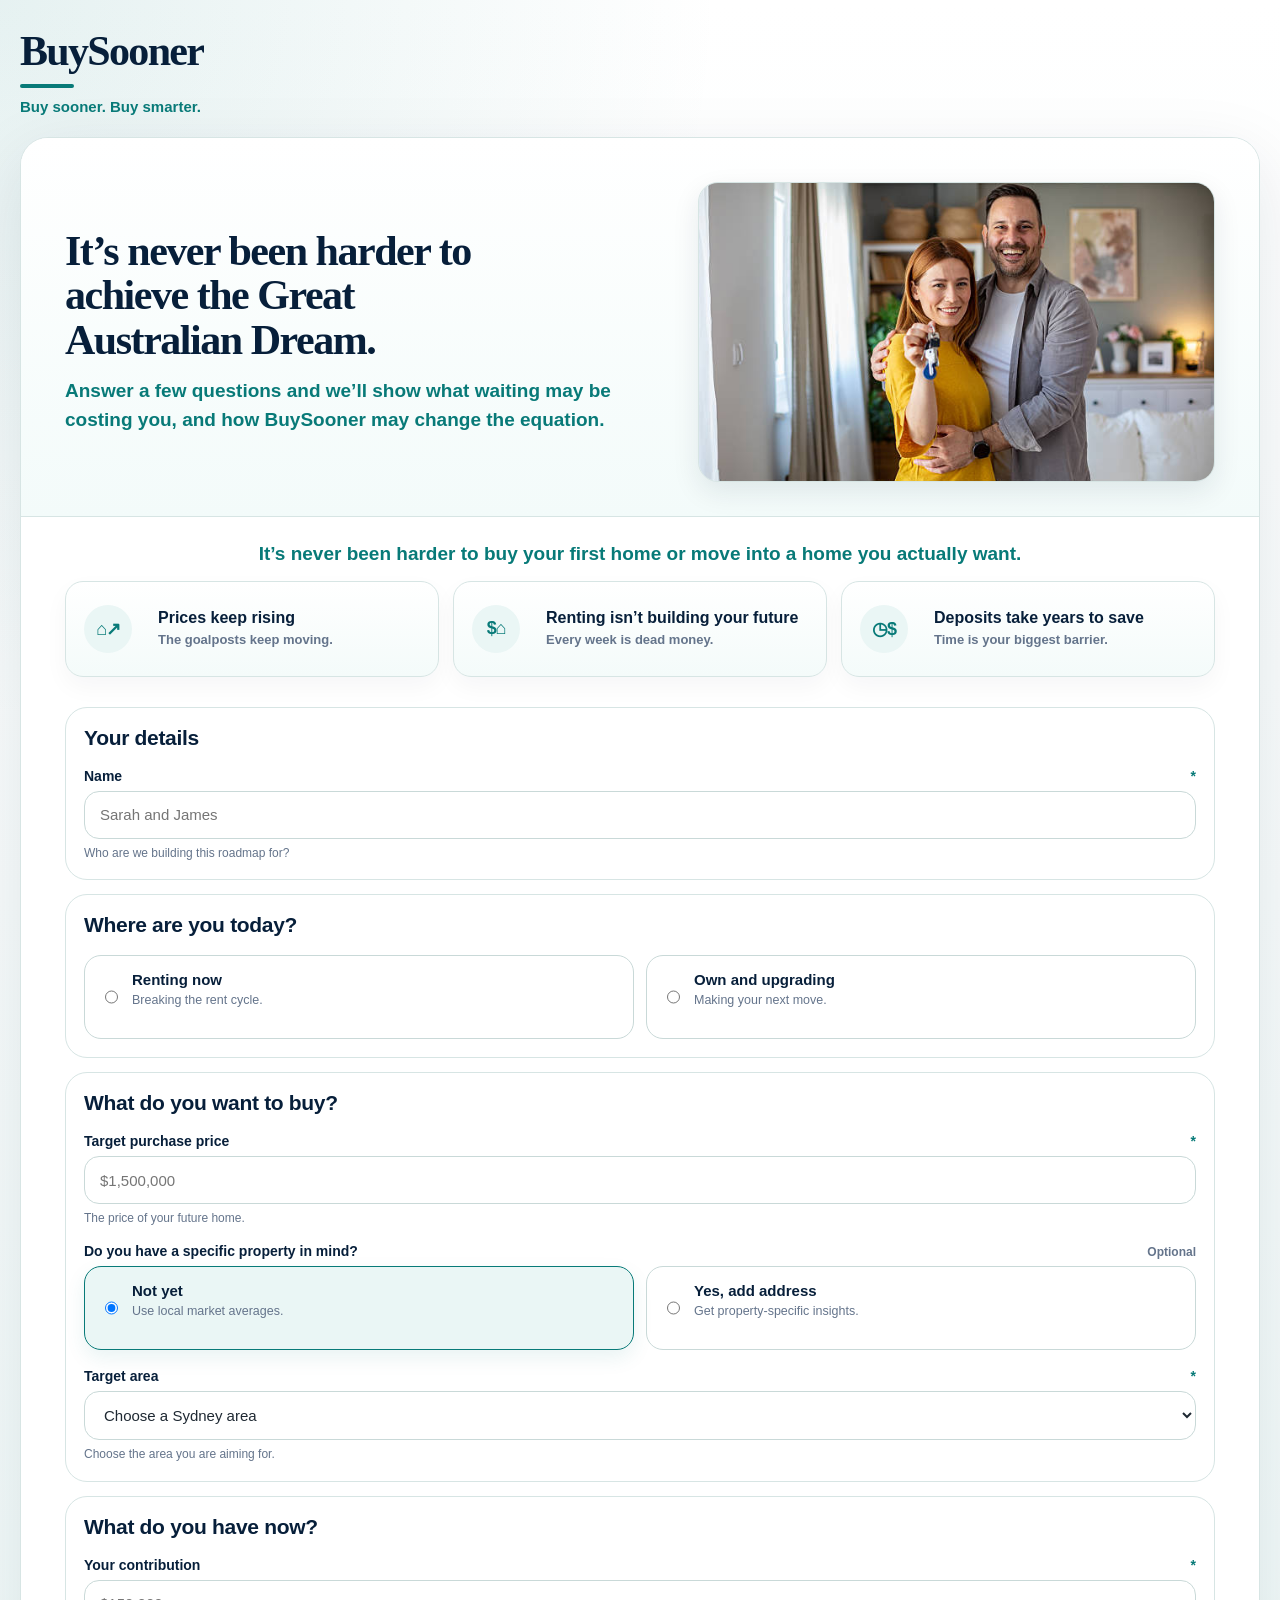
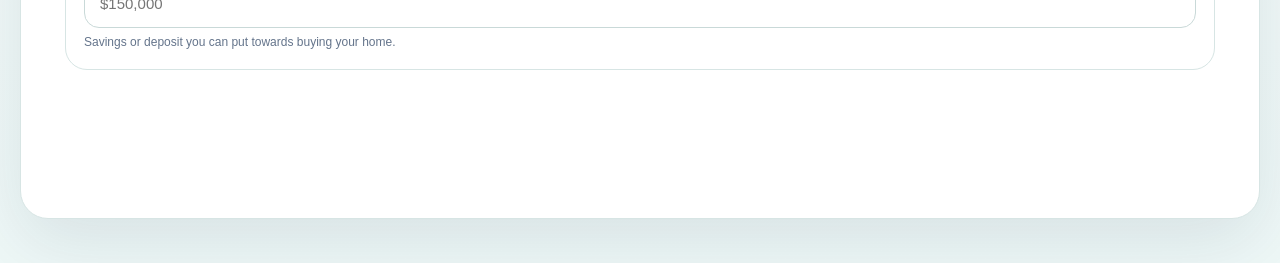
<file: index.html>
<!DOCTYPE html>

<html lang="en-AU">
<head>
<meta charset="utf-8"/>
<meta content="width=device-width, initial-scale=1.0" name="viewport"/>
<title>BuySooner — Linked Prototype</title>
<style>
    :root {
      --navy: #071f3a;
      --teal: #087a78;
      --teal-dark: #056261;
      --pale-teal: #eaf6f5;
      --border: #d7e5e4;
      --text: #1f2933;
      --muted: #64748b;
      --error: #b42318;
      --error-bg: #fff4f2;
      --white: #ffffff;
      --gold: #d99a22;
      --gold-soft: #fff5df;
    }
    * { box-sizing: border-box; }
    body {
      margin: 0;
      font-family: Arial, Helvetica, sans-serif;
      color: var(--text);
      background:
        radial-gradient(circle at top left, rgba(8, 122, 120, 0.10), transparent 32%),
        linear-gradient(180deg, #ffffff 0%, #f7fbfb 48%, #eef8f7 100%);
    }
    .page { min-height: 100vh; display: flex; justify-content: center; padding: 32px 20px 44px; }
    .shell { width: 100%; max-width: 1280px; }
    .screen { display: none; }
    .screen.active { display: block; }
    .brand { display: block; margin-bottom: 22px; }
    .brand-row { display: flex; justify-content: space-between; gap: 20px; align-items: flex-end; margin-bottom: 22px; }
    .brand h1, .brand-block h1 { margin: 0; color: var(--navy); font-family: Georgia, 'Times New Roman', serif; font-size: 42px; letter-spacing: -0.04em; line-height: 0.95; }
    .brand-line { width: 54px; height: 4px; background: var(--teal); border-radius: 999px; margin: 12px 0 10px; }
    .brand p, .brand-block p { margin: 0; color: var(--teal); font-size: 15px; font-weight: 800; }
    .progress { min-width: 270px; text-align: right; }
    .progress-label { color: var(--navy); font-size: 13px; font-weight: 900; margin-bottom: 9px; }
    .progress-track { width: 100%; height: 7px; background: #dbe9e8; border-radius: 999px; overflow: hidden; }
    .progress-bar { height: 100%; background: var(--teal); border-radius: 999px; }
    .card { background: var(--white); border: 1px solid var(--border); border-radius: 28px; box-shadow: 0 22px 70px rgba(7, 31, 58, 0.10); overflow: hidden; }
    .hero { padding: 38px 44px 28px; background: linear-gradient(180deg, #ffffff 0%, #f3fbfa 100%); border-bottom: 1px solid var(--border); }
    .hero h2 { margin: 0 0 12px; color: var(--navy); font-family: Georgia, 'Times New Roman', serif; font-size: 42px; letter-spacing: -0.035em; line-height: 1.05; max-width: 930px; }
    .hero .promise { margin: 0 0 28px; max-width: 860px; color: var(--teal); font-size: 19px; line-height: 1.5; font-weight: 900; }
    .check-title { margin: 0 0 10px; color: var(--navy); font-family: Georgia, 'Times New Roman', serif; font-size: 31px; letter-spacing: -0.025em; line-height: 1.1; }
    .check-copy { margin: 0; max-width: 890px; color: var(--muted); font-size: 15px; line-height: 1.5; font-weight: 700; }
    .form-area, .content { padding: 30px 44px 36px; }
    .fact-title { margin: 0 0 18px; color: var(--teal); font-size: 20px; font-weight: 900; line-height: 1.35; text-align: center; }
    .fact-strip { display: grid; grid-template-columns: repeat(3, 1fr); gap: 0; margin: 0 0 30px; border: 1px solid var(--border); border-radius: 20px; overflow: hidden; background: #ffffff; box-shadow: 0 10px 24px rgba(7, 31, 58, 0.04); }
    .fact-card { display: grid; grid-template-columns: 60px 1fr; gap: 14px; align-items: center; padding: 22px; min-height: 126px; border-right: 1px solid var(--border); }
    .fact-card:last-child { border-right: none; }
    .fact-icon { width: 52px; height: 52px; border-radius: 50%; display: grid; place-items: center; background: var(--pale-teal); color: var(--teal); font-weight: 900; font-size: 24px; }
    .fact-card strong { display: block; color: var(--navy); font-size: 15px; line-height: 1.2; margin-bottom: 5px; }
    .fact-card span { display: block; color: var(--text); font-size: 13px; line-height: 1.3; }
    .error-list { display: none; margin: 0 0 22px; padding: 14px 16px; border-radius: 12px; background: var(--error-bg); border: 1px solid #f4b8ae; color: var(--error); font-size: 13px; line-height: 1.5; }
    .error-list.visible { display: block; }
    .discovery-grid { display: grid; gap: 18px; }
    .section-card { border: 1px solid var(--border); border-radius: 22px; background: #ffffff; padding: 22px; }
    .section-title { margin: 0 0 18px; color: var(--navy); font-size: 21px; font-weight: 900; letter-spacing: -0.015em; }
    .fields { display: grid; grid-template-columns: 1fr 1fr; gap: 18px; }
    .field.full { grid-column: span 2; }
    label.label { display: flex; justify-content: space-between; gap: 10px; align-items: baseline; font-size: 14px; font-weight: 900; color: var(--navy); margin-bottom: 7px; }
    .required::after { content: ' *'; color: var(--teal); }
    .optional { color: var(--muted); font-weight: 800; font-size: 12px; }
    input, select { width: 100%; border: 1px solid #c9d9d8; border-radius: 15px; padding: 14px 15px; font-size: 15px; outline: none; background: #ffffff; color: var(--text); }
    input:focus, select:focus { border-color: var(--teal); box-shadow: 0 0 0 4px rgba(8, 122, 120, 0.12); }
    .help { color: var(--muted); font-size: 12px; line-height: 1.4; margin-top: 6px; }
    .radio-row { display: grid; grid-template-columns: repeat(2, 1fr); gap: 12px; }
    .radio-card { border: 1px solid #c9d9d8; border-radius: 17px; padding: 15px; cursor: pointer; display: flex; gap: 11px; align-items: flex-start; min-height: 84px; }
    .radio-card:hover { border-color: var(--teal); box-shadow: 0 8px 20px rgba(7, 31, 58, 0.05); }
    .radio-card:has(input:checked) { border-color: var(--teal); background: var(--pale-teal); box-shadow: 0 8px 20px rgba(8, 122, 120, 0.09); }
    .radio-card input { width: auto; margin-top: 2px; }
    .radio-title { font-weight: 900; color: var(--navy); margin-bottom: 4px; font-size: 15px; display: block; }
    .radio-help { color: var(--muted); font-size: 12.5px; line-height: 1.35; display: block; }
    .address-box, .area-box, .housing-cost-box, .upgrade-reason-box, .other-reason-box { margin-top: 18px; display: none; }
    .address-box.visible, .area-box.visible, .housing-cost-box.visible, .upgrade-reason-box.visible, .other-reason-box.visible { display: block; }
    .actions { margin-top: 30px; display: grid; grid-template-columns: minmax(280px, auto) auto 1fr; gap: 16px; align-items: center; }
    button { appearance: none; border: none; border-radius: 999px; padding: 16px 26px; font-size: 15px; font-weight: 900; cursor: pointer; }
    .primary { background: var(--teal); color: #ffffff; box-shadow: 0 10px 24px rgba(8, 122, 120, 0.22); }
    .primary:hover { background: var(--teal-dark); }
    .secondary { background: var(--pale-teal); color: var(--navy); }
    .safety { color: var(--muted); font-size: 14px; line-height: 1.4; }
    .safety strong { display: block; color: var(--navy); font-size: 14px; margin-bottom: 3px; }
    #resetButton { background: transparent; color: var(--muted); box-shadow: none; padding-left: 8px; padding-right: 8px; }
    .confirm-panel { display: none; margin-top: 46px; padding: 34px; border-radius: 26px; border: 2px solid rgba(8,122,120,0.22); background: linear-gradient(180deg, #f3fbfa 0%, #ffffff 100%); box-shadow: 0 18px 42px rgba(7,31,58,0.08); }
    .confirm-panel.visible { display: block; }
    .confirm-panel h3 { margin: 0 0 8px; color: var(--navy); font-family: Georgia, 'Times New Roman', serif; font-size: 40px; letter-spacing: -0.04em; }
    .confirm-intro { margin: 0 0 22px; color: var(--teal); font-weight: 900; line-height: 1.45; font-size: 16px; }
    .confirm-table { width: 100%; border-collapse: collapse; overflow: hidden; border-radius: 18px; border: 1px solid var(--border); background: #ffffff; margin-bottom: 22px; }
    .confirm-table th, .confirm-table td { text-align: left; vertical-align: top; padding: 14px 16px; border-bottom: 1px solid var(--border); font-size: 13px; line-height: 1.4; }
    .confirm-table th { color: var(--navy); background: var(--pale-teal); font-weight: 900; }
    .confirm-table tr:last-child td { border-bottom: none; }
    .confirm-detail { color: var(--navy); font-weight: 900; white-space: nowrap; }
    .emotional-close { margin: 0 0 20px; padding: 18px 20px; border-radius: 18px; background: var(--pale-teal); color: var(--navy); font-weight: 900; line-height: 1.45; }
    .confirm-buttons { display: flex; gap: 12px; align-items: center; flex-wrap: wrap; }

    .hero-line { width: 54px; height: 4px; background: var(--teal); border-radius: 999px; margin: 0 0 18px; }
    .personal-line { margin-top: 18px; display: inline-block; padding: 12px 14px; border: 1px solid var(--border); border-radius: 999px; background: #ffffff; color: var(--teal); font-size: 13px; font-weight: 900; }
    .waiting-tax { display: grid; grid-template-columns: 84px 1fr minmax(280px, 360px); gap: 20px; align-items: center; padding: 22px 26px; border-radius: 20px; background: linear-gradient(180deg, #f6fbfb 0%, #ffffff 100%); border: 1px solid var(--border); margin-bottom: 20px; }
    .market-panel { align-self: stretch; border-left: 1px solid var(--border); padding-left: 20px; display: grid; align-content: center; gap: 12px; }
    .market-panel h4 { margin: 0; color: var(--navy); font-size: 15px; font-weight: 900; }
    .market-panel p { margin: 0; color: var(--muted); font-size: 12.5px; line-height: 1.4; font-weight: 700; }
    .market-controls { display: grid; grid-template-columns: 1fr 1fr; gap: 10px; }
    .market-field label { display: block; color: var(--navy); font-size: 11px; line-height: 1.2; font-weight: 900; text-transform: uppercase; letter-spacing: 0.04em; margin-bottom: 5px; }
    .market-field select, .market-field input { padding: 10px 11px; border-radius: 12px; font-size: 13px; font-weight: 800; }
    .custom-growth { display: none; margin-top: 8px; }
    .custom-growth.visible { display: block; }
    .market-note { color: var(--muted); font-size: 11.5px; line-height: 1.35; font-weight: 700; }
    .big-icon { width: 70px; height: 70px; border-radius: 50%; display: grid; place-items: center; background: var(--teal); color: #ffffff; font-size: 34px; font-weight: 900; }
    .waiting-tax .label { color: var(--teal); font-weight: 900; font-size: 22px; margin-bottom: 2px; }
    .waiting-tax .amount { color: var(--teal); font-weight: 900; font-size: 58px; line-height: 0.95; letter-spacing: -0.04em; font-family: Georgia, 'Times New Roman', serif; }
    .waiting-tax .subtext { margin-top: 8px; color: var(--navy); font-size: 16px; font-weight: 800; }
    .two-cards { display: grid; grid-template-columns: 1fr 1fr; gap: 18px; align-items: stretch; position: relative; margin-bottom: 20px; }
    .plus-circle { position: absolute; left: 50%; top: 50%; transform: translate(-50%, -50%); width: 44px; height: 44px; border-radius: 50%; background: var(--teal); color: #ffffff; display: grid; place-items: center; font-size: 28px; font-weight: 900; box-shadow: 0 10px 20px rgba(8, 122, 120, 0.20); z-index: 2; }
    .insight-card { border: 1px solid var(--border); border-radius: 20px; background: #ffffff; padding: 22px; min-height: 310px; }
    .number-badge { width: 30px; height: 30px; border-radius: 50%; background: var(--teal); color: #ffffff; display: grid; place-items: center; font-weight: 900; margin-bottom: 16px; }
    .insight-top { display: grid; grid-template-columns: 74px 1fr; gap: 16px; align-items: start; margin-bottom: 16px; }
    .line-icon { width: 68px; height: 68px; border-radius: 50%; display: grid; place-items: center; background: var(--pale-teal); color: var(--navy); font-size: 34px; font-weight: 900; }
    .insight-card h4 { margin: 0 0 8px; color: var(--navy); font-size: 17px; font-weight: 900; }
    .insight-card p { margin: 0; color: var(--navy); font-size: 13px; line-height: 1.45; font-weight: 700; }
    .cost-box { margin-top: 16px; border-radius: 16px; background: #f4fbfa; border: 1px solid var(--border); padding: 16px; }
    .cost-label { color: var(--muted); font-size: 13px; font-weight: 900; margin-bottom: 4px; }
    .cost-amount { color: var(--teal); font-family: Georgia, 'Times New Roman', serif; font-size: 34px; font-weight: 900; letter-spacing: -0.03em; line-height: 1; margin-bottom: 4px; }
    .cost-text { color: var(--navy); font-size: 13px; line-height: 1.35; font-weight: 800; }
    .choice { background: var(--navy); border-radius: 22px; padding: 18px; color: #ffffff; margin-bottom: 16px; }
    .choice h3 { margin: 0 0 14px; text-align: center; color: #ffffff; font-size: 20px; font-weight: 900; }
    .choice-grid { display: grid; grid-template-columns: 1fr 56px 1fr; gap: 12px; align-items: stretch; }
    .choice-card { background: #ffffff; color: var(--navy); border-radius: 16px; padding: 18px; display: grid; grid-template-columns: 60px 1fr; gap: 14px; align-items: center; min-height: 130px; }
    .choice-icon { width: 54px; height: 54px; border-radius: 50%; display: grid; place-items: center; background: var(--pale-teal); color: var(--teal); font-size: 27px; font-weight: 900; }
    .red { color: #c62828; font-weight: 900; font-size: 15px; margin-bottom: 3px; }
    .green { color: var(--teal); font-weight: 900; font-size: 15px; margin-bottom: 3px; }
    .choice-number { color: var(--teal); font-weight: 900; font-size: 22px; line-height: 1; margin-bottom: 4px; }
    .choice-copy { color: var(--navy); font-size: 12.5px; line-height: 1.35; font-weight: 800; }
    .or-circle { width: 52px; height: 52px; border-radius: 50%; background: #ffffff; color: var(--navy); display: grid; place-items: center; font-size: 13px; font-weight: 900; justify-self: center; align-self: center; }
    .assumptions { display: flex; justify-content: space-between; gap: 20px; align-items: center; color: var(--muted); font-size: 12.5px; line-height: 1.45; margin-top: 14px; }
    .mini-brand { display: flex; gap: 8px; align-items: center; color: var(--navy); font-weight: 900; white-space: nowrap; }
    .home-mark { width: 28px; height: 24px; position: relative; border: 3px solid var(--teal); border-top: none; border-radius: 2px; }
    .home-mark::before { content: ''; position: absolute; left: -4px; top: -13px; width: 22px; height: 22px; border-left: 3px solid var(--teal); border-top: 3px solid var(--teal); transform: rotate(45deg); }

    .section-heading { display: grid; grid-template-columns: 1fr auto 1fr; gap: 16px; align-items: center; color: var(--navy); font-family: Georgia, 'Times New Roman', serif; font-size: 30px; font-weight: 900; letter-spacing: -0.03em; text-align: center; margin: 0 0 10px; }
    .illustrative-note { margin: 0 0 22px; text-align: center; color: var(--muted); font-size: 12.5px; font-weight: 800; }
    .section-heading::before, .section-heading::after { content: ''; height: 2px; background: var(--border); }
    .reality-grid, .shift-grid { display: grid; grid-template-columns: repeat(3, 1fr); gap: 16px; margin-bottom: 28px; }
    .reality-card, .shift-card { border: 1px solid var(--border); border-radius: 20px; background: #ffffff; padding: 20px; min-height: 180px; box-shadow: 0 10px 24px rgba(7, 31, 58, 0.04); }
    .reality-icon { width: 46px; height: 46px; border-radius: 50%; background: var(--pale-teal); color: var(--teal); display: grid; place-items: center; font-size: 23px; font-weight: 900; margin-bottom: 14px; }
    .card-label, .shift-card h4 { color: var(--navy); font-size: 15px; font-weight: 900; margin: 0 0 8px; }
    .card-value { color: var(--teal); font-family: Georgia, 'Times New Roman', serif; font-size: 34px; font-weight: 900; line-height: 1; letter-spacing: -0.035em; margin-bottom: 10px; }
    .card-copy, .shift-card p { color: var(--muted); font-size: 13px; line-height: 1.4; font-weight: 700; margin: 0; }
    .bridge { border: 1px solid var(--border); border-radius: 24px; background: linear-gradient(180deg, #ffffff 0%, #f4fbfa 100%); padding: 28px; margin-bottom: 28px; }
    .bridge h3 { margin: 0 0 22px; text-align: center; color: var(--navy); font-family: Georgia, 'Times New Roman', serif; font-size: 30px; letter-spacing: -0.03em; }
    .equation { display: grid; grid-template-columns: 1fr 48px 1fr 48px 1fr; gap: 12px; align-items: center; margin-bottom: 22px; }
    .equation-card { min-height: 132px; border-radius: 20px; background: #ffffff; border: 1px solid var(--border); padding: 20px; text-align: center; display: grid; align-content: center; }
    .equation-card strong { display: block; color: var(--teal); font-family: Georgia, 'Times New Roman', serif; font-size: 31px; line-height: 1; letter-spacing: -0.035em; margin-bottom: 8px; }
    .equation-card span { display: block; color: var(--navy); font-size: 13px; font-weight: 900; text-transform: uppercase; letter-spacing: 0.04em; }
    .symbol { width: 48px; height: 48px; border-radius: 50%; background: var(--teal); color: #ffffff; display: grid; place-items: center; font-size: 26px; font-weight: 900; justify-self: center; }
    .result-line { margin: 0; padding: 16px 18px; border-radius: 16px; background: var(--navy); color: #ffffff; text-align: center; font-size: 15px; line-height: 1.45; font-weight: 900; }
    .footer-statement { display: grid; grid-template-columns: 54px 1fr; gap: 14px; align-items: center; background: var(--navy); color: #ffffff; border-radius: 22px; padding: 20px 22px; font-size: 18px; line-height: 1.35; font-weight: 900; }
    .footer-icon { width: 50px; height: 50px; border-radius: 50%; display: grid; place-items: center; background: rgba(255,255,255,0.12); color: #ffffff; font-size: 26px; font-weight: 900; }


    .ownership-grid { display: grid; grid-template-columns: 1fr 1fr; gap: 18px; margin-bottom: 20px; }
    .ownership-panel { border-radius: 20px; border: 1px solid var(--border); background: #ffffff; overflow: hidden; }
    .ownership-panel-header { padding: 13px 16px; font-size: 13px; font-weight: 900; text-transform: uppercase; letter-spacing: 0.04em; text-align: center; }
    .ownership-gains .ownership-panel-header { color: var(--teal); background: var(--pale-teal); }
    .ownership-costs .ownership-panel-header { color: #b36b00; background: #fff5df; }
    .ownership-line { display: grid; grid-template-columns: 50px 1fr auto; gap: 12px; align-items: center; padding: 15px 16px; border-bottom: 1px solid var(--border); }
    .ownership-line:last-child { border-bottom: none; }
    .own-icon { width: 42px; height: 42px; border-radius: 50%; background: var(--teal); color: #ffffff; display: grid; place-items: center; font-size: 20px; font-weight: 900; }
    .ownership-costs .own-icon { background: #d99a22; }
    .own-label { color: var(--navy); font-size: 13px; font-weight: 900; margin-bottom: 4px; }
    .own-copy { color: var(--muted); font-size: 11.5px; line-height: 1.35; font-weight: 700; }
    .own-amount { color: var(--teal); font-size: 18px; font-weight: 900; white-space: nowrap; }
    .ownership-costs .own-amount { color: #c77b00; }
    .own-total { display: flex; justify-content: space-between; gap: 12px; align-items: center; padding: 16px; font-size: 14px; font-weight: 900; color: var(--teal); background: #f8fcfb; }
    .ownership-costs .own-total { color: #c77b00; background: #fffaf0; }
    .bottom-line-box { display: grid; grid-template-columns: 0.92fr 1.08fr; gap: 20px; padding: 22px; border-radius: 22px; border: 1px solid var(--border); background: linear-gradient(180deg, #ffffff 0%, #f4fbfa 100%); margin-bottom: 18px; }
    .bottom-line-left { display: grid; grid-template-columns: 72px 1fr; gap: 16px; align-items: center; border-right: 1px solid var(--border); padding-right: 18px; }
    .trophy { width: 62px; height: 62px; border-radius: 50%; background: var(--teal); color: #ffffff; display: grid; place-items: center; font-size: 32px; font-weight: 900; }
    .bottom-heading { color: var(--navy); font-size: 20px; font-weight: 900; margin-bottom: 8px; }
    .bottom-metric { color: var(--teal); font-family: Georgia, 'Times New Roman', serif; font-size: 34px; line-height: 1.05; font-weight: 900; letter-spacing: -0.03em; }
    .bottom-metric span { display: block; color: var(--navy); font-family: Arial, Helvetica, sans-serif; font-size: 17px; letter-spacing: 0; margin-top: 3px; }
    .bottom-right h4 { margin: 0 0 10px; color: var(--navy); font-size: 17px; font-weight: 900; }
    .bottom-right p { margin: 0 0 10px; color: var(--text); font-size: 13px; line-height: 1.45; font-weight: 700; }
    .result-list { margin: 0; padding: 0; list-style: none; display: grid; gap: 6px; }
    .result-list li { display: grid; grid-template-columns: 22px 1fr; gap: 8px; align-items: start; font-size: 12.5px; line-height: 1.35; color: var(--text); font-weight: 800; }
    .small-check { width: 20px; height: 20px; border-radius: 50%; background: var(--teal); color: #ffffff; display: grid; place-items: center; font-size: 13px; font-weight: 900; }
    .footer-strip { display: grid; grid-template-columns: 42px 1fr auto; gap: 12px; align-items: center; border-radius: 16px; background: var(--navy); color: #ffffff; padding: 14px 18px; font-size: 13px; font-weight: 900; }
    .footer-strip span:last-child { color: #ffcf46; }
    .footer-home { width: 34px; height: 34px; border-radius: 50%; display: grid; place-items: center; background: rgba(255,255,255,0.12); color: #ffffff; font-size: 20px; }

    @media (max-width: 900px) {
      .brand, .brand-row { display: block; }
      .progress { margin-top: 18px; text-align: left; }
      .hero h2 { font-size: 34px; }
      .fact-strip, .fields, .radio-row, .reality-grid, .shift-grid { grid-template-columns: 1fr; }
      .field.full { grid-column: span 1; }
      .actions { grid-template-columns: 1fr; }
      .waiting-tax, .insight-top, .choice-card { grid-template-columns: 1fr; }
      .market-panel { border-left: none; border-top: 1px solid var(--border); padding-left: 0; padding-top: 18px; }
      .market-controls { grid-template-columns: 1fr; }
      .two-cards, .choice-grid, .equation { grid-template-columns: 1fr; }
      .plus-circle, .or-circle { position: static; transform: none; margin: 0 auto; }
      .assumptions { display: block; }
      .mini-brand { margin-top: 12px; }
      .symbol { margin: 0 auto; }
    }
    @media (max-width: 560px) {
      .page { padding: 22px 12px; }
      .hero, .form-area, .content { padding-left: 20px; padding-right: 20px; }
      .brand h1, .brand-block h1 { font-size: 36px; }
      .waiting-tax .amount { font-size: 44px; }
      .section-heading { font-size: 25px; }
    }
  

    /* Final UX pass and Page 5 */
    #screen1 .section-card { padding: 18px; }
    #screen1 .discovery-grid { gap: 14px; }
    #screen1 .form-area { padding-top: 24px; }
    #screen1 .fact-title { font-size: 19px; margin-bottom: 14px; }
    #screen1 .fact-card { min-height: 96px; padding: 16px; }
    #screen1 .fact-icon { width: 46px; height: 46px; }
    #screen1ActionBar { position: sticky; bottom: 18px; z-index: 20; background: rgba(255,255,255,0.94); border: 1px solid var(--border); border-radius: 999px; padding: 12px 14px; box-shadow: 0 14px 40px rgba(7,31,58,0.12); backdrop-filter: blur(10px); }
    #screen1.confirm-mode .fact-title,
    #screen1.confirm-mode .fact-strip,
    #screen1.confirm-mode .discovery-grid,
    #screen1.confirm-mode #screen1ActionBar,
    #screen1.confirm-mode #errors { display: none !important; }
    #screen1.confirm-mode .confirm-panel { display: block !important; margin-top: 0; }
    #screen1.confirm-mode .form-area { padding-top: 34px; }

    .scenario-chip { display: inline-block; margin-bottom: 8px; padding: 7px 10px; border-radius: 999px; background: var(--pale-teal); color: var(--navy); font-size: 12px; font-weight: 900; }
    .market-panel { align-self: stretch; border-left: 0; border: 1px solid rgba(215,229,228,0.9); border-radius: 16px; padding: 14px; background: rgba(234,246,245,0.42); gap: 10px; }
    .market-panel h4 { font-size: 14px; }
    .market-panel p { font-size: 11.5px; line-height: 1.35; }
    .market-controls { gap: 8px; }
    .market-field select, .market-field input { padding: 8px 9px; min-height: 38px; }
    .market-note { font-size: 10.8px; }
    .insight-card { padding: 18px; min-height: 270px; }
    .insight-top { margin-bottom: 12px; }
    .choice { padding: 22px; }
    .choice h3 { font-size: 22px; }
    .choice-card { min-height: 145px; padding: 22px; }
    .choice-card .red, .choice-card .green { font-size: 17px; }

    #screenBridge .content { padding-top: 24px; }
    #screenBridge .reality-grid { gap: 14px; margin-bottom: 22px; }
    #screenBridge .reality-card { padding: 16px; min-height: 145px; }
    #screenBridge .bridge { padding: 22px; margin-bottom: 24px; box-shadow: 0 12px 30px rgba(7,31,58,0.06); }
    #screenBridge .bridge h3 { margin-bottom: 18px; }
    #screenBridge .equation-card { min-height: 110px; padding: 16px; }
    #screenBridge .symbol { width: 58px; height: 58px; font-size: 30px; }
    #screenBridge .result-line { margin-top: 2px; }
    #screenBridge .shift-grid { gap: 14px; }
    #screenBridge .shift-card { min-height: 135px; padding: 18px; }
    #screenBridge .shift-card h4 { font-size: 18px; margin-bottom: 8px; }

    #screenOwnership .hero { padding-top: 30px; padding-bottom: 20px; }
    #screenOwnership .bottom-line-box { padding: 28px; background: linear-gradient(180deg, #eef8f7 0%, #ffffff 100%); border-width: 2px; }
    #screenOwnership .bottom-metric { font-size: 38px; }
    #screenOwnership .footer-strip { background: #f4fbfa; color: var(--navy); border: 1px solid var(--border); padding: 12px 16px; min-height: 0; }
    #screenOwnership .footer-home { background: var(--pale-teal); color: var(--teal); }
    #screenOwnership .footer-strip span:last-child { color: var(--teal); }

    .ready-hero { padding-bottom: 24px; }
    .ready-content { padding-top: 26px; }
    .reassurance-grid { display: grid; grid-template-columns: repeat(4, 1fr); gap: 14px; margin-bottom: 28px; }
    .reassurance-card { background: #fff; border: 1px solid var(--border); border-radius: 18px; padding: 17px; min-height: 160px; }
    .reassurance-icon { width: 44px; height: 44px; border-radius: 50%; background: var(--pale-teal); color: var(--teal); display: grid; place-items: center; font-weight: 900; font-size: 22px; margin-bottom: 12px; }
    .reassurance-card h4 { margin: 0 0 8px; color: var(--navy); font-size: 15px; font-weight: 900; }
    .reassurance-card p { margin: 0; color: var(--text); font-size: 12.5px; line-height: 1.4; font-weight: 700; }
    .ready-heading { margin: 8px 0 18px; color: var(--navy); font-family: Georgia, 'Times New Roman', serif; font-size: 34px; letter-spacing: -0.035em; }
    .next-step-grid { display: grid; grid-template-columns: 0.9fr 1.1fr; gap: 18px; align-items: stretch; margin-bottom: 18px; }
    .apply-card, .report-card, .save-card { border: 1px solid var(--border); border-radius: 22px; background: #fff; padding: 24px; }
    .apply-card { background: linear-gradient(180deg, #eef8f7 0%, #ffffff 100%); border-width: 2px; }
    .apply-card h4, .report-card h4, .save-card h4 { margin: 0 0 8px; color: var(--teal); font-size: 13px; font-weight: 900; text-transform: uppercase; letter-spacing: .04em; }
    .apply-card h3, .report-card h3 { margin: 0 0 10px; color: var(--navy); font-family: Georgia, 'Times New Roman', serif; font-size: 28px; letter-spacing: -0.03em; }
    .apply-card p, .report-card p, .save-card p { margin: 0 0 14px; color: var(--text); font-size: 13px; line-height: 1.45; font-weight: 700; }
    .step-pill { width: 34px; height: 34px; border-radius: 50%; display: grid; place-items: center; background: var(--teal); color: #fff; font-weight: 900; margin-bottom: 14px; }
    .step-pill.pale { background: var(--pale-teal); color: var(--teal); }
    .report-card { display: grid; grid-template-columns: 210px 1fr; gap: 20px; align-items: center; background: #f8fcfb; }
    .report-graphic { min-height: 230px; border-radius: 18px; background: linear-gradient(180deg, #ffffff 0%, #eaf6f5 100%); border: 1px solid var(--border); display: grid; place-items: center; }
    .report-sheet { width: 145px; min-height: 175px; border-radius: 14px; background: #fff; box-shadow: 0 12px 30px rgba(7,31,58,.12); padding: 18px; }
    .report-line { height: 9px; border-radius: 99px; background: #d7e5e4; margin-bottom: 11px; }
    .report-line.strong { background: var(--teal); width: 92%; }
    .report-line.short { width: 60%; }
    .report-box-row { display: grid; grid-template-columns: repeat(3,1fr); gap: 8px; margin-top: 28px; }
    .report-box-row span { height: 34px; border-radius: 8px; background: var(--pale-teal); }
    .report-items { display: grid; gap: 8px; }
    .report-items div { display: grid; grid-template-columns: 22px 1fr; gap: 8px; align-items: start; }
    .report-items span { width: 20px; height: 20px; border-radius: 50%; background: var(--teal); color: #fff; display: grid; place-items: center; font-size: 12px; font-weight: 900; }
    .report-items p { margin: 0; font-size: 12.6px; line-height: 1.35; }
    .save-card { display: flex; justify-content: space-between; gap: 18px; align-items: center; padding: 18px 20px; background: #fff; }
    .save-card h4 { color: var(--navy); text-transform: none; font-size: 16px; letter-spacing: 0; }
    .save-card p { margin: 0; }
    .final-disclaimer { margin: 22px 0 0; padding-top: 16px; border-top: 1px solid var(--border); color: var(--muted); font-size: 11.5px; line-height: 1.45; max-width: 900px; }

    @media (max-width: 1000px) { .reassurance-grid, .next-step-grid, .report-card { grid-template-columns: 1fr; } }
    @media (max-width: 900px) { #screen1ActionBar { position: static; border-radius: 22px; } .waiting-tax { grid-template-columns: 1fr; } .market-panel { border-left: none; } }


    /* Hybrid visual upgrade layer */
    .market-movement {
      margin-top: 16px;
      max-width: 430px;
      padding: 14px 16px;
      border-radius: 16px;
      background: rgba(234,246,245,0.65);
      border: 1px solid var(--border);
    }
    .movement-row {
      display: grid;
      grid-template-columns: 1fr 58px 1fr;
      gap: 10px;
      align-items: center;
    }
    .movement-point {
      background: #ffffff;
      border: 1px solid var(--border);
      border-radius: 14px;
      padding: 10px 12px;
      min-height: 72px;
    }
    .movement-label {
      color: var(--muted);
      font-size: 11px;
      font-weight: 900;
      text-transform: uppercase;
      letter-spacing: .05em;
      margin-bottom: 4px;
    }
    .movement-value {
      color: var(--navy);
      font-family: Georgia, 'Times New Roman', serif;
      font-size: 22px;
      font-weight: 900;
      letter-spacing: -0.03em;
    }
    .movement-arrow {
      display: grid;
      place-items: center;
      color: var(--teal);
      font-size: 28px;
      font-weight: 900;
    }
    .movement-caption {
      margin-top: 10px;
      color: var(--teal);
      font-size: 12px;
      line-height: 1.35;
      font-weight: 900;
    }

    .deposit-bridge-visual {
      position: relative;
      padding-top: 10px;
    }
    .deposit-bridge-visual::before {
      content: '';
      position: absolute;
      left: 15%;
      right: 15%;
      top: 70px;
      height: 3px;
      border-radius: 999px;
      background: linear-gradient(90deg, rgba(8,122,120,0.18), rgba(8,122,120,0.75), rgba(8,122,120,0.18));
      z-index: 0;
    }
    .deposit-bridge-visual .equation-card,
    .deposit-bridge-visual .symbol { position: relative; z-index: 1; }
    .deposit-bridge-visual .equation-card:nth-of-type(2) {
      border-color: rgba(8,122,120,0.35);
      box-shadow: 0 12px 30px rgba(8,122,120,0.09);
    }
    .milestone-note {
      display: inline-block;
      margin-top: 8px;
      padding: 5px 9px;
      border-radius: 999px;
      background: var(--pale-teal);
      color: var(--teal);
      font-size: 11px;
      font-weight: 900;
      text-transform: none;
      letter-spacing: 0;
    }

    .ownership-timeline {
      margin: 24px 44px 0;
      padding: 20px;
      border-radius: 22px;
      background: linear-gradient(180deg, #ffffff 0%, #f4fbfa 100%);
      border: 1px solid var(--border);
    }
    .ownership-timeline-title {
      margin: 0 0 16px;
      color: var(--navy);
      font-size: 16px;
      font-weight: 900;
    }
    .timeline-steps {
      display: grid;
      grid-template-columns: repeat(4, 1fr);
      gap: 14px;
      position: relative;
    }
    .timeline-steps::before {
      content: '';
      position: absolute;
      left: 8%;
      right: 8%;
      top: 26px;
      height: 3px;
      border-radius: 999px;
      background: rgba(8,122,120,0.22);
      z-index: 0;
    }
    .timeline-step {
      position: relative;
      z-index: 1;
      text-align: center;
      display: grid;
      justify-items: center;
      gap: 8px;
    }
    .timeline-icon {
      width: 54px;
      height: 54px;
      border-radius: 50%;
      display: grid;
      place-items: center;
      background: var(--teal);
      color: #ffffff;
      font-size: 23px;
      font-weight: 900;
      box-shadow: 0 10px 24px rgba(8,122,120,0.18);
    }
    .timeline-step h4 {
      margin: 0;
      color: var(--navy);
      font-size: 14px;
      font-weight: 900;
    }
    .timeline-step p {
      margin: 0;
      color: var(--muted);
      font-size: 12px;
      line-height: 1.35;
      font-weight: 700;
      max-width: 170px;
    }

    .ready-hero-split {
      display: grid;
      grid-template-columns: minmax(0, 1fr) 360px;
      gap: 28px;
      align-items: center;
    }
    .ready-hero-split .promise { margin-bottom: 0; }
    .final-trust-visual {
      position: relative;
      min-height: 230px;
      border-radius: 24px;
      overflow: hidden;
      border: 1px solid var(--border);
      background:
        radial-gradient(circle at 68% 36%, rgba(255,255,255,0.94) 0 7%, transparent 8%),
        linear-gradient(135deg, #dbeceb 0%, #ffffff 45%, #cfe5e2 100%);
      box-shadow: 0 18px 42px rgba(7,31,58,0.10);
    }
    .final-home-shape {
      position: absolute;
      right: 24px;
      top: 42px;
      width: 190px;
      height: 118px;
      border-radius: 16px;
      background: rgba(255,255,255,0.75);
      border: 1px solid rgba(7,31,58,0.08);
    }
    .final-home-shape::before {
      content: '';
      position: absolute;
      left: 25px;
      top: -34px;
      width: 132px;
      height: 72px;
      transform: skew(-24deg);
      background: var(--navy);
      border-radius: 12px 12px 0 0;
      opacity: 0.9;
    }
    .final-badge {
      position: absolute;
      left: 22px;
      right: 22px;
      bottom: 22px;
      display: grid;
      grid-template-columns: 42px 1fr;
      gap: 12px;
      align-items: center;
      border-radius: 16px;
      padding: 14px 16px;
      background: rgba(8,122,120,0.96);
      color: #ffffff;
      font-size: 14px;
      line-height: 1.25;
      font-weight: 900;
      box-shadow: 0 14px 30px rgba(7,31,58,0.16);
    }
    .final-badge-icon {
      width: 42px;
      height: 42px;
      border-radius: 50%;
      border: 2px solid rgba(255,255,255,0.8);
      display: grid;
      place-items: center;
      font-size: 20px;
    }

    .proof-strip {
      display: grid;
      grid-template-columns: repeat(4, 1fr);
      gap: 10px;
      margin-bottom: 24px;
      border: 1px solid var(--border);
      border-radius: 18px;
      background: #ffffff;
      overflow: hidden;
    }
    .proof-item {
      display: grid;
      grid-template-columns: 34px 1fr;
      gap: 9px;
      align-items: center;
      padding: 12px 14px;
      border-right: 1px solid var(--border);
      min-height: 70px;
    }
    .proof-item:last-child { border-right: none; }
    .proof-icon {
      width: 34px;
      height: 34px;
      border-radius: 50%;
      background: var(--pale-teal);
      color: var(--teal);
      display: grid;
      place-items: center;
      font-size: 17px;
      font-weight: 900;
    }
    .proof-text {
      color: var(--text);
      font-size: 12.5px;
      line-height: 1.3;
      font-weight: 700;
    }
    .proof-text strong {
      color: var(--navy);
      font-weight: 900;
    }

    #screenReady .apply-card {
      display: grid;
      align-content: start;
      min-height: 0;
      padding: 22px;
    }
    #screenReady .report-card {
      box-shadow: 0 12px 34px rgba(7,31,58,0.06);
    }

    @media (max-width: 1000px) {
      .proof-strip, .timeline-steps, .ready-hero-split { grid-template-columns: 1fr; }
      .proof-item { border-right: none; border-bottom: 1px solid var(--border); }
      .proof-item:last-child { border-bottom: none; }
      .timeline-steps::before { display: none; }
      .ownership-timeline { margin: 20px 20px 0; }
    }
    @media (max-width: 900px) {
      .movement-row { grid-template-columns: 1fr; }
      .movement-arrow { transform: rotate(90deg); }
      .deposit-bridge-visual::before { display: none; }
      .final-trust-visual { min-height: 220px; }
    }

  

/* Visual refinement pass - coded from briefing */
.hero-with-image {
  display: grid;
  grid-template-columns: minmax(0, 1fr) minmax(320px, 40%);
  gap: 30px;
  align-items: center;
}
.hero-with-image .hero-copy { min-width: 0; }
.hero-with-image .hero-copy .promise { max-width: 760px; }
.hero-image-panel {
  width: 100%;
  height: clamp(220px, 24vw, 300px);
  border-radius: 24px;
  overflow: hidden;
  border: 1px solid var(--border);
  box-shadow: 0 18px 42px rgba(7,31,58,0.12);
  background: var(--pale-teal);
}
.hero-image-panel img,
.final-trust-visual img,
.report-graphic img {
  width: 100%;
  height: 100%;
  display: block;
  object-fit: cover;
}
#screen1 .hero-image-panel img { object-position: 52% 45%; }
#screen2 .hero-image-panel img,
#screenCompromise .hero-image-panel img { object-position: 50% 52%; }
#screenBridge .hero-image-panel img { object-position: 50% 45%; }
#screenOwnership .hero-image-panel img { object-position: 50% 52%; }
#screenReady .photo-panel img { object-position: 50% 50%; }

/* Page 1 problem cards */
.fact-strip {
  gap: 14px !important;
  border: 0 !important;
  background: transparent !important;
  box-shadow: none !important;
  overflow: visible !important;
}
.fact-card {
  border: 1px solid var(--border) !important;
  border-radius: 18px;
  background: linear-gradient(180deg, #ffffff 0%, #f4fbfa 100%);
  box-shadow: 0 10px 24px rgba(7,31,58,0.04);
  min-height: 96px !important;
  padding: 17px 18px !important;
}
.fact-card:last-child { border-right: 1px solid var(--border) !important; }
.fact-icon {
  width: 48px !important;
  height: 48px !important;
  font-size: 18px !important;
  letter-spacing: -0.06em;
}
.fact-card strong { font-size: 16px; }
.fact-card span { color: var(--muted); font-weight: 700; }

/* Page 2 explanation cards */
.insight-card {
  padding: 18px !important;
  min-height: 260px !important;
}
.insight-top {
  grid-template-columns: 62px 1fr !important;
  gap: 14px !important;
  margin-bottom: 12px !important;
}
.line-icon {
  width: 58px !important;
  height: 58px !important;
  font-size: 21px !important;
  letter-spacing: -0.06em;
}
.number-badge {
  width: 28px !important;
  height: 28px !important;
  margin-bottom: 10px !important;
}
.cost-box { margin-top: 12px !important; }

/* Page 2 choice panel: remove icons and make it text-led */
.choice-card {
  display: block !important;
  min-height: 128px !important;
  padding: 24px 28px !important;
}
.choice-card .choice-icon { display: none !important; }
.choice-card .red,
.choice-card .green {
  font-size: 17px !important;
  margin-bottom: 8px !important;
}
.choice-number {
  font-size: 25px !important;
  margin-bottom: 7px !important;
}
.choice-copy { font-size: 13.5px !important; }

/* Page 3 Reality Check and bridge equation refinements */
#screenBridge .reality-icon { display: none !important; }
#screenBridge .reality-card {
  min-height: 138px !important;
  padding: 22px 24px !important;
}
#screenBridge .bridge { padding: 26px !important; }
#screenBridge .equation {
  grid-template-columns: minmax(0, 1fr) auto minmax(0, 1.12fr) auto minmax(0, 1fr) !important;
  gap: 14px !important;
  align-items: center;
}
.connector-label {
  position: relative;
  z-index: 1;
  display: inline-grid;
  place-items: center;
  min-width: 64px;
  height: 30px;
  padding: 0 12px;
  border-radius: 999px;
  background: var(--pale-teal);
  border: 1px solid rgba(8,122,120,0.22);
  color: var(--teal);
  font-size: 12px;
  font-weight: 900;
  text-transform: uppercase;
  letter-spacing: .06em;
  justify-self: center;
}
.deposit-bridge-visual::before { top: 62px !important; }
.deposit-bridge-visual .equation-card:nth-of-type(2) {
  background: linear-gradient(180deg, #f4fbfa 0%, #ffffff 100%);
  border-color: rgba(8,122,120,0.38) !important;
}
.milestone-note {
  padding: 4px 9px !important;
  font-size: 10.5px !important;
}

/* Page 4 text-based pathway */
.ownership-timeline {
  padding: 18px 22px !important;
}
.timeline-steps::before {
  top: 18px !important;
  left: 12% !important;
  right: 12% !important;
}
.timeline-step { gap: 8px !important; }
.timeline-marker {
  position: relative;
  z-index: 1;
  display: inline-flex;
  align-items: center;
  justify-content: center;
  min-height: 38px;
  padding: 8px 16px;
  border-radius: 999px;
  background: var(--teal);
  color: #fff;
  font-size: 13px;
  font-weight: 900;
  box-shadow: 0 8px 20px rgba(8,122,120,0.16);
  white-space: nowrap;
}
.timeline-step p { margin-top: 2px; }
.timeline-icon { display: none !important; }

/* Page 4 financial statement refinements */
.ownership-line {
  grid-template-columns: minmax(0, 1fr) auto !important;
  gap: 16px !important;
  padding: 17px 18px !important;
}
.own-icon { display: none !important; }
.own-label { font-size: 14px !important; }
.own-copy { font-size: 12px !important; }
.own-amount { font-size: 20px !important; }
.bottom-line-left {
  grid-template-columns: 1fr !important;
  gap: 0 !important;
}
.trophy { display: none !important; }
.small-check {
  width: 18px !important;
  height: 18px !important;
  font-size: 11px !important;
}

/* Page 5 photographic hero and roadmap image */
.final-trust-visual.photo-panel {
  min-height: 280px;
  background: #eaf6f5;
}
.final-trust-visual.photo-panel .hero-photo {
  filter: saturate(1.02) contrast(1.02);
}
.final-trust-visual.photo-panel::after {
  content: '';
  position: absolute;
  inset: 0;
  background: linear-gradient(180deg, rgba(7,31,58,0.02) 0%, rgba(7,31,58,0.20) 100%);
  pointer-events: none;
}
.final-trust-visual.photo-panel .final-badge { z-index: 2; }
.report-graphic {
  overflow: hidden;
  min-height: 230px;
}
.report-graphic .roadmap-photo {
  border-radius: 18px;
  object-position: 50% 48%;
}

@media (max-width: 1000px) {
  .hero-with-image,
  .ready-hero-split {
    grid-template-columns: 1fr !important;
  }
  .hero-image-panel { height: 240px; }
  .final-trust-visual.photo-panel { min-height: 240px; }
  .timeline-steps::before { display: none !important; }
  .timeline-marker { width: 100%; max-width: 260px; }
}
@media (max-width: 900px) {
  #screenBridge .equation {
    grid-template-columns: 1fr !important;
  }
  .connector-label { margin: 0 auto; }
}
@media (max-width: 560px) {
  .hero-image-panel { height: 220px; }
  .fact-card { grid-template-columns: 1fr !important; text-align: left; }
  .fact-icon { margin-bottom: 2px; }
  .ownership-line { grid-template-columns: 1fr !important; }
  .own-amount { margin-top: 8px; }
}


/* Page 4 final render: simplified ownership page */
#screenOwnership .ownership-hero {
  padding-top: 42px;
  padding-bottom: 34px;
  grid-template-columns: minmax(0, 1fr) minmax(270px, 34%);
  gap: 42px;
}
#screenOwnership .hero-image-panel {
  height: clamp(185px, 20.4vw, 255px);
  max-width: 85%;
  justify-self: end;
}
#screenOwnership .hero-copy h3 {
  max-width: 720px;
  margin: 0;
  color: var(--navy);
  font-size: 22px;
  line-height: 1.45;
  font-weight: 900;
}
#screenOwnership .ownership-timeline {
  margin: 28px 44px 0;
  padding: 22px 28px 28px !important;
  border-radius: 22px;
  background: #ffffff;
}
#screenOwnership .ownership-timeline-title {
  text-align: center;
  font-family: Georgia, 'Times New Roman', serif;
  font-size: 27px;
  letter-spacing: -0.025em;
  margin: 0 0 22px;
}
#screenOwnership .timeline-steps {
  grid-template-columns: repeat(4, 1fr);
  gap: 46px;
}
#screenOwnership .timeline-steps::before {
  display: none !important;
}
#screenOwnership .timeline-step {
  position: relative;
  min-height: 150px;
  padding: 26px 20px 22px;
  border: 1px solid var(--border);
  border-radius: 18px;
  background: linear-gradient(180deg, #ffffff 0%, #f7fcfb 100%);
  box-shadow: 0 10px 24px rgba(7,31,58,0.035);
  display: grid;
  align-content: center;
  justify-items: center;
  gap: 14px !important;
}
#screenOwnership .timeline-step:not(:last-child)::after {
  content: '›';
  position: absolute;
  right: -32px;
  top: 50%;
  transform: translateY(-50%);
  color: var(--teal);
  font-size: 42px;
  line-height: 1;
  font-weight: 400;
}
#screenOwnership .timeline-marker {
  display: block;
  min-height: 0;
  padding: 0;
  border-radius: 0;
  background: transparent;
  color: var(--teal);
  box-shadow: none;
  font-size: 20px;
  line-height: 1.15;
  white-space: normal;
}
#screenOwnership .timeline-step p {
  max-width: 180px;
  color: var(--navy);
  font-size: 16px;
  line-height: 1.45;
  font-weight: 700;
}
#screenOwnership .ownership-content {
  padding-top: 28px;
}
#screenOwnership .section-heading {
  margin-top: 0;
  font-size: 31px;
}
#screenOwnership .ownership-grid {
  gap: 28px;
  align-items: stretch;
  margin-bottom: 26px;
}
#screenOwnership .ownership-panel {
  border-radius: 18px;
}
#screenOwnership .ownership-panel-header {
  font-size: 20px;
  text-transform: none;
  letter-spacing: 0;
  font-family: Arial, Helvetica, sans-serif;
  padding: 20px 22px;
}
#screenOwnership .ownership-line {
  grid-template-columns: minmax(0, 1fr) auto !important;
  padding: 24px 28px !important;
  min-height: 130px;
}
#screenOwnership .ownership-line-single {
  min-height: 210px;
}
#screenOwnership .own-label {
  font-size: 17px !important;
  margin-bottom: 12px;
}
#screenOwnership .own-copy {
  max-width: 330px;
  color: var(--navy);
  font-size: 16px !important;
  line-height: 1.55;
  font-weight: 700;
}
#screenOwnership .own-amount {
  align-self: center;
  color: var(--teal);
  font-size: 27px !important;
  font-weight: 900;
}
#screenOwnership .ownership-costs .own-amount,
#screenOwnership .ownership-costs .own-total {
  color: #c77b00;
}
#screenOwnership .own-total {
  padding: 20px 28px;
  font-size: 18px;
}
#screenOwnership .ownership-bottom-box {
  grid-template-columns: 0.78fr 1.22fr;
  gap: 32px;
  padding: 34px 38px 24px !important;
  background: linear-gradient(180deg, #f5fbfa 0%, #ffffff 100%);
  border-width: 2px;
}
#screenOwnership .bottom-line-left {
  border-right: 1px solid var(--border);
  padding-right: 30px;
  display: grid;
  align-content: center;
}
#screenOwnership .bottom-heading {
  font-family: Georgia, 'Times New Roman', serif;
  font-size: 31px;
  letter-spacing: -0.03em;
  margin-bottom: 18px;
}
#screenOwnership .bottom-metric {
  font-size: 47px !important;
}
#screenOwnership .bottom-metric span {
  color: var(--teal);
  font-size: 25px;
  font-weight: 900;
  margin-top: 8px;
}
#screenOwnership .bottom-right {
  align-self: center;
}
#screenOwnership .bottom-right h4 {
  font-family: Georgia, 'Times New Roman', serif;
  font-size: 20px;
  letter-spacing: -0.015em;
  margin-bottom: 18px;
}
#screenOwnership .result-list {
  gap: 14px;
}
#screenOwnership .result-list li {
  grid-template-columns: 26px 1fr;
  gap: 12px;
  font-size: 16px;
  line-height: 1.45;
}
#screenOwnership .small-check {
  width: 24px !important;
  height: 24px !important;
  font-size: 14px !important;
}
#screenOwnership .ownership-final-statement {
  grid-column: 1 / -1;
  margin-top: 22px;
  padding-top: 20px;
  border-top: 1px solid var(--border);
  text-align: center;
  color: var(--teal);
  font-family: Georgia, 'Times New Roman', serif;
  font-size: 27px;
  line-height: 1.25;
  font-weight: 900;
  letter-spacing: -0.02em;
}
#screenOwnership .actions {
  margin-top: 22px;
}
@media (max-width: 1000px) {
  #screenOwnership .ownership-hero,
  #screenOwnership .ownership-grid,
  #screenOwnership .ownership-bottom-box {
    grid-template-columns: 1fr !important;
  }
  #screenOwnership .hero-image-panel {
    max-width: 100%;
    justify-self: stretch;
  }
  #screenOwnership .timeline-steps {
    grid-template-columns: 1fr;
    gap: 14px;
  }
  #screenOwnership .timeline-step:not(:last-child)::after {
    display: none;
  }
  #screenOwnership .bottom-line-left {
    border-right: 0;
    border-bottom: 1px solid var(--border);
    padding-right: 0;
    padding-bottom: 22px;
  }
}
@media (max-width: 560px) {
  #screenOwnership .ownership-timeline {
    margin-left: 20px;
    margin-right: 20px;
  }
  #screenOwnership .ownership-line {
    grid-template-columns: 1fr !important;
    min-height: 0;
  }
  #screenOwnership .own-amount {
    justify-self: start;
  }
  #screenOwnership .bottom-metric {
    font-size: 39px !important;
  }
}


    /* Page 1 UX/CX refinements */
    #screen1 .hero { padding: 44px 44px 34px; }
    #screen1 .hero-with-image { display: grid; grid-template-columns: minmax(0, 1.08fr) minmax(280px, 0.92fr); gap: 26px; align-items: stretch; }
    #screen1 .hero-copy { display: grid; align-content: center; gap: 14px; }
    #screen1 .hero h2 { margin-bottom: 0; max-width: 20ch; }
    #screen1 .hero .promise { margin: 0; max-width: 58ch; line-height: 1.55; }
    #screen1 .hero-image-panel { border-radius: 20px; overflow: hidden; border: 1px solid var(--border); box-shadow: 0 10px 28px rgba(7,31,58,0.09); min-height: 280px; }
    #screen1 .hero-photo { width: 100%; height: 100%; object-fit: cover; display: block; }
    #screen1 .fields { gap: 16px 20px; }
    #screen1 input, #screen1 select { min-height: 48px; }
    #screen1 .actions { margin-top: 34px; grid-template-columns: minmax(260px, auto) auto 1fr; }
    #screen1 .primary, #screen1 .secondary { min-height: 52px; }

    @media (max-width: 1024px) {
      #screen1 .hero-with-image { grid-template-columns: 1fr; }
      #screen1 .hero-image-panel { min-height: 220px; }
      #screen1 .hero h2, #screen1 .hero .promise { max-width: 100%; }
    }

    @media (max-width: 560px) {
      #screen1 .hero { padding: 26px 20px 24px; }
      #screen1 .form-area { padding-top: 18px; }
      #screen1 .section-card { border-radius: 18px; padding: 16px; }
      #screen1 .radio-card { min-height: 72px; }
      #screen1ActionBar { left: 0; right: 0; bottom: 10px; border-radius: 18px; }
    }
</style>
</head>
<body>
<main class="page">
<section class="shell">
<section class="screen active" id="screen1">
<div class="brand">
<h1>BuySooner</h1><div class="brand-line"></div><p>Buy sooner. Buy smarter.</p>
</div>
<div class="card">
<section class="hero hero-with-image"><div class="hero-copy"><h2>It’s never been harder to achieve the Great Australian Dream.</h2><p class="promise">Answer a few questions and we’ll show what waiting may be costing you, and how BuySooner may change the equation.</p></div><div class="hero-image-panel"><img alt="Couple holding keys to their new home" class="hero-photo" src="p1.jpg"/></div></section>
<section class="form-area">
<form id="scenarioForm" novalidate="">
<p class="fact-title">It’s never been harder to buy your first home or move into a home you actually want.</p>
<div class="fact-strip"><div class="fact-card"><div class="fact-icon">⌂↗</div><div><strong>Prices keep rising</strong><span>The goalposts keep moving.</span></div></div><div class="fact-card"><div class="fact-icon">$⌂</div><div><strong>Renting isn’t building your future</strong><span>Every week is dead money.</span></div></div><div class="fact-card"><div class="fact-icon">◷$</div><div><strong>Deposits take years to save</strong><span>Time is your biggest barrier.</span></div></div></div>
<div class="error-list" id="errors"></div>
<div class="discovery-grid">
<section class="section-card"><h3 class="section-title">Your details</h3><div class="fields"><div class="field full"><label class="label required" for="customerName"><span>Name</span></label><input id="customerName" placeholder="Sarah and James" type="text"/><div class="help">Who are we building this roadmap for?</div></div></div></section>
<section class="section-card"><h3 class="section-title">Where are you today?</h3><div class="radio-row"><label class="radio-card"><input name="buyerSituation" type="radio" value="renting"/><span><span class="radio-title">Renting now</span><span class="radio-help">Breaking the rent cycle.</span></span></label><label class="radio-card"><input name="buyerSituation" type="radio" value="upgrading"/><span><span class="radio-title">Own and upgrading</span><span class="radio-help">Making your next move.</span></span></label></div></section>
<section class="section-card"><h3 class="section-title">What do you want to buy?</h3><div class="fields"><div class="field full"><label class="label required" for="purchasePrice"><span>Target purchase price</span></label><input data-money="true" id="purchasePrice" inputmode="numeric" placeholder="$1,500,000"/><div class="help">The price of your future home.</div></div><div class="field full"><label class="label"><span>Do you have a specific property in mind?</span><span class="optional">Optional</span></label><div class="radio-row"><label class="radio-card"><input checked="" name="addressKnown" type="radio" value="no"/><span><span class="radio-title">Not yet</span><span class="radio-help">Use local market averages.</span></span></label><label class="radio-card"><input name="addressKnown" type="radio" value="yes"/><span><span class="radio-title">Yes, add address</span><span class="radio-help">Get property-specific insights.</span></span></label></div><div class="area-box visible" id="areaBox"><label class="label required" for="targetArea"><span>Target area</span></label><select id="targetArea"><option value="">Choose a Sydney area</option><option>Lower North Shore</option><option>Upper North Shore</option><option>Northern Beaches</option><option>Eastern Suburbs</option><option>Inner West</option><option>City / Inner Sydney</option><option>Hills District</option><option>Parramatta / Greater West</option><option>Sutherland Shire</option><option>South West Sydney</option><option>Other Sydney area</option></select><div class="help">Choose the area you are aiming for.</div></div><div class="address-box" id="addressBox"><label class="label required" for="address"><span>Property address</span></label><input id="address" placeholder="15 Example Street, St Leonards NSW 2065" type="text"/><div class="help">Start typing the address.</div></div></div></div></section>
<section class="section-card"><h3 class="section-title">What do you have now?</h3><div class="fields"><div class="field full"><label class="label required" for="deposit"><span>Your contribution</span></label><input data-money="true" id="deposit" inputmode="numeric" placeholder="$150,000"/><div class="help" id="depositHelp">Savings or deposit you can put towards buying your home.</div></div></div><div class="housing-cost-box" id="housingCostBox"><div class="fields"><div class="field full"><label class="label required" for="housingCost"><span>Current monthly rent</span></label><input data-money="true" id="housingCost" inputmode="numeric" placeholder="$3,683"/><div class="help">Every payment is an investment in someone else’s future.</div></div></div></div><div class="upgrade-reason-box" id="upgradeReasonBox"><div class="fields"><div class="field full"><label class="label required" for="upgradeReason"><span>Why are you upgrading?</span></label><select id="upgradeReason"><option value="">Choose the main reason</option><option>More space</option><option>Growing family</option><option>Better location</option><option>Better quality home</option><option>Lifestyle change</option><option>Other</option></select><div class="help">A bigger home, better location or lifestyle move — capture the reason behind your next move.</div></div></div><div class="other-reason-box" id="otherReasonBox"><div class="fields"><div class="field full"><label class="label required" for="otherReason"><span>Other reason</span></label><input id="otherReason" placeholder="Tell us what is driving the move"/></div></div></div></div></section>
</div>
<div class="actions" id="screen1ActionBar"><button class="primary" type="submit">Review My Details →</button><button class="secondary" id="resetButton" type="button">Clear</button><div class="safety"><strong>Quick. Private. Zero credit score impact.</strong>No paperwork required. Just clarity.</div></div>
<div class="confirm-panel" id="confirmPanel"><h3>Let’s confirm your roadmap.</h3><p class="confirm-intro">This isn’t just a summary—it’s the foundation for <span id="confirmNameInline">Sarah and James</span>’ future home.</p><table class="confirm-table"><thead><tr><th>Milestone</th><th>Detail</th><th>Your Current Vision</th></tr></thead><tbody id="confirmRows"></tbody></table><p class="emotional-close" id="emotionalClose">Everything look right?</p><div class="confirm-buttons"><button class="primary" id="routeButton" type="button">Show Me the Cost of Waiting →</button><button class="secondary" id="editButton" type="button">Edit details</button></div></div>
</form>
</section>
</div>
</section>
<section class="screen" id="screen2">
<div class="brand-row"><div class="brand-block"><h1>BuySooner</h1><div class="brand-line"></div><p>Buy sooner. Buy smarter.</p></div><div class="progress"><div class="progress-label">Step 2 of 5 — The Cost of Waiting</div><div class="progress-track"><div class="progress-bar" style="width:50%"></div></div></div></div>
<div class="card"><section class="hero hero-with-image"><div class="hero-copy"><h2>The Cost of Waiting</h2><div class="hero-line"></div><h3>The great Australian dream has become a maths problem.</h3><p>Property values are growing faster than you can save.</p><div class="personal-line" id="personalLine">Sarah and James, this is what waiting could mean for your Lower North Shore target.</div></div><div class="hero-image-panel"><img alt="Keys and alarm clock representing the cost of waiting" class="hero-photo" src="p2.png"/></div></section><section class="content"><div class="waiting-tax"><div class="big-icon">▦</div><div><div class="scenario-chip" id="scenarioShown">Scenario shown: AI Area Trend 6% over 3 years</div><div class="label">The Waiting Tax is</div><div class="amount" id="waitingTax">$286,524</div><div class="subtext" id="landlordLine">Whilst you have paid $132,600 to your landlord.</div><div aria-label="Market movement visual" class="market-movement"><div class="movement-row"><div class="movement-point"><div class="movement-label">Today</div><div class="movement-value" id="moveToday">$1.00m</div></div><div class="movement-arrow">→</div><div class="movement-point"><div class="movement-label">Future</div><div class="movement-value" id="moveFuture">$1.19m</div></div></div><div class="movement-caption" id="moveCaption">The goalposts move by $191,016.</div></div></div><aside class="market-panel"><div><h4>BuySooner AI Insights</h4><p id="marketInsightText">Based on local data for your property and suburb, our AI has mapped out your growth potential. Select a market speed and payout timeline from the dropdowns to update your personalised wealth projection.</p></div><div class="market-controls"><div class="market-field"><label for="marketGrowthSelect">Market Outlook</label><select id="marketGrowthSelect"><option value="0.04">Conservative — 4% p.a.</option><option selected="" value="0.06">AI Area Trend — 6% p.a.</option><option value="0.07">Active — 7% p.a.</option><option value="custom">Select your own</option></select><div class="custom-growth" id="customGrowthWrap"><input id="customGrowthRate" inputmode="decimal" placeholder="Enter % p.a."/></div></div><div class="market-field"><label for="timelineSelect">Your Saving Timeline</label><select id="timelineSelect"><option value="2">2 Years</option><option selected="" value="3">3 Years</option><option value="4">4 Years</option><option value="5">5 Years</option></select></div></div><div class="market-note">This is a what-if scenario only. It is not a property valuation or market forecast.</div></aside></div><div class="two-cards"><div class="insight-card"><div class="number-badge">1</div><div class="insight-top"><div class="line-icon">⌂↗</div><div><h4>The Price Hike</h4><p id="priceHikeText">At 6% annual growth, the same home rises from $1.50m to $1.79m in three years.</p></div></div><div class="cost-box"><div class="cost-label">Cost:</div><div class="cost-amount" id="priceHikeCost">$286,524</div><div class="cost-text">more for the same home.</div></div></div><div class="plus-circle">+</div><div class="insight-card"><div class="number-badge">2</div><div class="insight-top"><div class="line-icon">$⌂</div><div><h4>The Rent Drain</h4><p id="rentDrainText">At $850/week, three more years of renting costs $132,600.</p></div></div><div class="cost-box"><div class="cost-label">Cost:</div><div class="cost-amount" id="rentDrainCost">$132,600</div><div class="cost-text">money paid in rent while you wait.</div></div></div></div><section class="choice"><h3>Your choice</h3><div class="choice-grid"><div class="choice-card"><div><div class="red" id="rentWaitLabel">Wait 3 years</div><div class="choice-number" id="choiceWaitGrowth">$286,524 growth</div><div class="choice-copy" id="choiceWaitCopy">Whilst you have paid $132,600 in rent.</div></div></div><div class="or-circle">OR</div><div class="choice-card"><div><div class="green">Buy now</div><div class="choice-copy">Start building your equity, not your landlord’s.</div></div></div></div></section><div class="assumptions"><div id="assumptionLine">Assumptions (Sydney example):<br/>6% property growth p.a. • Home price today $1,500,000 • Rent $850/week • 3-year waiting period</div><div class="mini-brand"><div class="home-mark"></div><span>BuySooner<br/><small>Buy sooner. Buy smarter.</small></span></div></div><div class="actions"><button class="primary" id="toBridgeFromRent" type="button">See how BuySooner bridges the gap →</button><button class="secondary" id="backFromRent" type="button">Back</button></div></section></div>
</section>
<section class="screen" id="screenCompromise">
<div class="brand-row"><div class="brand-block"><h1>BuySooner</h1><div class="brand-line"></div><p>Buy sooner. Buy smarter.</p></div><div class="progress"><div class="progress-label">Step 2 of 5 — The Cost of Compromise</div><div class="progress-track"><div class="progress-bar" style="width:50%"></div></div></div></div>
<div class="card"><section class="hero hero-with-image"><div class="hero-copy"><h2>The Cost of Compromise</h2><div class="hero-line"></div><h3>The longer you wait for the “perfect” deposit, the further your dream home moves out of reach.</h3><div class="personal-line" id="upgPersonalLine">Sarah and James, this is what waiting could mean for your Lower North Shore target.</div></div><div class="hero-image-panel"><img alt="Keys and alarm clock representing the cost of waiting" class="hero-photo" src="p2.png"/></div></section><section class="content"><div class="waiting-tax"><div class="big-icon">▦</div><div><div class="scenario-chip" id="upgScenarioShown">Scenario shown: AI Area Trend 6% over 3 years</div><div class="label">The Step-Up Cost is</div><div class="amount" id="upgWaitingTax">$286,524</div><div class="subtext" id="upgGapLine">Whilst the gap between your current home and your next home grows by $286,524.</div><div aria-label="Step-up movement visual" class="market-movement"><div class="movement-row"><div class="movement-point"><div class="movement-label">Current position</div><div class="movement-value" id="upgMoveToday">$1.00m</div></div><div class="movement-arrow">→</div><div class="movement-point"><div class="movement-label">Next home</div><div class="movement-value" id="upgMoveFuture">$1.19m</div></div></div><div class="movement-caption" id="upgMoveCaption">The step-up gap grows by $191,016.</div></div></div><aside class="market-panel"><div><h4>BuySooner AI Insights</h4><p id="upgMarketInsightText">Based on local data for your property and suburb, our AI has mapped out your growth potential. Select a market speed and payout timeline from the dropdowns to update your personalised wealth projection.</p></div><div class="market-controls"><div class="market-field"><label for="upgMarketGrowthSelect">Market Outlook</label><select id="upgMarketGrowthSelect"><option value="0.04">Conservative — 4% p.a.</option><option selected="" value="0.06">AI Area Trend — 6% p.a.</option><option value="0.07">Active — 7% p.a.</option><option value="custom">Select your own</option></select><div class="custom-growth" id="upgCustomGrowthWrap"><input id="upgCustomGrowthRate" inputmode="decimal" placeholder="Enter % p.a."/></div></div><div class="market-field"><label for="upgTimelineSelect">Your Saving Timeline</label><select id="upgTimelineSelect"><option value="2">2 Years</option><option selected="" value="3">3 Years</option><option value="4">4 Years</option><option value="5">5 Years</option></select></div></div><div class="market-note">This is a what-if scenario only. It is not a property valuation or market forecast.</div></aside></div><div class="two-cards"><div class="insight-card"><div class="number-badge">1</div><div class="insight-top"><div class="line-icon">⌂↗</div><div><h4>The Price Hike</h4><p id="upgPriceHikeText">As the market moves, the “step up” becomes more expensive every day. At 6% annual growth, the same home rises from $1.50m to $1.79m in three years.</p></div></div><div class="cost-box"><div class="cost-label">Cost:</div><div class="cost-amount" id="upgPriceHikeCost">$286,524</div><div class="cost-text">more for the same home.</div></div></div><div class="plus-circle">+</div><div class="insight-card"><div class="number-badge">2</div><div class="insight-top"><div class="line-icon">◷</div><div><h4>The Lifestyle Delay</h4><p id="upgLifestyleText">Whether it’s more space for the kids or a better location for your sanity, you can’t get those 3 years back.</p></div></div><div class="cost-box"><div class="cost-label">Cost:</div><div class="cost-amount" id="upgLifestyleYears">3 years</div><div class="cost-text" id="upgLifestyleCostText">3 more years of your family outgrowing their space.</div></div></div></div><section class="choice"><h3>Stay or Step Up?</h3><div class="choice-grid"><div class="choice-card"><div><div class="red" id="upgWaitLabel">Wait 3 years</div><div class="choice-number" id="upgChoiceWaitGrowth">$286,524 in market growth</div><div class="choice-copy" id="upgChoiceWaitCopy">Pay $286,524 more while your family lacks room.</div></div></div><div class="or-circle">OR</div><div class="choice-card"><div><div class="green">Buy now with BuySooner</div><div class="choice-copy">Lock in today’s price. Move into the home that fits your life. Start building equity sooner.</div></div></div></div></section><div class="assumptions"><div id="upgAssumptionLine">Assumptions:<br/>6% property growth p.a. • Home price today $1,500,000 • 3-year waiting period • Target: Lower North Shore • Upgrader pathway based on Growing family</div><div class="mini-brand"><div class="home-mark"></div><span>BuySooner<br/><small>Buy sooner. Buy smarter.</small></span></div></div><div class="actions"><button class="primary" id="toBridgeFromUpg" type="button">See how BuySooner bridges the gap →</button><button class="secondary" id="backFromUpg" type="button">Back</button></div></section></div>
</section>
<section class="screen" id="screenBridge">
<div class="brand-row"><div class="brand-block"><h1>BuySooner</h1><div class="brand-line"></div><p>Buy sooner. Buy smarter.</p></div><div class="progress"><div class="progress-label">Step 3 of 5 — Can BuySooner be the solution?</div><div class="progress-track"><div class="progress-bar" style="width:75%"></div></div></div></div>
<div class="card"><section class="hero hero-with-image"><div class="hero-copy"><h2>Can BuySooner be the solution?</h2><div class="hero-line"></div><h3 id="bridgeHeroSubtitle">Sarah and James, here is how BuySooner could help bridge the gap for your Lower North Shore home.</h3></div><div class="hero-image-panel"><img alt="Bridge leading to a home representing the BuySooner deposit bridge" class="hero-photo" src="p3.jpg"/></div></section><section class="content"><h3 class="section-heading"><span>The Reality Check</span></h3><div class="reality-grid"><div class="reality-card"><div class="card-label">The Target</div><div class="card-value" id="targetValue">$1,500,000</div><div class="card-copy">The price of the home you want to buy today.</div></div><div class="reality-card"><div class="card-label">The Hurdle</div><div class="card-value" id="hurdleValue">$300,000</div><div class="card-copy">The 20% deposit usually required to unlock the door.</div></div><div class="reality-card"><div class="card-label">The Missing Piece</div><div class="card-value" id="gapValue">$150,000</div><div class="card-copy">The shortfall preventing your purchase now.</div></div></div><section class="bridge"><h3>The Logic of the Solution</h3><div class="equation deposit-bridge-visual"><div class="equation-card"><strong id="yourContribution">$150,000</strong><span>Your Contribution</span></div><div class="connector-label">plus</div><div class="equation-card"><strong id="buySoonerBridge">$150,000</strong><span>BuySooner Bridge</span></div><div class="connector-label">equals</div><div class="equation-card"><strong id="totalDeposit">$300,000</strong><span>Total Deposit</span><em class="milestone-note">20% deposit milestone</em></div></div><p class="result-line" id="bridgeResultLine">The Result: BuySooner bridges the missing piece so you can move from planning to buying.</p></section><h3 class="section-heading"><span>The Transfer of Value</span></h3><div class="shift-grid"><div class="shift-card"><h4 id="shiftOneTitle">From Saving to Owning</h4><p id="shiftOneCopy">You stop “chasing” the full deposit and start building equity in your own home from Day 1.</p></div><div class="shift-card"><h4>From Waiting to Locking-In</h4><p id="lockInCopy">You secure the $1,500,000 price today. Any future growth in the Lower North Shore market works for you, not against you.</p></div><div class="shift-card"><h4 id="shiftThreeTitle">From Renting to Investing</h4><p id="rentCopy">Your $3,683 monthly rent drain ends. Your housing payments start supporting your own future, not your landlord’s.</p></div></div><div class="footer-statement"><div class="footer-icon">⌂</div><div id="bridgeFooterStatement">You bring the contribution. BuySooner provides the bridge. Together, we bridge the deposit barrier so you can own the future, sooner.</div></div><div class="actions"><button class="primary" id="toOwnership" type="button">Show the Path to Full Ownership →</button><button class="secondary" id="backFromBridge" type="button">Back</button></div></section></div>
</section>
<section class="screen" id="screenOwnership">
<div class="brand-row"><div class="brand-block"><h1>BuySooner</h1><div class="brand-line"></div><p>Buy sooner. Buy smarter.</p></div><div class="progress"><div class="progress-label">Step 4 of 5 — The Path to Full Ownership</div><div class="progress-track"><div class="progress-bar" style="width:100%"></div></div></div></div>
<div class="card">
<section class="hero hero-with-image ownership-hero"><div class="hero-copy"><h2>The Path to Full Ownership</h2><div class="hero-line"></div><h3 id="ownHeroHeading">Three years later, Sarah and James refinance, repay BuySooner, and move to full ownership.</h3></div><div class="hero-image-panel"><img alt="Keys being handed over during a home refinance or settlement discussion" class="hero-photo" src="p4.jpg"/></div></section>
<section aria-label="Path to 100% ownership timeline" class="ownership-timeline"><h3 class="ownership-timeline-title" id="ownershipTimelineTitle">Path to 100% ownership — 3-year pathway</h3><div class="timeline-steps"><div class="timeline-step"><div class="timeline-marker">Buy now</div><p>You move into the home sooner.</p></div><div class="timeline-step"><div class="timeline-marker">Build equity</div><p>Your ownership position improves over time.</p></div><div class="timeline-step"><div class="timeline-marker">Refinance</div><p>BuySooner is repaid when the numbers align.</p></div><div class="timeline-step"><div class="timeline-marker">100% ownership</div><p>You move into full ownership.</p></div></div></section>
<section class="content ownership-content">
<h3 class="section-heading"><span>How the Maths Works for You</span></h3>
<p class="illustrative-note">Illustrative outcome based on the assumptions shown.</p>
<div class="ownership-grid">
<section class="ownership-panel ownership-gains"><div class="ownership-panel-header">Value of Ownership</div><div class="ownership-line ownership-line-single"><div><div class="own-label">Your Market Gains</div><div class="own-copy" id="ownGrowthCopy">Their $1.5m home grew to $1.78m instead of chasing it.</div></div><div class="own-amount" id="ownGrowth">+$286,524</div></div></section>
<section class="ownership-panel ownership-costs"><div class="ownership-panel-header">The Investment Partnership</div><div class="ownership-line"><div><div class="own-label">BuySooner Capital Returned</div><div class="own-copy" id="ownCapitalCopy">Return of the original $150,000 contribution.</div></div><div class="own-amount" id="ownCapital">$150,000</div></div><div class="ownership-line"><div><div class="own-label">Performance-Based Share</div><div class="own-copy">Agreed participation paid at exit.</div></div><div class="own-amount" id="ownCost">-$107,191</div></div><div class="own-total"><span>Total Economic Cost</span><span id="ownTotalCost">-$107,191</span></div></section>
</div>
<section class="bottom-line-box ownership-bottom-box"><div class="bottom-line-left"><div><div class="bottom-heading">The Bottom Line:</div><div class="bottom-metric" id="ownGrowthRetained">+$179,333<span>Home Equity Retained</span></div></div></div><div class="bottom-right"><h4>The BuySooner exit was their final step towards full ownership.</h4><ul class="result-list"><li><span class="small-check">✓</span><span id="ownResultOne">Paid $X towards their own home, not their landlord’s.</span></li><li><span class="small-check">✓</span><span id="ownResultThree">They did not just find a place to live — they built a foundation for their future.</span></li></ul></div><div class="ownership-final-statement">You have the income. We bridge the gap. You own the future.</div></section>
<div class="actions"><button class="primary" id="toReadySooner" type="button">Ready to buy sooner? →</button><button class="secondary" id="backFromOwnership" type="button">Back</button></div>
</section>
</div>
</section>
<section class="screen" id="screenReady">
<div class="brand-row"><div class="brand-block"><h1>BuySooner</h1><div class="brand-line"></div><p>Buy sooner. Buy smarter.</p></div><div class="progress"><div class="progress-label">Step 5 of 5 — Ready to buy sooner</div><div class="progress-track"><div class="progress-bar" style="width:100%"></div></div></div></div>
<div class="card">
<section class="hero ready-hero ready-hero-split hero-with-image"><div><h2>Ready to buy sooner?</h2><div class="hero-line"></div><p class="promise">BuySooner helps you bridge the deposit gap, move into the home you want, and build equity from day one.</p></div><div aria-label="Couple standing beside a sold sign outside their new home" class="final-trust-visual photo-panel"><img alt="Couple standing beside a sold sign outside their new home" class="hero-photo" src="p5.jpg"/><div class="final-badge"><div class="final-badge-icon">✓</div><div>Built on transparency.<br/>Designed for your path to ownership.</div></div></div></section>
<section class="content ready-content">

<div aria-label="BuySooner reassurance proof strip" class="proof-strip"><div class="proof-item"><div class="proof-icon">⌂</div><div class="proof-text"><strong>Own from Day 1</strong> — Your name is on the title.</div></div><div class="proof-item"><div class="proof-icon">▣</div><div class="proof-text"><strong>Standard bank loan</strong> — We boost your standard loan.</div></div><div class="proof-item"><div class="proof-icon">$</div><div class="proof-text"><strong>No monthly payments</strong> — No repayments, interest or fees to BuySooner.</div></div><div class="proof-item"><div class="proof-icon">↗</div><div class="proof-text"><strong>Pathway to 100%</strong> — Refinance out when the numbers align.</div></div></div><h3 class="ready-heading" id="readyNextHeading">Your next steps to getting the keys to your new home</h3>
<div class="next-step-grid">
<section class="apply-card">
<div class="step-pill">1</div>
<h4>Apply now</h4>
<h3>Apply now and get ready to move in.</h3>
<p>Complete the next step so BuySooner and your broker can confirm the structure, the property and the pathway.</p>
<button class="primary" id="applyNowButton" type="button">Apply Now →</button>
</section>
<section class="report-card">
<div aria-label="Customers reviewing their personalised BuySooner roadmap" class="report-graphic"><img alt="Customers reviewing their personalised BuySooner roadmap" class="roadmap-photo" src="p6.jpg"/></div>
<div>
<div class="step-pill pale">2</div>
<h4>We prepare your personalised roadmap</h4>
<h3>Your Personalised BuySooner Roadmap</h3>
<p><strong>The blueprint to full ownership.</strong></p>
<p>We’ve mapped your numbers against your target market to show you how the bridge works.</p>
<div class="report-items">
<div><span>✓</span><p id="reportCostItem"><strong>The Waiting Tax</strong> — The cost of staying on the sidelines while the market moves.</p></div>
<div><span>✓</span><p><strong>The Equity Bridge</strong> — A visual breakdown of your contribution versus BuySooner’s bridge.</p></div>
<div><span>✓</span><p><strong>The Path to 100%</strong> — Projected timelines for your refinance and full ownership.</p></div>
<div><span>✓</span><p><strong>Full Transparency</strong> — A clear view of the numbers, assumptions and FAQs.</p></div>
</div>
</div>
</section>
</div>
<section class="save-card">
<div><h4>Still comparing options?</h4><p>Save your roadmap and come back when you are ready.</p></div>
<button class="secondary" id="saveRoadmapButton" type="button">Save My Roadmap</button>
</section>
<p class="final-disclaimer">This roadmap is an illustrative guide only. It is designed to help you understand how BuySooner could work for you. Any application, approval, property purchase, refinance or final outcome will depend on your circumstances, the property, lender requirements and BuySooner’s assessment.</p>
</section>
</div>
</section>
</section>
</main>
<script>
    let scenario = {};
    let previousScreen = 'screen1';
    const assumptions = { growthRate: 0.06, waitingYears: 3, waitingMonths: 36, depositMilestoneRate: 0.20 };
    const form = document.getElementById('scenarioForm');
    const errors = document.getElementById('errors');
    const confirmPanel = document.getElementById('confirmPanel');
    const addressBox = document.getElementById('addressBox');
    const areaBox = document.getElementById('areaBox');
    const housingCostBox = document.getElementById('housingCostBox');
    const upgradeReasonBox = document.getElementById('upgradeReasonBox');
    const otherReasonBox = document.getElementById('otherReasonBox');

    function parseMoney(value) { const cleaned = String(value || '').replace(/[^0-9]/g, ''); return cleaned ? Number(cleaned) : null; }
    function money(value) { return new Intl.NumberFormat('en-AU', { style: 'currency', currency: 'AUD', maximumFractionDigits: 0 }).format(Math.round(value)); }
    function signedMoney(value) { return (value >= 0 ? '+' : '-') + money(Math.abs(value)); }
    function compactMillions(value) {
      let text = (value / 1000000).toFixed(2).replace(/0$/, '');
      if (text.endsWith('.')) text += '0';
      return '$' + text + 'm';
    }
    function titleCaseName(raw) {
      return String(raw || '').trim().split(/\s+/).map((word) => {
        const lower = word.toLowerCase();
        if (lower === 'and' || lower === 'or') return lower;
        if (word === '&') return '&';
        return lower.replace(/(^|[-'])[a-z]/g, (m) => m.toUpperCase());
      }).join(' ');
    }

    function isPluralName(name) {
      return /\b(and)\b|&|,/i.test(String(name || ''));
    }

    function pluralVerb(name, pluralForm, singularForm) {
      return isPluralName(name) ? pluralForm : singularForm;
    }

    function locationWithArticle() {
      if (scenario.locationType === 'address') return locationText(true);
      const loc = locationText(true);
      if (!loc) return loc;
      if (/^the\s+/i.test(loc)) return loc;
      return `the ${loc}`;
    }

    function weeklyRentFromMonthly(monthlyRent) { return Math.round((monthlyRent * 12) / 52); }
    function roundToNearest(value, nearest) { return Math.round(value / nearest) * nearest; }
    function percent(value) { return Math.round(value * 100) + '%'; }
    function showScreen(id) { document.querySelectorAll('.screen').forEach(s => s.classList.remove('active')); document.getElementById(id).classList.add('active'); window.scrollTo({ top: 0, behavior: 'smooth' }); }

    document.querySelectorAll('[data-money="true"]').forEach((input) => {
      input.addEventListener('blur', () => { const value = parseMoney(input.value); input.value = value === null ? '' : money(value); });
      input.addEventListener('focus', () => { const value = parseMoney(input.value); input.value = value === null ? '' : String(value); });
    });

    document.querySelectorAll('input[name="buyerSituation"]').forEach((radio) => {
      radio.addEventListener('change', () => {
        const situation = document.querySelector('input[name="buyerSituation"]:checked').value;
        document.getElementById('housingCost').value = '';
        if (situation === 'renting') {
          housingCostBox.classList.add('visible');
          upgradeReasonBox.classList.remove('visible');
          otherReasonBox.classList.remove('visible');
          document.getElementById('depositHelp').textContent = 'Savings or deposit you can put towards buying your home.';
        } else {
          housingCostBox.classList.remove('visible');
          upgradeReasonBox.classList.add('visible');
          document.getElementById('depositHelp').textContent = 'Savings, equity or sale proceeds you can put towards your next home.';
        }
      });
    });

    document.getElementById('upgradeReason').addEventListener('change', () => {
      otherReasonBox.classList.toggle('visible', document.getElementById('upgradeReason').value === 'Other');
    });

    document.querySelectorAll('input[name="addressKnown"]').forEach((radio) => {
      radio.addEventListener('change', () => {
        const isKnown = document.querySelector('input[name="addressKnown"]:checked').value === 'yes';
        addressBox.classList.toggle('visible', isKnown);
        areaBox.classList.toggle('visible', !isKnown);
      });
    });

    function buildScenario() {
      const situationNode = document.querySelector('input[name="buyerSituation"]:checked');
      const addressKnown = document.querySelector('input[name="addressKnown"]:checked').value;
      const rawName = document.getElementById('customerName').value.trim();
      const name = titleCaseName(rawName);
      const customerType = situationNode ? situationNode.value : '';
      const targetPurchasePrice = parseMoney(document.getElementById('purchasePrice').value);
      const contribution = parseMoney(document.getElementById('deposit').value);
      const monthlyRent = parseMoney(document.getElementById('housingCost').value);
      const targetArea = document.getElementById('targetArea').value;
      const propertyAddress = document.getElementById('address').value.trim();
      const upgradeReason = document.getElementById('upgradeReason').value;
      const upgradeReasonText = document.getElementById('otherReason').value.trim();
      const messages = [];
      if (!name) messages.push('Enter a name for the roadmap.');
      if (!customerType) messages.push('Select whether they are renting now or own and upgrading.');
      if (!targetPurchasePrice || targetPurchasePrice <= 0) messages.push('Enter a target purchase price.');
      if (addressKnown === 'no' && !targetArea) messages.push('Choose a target area.');
      if (addressKnown === 'yes' && !propertyAddress) messages.push('Enter the property address or choose Not yet.');
      if (contribution === null || contribution < 0) messages.push('Enter your contribution.');
      if (customerType === 'renting' && (monthlyRent === null || monthlyRent < 0)) messages.push('Enter the current monthly rent.');
      if (customerType === 'upgrading' && !upgradeReason) messages.push('Choose why you are upgrading.');
      if (customerType === 'upgrading' && upgradeReason === 'Other' && !upgradeReasonText) messages.push('Enter the reason for upgrading.');
      return { messages, data: { name, customerType, targetPurchasePrice, locationType: addressKnown === 'yes' ? 'address' : 'area', targetArea, propertyAddress, contribution, monthlyRent: monthlyRent || 0, upgradeReason, upgradeReasonText, depositGap: Math.max(0, targetPurchasePrice * 0.20 - contribution) } };
    }

    form.addEventListener('submit', (event) => { event.preventDefault(); const result = buildScenario(); if (result.messages.length) { errors.innerHTML = '<strong>Fix these items before reviewing the roadmap:</strong><ul>' + result.messages.map(m => `<li>${m}</li>`).join('') + '</ul>'; errors.classList.add('visible'); confirmPanel.classList.remove('visible'); document.getElementById('screen1').classList.remove('confirm-mode'); return; } errors.classList.remove('visible'); scenario = result.data; renderConfirmation(); });

    function locationText(full = false) { return scenario.locationType === 'address' ? (scenario.propertyAddress || 'this property') : (full ? scenario.targetArea : `your ${scenario.targetArea} target`); }

    function renderConfirmation() {
      const startingPoint = scenario.customerType === 'renting' ? 'Renting now' : 'Own and upgrading';
      const routeText = scenario.customerType === 'renting' ? 'Show Me the Cost of Waiting →' : 'Show Me the Cost of Compromise →';
      const housingRow = scenario.customerType === 'renting' ? `<tr><td>Monthly rent leak</td><td class="confirm-detail">${money(scenario.monthlyRent)}</td><td>The amount you’ll soon be redirecting into your own wealth, not someone else’s.</td></tr>` : `<tr><td>Upgrade reason</td><td class="confirm-detail">${scenario.upgradeReason === 'Other' ? scenario.upgradeReasonText : scenario.upgradeReason}</td><td>The reason behind the next move.</td></tr>`;
      document.getElementById('confirmNameInline').textContent = scenario.name;
      document.getElementById('confirmRows').innerHTML = `<tr><td>Who this is for</td><td class="confirm-detail">${scenario.name}</td><td>Your names on the title deed—personalised for your future.</td></tr><tr><td>Starting point</td><td class="confirm-detail">${startingPoint}</td><td>${scenario.customerType === 'renting' ? 'Breaking the cycle. This is the last time you’ll fund a landlord’s retirement.' : 'Making your next move. This roadmap is built around the home you want next.'}</td></tr><tr><td>Target purchase price</td><td class="confirm-detail">${money(scenario.targetPurchasePrice)}</td><td>The price of your new front door. We’re locking in this goal today.</td></tr><tr><td>${scenario.locationType === 'address' ? 'Your property target' : 'Your new neighbourhood'}</td><td class="confirm-detail">${locationText(true)}</td><td>Where life happens. We’ve shaped this roadmap around your target location.</td></tr><tr><td>Your contribution</td><td class="confirm-detail">${money(scenario.contribution)}</td><td>${scenario.customerType === 'renting' ? 'Savings or deposit you can put towards buying your home.' : 'Savings, equity or sale proceeds you can put towards your next home.'}</td></tr>${housingRow}`;
      document.getElementById('emotionalClose').innerHTML = `Everything look right?<br><br>By bridging your ${money(scenario.depositGap)} gap today, you aren't just buying a house—you’re securing a home in ${locationText(true)} while the market is still in reach.`;
      document.getElementById('routeButton').textContent = routeText;
      document.getElementById('screen1').classList.add('confirm-mode');
      confirmPanel.classList.add('visible'); confirmPanel.scrollIntoView({ behavior: 'smooth', block: 'start' });
    }

    document.getElementById('routeButton').addEventListener('click', () => { const result = buildScenario(); if (result.messages.length) return; scenario = result.data; if (scenario.customerType === 'renting') { renderCostOfWaiting(); showScreen('screen2'); } else { renderCostOfCompromise(); showScreen('screenCompromise'); } });
    document.getElementById('editButton').addEventListener('click', () => { confirmPanel.classList.remove('visible'); document.getElementById('screen1').classList.remove('confirm-mode'); });
    document.getElementById('resetButton').addEventListener('click', () => location.reload());

    function calcValues() {
      const settings = scenario.customerType === 'upgrading' ? readDelaySettings('upg') : readDelaySettings('');
      const futurePrice = scenario.targetPurchasePrice * Math.pow(1 + settings.growthRate, settings.years);
      const priceHike = Math.round(futurePrice - scenario.targetPurchasePrice);
      return { futurePrice, priceHike, growthRate: settings.growthRate, years: settings.years, label: settings.label };
    }

    function page2MarketSourceText() {
      if (scenario.locationType === 'address') return `${scenario.propertyAddress} and the surrounding local market`;
      return scenario.targetArea || 'your selected area';
    }

    function readDelaySettings(prefix = '') {
      const growthSelect = document.getElementById(prefix ? prefix + 'MarketGrowthSelect' : 'marketGrowthSelect');
      const timelineSelect = document.getElementById(prefix ? prefix + 'TimelineSelect' : 'timelineSelect');
      const customWrap = document.getElementById(prefix ? prefix + 'CustomGrowthWrap' : 'customGrowthWrap');
      const customInput = document.getElementById(prefix ? prefix + 'CustomGrowthRate' : 'customGrowthRate');
      const selected = growthSelect ? growthSelect.value : String(assumptions.growthRate);
      const years = timelineSelect ? Number(timelineSelect.value) : assumptions.waitingYears;
      let growthRate = assumptions.growthRate;
      let label = 'AI Area Trend';
      if (selected === 'custom') {
        customWrap && customWrap.classList.add('visible');
        const raw = parseFloat(String(customInput && customInput.value ? customInput.value : '').replace('%',''));
        growthRate = Number.isFinite(raw) && raw >= 0 ? raw / 100 : assumptions.growthRate;
        label = 'Custom';
      } else {
        customWrap && customWrap.classList.remove('visible');
        growthRate = Number(selected);
        if (selected === '0.04') label = 'Conservative';
        if (selected === '0.06') label = 'AI Area Trend';
        if (selected === '0.07') label = 'Active';
      }
      return { growthRate, years, label };
    }

    function calcDelayValues(settings) {
      const futurePrice = scenario.targetPurchasePrice * Math.pow(1 + settings.growthRate, settings.years);
      const priceHike = Math.round(futurePrice - scenario.targetPurchasePrice);
      return { futurePrice, priceHike };
    }

    function yearsText(years) { return `${years} ${years === 1 ? 'year' : 'years'}`; }
    function growthPercent(rate) { return (rate * 100).toFixed(rate * 100 % 1 === 0 ? 0 : 1) + '%'; }

    function renderCostOfWaiting() {
      const settings = readDelaySettings('');
      const { futurePrice, priceHike } = calcDelayValues(settings);
      const months = settings.years * 12;
      const rentDrain = roundToNearest(scenario.monthlyRent * months, 100);
      const weeklyRent = Math.round((scenario.monthlyRent * 12) / 52);
      const yText = yearsText(settings.years);
      document.getElementById('scenarioShown').textContent = `Scenario shown: ${settings.label} ${growthPercent(settings.growthRate)} over ${yText}`;
      document.getElementById('personalLine').textContent = `${scenario.name}, this is what waiting could mean for ${locationText(false)}.`;
      document.getElementById('marketInsightText').textContent = 'Based on local data for your property and suburb, our AI has mapped out your growth potential. Select a market speed and payout timeline from the dropdowns to update your personalised wealth projection.';
      document.getElementById('waitingTax').textContent = money(priceHike);
      document.getElementById('landlordLine').textContent = `Whilst you have paid ${money(rentDrain)} to your landlord.`;
      document.getElementById('moveToday').textContent = compactMillions(scenario.targetPurchasePrice);
      document.getElementById('moveFuture').textContent = compactMillions(futurePrice);
      document.getElementById('moveCaption').textContent = `The goalposts move by ${money(priceHike)}.`;
      document.getElementById('priceHikeText').textContent = `Using the selected market outlook, the same home rises from ${compactMillions(scenario.targetPurchasePrice)} to ${compactMillions(futurePrice)} over your selected timeline.`;
      document.getElementById('priceHikeCost').textContent = money(priceHike);
      document.getElementById('rentDrainText').textContent = `At ${money(weeklyRent)}/week, ${yText} of renting costs ${money(rentDrain)}.`;
      document.getElementById('rentDrainCost').textContent = money(rentDrain);
      document.getElementById('rentWaitLabel').textContent = `Wait ${yText}`;
      document.getElementById('choiceWaitGrowth').textContent = `${money(priceHike)} growth`;
      document.getElementById('choiceWaitCopy').textContent = `Whilst you have paid ${money(rentDrain)} in rent.`;
      document.getElementById('assumptionLine').innerHTML = `Assumptions:<br>${settings.label} market outlook (${growthPercent(settings.growthRate)} p.a.) • Home price today ${money(scenario.targetPurchasePrice)} • Rent ${money(weeklyRent)}/week • ${yText} waiting period`;
    }

    function getUpgradeCopy(priceHike, years = assumptions.waitingYears) {
      const other = scenario.upgradeReasonText || 'the move you want';
      const yText = yearsText(years);
      const map = { 'More space': [`${yText} of making do with less space.`, `Pay ${money(priceHike)} more while living in a cramped home.`], 'Growing family': [`${yText} of your family outgrowing their space.`, `Pay ${money(priceHike)} more while your family lacks room.`], 'Better location': [`${yText} of the wrong commute.`, `Pay ${money(priceHike)} more and keep the long commute.`], 'Better quality home': [`${yText} in a home that doesn’t fit.`, `Pay ${money(priceHike)} more while living in a house you’ve outgrown.`], 'Lifestyle change': [`${yText} of putting your life on hold.`, `Pay ${money(priceHike)} more and put your life on hold.`], 'Other': [`${yText} without ${other}.`, `Pay ${money(priceHike)} more and stay stuck where you are.`] };
      return map[scenario.upgradeReason] || map.Other;
    }

    function renderCostOfCompromise() {
      const settings = readDelaySettings('upg');
      const { futurePrice, priceHike } = calcDelayValues(settings);
      const [delayLine, waitLine] = getUpgradeCopy(priceHike, settings.years);
      const reason = scenario.upgradeReason === 'Other' ? scenario.upgradeReasonText : scenario.upgradeReason;
      const yText = yearsText(settings.years);
      document.getElementById('upgPersonalLine').textContent = `${scenario.name}, this is what waiting could mean for ${locationText(false)}.`;
      document.getElementById('upgMarketInsightText').textContent = 'Based on local data for your property and suburb, our AI has mapped out your growth potential. Select a market speed and payout timeline from the dropdowns to update your personalised wealth projection.';
      document.getElementById('upgWaitingTax').textContent = money(priceHike);
      document.getElementById('upgGapLine').textContent = `Whilst the gap between your current home and your next home grows by ${money(priceHike)}.`;
      document.getElementById('upgMoveToday').textContent = compactMillions(scenario.targetPurchasePrice);
      document.getElementById('upgMoveFuture').textContent = compactMillions(futurePrice);
      document.getElementById('upgMoveCaption').textContent = `The step-up gap grows by ${money(priceHike)}.`;
      document.getElementById('upgPriceHikeText').textContent = `As the market moves, the “step up” becomes more expensive every day. Using the selected market outlook, the same home rises from ${compactMillions(scenario.targetPurchasePrice)} to ${compactMillions(futurePrice)} over your selected timeline.`;
      document.getElementById('upgPriceHikeCost').textContent = money(priceHike);
      document.getElementById('upgLifestyleText').textContent = `Whether it’s more space for the kids or a better location for your sanity, you can’t get those ${yText} back.`;
      document.getElementById('upgLifestyleYears').textContent = yText;
      document.getElementById('upgLifestyleCostText').textContent = delayLine;
      document.getElementById('upgWaitLabel').textContent = `Wait ${yText}`;
      document.getElementById('upgChoiceWaitGrowth').textContent = `${money(priceHike)} in market growth`;
      document.getElementById('upgChoiceWaitCopy').textContent = waitLine;
      document.getElementById('upgAssumptionLine').innerHTML = `Assumptions:<br>${settings.label} market outlook (${growthPercent(settings.growthRate)} p.a.) • Home price today ${money(scenario.targetPurchasePrice)} • ${yText} waiting period • Target: ${locationText(true)} • Upgrader pathway based on ${reason}`;
    }

    function renderBridge() {
      const hurdle = scenario.targetPurchasePrice * assumptions.depositMilestoneRate;
      const gap = Math.max(0, hurdle - scenario.contribution);
      const total = scenario.contribution + gap;
      const marketLabel = scenario.locationType === 'address' ? 'this property' : `${scenario.targetArea} market`;
      const targetLabel = scenario.locationType === 'address' ? 'this property' : `${scenario.targetArea} home`;
      document.getElementById('bridgeHeroSubtitle').textContent = `${scenario.name}, here is how BuySooner could help bridge the gap for your ${targetLabel}.`;
      document.getElementById('targetValue').textContent = money(scenario.targetPurchasePrice);
      document.getElementById('hurdleValue').textContent = money(hurdle);
      document.getElementById('gapValue').textContent = money(gap);
      document.getElementById('yourContribution').textContent = money(scenario.contribution);
      document.getElementById('buySoonerBridge').textContent = money(gap);
      document.getElementById('totalDeposit').textContent = money(total);
      document.getElementById('bridgeResultLine').textContent = 'The Result: BuySooner bridges the missing piece so you can move from planning to buying.';
      document.getElementById('lockInCopy').textContent = `You secure the ${money(scenario.targetPurchasePrice)} price today. Any future growth in the ${marketLabel} works for you, not against you.`;

      if (scenario.customerType === 'renting') {
        document.getElementById('shiftOneTitle').textContent = 'From Saving to Owning';
        document.getElementById('shiftOneCopy').textContent = 'You stop “chasing” the full deposit and start building equity in your own home from Day 1.';
        document.getElementById('shiftThreeTitle').textContent = 'From Renting to Investing';
        document.getElementById('rentCopy').textContent = `Your ${money(scenario.monthlyRent)} monthly rent drain stops. Your housing payments start supporting your own future, not your landlord’s.`;
        document.getElementById('bridgeFooterStatement').textContent = 'You bring the contribution. BuySooner provides the bridge. Together, we bridge the deposit barrier so you can own the future, sooner.';
      } else {
        document.getElementById('shiftOneTitle').textContent = 'From Saving to Moving';
        document.getElementById('shiftOneCopy').textContent = 'You stop waiting for the full deposit and move toward the home that fits your next stage.';
        document.getElementById('shiftThreeTitle').textContent = 'From Compromise to Moving Forward';
        document.getElementById('rentCopy').textContent = 'Your move starts now. The waiting, compromise and uncertainty are redirected toward the home that better fits your life.';
        document.getElementById('bridgeFooterStatement').textContent = 'You bring the contribution. BuySooner provides the bridge. Together, we close the gap so you can move into the home that fits your life, sooner.';
      }
    }

    function renderPathToOwnership() {
      const { futurePrice, priceHike, growthRate, years } = calcValues();
      const waitingMonths = Math.round(years * 12);
      const rentRedirected = roundToNearest((scenario.monthlyRent || 0) * waitingMonths, 100);
      const bridgeAmount = Math.max(0, scenario.targetPurchasePrice * assumptions.depositMilestoneRate - scenario.contribution);
      const pricingMultiplier = 5;
      const contributionRatio = scenario.targetPurchasePrice > 0 ? bridgeAmount / scenario.targetPurchasePrice : 0;
      const annualParticipationRate = contributionRatio / pricingMultiplier;
      const buySoonerCost = Math.round(futurePrice * annualParticipationRate * years);
      const growthRetained = priceHike - buySoonerCost;
      const refinanceVerb = pluralVerb(scenario.name, 'refinance', 'refinances');
      const repayVerb = pluralVerb(scenario.name, 'repay', 'repays');
      const moveVerb = pluralVerb(scenario.name, 'move', 'moves');

      document.getElementById('ownHeroHeading').textContent = `${yearsText(years)} later, ${scenario.name} ${refinanceVerb}, ${repayVerb} BuySooner, and ${moveVerb} to full ownership.`;
      document.getElementById('ownershipTimelineTitle').textContent = `Path to 100% ownership — ${yearsText(years)} pathway`;
      document.getElementById('ownGrowthCopy').textContent = `Their ${compactMillions(scenario.targetPurchasePrice)} home grew at ${growthPercent(growthRate)} p.a. to ${compactMillions(futurePrice)} instead of chasing it.`;
      document.getElementById('ownGrowth').textContent = signedMoney(priceHike);
      document.getElementById('ownCapitalCopy').textContent = `Return of the original ${money(bridgeAmount)} contribution.`;
      document.getElementById('ownCapital').textContent = money(bridgeAmount);
      document.getElementById('ownCost').textContent = '-' + money(buySoonerCost);
      document.getElementById('ownTotalCost').textContent = '-' + money(buySoonerCost);
      document.getElementById('ownGrowthRetained').innerHTML = `${signedMoney(growthRetained)}<span>Home Equity Retained</span>`;

      if (scenario.customerType === 'renting') {
        document.getElementById('ownResultOne').textContent = `Paid ${money(rentRedirected)} towards their own home, not their landlord’s.`;
        document.getElementById('ownResultThree').textContent = 'They did not just find a place to live — they built a foundation for their future.';
      } else {
        document.getElementById('ownResultOne').textContent = `Moved into the home that better fits their life ${yearsText(years)} sooner.`;
        document.getElementById('ownResultThree').textContent = `They did not just move house — they secured the next home in ${locationWithArticle()}.`;
      }
    }

    ['marketGrowthSelect', 'timelineSelect', 'customGrowthRate'].forEach((id) => {
      const el = document.getElementById(id);
      if (el) el.addEventListener('input', renderCostOfWaiting);
      if (el) el.addEventListener('change', renderCostOfWaiting);
    });
    ['upgMarketGrowthSelect', 'upgTimelineSelect', 'upgCustomGrowthRate'].forEach((id) => {
      const el = document.getElementById(id);
      if (el) el.addEventListener('input', renderCostOfCompromise);
      if (el) el.addEventListener('change', renderCostOfCompromise);
    });

    document.getElementById('toBridgeFromRent').addEventListener('click', () => { renderBridge(); previousScreen = 'screen2'; showScreen('screenBridge'); });
    document.getElementById('toBridgeFromUpg').addEventListener('click', () => { renderBridge(); previousScreen = 'screenCompromise'; showScreen('screenBridge'); });
    document.getElementById('backFromRent').addEventListener('click', () => showScreen('screen1'));
    document.getElementById('backFromUpg').addEventListener('click', () => showScreen('screen1'));
    document.getElementById('backFromBridge').addEventListener('click', () => showScreen(previousScreen));
    document.getElementById('toOwnership').addEventListener('click', () => { renderPathToOwnership(); previousScreen = 'screenBridge'; showScreen('screenOwnership'); });
    document.getElementById('backFromOwnership').addEventListener('click', () => showScreen('screenBridge'));
    document.getElementById('toReadySooner').addEventListener('click', () => { renderReadyScreen(); previousScreen = 'screenOwnership'; showScreen('screenReady'); });
    document.getElementById('applyNowButton').addEventListener('click', () => alert('Application handoff placeholder'));
    document.getElementById('saveRoadmapButton').addEventListener('click', () => alert('Save roadmap placeholder'));

    function renderReadyScreen() {
      const heading = scenario.name ? `${scenario.name}, next steps to getting the keys to your new home` : 'Your next steps to getting the keys to your new home';
      document.getElementById('readyNextHeading').textContent = heading;
      if (scenario.customerType === 'upgrading') {
        document.getElementById('reportCostItem').innerHTML = '<strong>The Step-Up Cost</strong> — The cost of waiting while your next home moves further out of reach.';
      } else {
        document.getElementById('reportCostItem').innerHTML = '<strong>The Waiting Tax</strong> — The cost of staying on the sidelines while the market moves.';
      }
    }
  </script>
</body>
</html>
</file>
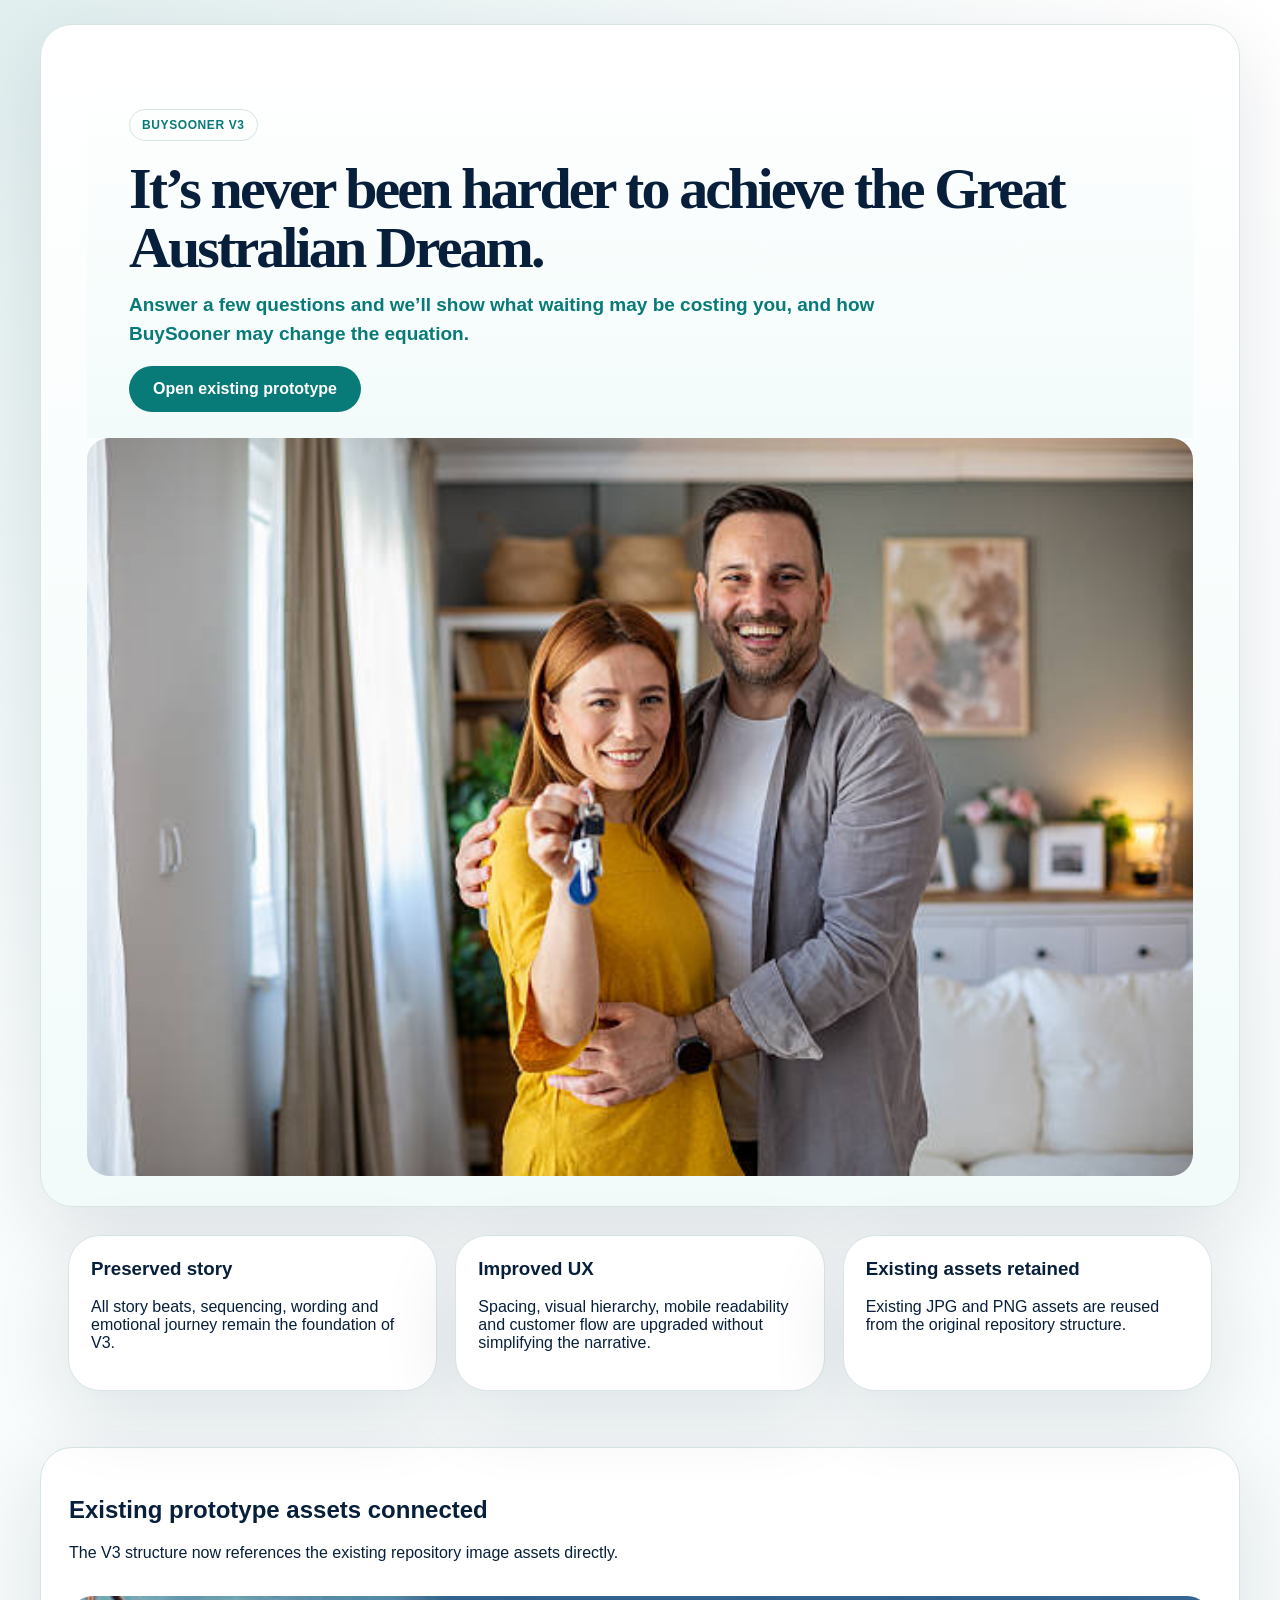
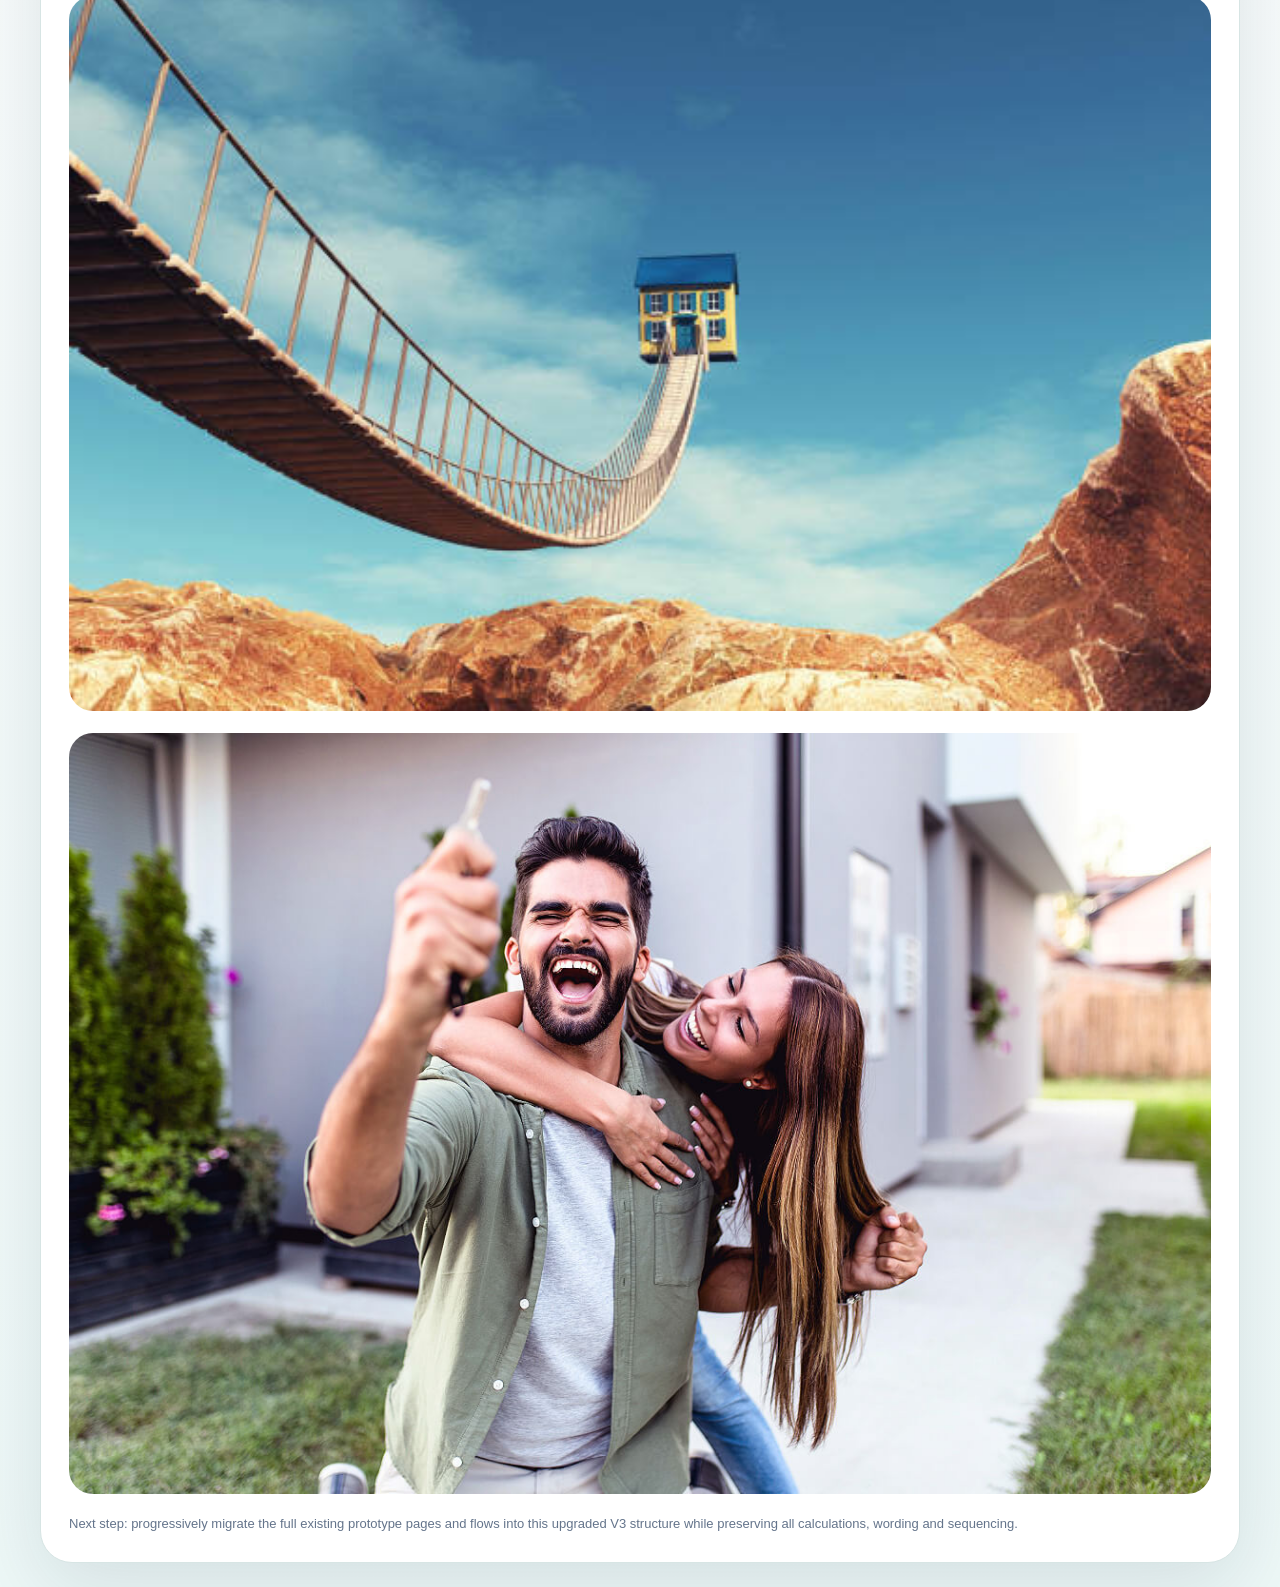
<file: v3/index.html>
<!DOCTYPE html>
<html lang="en-AU">
<head>
<meta charset="UTF-8">
<meta name="viewport" content="width=device-width, initial-scale=1.0">
<title>BuySooner Prototype V3</title>
<link rel="stylesheet" href="v3-overrides.css">
<style>
body{margin:0;font-family:Arial,sans-serif;background:#f7fbfb;color:#071f3a}.wrap{max-width:1200px;margin:0 auto;padding:24px}.hero{background:#fff;border:1px solid #d7e5e4;border-radius:32px;overflow:hidden;box-shadow:0 24px 78px rgba(7,31,58,.11)}.hero-top{padding:42px 42px 26px;background:linear-gradient(180deg,#fff 0,#f2fbfa 100%)}.eyebrow{display:inline-block;padding:8px 12px;border-radius:999px;border:1px solid #d7e5e4;color:#087a78;font-size:12px;font-weight:700;text-transform:uppercase;letter-spacing:.05em;margin-bottom:18px}.hero h1{font-family:Georgia,serif;font-size:clamp(38px,5vw,58px);line-height:1.02;letter-spacing:-.05em;margin:0 0 14px}.hero p{font-size:19px;line-height:1.5;color:#087a78;font-weight:700;max-width:820px;margin:0}.hero-image img{display:block;width:100%;height:auto}.grid{display:grid;grid-template-columns:repeat(3,1fr);gap:18px;padding:28px}.card{background:#fff;border:1px solid #d7e5e4;border-radius:24px;padding:22px;box-shadow:0 12px 30px rgba(7,31,58,.045)}.card h3{margin-top:0}.flow{margin-top:28px;background:#fff;border-radius:32px;border:1px solid #d7e5e4;padding:28px;box-shadow:0 24px 78px rgba(7,31,58,.11)}.flow img{width:100%;border-radius:24px;margin-top:18px}.cta{display:inline-block;margin-top:18px;padding:14px 24px;background:#087a78;color:#fff;border-radius:999px;text-decoration:none;font-weight:700}.note{margin-top:16px;font-size:13px;color:#64748b;line-height:1.5}@media(max-width:900px){.grid{grid-template-columns:1fr}.wrap{padding:14px}.hero-top{padding:28px 22px 22px}.flow{padding:22px}.hero p{font-size:16px}}
</style>
</head>
<body>
<div class="wrap">
  <section class="hero">
    <div class="hero-top">
      <div class="eyebrow">BuySooner V3</div>
      <h1>It’s never been harder to achieve the Great Australian Dream.</h1>
      <p>Answer a few questions and we’ll show what waiting may be costing you, and how BuySooner may change the equation.</p>
      <a class="cta" href="../">Open existing prototype</a>
    </div>
    <div class="hero-image">
      <img src="../p1.jpg" alt="BuySooner image">
    </div>
  </section>

  <section class="grid">
    <div class="card">
      <h3>Preserved story</h3>
      <p>All story beats, sequencing, wording and emotional journey remain the foundation of V3.</p>
    </div>
    <div class="card">
      <h3>Improved UX</h3>
      <p>Spacing, visual hierarchy, mobile readability and customer flow are upgraded without simplifying the narrative.</p>
    </div>
    <div class="card">
      <h3>Existing assets retained</h3>
      <p>Existing JPG and PNG assets are reused from the original repository structure.</p>
    </div>
  </section>

  <section class="flow">
    <h2>Existing prototype assets connected</h2>
    <p>The V3 structure now references the existing repository image assets directly.</p>
    <img src="../p3.jpg" alt="Prototype visual">
    <img src="../p4.jpg" alt="Prototype visual">
    <div class="note">
      Next step: progressively migrate the full existing prototype pages and flows into this upgraded V3 structure while preserving all calculations, wording and sequencing.
    </div>
  </section>
</div>
<script src="v3-page1-copy.js"></script>
</body>
</html>
</file>
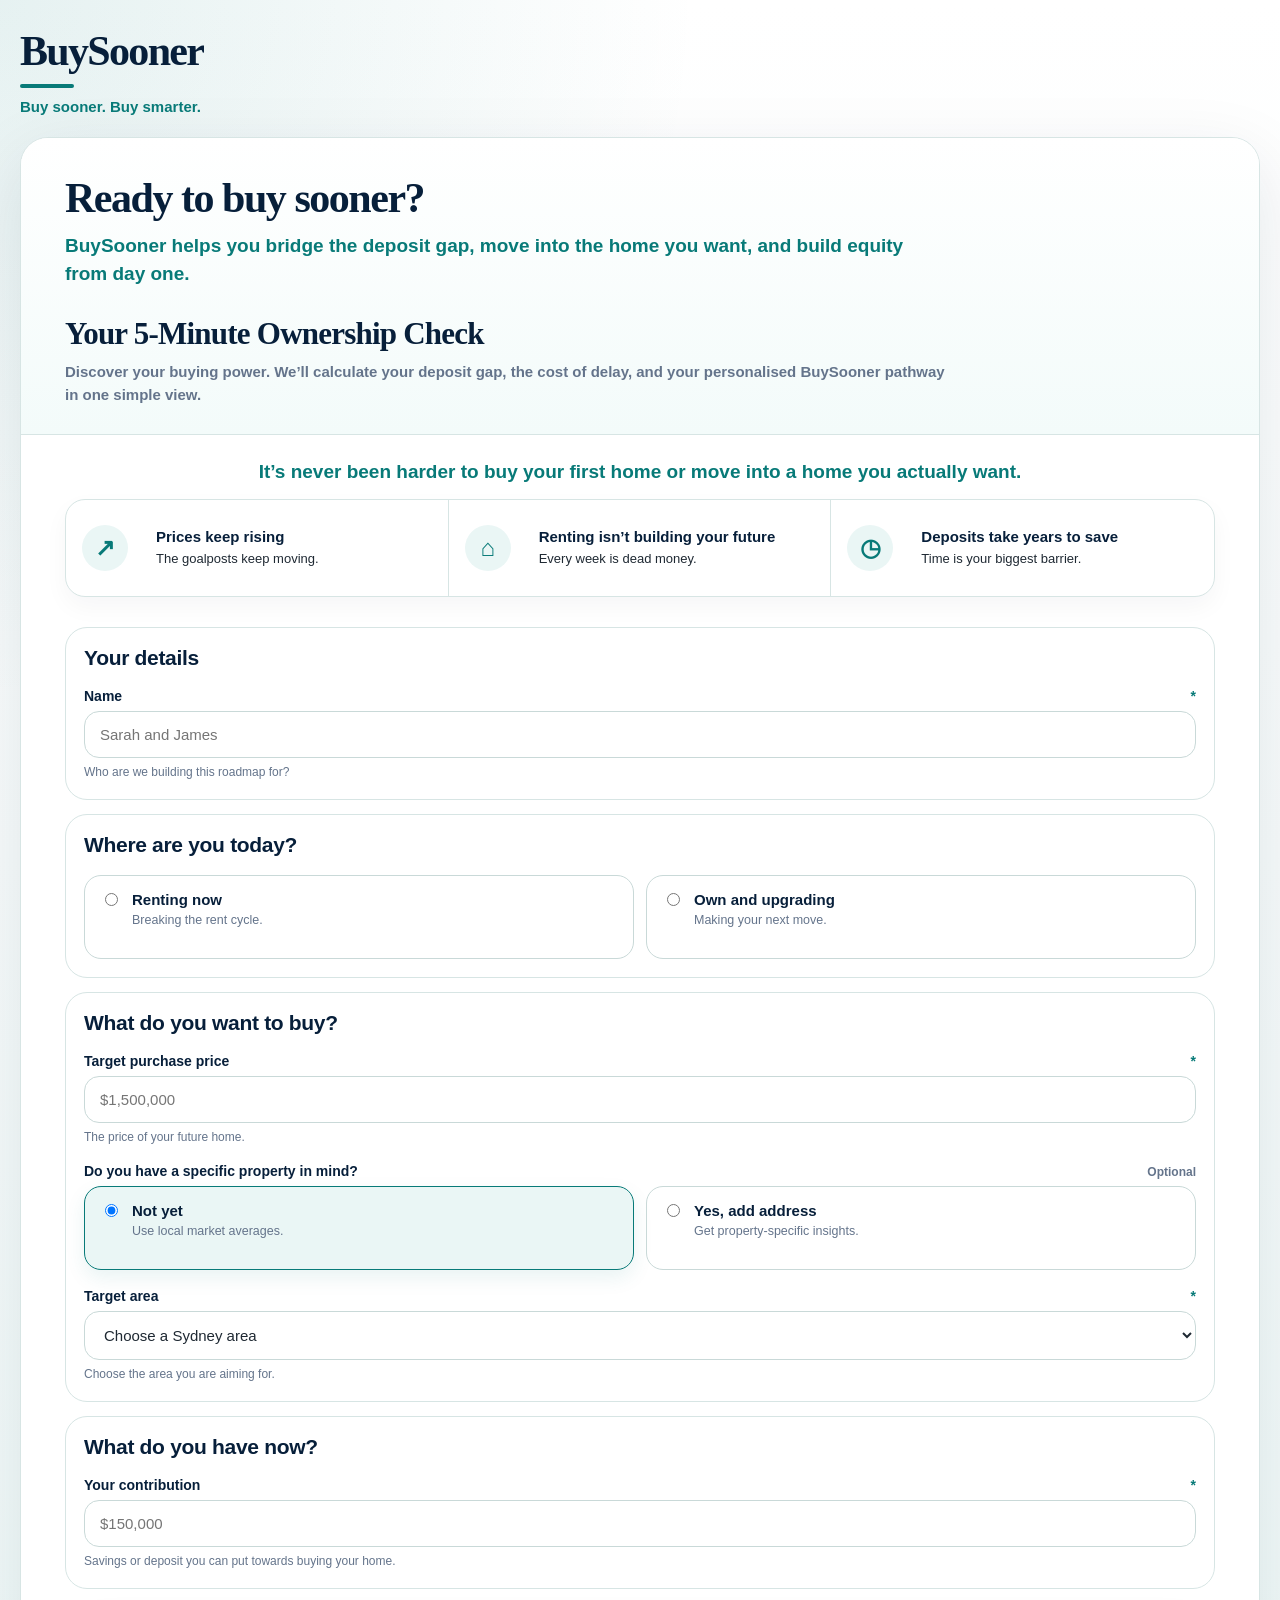
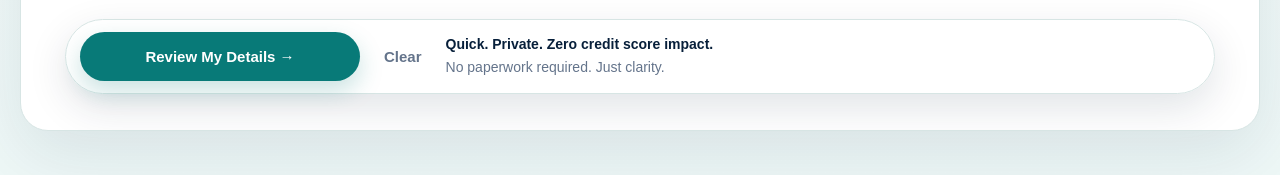
<file: index.html ss.html>
<!DOCTYPE html>
<html lang="en-AU">
<head>
  <meta charset="UTF-8" />
  <meta name="viewport" content="width=device-width, initial-scale=1.0" />
  <title>BuySooner — Linked Prototype</title>
  <style>
    :root {
      --navy: #071f3a;
      --teal: #087a78;
      --teal-dark: #056261;
      --pale-teal: #eaf6f5;
      --border: #d7e5e4;
      --text: #1f2933;
      --muted: #64748b;
      --error: #b42318;
      --error-bg: #fff4f2;
      --white: #ffffff;
      --gold: #d99a22;
      --gold-soft: #fff5df;
    }
    * { box-sizing: border-box; }
    body {
      margin: 0;
      font-family: Arial, Helvetica, sans-serif;
      color: var(--text);
      background:
        radial-gradient(circle at top left, rgba(8, 122, 120, 0.10), transparent 32%),
        linear-gradient(180deg, #ffffff 0%, #f7fbfb 48%, #eef8f7 100%);
    }
    .page { min-height: 100vh; display: flex; justify-content: center; padding: 32px 20px 44px; }
    .shell { width: 100%; max-width: 1280px; }
    .screen { display: none; }
    .screen.active { display: block; }
    .brand { display: block; margin-bottom: 22px; }
    .brand-row { display: flex; justify-content: space-between; gap: 20px; align-items: flex-end; margin-bottom: 22px; }
    .brand h1, .brand-block h1 { margin: 0; color: var(--navy); font-family: Georgia, 'Times New Roman', serif; font-size: 42px; letter-spacing: -0.04em; line-height: 0.95; }
    .brand-line { width: 54px; height: 4px; background: var(--teal); border-radius: 999px; margin: 12px 0 10px; }
    .brand p, .brand-block p { margin: 0; color: var(--teal); font-size: 15px; font-weight: 800; }
    .progress { min-width: 270px; text-align: right; }
    .progress-label { color: var(--navy); font-size: 13px; font-weight: 900; margin-bottom: 9px; }
    .progress-track { width: 100%; height: 7px; background: #dbe9e8; border-radius: 999px; overflow: hidden; }
    .progress-bar { height: 100%; background: var(--teal); border-radius: 999px; }
    .card { background: var(--white); border: 1px solid var(--border); border-radius: 28px; box-shadow: 0 22px 70px rgba(7, 31, 58, 0.10); overflow: hidden; }
    .hero { padding: 38px 44px 28px; background: linear-gradient(180deg, #ffffff 0%, #f3fbfa 100%); border-bottom: 1px solid var(--border); }
    .hero h2 { margin: 0 0 12px; color: var(--navy); font-family: Georgia, 'Times New Roman', serif; font-size: 42px; letter-spacing: -0.035em; line-height: 1.05; max-width: 930px; }
    .hero .promise { margin: 0 0 28px; max-width: 860px; color: var(--teal); font-size: 19px; line-height: 1.5; font-weight: 900; }
    .check-title { margin: 0 0 10px; color: var(--navy); font-family: Georgia, 'Times New Roman', serif; font-size: 31px; letter-spacing: -0.025em; line-height: 1.1; }
    .check-copy { margin: 0; max-width: 890px; color: var(--muted); font-size: 15px; line-height: 1.5; font-weight: 700; }
    .form-area, .content { padding: 30px 44px 36px; }
    .fact-title { margin: 0 0 18px; color: var(--teal); font-size: 20px; font-weight: 900; line-height: 1.35; text-align: center; }
    .fact-strip { display: grid; grid-template-columns: repeat(3, 1fr); gap: 0; margin: 0 0 30px; border: 1px solid var(--border); border-radius: 20px; overflow: hidden; background: #ffffff; box-shadow: 0 10px 24px rgba(7, 31, 58, 0.04); }
    .fact-card { display: grid; grid-template-columns: 60px 1fr; gap: 14px; align-items: center; padding: 22px; min-height: 126px; border-right: 1px solid var(--border); }
    .fact-card:last-child { border-right: none; }
    .fact-icon { width: 52px; height: 52px; border-radius: 50%; display: grid; place-items: center; background: var(--pale-teal); color: var(--teal); font-weight: 900; font-size: 24px; }
    .fact-card strong { display: block; color: var(--navy); font-size: 15px; line-height: 1.2; margin-bottom: 5px; }
    .fact-card span { display: block; color: var(--text); font-size: 13px; line-height: 1.3; }
    .error-list { display: none; margin: 0 0 22px; padding: 14px 16px; border-radius: 12px; background: var(--error-bg); border: 1px solid #f4b8ae; color: var(--error); font-size: 13px; line-height: 1.5; }
    .error-list.visible { display: block; }
    .discovery-grid { display: grid; gap: 18px; }
    .section-card { border: 1px solid var(--border); border-radius: 22px; background: #ffffff; padding: 22px; }
    .section-title { margin: 0 0 18px; color: var(--navy); font-size: 21px; font-weight: 900; letter-spacing: -0.015em; }
    .fields { display: grid; grid-template-columns: 1fr 1fr; gap: 18px; }
    .field.full { grid-column: span 2; }
    label.label { display: flex; justify-content: space-between; gap: 10px; align-items: baseline; font-size: 14px; font-weight: 900; color: var(--navy); margin-bottom: 7px; }
    .required::after { content: ' *'; color: var(--teal); }
    .optional { color: var(--muted); font-weight: 800; font-size: 12px; }
    input, select { width: 100%; border: 1px solid #c9d9d8; border-radius: 15px; padding: 14px 15px; font-size: 15px; outline: none; background: #ffffff; color: var(--text); }
    input:focus, select:focus { border-color: var(--teal); box-shadow: 0 0 0 4px rgba(8, 122, 120, 0.12); }
    .help { color: var(--muted); font-size: 12px; line-height: 1.4; margin-top: 6px; }
    .radio-row { display: grid; grid-template-columns: repeat(2, 1fr); gap: 12px; }
    .radio-card { border: 1px solid #c9d9d8; border-radius: 17px; padding: 15px; cursor: pointer; display: flex; gap: 11px; align-items: flex-start; min-height: 84px; }
    .radio-card:hover { border-color: var(--teal); box-shadow: 0 8px 20px rgba(7, 31, 58, 0.05); }
    .radio-card:has(input:checked) { border-color: var(--teal); background: var(--pale-teal); box-shadow: 0 8px 20px rgba(8, 122, 120, 0.09); }
    .radio-card input { width: auto; margin-top: 2px; }
    .radio-title { font-weight: 900; color: var(--navy); margin-bottom: 4px; font-size: 15px; display: block; }
    .radio-help { color: var(--muted); font-size: 12.5px; line-height: 1.35; display: block; }
    .address-box, .area-box, .housing-cost-box, .upgrade-reason-box, .other-reason-box { margin-top: 18px; display: none; }
    .address-box.visible, .area-box.visible, .housing-cost-box.visible, .upgrade-reason-box.visible, .other-reason-box.visible { display: block; }
    .actions { margin-top: 30px; display: grid; grid-template-columns: minmax(280px, auto) auto 1fr; gap: 16px; align-items: center; }
    button { appearance: none; border: none; border-radius: 999px; padding: 16px 26px; font-size: 15px; font-weight: 900; cursor: pointer; }
    .primary { background: var(--teal); color: #ffffff; box-shadow: 0 10px 24px rgba(8, 122, 120, 0.22); }
    .primary:hover { background: var(--teal-dark); }
    .secondary { background: var(--pale-teal); color: var(--navy); }
    .safety { color: var(--muted); font-size: 14px; line-height: 1.4; }
    .safety strong { display: block; color: var(--navy); font-size: 14px; margin-bottom: 3px; }
    #resetButton { background: transparent; color: var(--muted); box-shadow: none; padding-left: 8px; padding-right: 8px; }
    .confirm-panel { display: none; margin-top: 46px; padding: 34px; border-radius: 26px; border: 2px solid rgba(8,122,120,0.22); background: linear-gradient(180deg, #f3fbfa 0%, #ffffff 100%); box-shadow: 0 18px 42px rgba(7,31,58,0.08); }
    .confirm-panel.visible { display: block; }
    .confirm-panel h3 { margin: 0 0 8px; color: var(--navy); font-family: Georgia, 'Times New Roman', serif; font-size: 40px; letter-spacing: -0.04em; }
    .confirm-intro { margin: 0 0 22px; color: var(--teal); font-weight: 900; line-height: 1.45; font-size: 16px; }
    .confirm-table { width: 100%; border-collapse: collapse; overflow: hidden; border-radius: 18px; border: 1px solid var(--border); background: #ffffff; margin-bottom: 22px; }
    .confirm-table th, .confirm-table td { text-align: left; vertical-align: top; padding: 14px 16px; border-bottom: 1px solid var(--border); font-size: 13px; line-height: 1.4; }
    .confirm-table th { color: var(--navy); background: var(--pale-teal); font-weight: 900; }
    .confirm-table tr:last-child td { border-bottom: none; }
    .confirm-detail { color: var(--navy); font-weight: 900; white-space: nowrap; }
    .emotional-close { margin: 0 0 20px; padding: 18px 20px; border-radius: 18px; background: var(--pale-teal); color: var(--navy); font-weight: 900; line-height: 1.45; }
    .confirm-buttons { display: flex; gap: 12px; align-items: center; flex-wrap: wrap; }

    .hero-line { width: 54px; height: 4px; background: var(--teal); border-radius: 999px; margin: 0 0 18px; }
    .personal-line { margin-top: 18px; display: inline-block; padding: 12px 14px; border: 1px solid var(--border); border-radius: 999px; background: #ffffff; color: var(--teal); font-size: 13px; font-weight: 900; }
    .waiting-tax { display: grid; grid-template-columns: 84px 1fr minmax(280px, 360px); gap: 20px; align-items: center; padding: 22px 26px; border-radius: 20px; background: linear-gradient(180deg, #f6fbfb 0%, #ffffff 100%); border: 1px solid var(--border); margin-bottom: 20px; }
    .market-panel { align-self: stretch; border-left: 1px solid var(--border); padding-left: 20px; display: grid; align-content: center; gap: 12px; }
    .market-panel h4 { margin: 0; color: var(--navy); font-size: 15px; font-weight: 900; }
    .market-panel p { margin: 0; color: var(--muted); font-size: 12.5px; line-height: 1.4; font-weight: 700; }
    .market-controls { display: grid; grid-template-columns: 1fr 1fr; gap: 10px; }
    .market-field label { display: block; color: var(--navy); font-size: 11px; line-height: 1.2; font-weight: 900; text-transform: uppercase; letter-spacing: 0.04em; margin-bottom: 5px; }
    .market-field select, .market-field input { padding: 10px 11px; border-radius: 12px; font-size: 13px; font-weight: 800; }
    .custom-growth { display: none; margin-top: 8px; }
    .custom-growth.visible { display: block; }
    .market-note { color: var(--muted); font-size: 11.5px; line-height: 1.35; font-weight: 700; }
    .big-icon { width: 70px; height: 70px; border-radius: 50%; display: grid; place-items: center; background: var(--teal); color: #ffffff; font-size: 34px; font-weight: 900; }
    .waiting-tax .label { color: var(--teal); font-weight: 900; font-size: 22px; margin-bottom: 2px; }
    .waiting-tax .amount { color: var(--teal); font-weight: 900; font-size: 58px; line-height: 0.95; letter-spacing: -0.04em; font-family: Georgia, 'Times New Roman', serif; }
    .waiting-tax .subtext { margin-top: 8px; color: var(--navy); font-size: 16px; font-weight: 800; }
    .two-cards { display: grid; grid-template-columns: 1fr 1fr; gap: 18px; align-items: stretch; position: relative; margin-bottom: 20px; }
    .plus-circle { position: absolute; left: 50%; top: 50%; transform: translate(-50%, -50%); width: 44px; height: 44px; border-radius: 50%; background: var(--teal); color: #ffffff; display: grid; place-items: center; font-size: 28px; font-weight: 900; box-shadow: 0 10px 20px rgba(8, 122, 120, 0.20); z-index: 2; }
    .insight-card { border: 1px solid var(--border); border-radius: 20px; background: #ffffff; padding: 22px; min-height: 310px; }
    .number-badge { width: 30px; height: 30px; border-radius: 50%; background: var(--teal); color: #ffffff; display: grid; place-items: center; font-weight: 900; margin-bottom: 16px; }
    .insight-top { display: grid; grid-template-columns: 74px 1fr; gap: 16px; align-items: start; margin-bottom: 16px; }
    .line-icon { width: 68px; height: 68px; border-radius: 50%; display: grid; place-items: center; background: var(--pale-teal); color: var(--navy); font-size: 34px; font-weight: 900; }
    .insight-card h4 { margin: 0 0 8px; color: var(--navy); font-size: 17px; font-weight: 900; }
    .insight-card p { margin: 0; color: var(--navy); font-size: 13px; line-height: 1.45; font-weight: 700; }
    .cost-box { margin-top: 16px; border-radius: 16px; background: #f4fbfa; border: 1px solid var(--border); padding: 16px; }
    .cost-label { color: var(--muted); font-size: 13px; font-weight: 900; margin-bottom: 4px; }
    .cost-amount { color: var(--teal); font-family: Georgia, 'Times New Roman', serif; font-size: 34px; font-weight: 900; letter-spacing: -0.03em; line-height: 1; margin-bottom: 4px; }
    .cost-text { color: var(--navy); font-size: 13px; line-height: 1.35; font-weight: 800; }
    .choice { background: var(--navy); border-radius: 22px; padding: 18px; color: #ffffff; margin-bottom: 16px; }
    .choice h3 { margin: 0 0 14px; text-align: center; color: #ffffff; font-size: 20px; font-weight: 900; }
    .choice-grid { display: grid; grid-template-columns: 1fr 56px 1fr; gap: 12px; align-items: stretch; }
    .choice-card { background: #ffffff; color: var(--navy); border-radius: 16px; padding: 18px; display: grid; grid-template-columns: 60px 1fr; gap: 14px; align-items: center; min-height: 130px; }
    .choice-icon { width: 54px; height: 54px; border-radius: 50%; display: grid; place-items: center; background: var(--pale-teal); color: var(--teal); font-size: 27px; font-weight: 900; }
    .red { color: #c62828; font-weight: 900; font-size: 15px; margin-bottom: 3px; }
    .green { color: var(--teal); font-weight: 900; font-size: 15px; margin-bottom: 3px; }
    .choice-number { color: var(--teal); font-weight: 900; font-size: 22px; line-height: 1; margin-bottom: 4px; }
    .choice-copy { color: var(--navy); font-size: 12.5px; line-height: 1.35; font-weight: 800; }
    .or-circle { width: 52px; height: 52px; border-radius: 50%; background: #ffffff; color: var(--navy); display: grid; place-items: center; font-size: 13px; font-weight: 900; justify-self: center; align-self: center; }
    .assumptions { display: flex; justify-content: space-between; gap: 20px; align-items: center; color: var(--muted); font-size: 12.5px; line-height: 1.45; margin-top: 14px; }
    .mini-brand { display: flex; gap: 8px; align-items: center; color: var(--navy); font-weight: 900; white-space: nowrap; }
    .home-mark { width: 28px; height: 24px; position: relative; border: 3px solid var(--teal); border-top: none; border-radius: 2px; }
    .home-mark::before { content: ''; position: absolute; left: -4px; top: -13px; width: 22px; height: 22px; border-left: 3px solid var(--teal); border-top: 3px solid var(--teal); transform: rotate(45deg); }

    .section-heading { display: grid; grid-template-columns: 1fr auto 1fr; gap: 16px; align-items: center; color: var(--navy); font-family: Georgia, 'Times New Roman', serif; font-size: 30px; font-weight: 900; letter-spacing: -0.03em; text-align: center; margin: 0 0 10px; }
    .illustrative-note { margin: 0 0 22px; text-align: center; color: var(--muted); font-size: 12.5px; font-weight: 800; }
    .section-heading::before, .section-heading::after { content: ''; height: 2px; background: var(--border); }
    .reality-grid, .shift-grid { display: grid; grid-template-columns: repeat(3, 1fr); gap: 16px; margin-bottom: 28px; }
    .reality-card, .shift-card { border: 1px solid var(--border); border-radius: 20px; background: #ffffff; padding: 20px; min-height: 180px; box-shadow: 0 10px 24px rgba(7, 31, 58, 0.04); }
    .reality-icon { width: 46px; height: 46px; border-radius: 50%; background: var(--pale-teal); color: var(--teal); display: grid; place-items: center; font-size: 23px; font-weight: 900; margin-bottom: 14px; }
    .card-label, .shift-card h4 { color: var(--navy); font-size: 15px; font-weight: 900; margin: 0 0 8px; }
    .card-value { color: var(--teal); font-family: Georgia, 'Times New Roman', serif; font-size: 34px; font-weight: 900; line-height: 1; letter-spacing: -0.035em; margin-bottom: 10px; }
    .card-copy, .shift-card p { color: var(--muted); font-size: 13px; line-height: 1.4; font-weight: 700; margin: 0; }
    .bridge { border: 1px solid var(--border); border-radius: 24px; background: linear-gradient(180deg, #ffffff 0%, #f4fbfa 100%); padding: 28px; margin-bottom: 28px; }
    .bridge h3 { margin: 0 0 22px; text-align: center; color: var(--navy); font-family: Georgia, 'Times New Roman', serif; font-size: 30px; letter-spacing: -0.03em; }
    .equation { display: grid; grid-template-columns: 1fr 48px 1fr 48px 1fr; gap: 12px; align-items: center; margin-bottom: 22px; }
    .equation-card { min-height: 132px; border-radius: 20px; background: #ffffff; border: 1px solid var(--border); padding: 20px; text-align: center; display: grid; align-content: center; }
    .equation-card strong { display: block; color: var(--teal); font-family: Georgia, 'Times New Roman', serif; font-size: 31px; line-height: 1; letter-spacing: -0.035em; margin-bottom: 8px; }
    .equation-card span { display: block; color: var(--navy); font-size: 13px; font-weight: 900; text-transform: uppercase; letter-spacing: 0.04em; }
    .symbol { width: 48px; height: 48px; border-radius: 50%; background: var(--teal); color: #ffffff; display: grid; place-items: center; font-size: 26px; font-weight: 900; justify-self: center; }
    .result-line { margin: 0; padding: 16px 18px; border-radius: 16px; background: var(--navy); color: #ffffff; text-align: center; font-size: 15px; line-height: 1.45; font-weight: 900; }
    .footer-statement { display: grid; grid-template-columns: 54px 1fr; gap: 14px; align-items: center; background: var(--navy); color: #ffffff; border-radius: 22px; padding: 20px 22px; font-size: 18px; line-height: 1.35; font-weight: 900; }
    .footer-icon { width: 50px; height: 50px; border-radius: 50%; display: grid; place-items: center; background: rgba(255,255,255,0.12); color: #ffffff; font-size: 26px; font-weight: 900; }


    .ownership-grid { display: grid; grid-template-columns: 1fr 1fr; gap: 18px; margin-bottom: 20px; }
    .ownership-panel { border-radius: 20px; border: 1px solid var(--border); background: #ffffff; overflow: hidden; }
    .ownership-panel-header { padding: 13px 16px; font-size: 13px; font-weight: 900; text-transform: uppercase; letter-spacing: 0.04em; text-align: center; }
    .ownership-gains .ownership-panel-header { color: var(--teal); background: var(--pale-teal); }
    .ownership-costs .ownership-panel-header { color: #b36b00; background: #fff5df; }
    .ownership-line { display: grid; grid-template-columns: 50px 1fr auto; gap: 12px; align-items: center; padding: 15px 16px; border-bottom: 1px solid var(--border); }
    .ownership-line:last-child { border-bottom: none; }
    .own-icon { width: 42px; height: 42px; border-radius: 50%; background: var(--teal); color: #ffffff; display: grid; place-items: center; font-size: 20px; font-weight: 900; }
    .ownership-costs .own-icon { background: #d99a22; }
    .own-label { color: var(--navy); font-size: 13px; font-weight: 900; margin-bottom: 4px; }
    .own-copy { color: var(--muted); font-size: 11.5px; line-height: 1.35; font-weight: 700; }
    .own-amount { color: var(--teal); font-size: 18px; font-weight: 900; white-space: nowrap; }
    .ownership-costs .own-amount { color: #c77b00; }
    .own-total { display: flex; justify-content: space-between; gap: 12px; align-items: center; padding: 16px; font-size: 14px; font-weight: 900; color: var(--teal); background: #f8fcfb; }
    .ownership-costs .own-total { color: #c77b00; background: #fffaf0; }
    .bottom-line-box { display: grid; grid-template-columns: 0.92fr 1.08fr; gap: 20px; padding: 22px; border-radius: 22px; border: 1px solid var(--border); background: linear-gradient(180deg, #ffffff 0%, #f4fbfa 100%); margin-bottom: 18px; }
    .bottom-line-left { display: grid; grid-template-columns: 72px 1fr; gap: 16px; align-items: center; border-right: 1px solid var(--border); padding-right: 18px; }
    .trophy { width: 62px; height: 62px; border-radius: 50%; background: var(--teal); color: #ffffff; display: grid; place-items: center; font-size: 32px; font-weight: 900; }
    .bottom-heading { color: var(--navy); font-size: 20px; font-weight: 900; margin-bottom: 8px; }
    .bottom-metric { color: var(--teal); font-family: Georgia, 'Times New Roman', serif; font-size: 34px; line-height: 1.05; font-weight: 900; letter-spacing: -0.03em; }
    .bottom-metric span { display: block; color: var(--navy); font-family: Arial, Helvetica, sans-serif; font-size: 17px; letter-spacing: 0; margin-top: 3px; }
    .bottom-right h4 { margin: 0 0 10px; color: var(--navy); font-size: 17px; font-weight: 900; }
    .bottom-right p { margin: 0 0 10px; color: var(--text); font-size: 13px; line-height: 1.45; font-weight: 700; }
    .result-list { margin: 0; padding: 0; list-style: none; display: grid; gap: 6px; }
    .result-list li { display: grid; grid-template-columns: 22px 1fr; gap: 8px; align-items: start; font-size: 12.5px; line-height: 1.35; color: var(--text); font-weight: 800; }
    .small-check { width: 20px; height: 20px; border-radius: 50%; background: var(--teal); color: #ffffff; display: grid; place-items: center; font-size: 13px; font-weight: 900; }
    .footer-strip { display: grid; grid-template-columns: 42px 1fr auto; gap: 12px; align-items: center; border-radius: 16px; background: var(--navy); color: #ffffff; padding: 14px 18px; font-size: 13px; font-weight: 900; }
    .footer-strip span:last-child { color: #ffcf46; }
    .footer-home { width: 34px; height: 34px; border-radius: 50%; display: grid; place-items: center; background: rgba(255,255,255,0.12); color: #ffffff; font-size: 20px; }

    @media (max-width: 900px) {
      .brand, .brand-row { display: block; }
      .progress { margin-top: 18px; text-align: left; }
      .hero h2 { font-size: 34px; }
      .fact-strip, .fields, .radio-row, .reality-grid, .shift-grid { grid-template-columns: 1fr; }
      .field.full { grid-column: span 1; }
      .actions { grid-template-columns: 1fr; }
      .waiting-tax, .insight-top, .choice-card { grid-template-columns: 1fr; }
      .market-panel { border-left: none; border-top: 1px solid var(--border); padding-left: 0; padding-top: 18px; }
      .market-controls { grid-template-columns: 1fr; }
      .two-cards, .choice-grid, .equation { grid-template-columns: 1fr; }
      .plus-circle, .or-circle { position: static; transform: none; margin: 0 auto; }
      .assumptions { display: block; }
      .mini-brand { margin-top: 12px; }
      .symbol { margin: 0 auto; }
    }
    @media (max-width: 560px) {
      .page { padding: 22px 12px; }
      .hero, .form-area, .content { padding-left: 20px; padding-right: 20px; }
      .brand h1, .brand-block h1 { font-size: 36px; }
      .waiting-tax .amount { font-size: 44px; }
      .section-heading { font-size: 25px; }
    }
  

    /* Final UX pass and Page 5 */
    #screen1 .section-card { padding: 18px; }
    #screen1 .discovery-grid { gap: 14px; }
    #screen1 .form-area { padding-top: 24px; }
    #screen1 .fact-title { font-size: 19px; margin-bottom: 14px; }
    #screen1 .fact-card { min-height: 96px; padding: 16px; }
    #screen1 .fact-icon { width: 46px; height: 46px; }
    #screen1ActionBar { position: sticky; bottom: 18px; z-index: 20; background: rgba(255,255,255,0.94); border: 1px solid var(--border); border-radius: 999px; padding: 12px 14px; box-shadow: 0 14px 40px rgba(7,31,58,0.12); backdrop-filter: blur(10px); }
    #screen1.confirm-mode .fact-title,
    #screen1.confirm-mode .fact-strip,
    #screen1.confirm-mode .discovery-grid,
    #screen1.confirm-mode #screen1ActionBar,
    #screen1.confirm-mode #errors { display: none !important; }
    #screen1.confirm-mode .confirm-panel { display: block !important; margin-top: 0; }
    #screen1.confirm-mode .form-area { padding-top: 34px; }

    .scenario-chip { display: inline-block; margin-bottom: 8px; padding: 7px 10px; border-radius: 999px; background: var(--pale-teal); color: var(--navy); font-size: 12px; font-weight: 900; }
    .market-panel { align-self: stretch; border-left: 0; border: 1px solid rgba(215,229,228,0.9); border-radius: 16px; padding: 14px; background: rgba(234,246,245,0.42); gap: 10px; }
    .market-panel h4 { font-size: 14px; }
    .market-panel p { font-size: 11.5px; line-height: 1.35; }
    .market-controls { gap: 8px; }
    .market-field select, .market-field input { padding: 8px 9px; min-height: 38px; }
    .market-note { font-size: 10.8px; }
    .insight-card { padding: 18px; min-height: 270px; }
    .insight-top { margin-bottom: 12px; }
    .choice { padding: 22px; }
    .choice h3 { font-size: 22px; }
    .choice-card { min-height: 145px; padding: 22px; }
    .choice-card .red, .choice-card .green { font-size: 17px; }

    #screenBridge .content { padding-top: 24px; }
    #screenBridge .reality-grid { gap: 14px; margin-bottom: 22px; }
    #screenBridge .reality-card { padding: 16px; min-height: 145px; }
    #screenBridge .bridge { padding: 22px; margin-bottom: 24px; box-shadow: 0 12px 30px rgba(7,31,58,0.06); }
    #screenBridge .bridge h3 { margin-bottom: 18px; }
    #screenBridge .equation-card { min-height: 110px; padding: 16px; }
    #screenBridge .symbol { width: 58px; height: 58px; font-size: 30px; }
    #screenBridge .result-line { margin-top: 2px; }
    #screenBridge .shift-grid { gap: 14px; }
    #screenBridge .shift-card { min-height: 135px; padding: 18px; }
    #screenBridge .shift-card h4 { font-size: 18px; margin-bottom: 8px; }

    #screenOwnership .hero { padding-top: 30px; padding-bottom: 20px; }
    #screenOwnership #ownOutcomeBadge { margin-top: 14px; }
    #screenOwnership .bottom-line-box { padding: 28px; background: linear-gradient(180deg, #eef8f7 0%, #ffffff 100%); border-width: 2px; }
    #screenOwnership .bottom-metric { font-size: 38px; }
    #screenOwnership .footer-strip { background: #f4fbfa; color: var(--navy); border: 1px solid var(--border); padding: 12px 16px; min-height: 0; }
    #screenOwnership .footer-home { background: var(--pale-teal); color: var(--teal); }
    #screenOwnership .footer-strip span:last-child { color: var(--teal); }

    .ready-hero { padding-bottom: 24px; }
    .ready-content { padding-top: 26px; }
    .reassurance-grid { display: grid; grid-template-columns: repeat(4, 1fr); gap: 14px; margin-bottom: 28px; }
    .reassurance-card { background: #fff; border: 1px solid var(--border); border-radius: 18px; padding: 17px; min-height: 160px; }
    .reassurance-icon { width: 44px; height: 44px; border-radius: 50%; background: var(--pale-teal); color: var(--teal); display: grid; place-items: center; font-weight: 900; font-size: 22px; margin-bottom: 12px; }
    .reassurance-card h4 { margin: 0 0 8px; color: var(--navy); font-size: 15px; font-weight: 900; }
    .reassurance-card p { margin: 0; color: var(--text); font-size: 12.5px; line-height: 1.4; font-weight: 700; }
    .ready-heading { margin: 8px 0 18px; color: var(--navy); font-family: Georgia, 'Times New Roman', serif; font-size: 34px; letter-spacing: -0.035em; }
    .next-step-grid { display: grid; grid-template-columns: 0.9fr 1.1fr; gap: 18px; align-items: stretch; margin-bottom: 18px; }
    .apply-card, .report-card, .save-card { border: 1px solid var(--border); border-radius: 22px; background: #fff; padding: 24px; }
    .apply-card { background: linear-gradient(180deg, #eef8f7 0%, #ffffff 100%); border-width: 2px; }
    .apply-card h4, .report-card h4, .save-card h4 { margin: 0 0 8px; color: var(--teal); font-size: 13px; font-weight: 900; text-transform: uppercase; letter-spacing: .04em; }
    .apply-card h3, .report-card h3 { margin: 0 0 10px; color: var(--navy); font-family: Georgia, 'Times New Roman', serif; font-size: 28px; letter-spacing: -0.03em; }
    .apply-card p, .report-card p, .save-card p { margin: 0 0 14px; color: var(--text); font-size: 13px; line-height: 1.45; font-weight: 700; }
    .step-pill { width: 34px; height: 34px; border-radius: 50%; display: grid; place-items: center; background: var(--teal); color: #fff; font-weight: 900; margin-bottom: 14px; }
    .step-pill.pale { background: var(--pale-teal); color: var(--teal); }
    .report-card { display: grid; grid-template-columns: 210px 1fr; gap: 20px; align-items: center; background: #f8fcfb; }
    .report-graphic { min-height: 230px; border-radius: 18px; background: linear-gradient(180deg, #ffffff 0%, #eaf6f5 100%); border: 1px solid var(--border); display: grid; place-items: center; }
    .report-sheet { width: 145px; min-height: 175px; border-radius: 14px; background: #fff; box-shadow: 0 12px 30px rgba(7,31,58,.12); padding: 18px; }
    .report-line { height: 9px; border-radius: 99px; background: #d7e5e4; margin-bottom: 11px; }
    .report-line.strong { background: var(--teal); width: 92%; }
    .report-line.short { width: 60%; }
    .report-box-row { display: grid; grid-template-columns: repeat(3,1fr); gap: 8px; margin-top: 28px; }
    .report-box-row span { height: 34px; border-radius: 8px; background: var(--pale-teal); }
    .report-items { display: grid; gap: 8px; }
    .report-items div { display: grid; grid-template-columns: 22px 1fr; gap: 8px; align-items: start; }
    .report-items span { width: 20px; height: 20px; border-radius: 50%; background: var(--teal); color: #fff; display: grid; place-items: center; font-size: 12px; font-weight: 900; }
    .report-items p { margin: 0; font-size: 12.6px; line-height: 1.35; }
    .save-card { display: flex; justify-content: space-between; gap: 18px; align-items: center; padding: 18px 20px; background: #fff; }
    .save-card h4 { color: var(--navy); text-transform: none; font-size: 16px; letter-spacing: 0; }
    .save-card p { margin: 0; }
    .final-disclaimer { margin: 22px 0 0; padding-top: 16px; border-top: 1px solid var(--border); color: var(--muted); font-size: 11.5px; line-height: 1.45; max-width: 900px; }

    @media (max-width: 1000px) { .reassurance-grid, .next-step-grid, .report-card { grid-template-columns: 1fr; } }
    @media (max-width: 900px) { #screen1ActionBar { position: static; border-radius: 22px; } .waiting-tax { grid-template-columns: 1fr; } .market-panel { border-left: none; } }

  </style>
</head>
<body>
  <main class="page">
    <section class="shell">
      <section id="screen1" class="screen active">
        <div class="brand">
          <h1>BuySooner</h1><div class="brand-line"></div><p>Buy sooner. Buy smarter.</p>
        </div>
        <div class="card">
          <section class="hero"><h2>Ready to buy sooner?</h2><p class="promise">BuySooner helps you bridge the deposit gap, move into the home you want, and build equity from day one.</p><h3 class="check-title">Your 5-Minute Ownership Check</h3><p class="check-copy">Discover your buying power. We’ll calculate your deposit gap, the cost of delay, and your personalised BuySooner pathway in one simple view.</p></section>
          <section class="form-area">
            <form id="scenarioForm" novalidate>
              <p class="fact-title">It’s never been harder to buy your first home or move into a home you actually want.</p>
              <div class="fact-strip"><div class="fact-card"><div class="fact-icon">↗</div><div><strong>Prices keep rising</strong><span>The goalposts keep moving.</span></div></div><div class="fact-card"><div class="fact-icon">⌂</div><div><strong>Renting isn’t building your future</strong><span>Every week is dead money.</span></div></div><div class="fact-card"><div class="fact-icon">◷</div><div><strong>Deposits take years to save</strong><span>Time is your biggest barrier.</span></div></div></div>
              <div id="errors" class="error-list"></div>
              <div class="discovery-grid">
                <section class="section-card"><h3 class="section-title">Your details</h3><div class="fields"><div class="field full"><label class="label required" for="customerName"><span>Name</span></label><input id="customerName" type="text" placeholder="Sarah and James" /><div class="help">Who are we building this roadmap for?</div></div></div></section>
                <section class="section-card"><h3 class="section-title">Where are you today?</h3><div class="radio-row"><label class="radio-card"><input type="radio" name="buyerSituation" value="renting" /><span><span class="radio-title">Renting now</span><span class="radio-help">Breaking the rent cycle.</span></span></label><label class="radio-card"><input type="radio" name="buyerSituation" value="upgrading" /><span><span class="radio-title">Own and upgrading</span><span class="radio-help">Making your next move.</span></span></label></div></section>
                <section class="section-card"><h3 class="section-title">What do you want to buy?</h3><div class="fields"><div class="field full"><label class="label required" for="purchasePrice"><span>Target purchase price</span></label><input id="purchasePrice" inputmode="numeric" placeholder="$1,500,000" data-money="true" /><div class="help">The price of your future home.</div></div><div class="field full"><label class="label"><span>Do you have a specific property in mind?</span><span class="optional">Optional</span></label><div class="radio-row"><label class="radio-card"><input type="radio" name="addressKnown" value="no" checked /><span><span class="radio-title">Not yet</span><span class="radio-help">Use local market averages.</span></span></label><label class="radio-card"><input type="radio" name="addressKnown" value="yes" /><span><span class="radio-title">Yes, add address</span><span class="radio-help">Get property-specific insights.</span></span></label></div><div id="areaBox" class="area-box visible"><label class="label required" for="targetArea"><span>Target area</span></label><select id="targetArea"><option value="">Choose a Sydney area</option><option>Lower North Shore</option><option>Upper North Shore</option><option>Northern Beaches</option><option>Eastern Suburbs</option><option>Inner West</option><option>City / Inner Sydney</option><option>Hills District</option><option>Parramatta / Greater West</option><option>Sutherland Shire</option><option>South West Sydney</option><option>Other Sydney area</option></select><div class="help">Choose the area you are aiming for.</div></div><div id="addressBox" class="address-box"><label class="label required" for="address"><span>Property address</span></label><input id="address" type="text" placeholder="15 Example Street, St Leonards NSW 2065" /><div class="help">Start typing the address.</div></div></div></div></section>
                <section class="section-card"><h3 class="section-title">What do you have now?</h3><div class="fields"><div class="field full"><label class="label required" for="deposit"><span>Your contribution</span></label><input id="deposit" inputmode="numeric" placeholder="$150,000" data-money="true" /><div id="depositHelp" class="help">Savings or deposit you can put towards buying your home.</div></div></div><div id="housingCostBox" class="housing-cost-box"><div class="fields"><div class="field full"><label class="label required" for="housingCost"><span>Current monthly rent</span></label><input id="housingCost" inputmode="numeric" placeholder="$3,683" data-money="true" /><div class="help">Every payment is an investment in someone else’s future.</div></div></div></div><div id="upgradeReasonBox" class="upgrade-reason-box"><div class="fields"><div class="field full"><label class="label required" for="upgradeReason"><span>Why are you upgrading?</span></label><select id="upgradeReason"><option value="">Choose the main reason</option><option>More space</option><option>Growing family</option><option>Better location</option><option>Better quality home</option><option>Lifestyle change</option><option>Other</option></select><div class="help">A bigger home, better location or lifestyle move — capture the reason behind your next move.</div></div></div><div id="otherReasonBox" class="other-reason-box"><div class="fields"><div class="field full"><label class="label required" for="otherReason"><span>Other reason</span></label><input id="otherReason" placeholder="Tell us what is driving the move" /></div></div></div></div></section>
              </div>
              <div id="screen1ActionBar" class="actions"><button type="submit" class="primary">Review My Details →</button><button type="button" id="resetButton" class="secondary">Clear</button><div class="safety"><strong>Quick. Private. Zero credit score impact.</strong>No paperwork required. Just clarity.</div></div>
              <div id="confirmPanel" class="confirm-panel"><h3>Let’s confirm your roadmap.</h3><p class="confirm-intro">This isn’t just a summary—it’s the foundation for <span id="confirmNameInline">Sarah and James</span>’ future home.</p><table class="confirm-table"><thead><tr><th>Milestone</th><th>Detail</th><th>Your Current Vision</th></tr></thead><tbody id="confirmRows"></tbody></table><p id="emotionalClose" class="emotional-close">Everything look right?</p><div class="confirm-buttons"><button type="button" id="routeButton" class="primary">Show Me the Cost of Waiting →</button><button type="button" id="editButton" class="secondary">Edit details</button></div></div>
            </form>
          </section>
        </div>
      </section>

      <section id="screen2" class="screen">
        <div class="brand-row"><div class="brand-block"><h1>BuySooner</h1><div class="brand-line"></div><p>Buy sooner. Buy smarter.</p></div><div class="progress"><div class="progress-label">Step 2 of 5 — The Cost of Waiting</div><div class="progress-track"><div class="progress-bar" style="width:50%"></div></div></div></div>
        <div class="card"><section class="hero"><h2>The Cost of Waiting</h2><div class="hero-line"></div><h3>The great Australian dream has become a maths problem.</h3><p>Property values are growing faster than you can save.</p><div id="personalLine" class="personal-line">Sarah and James, this is what waiting could mean for your Lower North Shore target.</div></section><section class="content"><div class="waiting-tax"><div class="big-icon">▦</div><div><div id="scenarioShown" class="scenario-chip">Scenario shown: AI Area Trend 6% over 3 years</div><div class="label">The Waiting Tax is</div><div id="waitingTax" class="amount">$286,524</div><div id="landlordLine" class="subtext">Whilst you have paid $132,600 to your landlord.</div></div><aside class="market-panel"><div><h4>BuySooner AI Insights</h4><p id="marketInsightText">BuySooner’s AI Property Engine has analysed historical market data for your selected area. Use the controls to test how different market speeds and saving timelines change this screen.</p></div><div class="market-controls"><div class="market-field"><label for="marketGrowthSelect">Market Outlook</label><select id="marketGrowthSelect"><option value="0.04">Conservative — 4% p.a.</option><option value="0.06" selected>AI Area Trend — 6% p.a.</option><option value="0.07">Active — 7% p.a.</option><option value="custom">Select your own</option></select><div id="customGrowthWrap" class="custom-growth"><input id="customGrowthRate" inputmode="decimal" placeholder="Enter % p.a." /></div></div><div class="market-field"><label for="timelineSelect">Your Saving Timeline</label><select id="timelineSelect"><option value="2">2 Years</option><option value="3" selected>3 Years</option><option value="4">4 Years</option><option value="5">5 Years</option></select></div></div><div class="market-note">This is a what-if scenario only. It is not a property valuation or market forecast.</div></aside></div><div class="two-cards"><div class="insight-card"><div class="number-badge">1</div><div class="insight-top"><div class="line-icon">↗</div><div><h4>The Price Hike</h4><p id="priceHikeText">At 6% annual growth, the same home rises from $1.50m to $1.79m in three years.</p></div></div><div class="cost-box"><div class="cost-label">Cost:</div><div id="priceHikeCost" class="cost-amount">$286,524</div><div class="cost-text">more for the same home.</div></div></div><div class="plus-circle">+</div><div class="insight-card"><div class="number-badge">2</div><div class="insight-top"><div class="line-icon">⌂</div><div><h4>The Rent Drain</h4><p id="rentDrainText">At $850/week, three more years of renting costs $132,600.</p></div></div><div class="cost-box"><div class="cost-label">Cost:</div><div id="rentDrainCost" class="cost-amount">$132,600</div><div class="cost-text">money paid in rent while you wait.</div></div></div></div><section class="choice"><h3>Your choice</h3><div class="choice-grid"><div class="choice-card"><div class="choice-icon">◷</div><div><div id="rentWaitLabel" class="red">Wait 3 years</div><div id="choiceWaitGrowth" class="choice-number">$286,524 growth</div><div id="choiceWaitCopy" class="choice-copy">Whilst you have paid $132,600 in rent.</div></div></div><div class="or-circle">OR</div><div class="choice-card"><div class="choice-icon">⌂</div><div><div class="green">Buy now</div><div class="choice-copy">Start building your equity, not your landlord’s.</div></div></div></div></section><div class="assumptions"><div id="assumptionLine">Assumptions (Sydney example):<br>6% property growth p.a. • Home price today $1,500,000 • Rent $850/week • 3-year waiting period</div><div class="mini-brand"><div class="home-mark"></div><span>BuySooner<br><small>Buy sooner. Buy smarter.</small></span></div></div><div class="actions"><button type="button" id="toBridgeFromRent" class="primary">See how BuySooner bridges the gap →</button><button type="button" id="backFromRent" class="secondary">Back</button></div></section></div>
      </section>

      <section id="screenCompromise" class="screen">
        <div class="brand-row"><div class="brand-block"><h1>BuySooner</h1><div class="brand-line"></div><p>Buy sooner. Buy smarter.</p></div><div class="progress"><div class="progress-label">Step 2 of 5 — The Cost of Compromise</div><div class="progress-track"><div class="progress-bar" style="width:50%"></div></div></div></div>
        <div class="card"><section class="hero"><h2>The Cost of Compromise</h2><div class="hero-line"></div><h3>The longer you wait for the “perfect” deposit, the further your dream home moves out of reach.</h3><div id="upgPersonalLine" class="personal-line">Sarah and James, this is what waiting could mean for your Lower North Shore target.</div></section><section class="content"><div class="waiting-tax"><div class="big-icon">▦</div><div><div id="upgScenarioShown" class="scenario-chip">Scenario shown: AI Area Trend 6% over 3 years</div><div class="label">The Step-Up Cost is</div><div id="upgWaitingTax" class="amount">$286,524</div><div id="upgGapLine" class="subtext">Whilst the gap between your current home and your next home grows by $286,524.</div></div><aside class="market-panel"><div><h4>BuySooner AI Insights</h4><p id="upgMarketInsightText">BuySooner’s AI Property Engine has analysed historical market data for your selected area. Use the controls to test how different market speeds and saving timelines change this screen.</p></div><div class="market-controls"><div class="market-field"><label for="upgMarketGrowthSelect">Market Outlook</label><select id="upgMarketGrowthSelect"><option value="0.04">Conservative — 4% p.a.</option><option value="0.06" selected>AI Area Trend — 6% p.a.</option><option value="0.07">Active — 7% p.a.</option><option value="custom">Select your own</option></select><div id="upgCustomGrowthWrap" class="custom-growth"><input id="upgCustomGrowthRate" inputmode="decimal" placeholder="Enter % p.a." /></div></div><div class="market-field"><label for="upgTimelineSelect">Your Saving Timeline</label><select id="upgTimelineSelect"><option value="2">2 Years</option><option value="3" selected>3 Years</option><option value="4">4 Years</option><option value="5">5 Years</option></select></div></div><div class="market-note">This is a what-if scenario only. It is not a property valuation or market forecast.</div></aside></div><div class="two-cards"><div class="insight-card"><div class="number-badge">1</div><div class="insight-top"><div class="line-icon">↗</div><div><h4>The Price Hike</h4><p id="upgPriceHikeText">As the market moves, the “step up” becomes more expensive every day. At 6% annual growth, the same home rises from $1.50m to $1.79m in three years.</p></div></div><div class="cost-box"><div class="cost-label">Cost:</div><div id="upgPriceHikeCost" class="cost-amount">$286,524</div><div class="cost-text">more for the same home.</div></div></div><div class="plus-circle">+</div><div class="insight-card"><div class="number-badge">2</div><div class="insight-top"><div class="line-icon">◷</div><div><h4>The Lifestyle Delay</h4><p id="upgLifestyleText">Whether it’s more space for the kids or a better location for your sanity, you can’t get those 3 years back.</p></div></div><div class="cost-box"><div class="cost-label">Cost:</div><div id="upgLifestyleYears" class="cost-amount">3 years</div><div id="upgLifestyleCostText" class="cost-text">3 more years of your family outgrowing their space.</div></div></div></div><section class="choice"><h3>Stay or Step Up?</h3><div class="choice-grid"><div class="choice-card"><div class="choice-icon">◷</div><div><div id="upgWaitLabel" class="red">Wait 3 years</div><div id="upgChoiceWaitGrowth" class="choice-number">$286,524 in market growth</div><div id="upgChoiceWaitCopy" class="choice-copy">Pay $286,524 more while your family lacks room.</div></div></div><div class="or-circle">OR</div><div class="choice-card"><div class="choice-icon">⌂</div><div><div class="green">Buy now with BuySooner</div><div class="choice-copy">Lock in today’s price. Move into the home that fits your life. Start building equity sooner.</div></div></div></div></section><div class="assumptions"><div id="upgAssumptionLine">Assumptions:<br>6% property growth p.a. • Home price today $1,500,000 • 3-year waiting period • Target: Lower North Shore • Upgrader pathway based on Growing family</div><div class="mini-brand"><div class="home-mark"></div><span>BuySooner<br><small>Buy sooner. Buy smarter.</small></span></div></div><div class="actions"><button type="button" id="toBridgeFromUpg" class="primary">See how BuySooner bridges the gap →</button><button type="button" id="backFromUpg" class="secondary">Back</button></div></section></div>
      </section>

      <section id="screenBridge" class="screen">
        <div class="brand-row"><div class="brand-block"><h1>BuySooner</h1><div class="brand-line"></div><p>Buy sooner. Buy smarter.</p></div><div class="progress"><div class="progress-label">Step 3 of 5 — Can BuySooner be the solution?</div><div class="progress-track"><div class="progress-bar" style="width:75%"></div></div></div></div>
        <div class="card"><section class="hero"><h2>Can BuySooner be the solution?</h2><div class="hero-line"></div><h3 id="bridgeHeroSubtitle">Sarah and James, here is how BuySooner could help bridge the gap for your Lower North Shore home.</h3></section><section class="content"><h3 class="section-heading"><span>The Reality Check</span></h3><div class="reality-grid"><div class="reality-card"><div class="reality-icon">⌂</div><div class="card-label">The Target</div><div id="targetValue" class="card-value">$1,500,000</div><div class="card-copy">The price of the home you want to buy today.</div></div><div class="reality-card"><div class="reality-icon">20%</div><div class="card-label">The Hurdle</div><div id="hurdleValue" class="card-value">$300,000</div><div class="card-copy">The 20% deposit usually required to unlock the door.</div></div><div class="reality-card"><div class="reality-icon">▦</div><div class="card-label">The Missing Piece</div><div id="gapValue" class="card-value">$150,000</div><div class="card-copy">The shortfall preventing your purchase now.</div></div></div><section class="bridge"><h3>The Logic of the Solution</h3><div class="equation"><div class="equation-card"><strong id="yourContribution">$150,000</strong><span>Your Contribution</span></div><div class="symbol">+</div><div class="equation-card"><strong id="buySoonerBridge">$150,000</strong><span>BuySooner Bridge</span></div><div class="symbol">=</div><div class="equation-card"><strong id="totalDeposit">$300,000</strong><span>Total Deposit</span></div></div><p id="bridgeResultLine" class="result-line">The Result: BuySooner bridges the missing piece so you can move from planning to buying.</p></section><h3 class="section-heading"><span>The Transfer of Value</span></h3><div class="shift-grid"><div class="shift-card"><h4 id="shiftOneTitle">From Saving to Owning</h4><p id="shiftOneCopy">You stop “chasing” the full deposit and start building equity in your own home from Day 1.</p></div><div class="shift-card"><h4>From Waiting to Locking-In</h4><p id="lockInCopy">You secure the $1,500,000 price today. Any future growth in the Lower North Shore market works for you, not against you.</p></div><div class="shift-card"><h4 id="shiftThreeTitle">From Renting to Investing</h4><p id="rentCopy">Your $3,683 monthly rent drain ends. Your housing payments start supporting your own future, not your landlord’s.</p></div></div><div class="footer-statement"><div class="footer-icon">⌂</div><div id="bridgeFooterStatement">You bring the contribution. BuySooner provides the bridge. Together, we bridge the deposit barrier so you can own the future, sooner.</div></div><div class="actions"><button type="button" id="toOwnership" class="primary">Show the Path to Full Ownership →</button><button type="button" id="backFromBridge" class="secondary">Back</button></div></section></div>
      </section>

      <section id="screenOwnership" class="screen">
        <div class="brand-row"><div class="brand-block"><h1>BuySooner</h1><div class="brand-line"></div><p>Buy sooner. Buy smarter.</p></div><div class="progress"><div class="progress-label">Step 4 of 5 — The Path to Full Ownership</div><div class="progress-track"><div class="progress-bar" style="width:100%"></div></div></div></div>
        <div class="card">
          <section class="hero"><h2>The Path to Full Ownership</h2><div class="hero-line"></div><h3 id="ownHeroHeading">Three years later, Sarah and James refinance, repay BuySooner, and move to full ownership.</h3><p id="ownHeroBody">After 3 years, property values had risen, and their loan principal had reduced. They refinanced with their bank to pay out BuySooner and take full ownership.</p><div id="ownOutcomeBadge" class="personal-line">They refinanced, repaid BuySooner, and became 100% owners.</div></section>
          <section class="content">
            <h3 class="section-heading"><span>The Financial Breakdown</span></h3>
            <p class="illustrative-note">Illustrative outcome based on the assumptions shown.</p>
            <div class="ownership-grid">
              <section class="ownership-panel ownership-gains"><div class="ownership-panel-header">The gains by acting now</div><div class="ownership-line"><div class="own-icon">↗</div><div><div class="own-label">Property Growth Captured</div><div id="ownGrowthCopy" class="own-copy">Their $1.5m home grew to $1.78m instead of chasing it.</div></div><div id="ownGrowth" class="own-amount">+$286,524</div></div><div class="ownership-line"><div class="own-icon">▦</div><div><div id="ownSecondGainLabel" class="own-label">Rent Redirected</div><div id="ownSecondGainCopy" class="own-copy">3 years of rent at $850/week avoided.</div></div><div id="ownSecondGain" class="own-amount">+$132,600</div></div><div class="own-total"><span>Total</span><span id="ownTotalGains">+$419,124</span></div></section>
              <section class="ownership-panel ownership-costs"><div class="ownership-panel-header">The cost</div><div class="ownership-line"><div class="own-icon">●</div><div><div class="own-label">BuySooner Capital Returned</div><div id="ownCapitalCopy" class="own-copy">Return of the original $150,000 contribution.</div></div><div id="ownCapital" class="own-amount">$150,000</div></div><div class="ownership-line"><div class="own-icon">◷</div><div><div class="own-label">BuySooner Exit Share</div><div class="own-copy">Agreed participation paid at exit.</div></div><div id="ownCost" class="own-amount">-$107,191</div></div><div class="own-total"><span>Total Economic Cost</span><span id="ownTotalCost">-$107,191</span></div></section>
            </div>
            <section class="bottom-line-box"><div class="bottom-line-left"><div class="trophy">🏆</div><div><div class="bottom-heading">The Bottom Line:</div><div id="ownGrowthRetained" class="bottom-metric">+$179,333<span>growth retained</span></div><div id="ownSecondRetained" class="bottom-metric" style="margin-top:14px;">+$132,600<span>rent redirected</span></div></div></div><div class="bottom-right"><h4>The BuySooner exit was their final step to total ownership.</h4><p>The result:</p><ul class="result-list"><li><span class="small-check">✓</span><span id="ownResultOne">Stopped the rent drain.</span></li><li><span class="small-check">✓</span><span id="ownResultTwo">Retained $179,333 of property growth after BuySooner’s agreed exit share.</span></li><li><span class="small-check">✓</span><span id="ownResultThree">They did not just find a place to live — they built a foundation for their future.</span></li></ul></div></section>
            <div class="footer-strip"><div class="footer-home">⌂</div><span>You have the income. We bridge the gap.</span><span>You own the future.</span></div>
            <div class="actions"><button type="button" id="toReadySooner" class="primary">Ready to buy sooner? →</button><button type="button" id="backFromOwnership" class="secondary">Back</button></div>
          </section>
        </div>
      </section>


      <section id="screenReady" class="screen">
        <div class="brand-row"><div class="brand-block"><h1>BuySooner</h1><div class="brand-line"></div><p>Buy sooner. Buy smarter.</p></div><div class="progress"><div class="progress-label">Step 5 of 5 — Ready to buy sooner</div><div class="progress-track"><div class="progress-bar" style="width:100%"></div></div></div></div>
        <div class="card">
          <section class="hero ready-hero"><h2>Ready to buy sooner?</h2><div class="hero-line"></div><p class="promise">BuySooner helps you bridge the deposit gap, move into the home you want, and build equity from day one.</p></section>
          <section class="content ready-content">
            <div class="reassurance-grid">
              <div class="reassurance-card"><div class="reassurance-icon">⌂</div><h4>Own from Day 1</h4><p>It’s your home. Your name is on the title from the start.</p></div>
              <div class="reassurance-card"><div class="reassurance-icon">▣</div><h4>Your bank loan stays normal</h4><p>We work alongside your normal mortgage. Your home loan remains your own.</p></div>
              <div class="reassurance-card"><div class="reassurance-icon">$</div><h4>No monthly payments to BuySooner</h4><p>Keep your cash flow. There are no repayments, interest, or hidden fees to BuySooner.</p></div>
              <div class="reassurance-card"><div class="reassurance-icon">↗</div><h4>Your pathway to 100%</h4><p>A clear exit strategy. When your equity and the market align, we help you refinance out of the bridge and into 100% ownership.</p></div>
            </div>

            <h3 id="readyNextHeading" class="ready-heading">Your next steps to getting the keys to your new home</h3>
            <div class="next-step-grid">
              <section class="apply-card">
                <div class="step-pill">1</div>
                <h4>Apply now</h4>
                <h3>Apply now and get ready to move in.</h3>
                <p>Complete the next step so BuySooner and your broker can confirm the structure, the property and the pathway.</p>
                <button type="button" id="applyNowButton" class="primary">Apply Now →</button>
              </section>

              <section class="report-card">
                <div class="report-graphic" aria-label="Report preview">
                  <div class="report-sheet"><div class="report-line strong"></div><div class="report-line"></div><div class="report-line short"></div><div class="report-box-row"><span></span><span></span><span></span></div></div>
                </div>
                <div>
                  <div class="step-pill pale">2</div>
                  <h4>We prepare your personalised roadmap</h4>
                  <h3>Your Personalised BuySooner Roadmap</h3>
                  <p><strong>The blueprint to full ownership.</strong></p>
                  <p>We’ve mapped your numbers against your target market to show you how the bridge works.</p>
                  <div class="report-items">
                    <div><span>✓</span><p id="reportCostItem"><strong>The Waiting Tax</strong> — The cost of staying on the sidelines while the market moves.</p></div>
                    <div><span>✓</span><p><strong>The Equity Bridge</strong> — A visual breakdown of your contribution versus BuySooner’s bridge.</p></div>
                    <div><span>✓</span><p><strong>The Path to 100%</strong> — Projected timelines for your refinance and full ownership.</p></div>
                    <div><span>✓</span><p><strong>Full Transparency</strong> — A clear view of the numbers, assumptions and FAQs.</p></div>
                  </div>
                </div>
              </section>
            </div>

            <section class="save-card">
              <div><h4>Still comparing options?</h4><p>Save your roadmap and come back when you are ready.</p></div>
              <button type="button" id="saveRoadmapButton" class="secondary">Save My Roadmap</button>
            </section>

            <p class="final-disclaimer">This roadmap is an illustrative guide only. It is designed to help you understand how BuySooner could work for you. Any application, approval, property purchase, refinance or final outcome will depend on your circumstances, the property, lender requirements and BuySooner’s assessment.</p>
          </section>
        </div>
      </section>

    </section>
  </main>

  <script>
    let scenario = {};
    let previousScreen = 'screen1';
    const assumptions = { growthRate: 0.06, waitingYears: 3, waitingMonths: 36, depositMilestoneRate: 0.20 };
    const form = document.getElementById('scenarioForm');
    const errors = document.getElementById('errors');
    const confirmPanel = document.getElementById('confirmPanel');
    const addressBox = document.getElementById('addressBox');
    const areaBox = document.getElementById('areaBox');
    const housingCostBox = document.getElementById('housingCostBox');
    const upgradeReasonBox = document.getElementById('upgradeReasonBox');
    const otherReasonBox = document.getElementById('otherReasonBox');

    function parseMoney(value) { const cleaned = String(value || '').replace(/[^0-9]/g, ''); return cleaned ? Number(cleaned) : null; }
    function money(value) { return new Intl.NumberFormat('en-AU', { style: 'currency', currency: 'AUD', maximumFractionDigits: 0 }).format(Math.round(value)); }
    function signedMoney(value) { return (value >= 0 ? '+' : '-') + money(Math.abs(value)); }
    function compactMillions(value) {
      let text = (value / 1000000).toFixed(2).replace(/0$/, '');
      if (text.endsWith('.')) text += '0';
      return '$' + text + 'm';
    }
    function titleCaseName(raw) {
      return String(raw || '').trim().split(/\s+/).map((word) => {
        const lower = word.toLowerCase();
        if (lower === 'and' || lower === 'or') return lower;
        if (word === '&') return '&';
        return lower.replace(/(^|[-'])[a-z]/g, (m) => m.toUpperCase());
      }).join(' ');
    }

    function isPluralName(name) {
      return /\b(and)\b|&|,/i.test(String(name || ''));
    }

    function pluralVerb(name, pluralForm, singularForm) {
      return isPluralName(name) ? pluralForm : singularForm;
    }

    function locationWithArticle() {
      if (scenario.locationType === 'address') return locationText(true);
      const loc = locationText(true);
      if (!loc) return loc;
      if (/^the\s+/i.test(loc)) return loc;
      return `the ${loc}`;
    }

    function weeklyRentFromMonthly(monthlyRent) { return Math.round((monthlyRent * 12) / 52); }
    function roundToNearest(value, nearest) { return Math.round(value / nearest) * nearest; }
    function percent(value) { return Math.round(value * 100) + '%'; }
    function showScreen(id) { document.querySelectorAll('.screen').forEach(s => s.classList.remove('active')); document.getElementById(id).classList.add('active'); window.scrollTo({ top: 0, behavior: 'smooth' }); }

    document.querySelectorAll('[data-money="true"]').forEach((input) => {
      input.addEventListener('blur', () => { const value = parseMoney(input.value); input.value = value === null ? '' : money(value); });
      input.addEventListener('focus', () => { const value = parseMoney(input.value); input.value = value === null ? '' : String(value); });
    });

    document.querySelectorAll('input[name="buyerSituation"]').forEach((radio) => {
      radio.addEventListener('change', () => {
        const situation = document.querySelector('input[name="buyerSituation"]:checked').value;
        document.getElementById('housingCost').value = '';
        if (situation === 'renting') {
          housingCostBox.classList.add('visible');
          upgradeReasonBox.classList.remove('visible');
          otherReasonBox.classList.remove('visible');
          document.getElementById('depositHelp').textContent = 'Savings or deposit you can put towards buying your home.';
        } else {
          housingCostBox.classList.remove('visible');
          upgradeReasonBox.classList.add('visible');
          document.getElementById('depositHelp').textContent = 'Savings, equity or sale proceeds you can put towards your next home.';
        }
      });
    });

    document.getElementById('upgradeReason').addEventListener('change', () => {
      otherReasonBox.classList.toggle('visible', document.getElementById('upgradeReason').value === 'Other');
    });

    document.querySelectorAll('input[name="addressKnown"]').forEach((radio) => {
      radio.addEventListener('change', () => {
        const isKnown = document.querySelector('input[name="addressKnown"]:checked').value === 'yes';
        addressBox.classList.toggle('visible', isKnown);
        areaBox.classList.toggle('visible', !isKnown);
      });
    });

    function buildScenario() {
      const situationNode = document.querySelector('input[name="buyerSituation"]:checked');
      const addressKnown = document.querySelector('input[name="addressKnown"]:checked').value;
      const rawName = document.getElementById('customerName').value.trim();
      const name = titleCaseName(rawName);
      const customerType = situationNode ? situationNode.value : '';
      const targetPurchasePrice = parseMoney(document.getElementById('purchasePrice').value);
      const contribution = parseMoney(document.getElementById('deposit').value);
      const monthlyRent = parseMoney(document.getElementById('housingCost').value);
      const targetArea = document.getElementById('targetArea').value;
      const propertyAddress = document.getElementById('address').value.trim();
      const upgradeReason = document.getElementById('upgradeReason').value;
      const upgradeReasonText = document.getElementById('otherReason').value.trim();
      const messages = [];
      if (!name) messages.push('Enter a name for the roadmap.');
      if (!customerType) messages.push('Select whether they are renting now or own and upgrading.');
      if (!targetPurchasePrice || targetPurchasePrice <= 0) messages.push('Enter a target purchase price.');
      if (addressKnown === 'no' && !targetArea) messages.push('Choose a target area.');
      if (addressKnown === 'yes' && !propertyAddress) messages.push('Enter the property address or choose Not yet.');
      if (contribution === null || contribution < 0) messages.push('Enter your contribution.');
      if (customerType === 'renting' && (monthlyRent === null || monthlyRent < 0)) messages.push('Enter the current monthly rent.');
      if (customerType === 'upgrading' && !upgradeReason) messages.push('Choose why you are upgrading.');
      if (customerType === 'upgrading' && upgradeReason === 'Other' && !upgradeReasonText) messages.push('Enter the reason for upgrading.');
      return { messages, data: { name, customerType, targetPurchasePrice, locationType: addressKnown === 'yes' ? 'address' : 'area', targetArea, propertyAddress, contribution, monthlyRent: monthlyRent || 0, upgradeReason, upgradeReasonText, depositGap: Math.max(0, targetPurchasePrice * 0.20 - contribution) } };
    }

    form.addEventListener('submit', (event) => { event.preventDefault(); const result = buildScenario(); if (result.messages.length) { errors.innerHTML = '<strong>Fix these items before reviewing the roadmap:</strong><ul>' + result.messages.map(m => `<li>${m}</li>`).join('') + '</ul>'; errors.classList.add('visible'); confirmPanel.classList.remove('visible'); document.getElementById('screen1').classList.remove('confirm-mode'); return; } errors.classList.remove('visible'); scenario = result.data; renderConfirmation(); });

    function locationText(full = false) { return scenario.locationType === 'address' ? (scenario.propertyAddress || 'this property') : (full ? scenario.targetArea : `your ${scenario.targetArea} target`); }

    function renderConfirmation() {
      const startingPoint = scenario.customerType === 'renting' ? 'Renting now' : 'Own and upgrading';
      const routeText = scenario.customerType === 'renting' ? 'Show Me the Cost of Waiting →' : 'Show Me the Cost of Compromise →';
      const housingRow = scenario.customerType === 'renting' ? `<tr><td>Monthly rent leak</td><td class="confirm-detail">${money(scenario.monthlyRent)}</td><td>The amount you’ll soon be redirecting into your own wealth, not someone else’s.</td></tr>` : `<tr><td>Upgrade reason</td><td class="confirm-detail">${scenario.upgradeReason === 'Other' ? scenario.upgradeReasonText : scenario.upgradeReason}</td><td>The reason behind the next move.</td></tr>`;
      document.getElementById('confirmNameInline').textContent = scenario.name;
      document.getElementById('confirmRows').innerHTML = `<tr><td>Who this is for</td><td class="confirm-detail">${scenario.name}</td><td>Your names on the title deed—personalised for your future.</td></tr><tr><td>Starting point</td><td class="confirm-detail">${startingPoint}</td><td>${scenario.customerType === 'renting' ? 'Breaking the cycle. This is the last time you’ll fund a landlord’s retirement.' : 'Making your next move. This roadmap is built around the home you want next.'}</td></tr><tr><td>Target purchase price</td><td class="confirm-detail">${money(scenario.targetPurchasePrice)}</td><td>The price of your new front door. We’re locking in this goal today.</td></tr><tr><td>${scenario.locationType === 'address' ? 'Your property target' : 'Your new neighbourhood'}</td><td class="confirm-detail">${locationText(true)}</td><td>Where life happens. We’ve shaped this roadmap around your target location.</td></tr><tr><td>Your contribution</td><td class="confirm-detail">${money(scenario.contribution)}</td><td>${scenario.customerType === 'renting' ? 'Savings or deposit you can put towards buying your home.' : 'Savings, equity or sale proceeds you can put towards your next home.'}</td></tr>${housingRow}`;
      document.getElementById('emotionalClose').innerHTML = `Everything look right?<br><br>By bridging your ${money(scenario.depositGap)} gap today, you aren't just buying a house—you’re securing a home in ${locationText(true)} while the market is still in reach.`;
      document.getElementById('routeButton').textContent = routeText;
      document.getElementById('screen1').classList.add('confirm-mode');
      confirmPanel.classList.add('visible'); confirmPanel.scrollIntoView({ behavior: 'smooth', block: 'start' });
    }

    document.getElementById('routeButton').addEventListener('click', () => { const result = buildScenario(); if (result.messages.length) return; scenario = result.data; if (scenario.customerType === 'renting') { renderCostOfWaiting(); showScreen('screen2'); } else { renderCostOfCompromise(); showScreen('screenCompromise'); } });
    document.getElementById('editButton').addEventListener('click', () => { confirmPanel.classList.remove('visible'); document.getElementById('screen1').classList.remove('confirm-mode'); });
    document.getElementById('resetButton').addEventListener('click', () => location.reload());

    function calcValues() { const futurePrice = scenario.targetPurchasePrice * Math.pow(1 + assumptions.growthRate, assumptions.waitingYears); const priceHike = Math.round(futurePrice - scenario.targetPurchasePrice); return { futurePrice, priceHike }; }

    function page2MarketSourceText() {
      if (scenario.locationType === 'address') return `${scenario.propertyAddress} and the surrounding local market`;
      return scenario.targetArea || 'your selected area';
    }

    function readDelaySettings(prefix = '') {
      const growthSelect = document.getElementById(prefix ? prefix + 'MarketGrowthSelect' : 'marketGrowthSelect');
      const timelineSelect = document.getElementById(prefix ? prefix + 'TimelineSelect' : 'timelineSelect');
      const customWrap = document.getElementById(prefix ? prefix + 'CustomGrowthWrap' : 'customGrowthWrap');
      const customInput = document.getElementById(prefix ? prefix + 'CustomGrowthRate' : 'customGrowthRate');
      const selected = growthSelect ? growthSelect.value : String(assumptions.growthRate);
      const years = timelineSelect ? Number(timelineSelect.value) : assumptions.waitingYears;
      let growthRate = assumptions.growthRate;
      let label = 'AI Area Trend';
      if (selected === 'custom') {
        customWrap && customWrap.classList.add('visible');
        const raw = parseFloat(String(customInput && customInput.value ? customInput.value : '').replace('%',''));
        growthRate = Number.isFinite(raw) && raw >= 0 ? raw / 100 : assumptions.growthRate;
        label = 'Custom';
      } else {
        customWrap && customWrap.classList.remove('visible');
        growthRate = Number(selected);
        if (selected === '0.04') label = 'Conservative';
        if (selected === '0.06') label = 'AI Area Trend';
        if (selected === '0.07') label = 'Active';
      }
      return { growthRate, years, label };
    }

    function calcDelayValues(settings) {
      const futurePrice = scenario.targetPurchasePrice * Math.pow(1 + settings.growthRate, settings.years);
      const priceHike = Math.round(futurePrice - scenario.targetPurchasePrice);
      return { futurePrice, priceHike };
    }

    function yearsText(years) { return `${years} ${years === 1 ? 'year' : 'years'}`; }
    function growthPercent(rate) { return (rate * 100).toFixed(rate * 100 % 1 === 0 ? 0 : 1) + '%'; }

    function renderCostOfWaiting() {
      const settings = readDelaySettings('');
      const { futurePrice, priceHike } = calcDelayValues(settings);
      const months = settings.years * 12;
      const rentDrain = roundToNearest(scenario.monthlyRent * months, 100);
      const weeklyRent = Math.round((scenario.monthlyRent * 12) / 52);
      const yText = yearsText(settings.years);
      document.getElementById('scenarioShown').textContent = `Scenario shown: ${settings.label} ${growthPercent(settings.growthRate)} over ${yText}`;
      document.getElementById('personalLine').textContent = `${scenario.name}, this is what waiting could mean for ${locationText(false)}.`;
      document.getElementById('marketInsightText').textContent = 'Based on local data for your property and suburb, our AI has mapped out your growth potential. Select a market speed and payout timeline from the dropdowns to update your personalised wealth projection.';
      document.getElementById('waitingTax').textContent = money(priceHike);
      document.getElementById('landlordLine').textContent = `Whilst you have paid ${money(rentDrain)} to your landlord.`;
      document.getElementById('priceHikeText').textContent = `Using the selected market outlook, the same home rises from ${compactMillions(scenario.targetPurchasePrice)} to ${compactMillions(futurePrice)} over your selected timeline.`;
      document.getElementById('priceHikeCost').textContent = money(priceHike);
      document.getElementById('rentDrainText').textContent = `At ${money(weeklyRent)}/week, ${yText} of renting costs ${money(rentDrain)}.`;
      document.getElementById('rentDrainCost').textContent = money(rentDrain);
      document.getElementById('rentWaitLabel').textContent = `Wait ${yText}`;
      document.getElementById('choiceWaitGrowth').textContent = `${money(priceHike)} growth`;
      document.getElementById('choiceWaitCopy').textContent = `Whilst you have paid ${money(rentDrain)} in rent.`;
      document.getElementById('assumptionLine').innerHTML = `Assumptions:<br>${settings.label} market outlook (${growthPercent(settings.growthRate)} p.a.) • Home price today ${money(scenario.targetPurchasePrice)} • Rent ${money(weeklyRent)}/week • ${yText} waiting period`;
    }

    function getUpgradeCopy(priceHike, years = assumptions.waitingYears) {
      const other = scenario.upgradeReasonText || 'the move you want';
      const yText = yearsText(years);
      const map = { 'More space': [`${yText} of making do with less space.`, `Pay ${money(priceHike)} more while living in a cramped home.`], 'Growing family': [`${yText} of your family outgrowing their space.`, `Pay ${money(priceHike)} more while your family lacks room.`], 'Better location': [`${yText} of the wrong commute.`, `Pay ${money(priceHike)} more and keep the long commute.`], 'Better quality home': [`${yText} in a home that doesn’t fit.`, `Pay ${money(priceHike)} more while living in a house you’ve outgrown.`], 'Lifestyle change': [`${yText} of putting your life on hold.`, `Pay ${money(priceHike)} more and put your life on hold.`], 'Other': [`${yText} without ${other}.`, `Pay ${money(priceHike)} more and stay stuck where you are.`] };
      return map[scenario.upgradeReason] || map.Other;
    }

    function renderCostOfCompromise() {
      const settings = readDelaySettings('upg');
      const { futurePrice, priceHike } = calcDelayValues(settings);
      const [delayLine, waitLine] = getUpgradeCopy(priceHike, settings.years);
      const reason = scenario.upgradeReason === 'Other' ? scenario.upgradeReasonText : scenario.upgradeReason;
      const yText = yearsText(settings.years);
      document.getElementById('upgPersonalLine').textContent = `${scenario.name}, this is what waiting could mean for ${locationText(false)}.`;
      document.getElementById('upgMarketInsightText').textContent = 'Based on local data for your property and suburb, our AI has mapped out your growth potential. Select a market speed and payout timeline from the dropdowns to update your personalised wealth projection.';
      document.getElementById('upgWaitingTax').textContent = money(priceHike);
      document.getElementById('upgGapLine').textContent = `Whilst the gap between your current home and your next home grows by ${money(priceHike)}.`;
      document.getElementById('upgPriceHikeText').textContent = `As the market moves, the “step up” becomes more expensive every day. Using the selected market outlook, the same home rises from ${compactMillions(scenario.targetPurchasePrice)} to ${compactMillions(futurePrice)} over your selected timeline.`;
      document.getElementById('upgPriceHikeCost').textContent = money(priceHike);
      document.getElementById('upgLifestyleText').textContent = `Whether it’s more space for the kids or a better location for your sanity, you can’t get those ${yText} back.`;
      document.getElementById('upgLifestyleYears').textContent = yText;
      document.getElementById('upgLifestyleCostText').textContent = delayLine;
      document.getElementById('upgWaitLabel').textContent = `Wait ${yText}`;
      document.getElementById('upgChoiceWaitGrowth').textContent = `${money(priceHike)} in market growth`;
      document.getElementById('upgChoiceWaitCopy').textContent = waitLine;
      document.getElementById('upgAssumptionLine').innerHTML = `Assumptions:<br>${settings.label} market outlook (${growthPercent(settings.growthRate)} p.a.) • Home price today ${money(scenario.targetPurchasePrice)} • ${yText} waiting period • Target: ${locationText(true)} • Upgrader pathway based on ${reason}`;
    }

    function renderBridge() {
      const hurdle = scenario.targetPurchasePrice * assumptions.depositMilestoneRate;
      const gap = Math.max(0, hurdle - scenario.contribution);
      const total = scenario.contribution + gap;
      const marketLabel = scenario.locationType === 'address' ? 'this property' : `${scenario.targetArea} market`;
      const targetLabel = scenario.locationType === 'address' ? 'this property' : `${scenario.targetArea} home`;
      document.getElementById('bridgeHeroSubtitle').textContent = `${scenario.name}, here is how BuySooner could help bridge the gap for your ${targetLabel}.`;
      document.getElementById('targetValue').textContent = money(scenario.targetPurchasePrice);
      document.getElementById('hurdleValue').textContent = money(hurdle);
      document.getElementById('gapValue').textContent = money(gap);
      document.getElementById('yourContribution').textContent = money(scenario.contribution);
      document.getElementById('buySoonerBridge').textContent = money(gap);
      document.getElementById('totalDeposit').textContent = money(total);
      document.getElementById('bridgeResultLine').textContent = 'The Result: BuySooner bridges the missing piece so you can move from planning to buying.';
      document.getElementById('lockInCopy').textContent = `You secure the ${money(scenario.targetPurchasePrice)} price today. Any future growth in the ${marketLabel} works for you, not against you.`;

      if (scenario.customerType === 'renting') {
        document.getElementById('shiftOneTitle').textContent = 'From Saving to Owning';
        document.getElementById('shiftOneCopy').textContent = 'You stop “chasing” the full deposit and start building equity in your own home from Day 1.';
        document.getElementById('shiftThreeTitle').textContent = 'From Renting to Investing';
        document.getElementById('rentCopy').textContent = `Your ${money(scenario.monthlyRent)} monthly rent drain stops. Your housing payments start supporting your own future, not your landlord’s.`;
        document.getElementById('bridgeFooterStatement').textContent = 'You bring the contribution. BuySooner provides the bridge. Together, we bridge the deposit barrier so you can own the future, sooner.';
      } else {
        document.getElementById('shiftOneTitle').textContent = 'From Saving to Moving';
        document.getElementById('shiftOneCopy').textContent = 'You stop waiting for the full deposit and move toward the home that fits your next stage.';
        document.getElementById('shiftThreeTitle').textContent = 'From Compromise to Moving Forward';
        document.getElementById('rentCopy').textContent = 'Your move starts now. The waiting, compromise and uncertainty are redirected toward the home that better fits your life.';
        document.getElementById('bridgeFooterStatement').textContent = 'You bring the contribution. BuySooner provides the bridge. Together, we close the gap so you can move into the home that fits your life, sooner.';
      }
    }

    function renderPathToOwnership() {
      const { futurePrice, priceHike } = calcValues();
      const rentRedirected = roundToNearest((scenario.monthlyRent || 0) * assumptions.waitingMonths, 100);
      const weeklyRent = scenario.customerType === 'renting' ? Math.round((scenario.monthlyRent * 12) / 52) : 0;
      const buySoonerCost = Math.round(priceHike * 0.3741);
      const growthRetained = priceHike - buySoonerCost;
      const totalGains = priceHike + (scenario.customerType === 'renting' ? rentRedirected : 0);
      const plural = isPluralName(scenario.name);
      const refinanceVerb = pluralVerb(scenario.name, 'refinance', 'refinances');
      const repayVerb = pluralVerb(scenario.name, 'repay', 'repays');
      const moveVerb = pluralVerb(scenario.name, 'move', 'moves');
      document.getElementById('ownHeroHeading').textContent = `Three years later, ${scenario.name} ${refinanceVerb}, ${repayVerb} BuySooner, and ${moveVerb} to full ownership.`;
      document.getElementById('ownHeroBody').textContent = `After ${assumptions.waitingYears} years, property values had risen, and their loan principal had reduced. They refinanced with their bank to pay out BuySooner and take full ownership.`;
      document.getElementById('ownOutcomeBadge').textContent = `They refinanced, repaid BuySooner, and became 100% owners.`;
      document.getElementById('ownGrowthCopy').textContent = `Their ${compactMillions(scenario.targetPurchasePrice)} home grew to ${compactMillions(futurePrice)} instead of chasing it.`;
      document.getElementById('ownGrowth').textContent = signedMoney(priceHike);
      if (scenario.customerType === 'renting') {
        document.getElementById('ownSecondGainLabel').textContent = 'Rent Redirected';
        document.getElementById('ownSecondGainCopy').textContent = `${assumptions.waitingYears} years of rent at ${money(weeklyRent)}/week avoided.`;
        document.getElementById('ownSecondGain').textContent = signedMoney(rentRedirected);
        document.getElementById('ownSecondRetained').innerHTML = `${signedMoney(rentRedirected)}<span>rent redirected</span>`;
        document.getElementById('ownResultOne').textContent = 'Stopped the rent drain.';
        document.getElementById('ownResultThree').textContent = 'They did not just find a place to live — they built a foundation for their future.';
      } else {
        document.getElementById('ownSecondGainLabel').textContent = 'Time in the Right Home';
        document.getElementById('ownSecondGainCopy').textContent = `${assumptions.waitingYears} years living in the home that better fits their life.`;
        document.getElementById('ownSecondGain').textContent = `${assumptions.waitingYears} years`;
        document.getElementById('ownSecondRetained').innerHTML = `${assumptions.waitingYears} years<span>time in the right home</span>`;
        document.getElementById('ownResultOne').textContent = 'Moved into the home that better fits their life.';
        document.getElementById('ownResultThree').textContent = `They did not just move house — they secured the next home in ${locationWithArticle()}.`;
      }
      document.getElementById('ownTotalGains').textContent = scenario.customerType === 'renting' ? signedMoney(totalGains) : signedMoney(priceHike);
      const bridgeAmount = Math.max(0, scenario.targetPurchasePrice * assumptions.depositMilestoneRate - scenario.contribution);
      document.getElementById('ownCapitalCopy').textContent = `Return of the original ${money(bridgeAmount)} contribution.`;
      document.getElementById('ownCapital').textContent = money(bridgeAmount);
      document.getElementById('ownCost').textContent = '-' + money(buySoonerCost);
      document.getElementById('ownTotalCost').textContent = '-' + money(buySoonerCost);
      document.getElementById('ownGrowthRetained').innerHTML = `${signedMoney(growthRetained)}<span>growth retained</span>`;
      document.getElementById('ownResultTwo').textContent = `Retained ${money(growthRetained)} of property growth after BuySooner’s agreed exit share.`;
    }

    ['marketGrowthSelect', 'timelineSelect', 'customGrowthRate'].forEach((id) => {
      const el = document.getElementById(id);
      if (el) el.addEventListener('input', renderCostOfWaiting);
      if (el) el.addEventListener('change', renderCostOfWaiting);
    });
    ['upgMarketGrowthSelect', 'upgTimelineSelect', 'upgCustomGrowthRate'].forEach((id) => {
      const el = document.getElementById(id);
      if (el) el.addEventListener('input', renderCostOfCompromise);
      if (el) el.addEventListener('change', renderCostOfCompromise);
    });

    document.getElementById('toBridgeFromRent').addEventListener('click', () => { renderBridge(); previousScreen = 'screen2'; showScreen('screenBridge'); });
    document.getElementById('toBridgeFromUpg').addEventListener('click', () => { renderBridge(); previousScreen = 'screenCompromise'; showScreen('screenBridge'); });
    document.getElementById('backFromRent').addEventListener('click', () => showScreen('screen1'));
    document.getElementById('backFromUpg').addEventListener('click', () => showScreen('screen1'));
    document.getElementById('backFromBridge').addEventListener('click', () => showScreen(previousScreen));
    document.getElementById('toOwnership').addEventListener('click', () => { renderPathToOwnership(); previousScreen = 'screenBridge'; showScreen('screenOwnership'); });
    document.getElementById('backFromOwnership').addEventListener('click', () => showScreen('screenBridge'));
    document.getElementById('toReadySooner').addEventListener('click', () => { renderReadyScreen(); previousScreen = 'screenOwnership'; showScreen('screenReady'); });
    document.getElementById('applyNowButton').addEventListener('click', () => alert('Application handoff placeholder'));
    document.getElementById('saveRoadmapButton').addEventListener('click', () => alert('Save roadmap placeholder'));

    function renderReadyScreen() {
      const heading = scenario.name ? `${scenario.name}, next steps to getting the keys to your new home` : 'Your next steps to getting the keys to your new home';
      document.getElementById('readyNextHeading').textContent = heading;
      if (scenario.customerType === 'upgrading') {
        document.getElementById('reportCostItem').innerHTML = '<strong>The Step-Up Cost</strong> — The cost of waiting while your next home moves further out of reach.';
      } else {
        document.getElementById('reportCostItem').innerHTML = '<strong>The Waiting Tax</strong> — The cost of staying on the sidelines while the market moves.';
      }
    }
  </script>
</body>
</html>
</file>
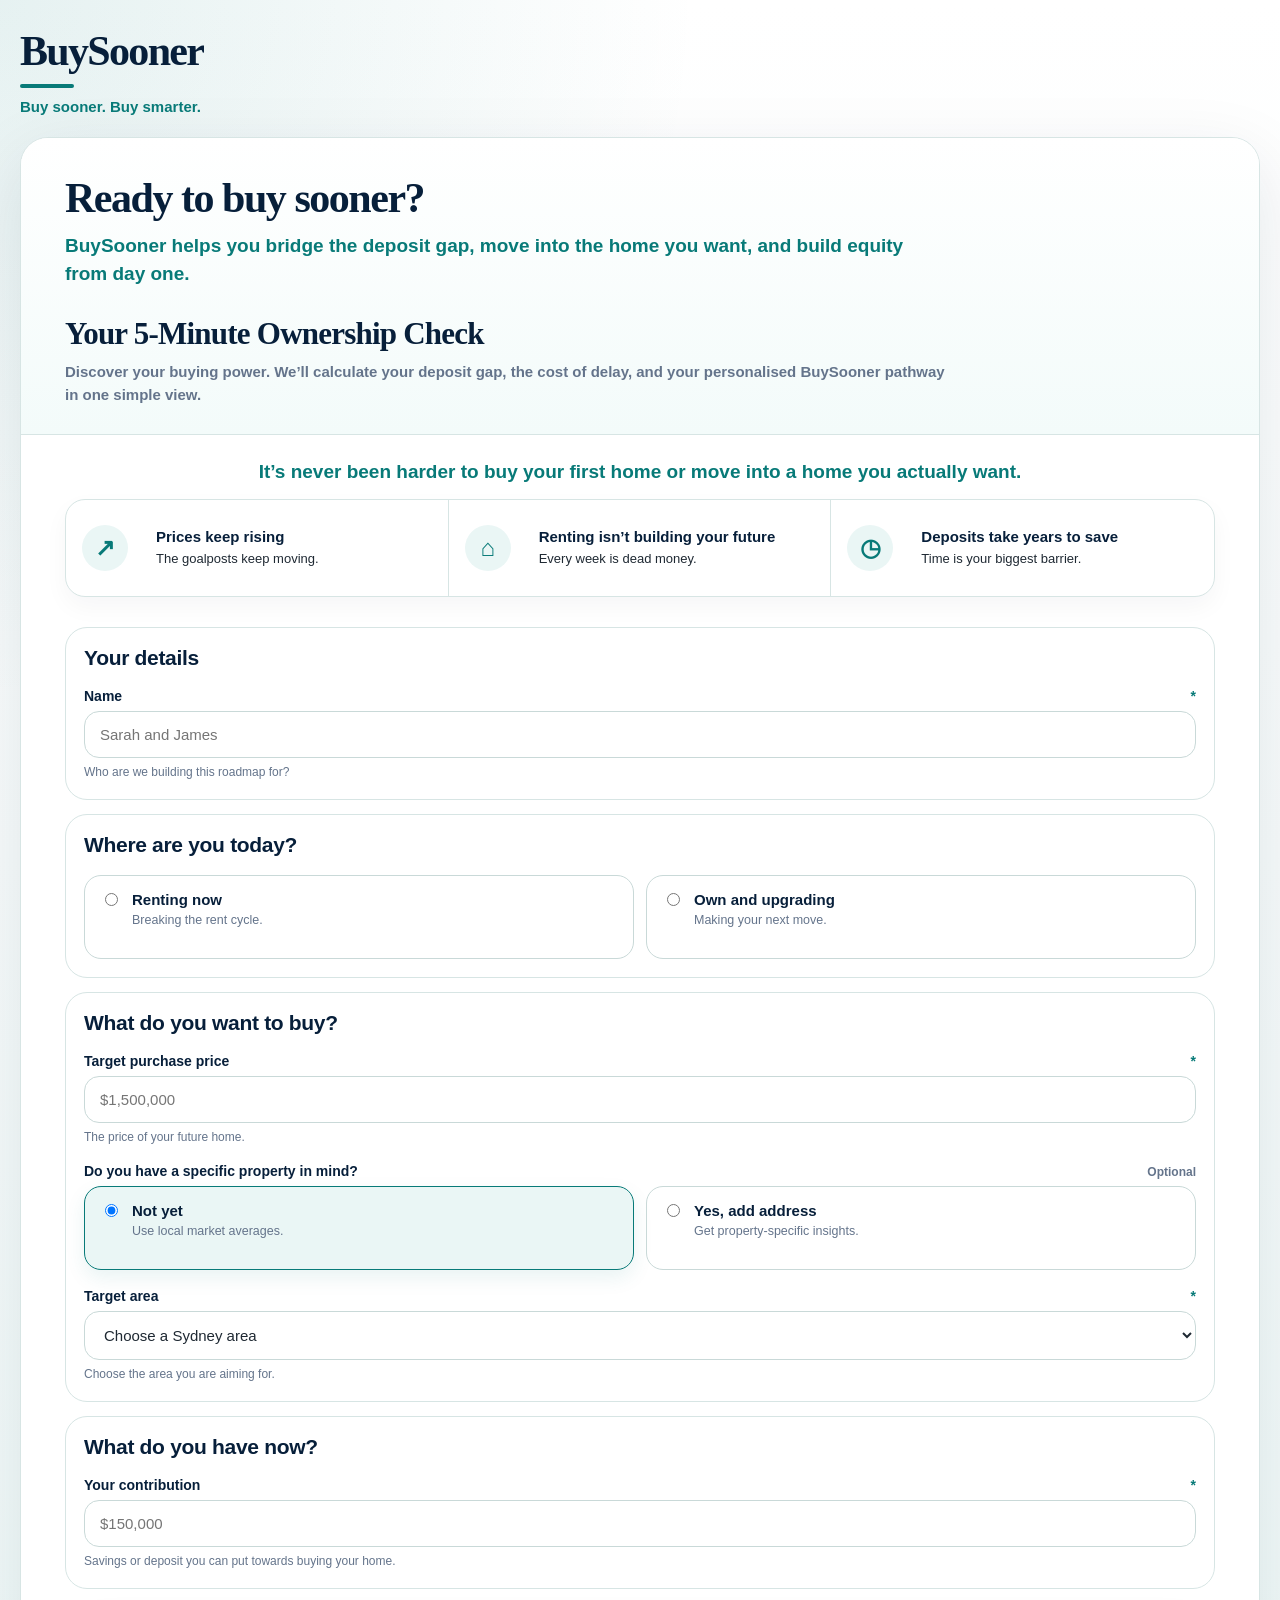
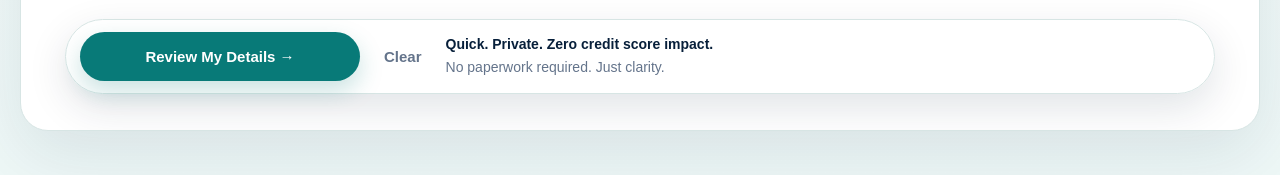
<file: index.html.html>
<!DOCTYPE html>
<html lang="en-AU">
<head>
  <meta charset="UTF-8" />
  <meta name="viewport" content="width=device-width, initial-scale=1.0" />
  <title>BuySooner — Linked Prototype</title>
  <style>
    :root {
      --navy: #071f3a;
      --teal: #087a78;
      --teal-dark: #056261;
      --pale-teal: #eaf6f5;
      --border: #d7e5e4;
      --text: #1f2933;
      --muted: #64748b;
      --error: #b42318;
      --error-bg: #fff4f2;
      --white: #ffffff;
      --gold: #d99a22;
      --gold-soft: #fff5df;
    }
    * { box-sizing: border-box; }
    body {
      margin: 0;
      font-family: Arial, Helvetica, sans-serif;
      color: var(--text);
      background:
        radial-gradient(circle at top left, rgba(8, 122, 120, 0.10), transparent 32%),
        linear-gradient(180deg, #ffffff 0%, #f7fbfb 48%, #eef8f7 100%);
    }
    .page { min-height: 100vh; display: flex; justify-content: center; padding: 32px 20px 44px; }
    .shell { width: 100%; max-width: 1280px; }
    .screen { display: none; }
    .screen.active { display: block; }
    .brand { display: block; margin-bottom: 22px; }
    .brand-row { display: flex; justify-content: space-between; gap: 20px; align-items: flex-end; margin-bottom: 22px; }
    .brand h1, .brand-block h1 { margin: 0; color: var(--navy); font-family: Georgia, 'Times New Roman', serif; font-size: 42px; letter-spacing: -0.04em; line-height: 0.95; }
    .brand-line { width: 54px; height: 4px; background: var(--teal); border-radius: 999px; margin: 12px 0 10px; }
    .brand p, .brand-block p { margin: 0; color: var(--teal); font-size: 15px; font-weight: 800; }
    .progress { min-width: 270px; text-align: right; }
    .progress-label { color: var(--navy); font-size: 13px; font-weight: 900; margin-bottom: 9px; }
    .progress-track { width: 100%; height: 7px; background: #dbe9e8; border-radius: 999px; overflow: hidden; }
    .progress-bar { height: 100%; background: var(--teal); border-radius: 999px; }
    .card { background: var(--white); border: 1px solid var(--border); border-radius: 28px; box-shadow: 0 22px 70px rgba(7, 31, 58, 0.10); overflow: hidden; }
    .hero { padding: 38px 44px 28px; background: linear-gradient(180deg, #ffffff 0%, #f3fbfa 100%); border-bottom: 1px solid var(--border); }
    .hero h2 { margin: 0 0 12px; color: var(--navy); font-family: Georgia, 'Times New Roman', serif; font-size: 42px; letter-spacing: -0.035em; line-height: 1.05; max-width: 930px; }
    .hero .promise { margin: 0 0 28px; max-width: 860px; color: var(--teal); font-size: 19px; line-height: 1.5; font-weight: 900; }
    .check-title { margin: 0 0 10px; color: var(--navy); font-family: Georgia, 'Times New Roman', serif; font-size: 31px; letter-spacing: -0.025em; line-height: 1.1; }
    .check-copy { margin: 0; max-width: 890px; color: var(--muted); font-size: 15px; line-height: 1.5; font-weight: 700; }
    .form-area, .content { padding: 30px 44px 36px; }
    .fact-title { margin: 0 0 18px; color: var(--teal); font-size: 20px; font-weight: 900; line-height: 1.35; text-align: center; }
    .fact-strip { display: grid; grid-template-columns: repeat(3, 1fr); gap: 0; margin: 0 0 30px; border: 1px solid var(--border); border-radius: 20px; overflow: hidden; background: #ffffff; box-shadow: 0 10px 24px rgba(7, 31, 58, 0.04); }
    .fact-card { display: grid; grid-template-columns: 60px 1fr; gap: 14px; align-items: center; padding: 22px; min-height: 126px; border-right: 1px solid var(--border); }
    .fact-card:last-child { border-right: none; }
    .fact-icon { width: 52px; height: 52px; border-radius: 50%; display: grid; place-items: center; background: var(--pale-teal); color: var(--teal); font-weight: 900; font-size: 24px; }
    .fact-card strong { display: block; color: var(--navy); font-size: 15px; line-height: 1.2; margin-bottom: 5px; }
    .fact-card span { display: block; color: var(--text); font-size: 13px; line-height: 1.3; }
    .error-list { display: none; margin: 0 0 22px; padding: 14px 16px; border-radius: 12px; background: var(--error-bg); border: 1px solid #f4b8ae; color: var(--error); font-size: 13px; line-height: 1.5; }
    .error-list.visible { display: block; }
    .discovery-grid { display: grid; gap: 18px; }
    .section-card { border: 1px solid var(--border); border-radius: 22px; background: #ffffff; padding: 22px; }
    .section-title { margin: 0 0 18px; color: var(--navy); font-size: 21px; font-weight: 900; letter-spacing: -0.015em; }
    .fields { display: grid; grid-template-columns: 1fr 1fr; gap: 18px; }
    .field.full { grid-column: span 2; }
    label.label { display: flex; justify-content: space-between; gap: 10px; align-items: baseline; font-size: 14px; font-weight: 900; color: var(--navy); margin-bottom: 7px; }
    .required::after { content: ' *'; color: var(--teal); }
    .optional { color: var(--muted); font-weight: 800; font-size: 12px; }
    input, select { width: 100%; border: 1px solid #c9d9d8; border-radius: 15px; padding: 14px 15px; font-size: 15px; outline: none; background: #ffffff; color: var(--text); }
    input:focus, select:focus { border-color: var(--teal); box-shadow: 0 0 0 4px rgba(8, 122, 120, 0.12); }
    .help { color: var(--muted); font-size: 12px; line-height: 1.4; margin-top: 6px; }
    .radio-row { display: grid; grid-template-columns: repeat(2, 1fr); gap: 12px; }
    .radio-card { border: 1px solid #c9d9d8; border-radius: 17px; padding: 15px; cursor: pointer; display: flex; gap: 11px; align-items: flex-start; min-height: 84px; }
    .radio-card:hover { border-color: var(--teal); box-shadow: 0 8px 20px rgba(7, 31, 58, 0.05); }
    .radio-card:has(input:checked) { border-color: var(--teal); background: var(--pale-teal); box-shadow: 0 8px 20px rgba(8, 122, 120, 0.09); }
    .radio-card input { width: auto; margin-top: 2px; }
    .radio-title { font-weight: 900; color: var(--navy); margin-bottom: 4px; font-size: 15px; display: block; }
    .radio-help { color: var(--muted); font-size: 12.5px; line-height: 1.35; display: block; }
    .address-box, .area-box, .housing-cost-box, .upgrade-reason-box, .other-reason-box { margin-top: 18px; display: none; }
    .address-box.visible, .area-box.visible, .housing-cost-box.visible, .upgrade-reason-box.visible, .other-reason-box.visible { display: block; }
    .actions { margin-top: 30px; display: grid; grid-template-columns: minmax(280px, auto) auto 1fr; gap: 16px; align-items: center; }
    button { appearance: none; border: none; border-radius: 999px; padding: 16px 26px; font-size: 15px; font-weight: 900; cursor: pointer; }
    .primary { background: var(--teal); color: #ffffff; box-shadow: 0 10px 24px rgba(8, 122, 120, 0.22); }
    .primary:hover { background: var(--teal-dark); }
    .secondary { background: var(--pale-teal); color: var(--navy); }
    .safety { color: var(--muted); font-size: 14px; line-height: 1.4; }
    .safety strong { display: block; color: var(--navy); font-size: 14px; margin-bottom: 3px; }
    #resetButton { background: transparent; color: var(--muted); box-shadow: none; padding-left: 8px; padding-right: 8px; }
    .confirm-panel { display: none; margin-top: 46px; padding: 34px; border-radius: 26px; border: 2px solid rgba(8,122,120,0.22); background: linear-gradient(180deg, #f3fbfa 0%, #ffffff 100%); box-shadow: 0 18px 42px rgba(7,31,58,0.08); }
    .confirm-panel.visible { display: block; }
    .confirm-panel h3 { margin: 0 0 8px; color: var(--navy); font-family: Georgia, 'Times New Roman', serif; font-size: 40px; letter-spacing: -0.04em; }
    .confirm-intro { margin: 0 0 22px; color: var(--teal); font-weight: 900; line-height: 1.45; font-size: 16px; }
    .confirm-table { width: 100%; border-collapse: collapse; overflow: hidden; border-radius: 18px; border: 1px solid var(--border); background: #ffffff; margin-bottom: 22px; }
    .confirm-table th, .confirm-table td { text-align: left; vertical-align: top; padding: 14px 16px; border-bottom: 1px solid var(--border); font-size: 13px; line-height: 1.4; }
    .confirm-table th { color: var(--navy); background: var(--pale-teal); font-weight: 900; }
    .confirm-table tr:last-child td { border-bottom: none; }
    .confirm-detail { color: var(--navy); font-weight: 900; white-space: nowrap; }
    .emotional-close { margin: 0 0 20px; padding: 18px 20px; border-radius: 18px; background: var(--pale-teal); color: var(--navy); font-weight: 900; line-height: 1.45; }
    .confirm-buttons { display: flex; gap: 12px; align-items: center; flex-wrap: wrap; }

    .hero-line { width: 54px; height: 4px; background: var(--teal); border-radius: 999px; margin: 0 0 18px; }
    .personal-line { margin-top: 18px; display: inline-block; padding: 12px 14px; border: 1px solid var(--border); border-radius: 999px; background: #ffffff; color: var(--teal); font-size: 13px; font-weight: 900; }
    .waiting-tax { display: grid; grid-template-columns: 84px 1fr minmax(280px, 360px); gap: 20px; align-items: center; padding: 22px 26px; border-radius: 20px; background: linear-gradient(180deg, #f6fbfb 0%, #ffffff 100%); border: 1px solid var(--border); margin-bottom: 20px; }
    .market-panel { align-self: stretch; border-left: 1px solid var(--border); padding-left: 20px; display: grid; align-content: center; gap: 12px; }
    .market-panel h4 { margin: 0; color: var(--navy); font-size: 15px; font-weight: 900; }
    .market-panel p { margin: 0; color: var(--muted); font-size: 12.5px; line-height: 1.4; font-weight: 700; }
    .market-controls { display: grid; grid-template-columns: 1fr 1fr; gap: 10px; }
    .market-field label { display: block; color: var(--navy); font-size: 11px; line-height: 1.2; font-weight: 900; text-transform: uppercase; letter-spacing: 0.04em; margin-bottom: 5px; }
    .market-field select, .market-field input { padding: 10px 11px; border-radius: 12px; font-size: 13px; font-weight: 800; }
    .custom-growth { display: none; margin-top: 8px; }
    .custom-growth.visible { display: block; }
    .market-note { color: var(--muted); font-size: 11.5px; line-height: 1.35; font-weight: 700; }
    .big-icon { width: 70px; height: 70px; border-radius: 50%; display: grid; place-items: center; background: var(--teal); color: #ffffff; font-size: 34px; font-weight: 900; }
    .waiting-tax .label { color: var(--teal); font-weight: 900; font-size: 22px; margin-bottom: 2px; }
    .waiting-tax .amount { color: var(--teal); font-weight: 900; font-size: 58px; line-height: 0.95; letter-spacing: -0.04em; font-family: Georgia, 'Times New Roman', serif; }
    .waiting-tax .subtext { margin-top: 8px; color: var(--navy); font-size: 16px; font-weight: 800; }
    .two-cards { display: grid; grid-template-columns: 1fr 1fr; gap: 18px; align-items: stretch; position: relative; margin-bottom: 20px; }
    .plus-circle { position: absolute; left: 50%; top: 50%; transform: translate(-50%, -50%); width: 44px; height: 44px; border-radius: 50%; background: var(--teal); color: #ffffff; display: grid; place-items: center; font-size: 28px; font-weight: 900; box-shadow: 0 10px 20px rgba(8, 122, 120, 0.20); z-index: 2; }
    .insight-card { border: 1px solid var(--border); border-radius: 20px; background: #ffffff; padding: 22px; min-height: 310px; }
    .number-badge { width: 30px; height: 30px; border-radius: 50%; background: var(--teal); color: #ffffff; display: grid; place-items: center; font-weight: 900; margin-bottom: 16px; }
    .insight-top { display: grid; grid-template-columns: 74px 1fr; gap: 16px; align-items: start; margin-bottom: 16px; }
    .line-icon { width: 68px; height: 68px; border-radius: 50%; display: grid; place-items: center; background: var(--pale-teal); color: var(--navy); font-size: 34px; font-weight: 900; }
    .insight-card h4 { margin: 0 0 8px; color: var(--navy); font-size: 17px; font-weight: 900; }
    .insight-card p { margin: 0; color: var(--navy); font-size: 13px; line-height: 1.45; font-weight: 700; }
    .cost-box { margin-top: 16px; border-radius: 16px; background: #f4fbfa; border: 1px solid var(--border); padding: 16px; }
    .cost-label { color: var(--muted); font-size: 13px; font-weight: 900; margin-bottom: 4px; }
    .cost-amount { color: var(--teal); font-family: Georgia, 'Times New Roman', serif; font-size: 34px; font-weight: 900; letter-spacing: -0.03em; line-height: 1; margin-bottom: 4px; }
    .cost-text { color: var(--navy); font-size: 13px; line-height: 1.35; font-weight: 800; }
    .choice { background: var(--navy); border-radius: 22px; padding: 18px; color: #ffffff; margin-bottom: 16px; }
    .choice h3 { margin: 0 0 14px; text-align: center; color: #ffffff; font-size: 20px; font-weight: 900; }
    .choice-grid { display: grid; grid-template-columns: 1fr 56px 1fr; gap: 12px; align-items: stretch; }
    .choice-card { background: #ffffff; color: var(--navy); border-radius: 16px; padding: 18px; display: grid; grid-template-columns: 60px 1fr; gap: 14px; align-items: center; min-height: 130px; }
    .choice-icon { width: 54px; height: 54px; border-radius: 50%; display: grid; place-items: center; background: var(--pale-teal); color: var(--teal); font-size: 27px; font-weight: 900; }
    .red { color: #c62828; font-weight: 900; font-size: 15px; margin-bottom: 3px; }
    .green { color: var(--teal); font-weight: 900; font-size: 15px; margin-bottom: 3px; }
    .choice-number { color: var(--teal); font-weight: 900; font-size: 22px; line-height: 1; margin-bottom: 4px; }
    .choice-copy { color: var(--navy); font-size: 12.5px; line-height: 1.35; font-weight: 800; }
    .or-circle { width: 52px; height: 52px; border-radius: 50%; background: #ffffff; color: var(--navy); display: grid; place-items: center; font-size: 13px; font-weight: 900; justify-self: center; align-self: center; }
    .assumptions { display: flex; justify-content: space-between; gap: 20px; align-items: center; color: var(--muted); font-size: 12.5px; line-height: 1.45; margin-top: 14px; }
    .mini-brand { display: flex; gap: 8px; align-items: center; color: var(--navy); font-weight: 900; white-space: nowrap; }
    .home-mark { width: 28px; height: 24px; position: relative; border: 3px solid var(--teal); border-top: none; border-radius: 2px; }
    .home-mark::before { content: ''; position: absolute; left: -4px; top: -13px; width: 22px; height: 22px; border-left: 3px solid var(--teal); border-top: 3px solid var(--teal); transform: rotate(45deg); }

    .section-heading { display: grid; grid-template-columns: 1fr auto 1fr; gap: 16px; align-items: center; color: var(--navy); font-family: Georgia, 'Times New Roman', serif; font-size: 30px; font-weight: 900; letter-spacing: -0.03em; text-align: center; margin: 0 0 10px; }
    .illustrative-note { margin: 0 0 22px; text-align: center; color: var(--muted); font-size: 12.5px; font-weight: 800; }
    .section-heading::before, .section-heading::after { content: ''; height: 2px; background: var(--border); }
    .reality-grid, .shift-grid { display: grid; grid-template-columns: repeat(3, 1fr); gap: 16px; margin-bottom: 28px; }
    .reality-card, .shift-card { border: 1px solid var(--border); border-radius: 20px; background: #ffffff; padding: 20px; min-height: 180px; box-shadow: 0 10px 24px rgba(7, 31, 58, 0.04); }
    .reality-icon { width: 46px; height: 46px; border-radius: 50%; background: var(--pale-teal); color: var(--teal); display: grid; place-items: center; font-size: 23px; font-weight: 900; margin-bottom: 14px; }
    .card-label, .shift-card h4 { color: var(--navy); font-size: 15px; font-weight: 900; margin: 0 0 8px; }
    .card-value { color: var(--teal); font-family: Georgia, 'Times New Roman', serif; font-size: 34px; font-weight: 900; line-height: 1; letter-spacing: -0.035em; margin-bottom: 10px; }
    .card-copy, .shift-card p { color: var(--muted); font-size: 13px; line-height: 1.4; font-weight: 700; margin: 0; }
    .bridge { border: 1px solid var(--border); border-radius: 24px; background: linear-gradient(180deg, #ffffff 0%, #f4fbfa 100%); padding: 28px; margin-bottom: 28px; }
    .bridge h3 { margin: 0 0 22px; text-align: center; color: var(--navy); font-family: Georgia, 'Times New Roman', serif; font-size: 30px; letter-spacing: -0.03em; }
    .equation { display: grid; grid-template-columns: 1fr 48px 1fr 48px 1fr; gap: 12px; align-items: center; margin-bottom: 22px; }
    .equation-card { min-height: 132px; border-radius: 20px; background: #ffffff; border: 1px solid var(--border); padding: 20px; text-align: center; display: grid; align-content: center; }
    .equation-card strong { display: block; color: var(--teal); font-family: Georgia, 'Times New Roman', serif; font-size: 31px; line-height: 1; letter-spacing: -0.035em; margin-bottom: 8px; }
    .equation-card span { display: block; color: var(--navy); font-size: 13px; font-weight: 900; text-transform: uppercase; letter-spacing: 0.04em; }
    .symbol { width: 48px; height: 48px; border-radius: 50%; background: var(--teal); color: #ffffff; display: grid; place-items: center; font-size: 26px; font-weight: 900; justify-self: center; }
    .result-line { margin: 0; padding: 16px 18px; border-radius: 16px; background: var(--navy); color: #ffffff; text-align: center; font-size: 15px; line-height: 1.45; font-weight: 900; }
    .footer-statement { display: grid; grid-template-columns: 54px 1fr; gap: 14px; align-items: center; background: var(--navy); color: #ffffff; border-radius: 22px; padding: 20px 22px; font-size: 18px; line-height: 1.35; font-weight: 900; }
    .footer-icon { width: 50px; height: 50px; border-radius: 50%; display: grid; place-items: center; background: rgba(255,255,255,0.12); color: #ffffff; font-size: 26px; font-weight: 900; }


    .ownership-grid { display: grid; grid-template-columns: 1fr 1fr; gap: 18px; margin-bottom: 20px; }
    .ownership-panel { border-radius: 20px; border: 1px solid var(--border); background: #ffffff; overflow: hidden; }
    .ownership-panel-header { padding: 13px 16px; font-size: 13px; font-weight: 900; text-transform: uppercase; letter-spacing: 0.04em; text-align: center; }
    .ownership-gains .ownership-panel-header { color: var(--teal); background: var(--pale-teal); }
    .ownership-costs .ownership-panel-header { color: #b36b00; background: #fff5df; }
    .ownership-line { display: grid; grid-template-columns: 50px 1fr auto; gap: 12px; align-items: center; padding: 15px 16px; border-bottom: 1px solid var(--border); }
    .ownership-line:last-child { border-bottom: none; }
    .own-icon { width: 42px; height: 42px; border-radius: 50%; background: var(--teal); color: #ffffff; display: grid; place-items: center; font-size: 20px; font-weight: 900; }
    .ownership-costs .own-icon { background: #d99a22; }
    .own-label { color: var(--navy); font-size: 13px; font-weight: 900; margin-bottom: 4px; }
    .own-copy { color: var(--muted); font-size: 11.5px; line-height: 1.35; font-weight: 700; }
    .own-amount { color: var(--teal); font-size: 18px; font-weight: 900; white-space: nowrap; }
    .ownership-costs .own-amount { color: #c77b00; }
    .own-total { display: flex; justify-content: space-between; gap: 12px; align-items: center; padding: 16px; font-size: 14px; font-weight: 900; color: var(--teal); background: #f8fcfb; }
    .ownership-costs .own-total { color: #c77b00; background: #fffaf0; }
    .bottom-line-box { display: grid; grid-template-columns: 0.92fr 1.08fr; gap: 20px; padding: 22px; border-radius: 22px; border: 1px solid var(--border); background: linear-gradient(180deg, #ffffff 0%, #f4fbfa 100%); margin-bottom: 18px; }
    .bottom-line-left { display: grid; grid-template-columns: 72px 1fr; gap: 16px; align-items: center; border-right: 1px solid var(--border); padding-right: 18px; }
    .trophy { width: 62px; height: 62px; border-radius: 50%; background: var(--teal); color: #ffffff; display: grid; place-items: center; font-size: 32px; font-weight: 900; }
    .bottom-heading { color: var(--navy); font-size: 20px; font-weight: 900; margin-bottom: 8px; }
    .bottom-metric { color: var(--teal); font-family: Georgia, 'Times New Roman', serif; font-size: 34px; line-height: 1.05; font-weight: 900; letter-spacing: -0.03em; }
    .bottom-metric span { display: block; color: var(--navy); font-family: Arial, Helvetica, sans-serif; font-size: 17px; letter-spacing: 0; margin-top: 3px; }
    .bottom-right h4 { margin: 0 0 10px; color: var(--navy); font-size: 17px; font-weight: 900; }
    .bottom-right p { margin: 0 0 10px; color: var(--text); font-size: 13px; line-height: 1.45; font-weight: 700; }
    .result-list { margin: 0; padding: 0; list-style: none; display: grid; gap: 6px; }
    .result-list li { display: grid; grid-template-columns: 22px 1fr; gap: 8px; align-items: start; font-size: 12.5px; line-height: 1.35; color: var(--text); font-weight: 800; }
    .small-check { width: 20px; height: 20px; border-radius: 50%; background: var(--teal); color: #ffffff; display: grid; place-items: center; font-size: 13px; font-weight: 900; }
    .footer-strip { display: grid; grid-template-columns: 42px 1fr auto; gap: 12px; align-items: center; border-radius: 16px; background: var(--navy); color: #ffffff; padding: 14px 18px; font-size: 13px; font-weight: 900; }
    .footer-strip span:last-child { color: #ffcf46; }
    .footer-home { width: 34px; height: 34px; border-radius: 50%; display: grid; place-items: center; background: rgba(255,255,255,0.12); color: #ffffff; font-size: 20px; }

    @media (max-width: 900px) {
      .brand, .brand-row { display: block; }
      .progress { margin-top: 18px; text-align: left; }
      .hero h2 { font-size: 34px; }
      .fact-strip, .fields, .radio-row, .reality-grid, .shift-grid { grid-template-columns: 1fr; }
      .field.full { grid-column: span 1; }
      .actions { grid-template-columns: 1fr; }
      .waiting-tax, .insight-top, .choice-card { grid-template-columns: 1fr; }
      .market-panel { border-left: none; border-top: 1px solid var(--border); padding-left: 0; padding-top: 18px; }
      .market-controls { grid-template-columns: 1fr; }
      .two-cards, .choice-grid, .equation { grid-template-columns: 1fr; }
      .plus-circle, .or-circle { position: static; transform: none; margin: 0 auto; }
      .assumptions { display: block; }
      .mini-brand { margin-top: 12px; }
      .symbol { margin: 0 auto; }
    }
    @media (max-width: 560px) {
      .page { padding: 22px 12px; }
      .hero, .form-area, .content { padding-left: 20px; padding-right: 20px; }
      .brand h1, .brand-block h1 { font-size: 36px; }
      .waiting-tax .amount { font-size: 44px; }
      .section-heading { font-size: 25px; }
    }
  

    /* Final UX pass and Page 5 */
    #screen1 .section-card { padding: 18px; }
    #screen1 .discovery-grid { gap: 14px; }
    #screen1 .form-area { padding-top: 24px; }
    #screen1 .fact-title { font-size: 19px; margin-bottom: 14px; }
    #screen1 .fact-card { min-height: 96px; padding: 16px; }
    #screen1 .fact-icon { width: 46px; height: 46px; }
    #screen1ActionBar { position: sticky; bottom: 18px; z-index: 20; background: rgba(255,255,255,0.94); border: 1px solid var(--border); border-radius: 999px; padding: 12px 14px; box-shadow: 0 14px 40px rgba(7,31,58,0.12); backdrop-filter: blur(10px); }
    #screen1.confirm-mode .fact-title,
    #screen1.confirm-mode .fact-strip,
    #screen1.confirm-mode .discovery-grid,
    #screen1.confirm-mode #screen1ActionBar,
    #screen1.confirm-mode #errors { display: none !important; }
    #screen1.confirm-mode .confirm-panel { display: block !important; margin-top: 0; }
    #screen1.confirm-mode .form-area { padding-top: 34px; }

    .scenario-chip { display: inline-block; margin-bottom: 8px; padding: 7px 10px; border-radius: 999px; background: var(--pale-teal); color: var(--navy); font-size: 12px; font-weight: 900; }
    .market-panel { align-self: stretch; border-left: 0; border: 1px solid rgba(215,229,228,0.9); border-radius: 16px; padding: 14px; background: rgba(234,246,245,0.42); gap: 10px; }
    .market-panel h4 { font-size: 14px; }
    .market-panel p { font-size: 11.5px; line-height: 1.35; }
    .market-controls { gap: 8px; }
    .market-field select, .market-field input { padding: 8px 9px; min-height: 38px; }
    .market-note { font-size: 10.8px; }
    .insight-card { padding: 18px; min-height: 270px; }
    .insight-top { margin-bottom: 12px; }
    .choice { padding: 22px; }
    .choice h3 { font-size: 22px; }
    .choice-card { min-height: 145px; padding: 22px; }
    .choice-card .red, .choice-card .green { font-size: 17px; }

    #screenBridge .content { padding-top: 24px; }
    #screenBridge .reality-grid { gap: 14px; margin-bottom: 22px; }
    #screenBridge .reality-card { padding: 16px; min-height: 145px; }
    #screenBridge .bridge { padding: 22px; margin-bottom: 24px; box-shadow: 0 12px 30px rgba(7,31,58,0.06); }
    #screenBridge .bridge h3 { margin-bottom: 18px; }
    #screenBridge .equation-card { min-height: 110px; padding: 16px; }
    #screenBridge .symbol { width: 58px; height: 58px; font-size: 30px; }
    #screenBridge .result-line { margin-top: 2px; }
    #screenBridge .shift-grid { gap: 14px; }
    #screenBridge .shift-card { min-height: 135px; padding: 18px; }
    #screenBridge .shift-card h4 { font-size: 18px; margin-bottom: 8px; }

    #screenOwnership .hero { padding-top: 30px; padding-bottom: 20px; }
    #screenOwnership #ownOutcomeBadge { margin-top: 14px; }
    #screenOwnership .bottom-line-box { padding: 28px; background: linear-gradient(180deg, #eef8f7 0%, #ffffff 100%); border-width: 2px; }
    #screenOwnership .bottom-metric { font-size: 38px; }
    #screenOwnership .footer-strip { background: #f4fbfa; color: var(--navy); border: 1px solid var(--border); padding: 12px 16px; min-height: 0; }
    #screenOwnership .footer-home { background: var(--pale-teal); color: var(--teal); }
    #screenOwnership .footer-strip span:last-child { color: var(--teal); }

    .ready-hero { padding-bottom: 24px; }
    .ready-content { padding-top: 26px; }
    .reassurance-grid { display: grid; grid-template-columns: repeat(4, 1fr); gap: 14px; margin-bottom: 28px; }
    .reassurance-card { background: #fff; border: 1px solid var(--border); border-radius: 18px; padding: 17px; min-height: 160px; }
    .reassurance-icon { width: 44px; height: 44px; border-radius: 50%; background: var(--pale-teal); color: var(--teal); display: grid; place-items: center; font-weight: 900; font-size: 22px; margin-bottom: 12px; }
    .reassurance-card h4 { margin: 0 0 8px; color: var(--navy); font-size: 15px; font-weight: 900; }
    .reassurance-card p { margin: 0; color: var(--text); font-size: 12.5px; line-height: 1.4; font-weight: 700; }
    .ready-heading { margin: 8px 0 18px; color: var(--navy); font-family: Georgia, 'Times New Roman', serif; font-size: 34px; letter-spacing: -0.035em; }
    .next-step-grid { display: grid; grid-template-columns: 0.9fr 1.1fr; gap: 18px; align-items: stretch; margin-bottom: 18px; }
    .apply-card, .report-card, .save-card { border: 1px solid var(--border); border-radius: 22px; background: #fff; padding: 24px; }
    .apply-card { background: linear-gradient(180deg, #eef8f7 0%, #ffffff 100%); border-width: 2px; }
    .apply-card h4, .report-card h4, .save-card h4 { margin: 0 0 8px; color: var(--teal); font-size: 13px; font-weight: 900; text-transform: uppercase; letter-spacing: .04em; }
    .apply-card h3, .report-card h3 { margin: 0 0 10px; color: var(--navy); font-family: Georgia, 'Times New Roman', serif; font-size: 28px; letter-spacing: -0.03em; }
    .apply-card p, .report-card p, .save-card p { margin: 0 0 14px; color: var(--text); font-size: 13px; line-height: 1.45; font-weight: 700; }
    .step-pill { width: 34px; height: 34px; border-radius: 50%; display: grid; place-items: center; background: var(--teal); color: #fff; font-weight: 900; margin-bottom: 14px; }
    .step-pill.pale { background: var(--pale-teal); color: var(--teal); }
    .report-card { display: grid; grid-template-columns: 210px 1fr; gap: 20px; align-items: center; background: #f8fcfb; }
    .report-graphic { min-height: 230px; border-radius: 18px; background: linear-gradient(180deg, #ffffff 0%, #eaf6f5 100%); border: 1px solid var(--border); display: grid; place-items: center; }
    .report-sheet { width: 145px; min-height: 175px; border-radius: 14px; background: #fff; box-shadow: 0 12px 30px rgba(7,31,58,.12); padding: 18px; }
    .report-line { height: 9px; border-radius: 99px; background: #d7e5e4; margin-bottom: 11px; }
    .report-line.strong { background: var(--teal); width: 92%; }
    .report-line.short { width: 60%; }
    .report-box-row { display: grid; grid-template-columns: repeat(3,1fr); gap: 8px; margin-top: 28px; }
    .report-box-row span { height: 34px; border-radius: 8px; background: var(--pale-teal); }
    .report-items { display: grid; gap: 8px; }
    .report-items div { display: grid; grid-template-columns: 22px 1fr; gap: 8px; align-items: start; }
    .report-items span { width: 20px; height: 20px; border-radius: 50%; background: var(--teal); color: #fff; display: grid; place-items: center; font-size: 12px; font-weight: 900; }
    .report-items p { margin: 0; font-size: 12.6px; line-height: 1.35; }
    .save-card { display: flex; justify-content: space-between; gap: 18px; align-items: center; padding: 18px 20px; background: #fff; }
    .save-card h4 { color: var(--navy); text-transform: none; font-size: 16px; letter-spacing: 0; }
    .save-card p { margin: 0; }
    .final-disclaimer { margin: 22px 0 0; padding-top: 16px; border-top: 1px solid var(--border); color: var(--muted); font-size: 11.5px; line-height: 1.45; max-width: 900px; }

    @media (max-width: 1000px) { .reassurance-grid, .next-step-grid, .report-card { grid-template-columns: 1fr; } }
    @media (max-width: 900px) { #screen1ActionBar { position: static; border-radius: 22px; } .waiting-tax { grid-template-columns: 1fr; } .market-panel { border-left: none; } }


    /* Hybrid visual upgrade layer */
    .market-movement {
      margin-top: 16px;
      max-width: 430px;
      padding: 14px 16px;
      border-radius: 16px;
      background: rgba(234,246,245,0.65);
      border: 1px solid var(--border);
    }
    .movement-row {
      display: grid;
      grid-template-columns: 1fr 58px 1fr;
      gap: 10px;
      align-items: center;
    }
    .movement-point {
      background: #ffffff;
      border: 1px solid var(--border);
      border-radius: 14px;
      padding: 10px 12px;
      min-height: 72px;
    }
    .movement-label {
      color: var(--muted);
      font-size: 11px;
      font-weight: 900;
      text-transform: uppercase;
      letter-spacing: .05em;
      margin-bottom: 4px;
    }
    .movement-value {
      color: var(--navy);
      font-family: Georgia, 'Times New Roman', serif;
      font-size: 22px;
      font-weight: 900;
      letter-spacing: -0.03em;
    }
    .movement-arrow {
      display: grid;
      place-items: center;
      color: var(--teal);
      font-size: 28px;
      font-weight: 900;
    }
    .movement-caption {
      margin-top: 10px;
      color: var(--teal);
      font-size: 12px;
      line-height: 1.35;
      font-weight: 900;
    }

    .deposit-bridge-visual {
      position: relative;
      padding-top: 10px;
    }
    .deposit-bridge-visual::before {
      content: '';
      position: absolute;
      left: 15%;
      right: 15%;
      top: 70px;
      height: 3px;
      border-radius: 999px;
      background: linear-gradient(90deg, rgba(8,122,120,0.18), rgba(8,122,120,0.75), rgba(8,122,120,0.18));
      z-index: 0;
    }
    .deposit-bridge-visual .equation-card,
    .deposit-bridge-visual .symbol { position: relative; z-index: 1; }
    .deposit-bridge-visual .equation-card:nth-of-type(2) {
      border-color: rgba(8,122,120,0.35);
      box-shadow: 0 12px 30px rgba(8,122,120,0.09);
    }
    .milestone-note {
      display: inline-block;
      margin-top: 8px;
      padding: 5px 9px;
      border-radius: 999px;
      background: var(--pale-teal);
      color: var(--teal);
      font-size: 11px;
      font-weight: 900;
      text-transform: none;
      letter-spacing: 0;
    }

    .ownership-timeline {
      margin: 24px 44px 0;
      padding: 20px;
      border-radius: 22px;
      background: linear-gradient(180deg, #ffffff 0%, #f4fbfa 100%);
      border: 1px solid var(--border);
    }
    .ownership-timeline-title {
      margin: 0 0 16px;
      color: var(--navy);
      font-size: 16px;
      font-weight: 900;
    }
    .timeline-steps {
      display: grid;
      grid-template-columns: repeat(4, 1fr);
      gap: 14px;
      position: relative;
    }
    .timeline-steps::before {
      content: '';
      position: absolute;
      left: 8%;
      right: 8%;
      top: 26px;
      height: 3px;
      border-radius: 999px;
      background: rgba(8,122,120,0.22);
      z-index: 0;
    }
    .timeline-step {
      position: relative;
      z-index: 1;
      text-align: center;
      display: grid;
      justify-items: center;
      gap: 8px;
    }
    .timeline-icon {
      width: 54px;
      height: 54px;
      border-radius: 50%;
      display: grid;
      place-items: center;
      background: var(--teal);
      color: #ffffff;
      font-size: 23px;
      font-weight: 900;
      box-shadow: 0 10px 24px rgba(8,122,120,0.18);
    }
    .timeline-step h4 {
      margin: 0;
      color: var(--navy);
      font-size: 14px;
      font-weight: 900;
    }
    .timeline-step p {
      margin: 0;
      color: var(--muted);
      font-size: 12px;
      line-height: 1.35;
      font-weight: 700;
      max-width: 170px;
    }

    .ready-hero-split {
      display: grid;
      grid-template-columns: minmax(0, 1fr) 360px;
      gap: 28px;
      align-items: center;
    }
    .ready-hero-split .promise { margin-bottom: 0; }
    .final-trust-visual {
      position: relative;
      min-height: 230px;
      border-radius: 24px;
      overflow: hidden;
      border: 1px solid var(--border);
      background:
        radial-gradient(circle at 68% 36%, rgba(255,255,255,0.94) 0 7%, transparent 8%),
        linear-gradient(135deg, #dbeceb 0%, #ffffff 45%, #cfe5e2 100%);
      box-shadow: 0 18px 42px rgba(7,31,58,0.10);
    }
    .final-home-shape {
      position: absolute;
      right: 24px;
      top: 42px;
      width: 190px;
      height: 118px;
      border-radius: 16px;
      background: rgba(255,255,255,0.75);
      border: 1px solid rgba(7,31,58,0.08);
    }
    .final-home-shape::before {
      content: '';
      position: absolute;
      left: 25px;
      top: -34px;
      width: 132px;
      height: 72px;
      transform: skew(-24deg);
      background: var(--navy);
      border-radius: 12px 12px 0 0;
      opacity: 0.9;
    }
    .final-badge {
      position: absolute;
      left: 22px;
      right: 22px;
      bottom: 22px;
      display: grid;
      grid-template-columns: 42px 1fr;
      gap: 12px;
      align-items: center;
      border-radius: 16px;
      padding: 14px 16px;
      background: rgba(8,122,120,0.96);
      color: #ffffff;
      font-size: 14px;
      line-height: 1.25;
      font-weight: 900;
      box-shadow: 0 14px 30px rgba(7,31,58,0.16);
    }
    .final-badge-icon {
      width: 42px;
      height: 42px;
      border-radius: 50%;
      border: 2px solid rgba(255,255,255,0.8);
      display: grid;
      place-items: center;
      font-size: 20px;
    }

    .proof-strip {
      display: grid;
      grid-template-columns: repeat(4, 1fr);
      gap: 10px;
      margin-bottom: 24px;
      border: 1px solid var(--border);
      border-radius: 18px;
      background: #ffffff;
      overflow: hidden;
    }
    .proof-item {
      display: grid;
      grid-template-columns: 34px 1fr;
      gap: 9px;
      align-items: center;
      padding: 12px 14px;
      border-right: 1px solid var(--border);
      min-height: 70px;
    }
    .proof-item:last-child { border-right: none; }
    .proof-icon {
      width: 34px;
      height: 34px;
      border-radius: 50%;
      background: var(--pale-teal);
      color: var(--teal);
      display: grid;
      place-items: center;
      font-size: 17px;
      font-weight: 900;
    }
    .proof-text {
      color: var(--text);
      font-size: 12.5px;
      line-height: 1.3;
      font-weight: 700;
    }
    .proof-text strong {
      color: var(--navy);
      font-weight: 900;
    }

    #screenReady .apply-card {
      display: grid;
      align-content: start;
      min-height: 0;
      padding: 22px;
    }
    #screenReady .report-card {
      box-shadow: 0 12px 34px rgba(7,31,58,0.06);
    }

    @media (max-width: 1000px) {
      .proof-strip, .timeline-steps, .ready-hero-split { grid-template-columns: 1fr; }
      .proof-item { border-right: none; border-bottom: 1px solid var(--border); }
      .proof-item:last-child { border-bottom: none; }
      .timeline-steps::before { display: none; }
      .ownership-timeline { margin: 20px 20px 0; }
    }
    @media (max-width: 900px) {
      .movement-row { grid-template-columns: 1fr; }
      .movement-arrow { transform: rotate(90deg); }
      .deposit-bridge-visual::before { display: none; }
      .final-trust-visual { min-height: 220px; }
    }

  </style>
</head>
<body>
  <main class="page">
    <section class="shell">
      <section id="screen1" class="screen active">
        <div class="brand">
          <h1>BuySooner</h1><div class="brand-line"></div><p>Buy sooner. Buy smarter.</p>
        </div>
        <div class="card">
          <section class="hero"><h2>Ready to buy sooner?</h2><p class="promise">BuySooner helps you bridge the deposit gap, move into the home you want, and build equity from day one.</p><h3 class="check-title">Your 5-Minute Ownership Check</h3><p class="check-copy">Discover your buying power. We’ll calculate your deposit gap, the cost of delay, and your personalised BuySooner pathway in one simple view.</p></section>
          <section class="form-area">
            <form id="scenarioForm" novalidate>
              <p class="fact-title">It’s never been harder to buy your first home or move into a home you actually want.</p>
              <div class="fact-strip"><div class="fact-card"><div class="fact-icon">↗</div><div><strong>Prices keep rising</strong><span>The goalposts keep moving.</span></div></div><div class="fact-card"><div class="fact-icon">⌂</div><div><strong>Renting isn’t building your future</strong><span>Every week is dead money.</span></div></div><div class="fact-card"><div class="fact-icon">◷</div><div><strong>Deposits take years to save</strong><span>Time is your biggest barrier.</span></div></div></div>
              <div id="errors" class="error-list"></div>
              <div class="discovery-grid">
                <section class="section-card"><h3 class="section-title">Your details</h3><div class="fields"><div class="field full"><label class="label required" for="customerName"><span>Name</span></label><input id="customerName" type="text" placeholder="Sarah and James" /><div class="help">Who are we building this roadmap for?</div></div></div></section>
                <section class="section-card"><h3 class="section-title">Where are you today?</h3><div class="radio-row"><label class="radio-card"><input type="radio" name="buyerSituation" value="renting" /><span><span class="radio-title">Renting now</span><span class="radio-help">Breaking the rent cycle.</span></span></label><label class="radio-card"><input type="radio" name="buyerSituation" value="upgrading" /><span><span class="radio-title">Own and upgrading</span><span class="radio-help">Making your next move.</span></span></label></div></section>
                <section class="section-card"><h3 class="section-title">What do you want to buy?</h3><div class="fields"><div class="field full"><label class="label required" for="purchasePrice"><span>Target purchase price</span></label><input id="purchasePrice" inputmode="numeric" placeholder="$1,500,000" data-money="true" /><div class="help">The price of your future home.</div></div><div class="field full"><label class="label"><span>Do you have a specific property in mind?</span><span class="optional">Optional</span></label><div class="radio-row"><label class="radio-card"><input type="radio" name="addressKnown" value="no" checked /><span><span class="radio-title">Not yet</span><span class="radio-help">Use local market averages.</span></span></label><label class="radio-card"><input type="radio" name="addressKnown" value="yes" /><span><span class="radio-title">Yes, add address</span><span class="radio-help">Get property-specific insights.</span></span></label></div><div id="areaBox" class="area-box visible"><label class="label required" for="targetArea"><span>Target area</span></label><select id="targetArea"><option value="">Choose a Sydney area</option><option>Lower North Shore</option><option>Upper North Shore</option><option>Northern Beaches</option><option>Eastern Suburbs</option><option>Inner West</option><option>City / Inner Sydney</option><option>Hills District</option><option>Parramatta / Greater West</option><option>Sutherland Shire</option><option>South West Sydney</option><option>Other Sydney area</option></select><div class="help">Choose the area you are aiming for.</div></div><div id="addressBox" class="address-box"><label class="label required" for="address"><span>Property address</span></label><input id="address" type="text" placeholder="15 Example Street, St Leonards NSW 2065" /><div class="help">Start typing the address.</div></div></div></div></section>
                <section class="section-card"><h3 class="section-title">What do you have now?</h3><div class="fields"><div class="field full"><label class="label required" for="deposit"><span>Your contribution</span></label><input id="deposit" inputmode="numeric" placeholder="$150,000" data-money="true" /><div id="depositHelp" class="help">Savings or deposit you can put towards buying your home.</div></div></div><div id="housingCostBox" class="housing-cost-box"><div class="fields"><div class="field full"><label class="label required" for="housingCost"><span>Current monthly rent</span></label><input id="housingCost" inputmode="numeric" placeholder="$3,683" data-money="true" /><div class="help">Every payment is an investment in someone else’s future.</div></div></div></div><div id="upgradeReasonBox" class="upgrade-reason-box"><div class="fields"><div class="field full"><label class="label required" for="upgradeReason"><span>Why are you upgrading?</span></label><select id="upgradeReason"><option value="">Choose the main reason</option><option>More space</option><option>Growing family</option><option>Better location</option><option>Better quality home</option><option>Lifestyle change</option><option>Other</option></select><div class="help">A bigger home, better location or lifestyle move — capture the reason behind your next move.</div></div></div><div id="otherReasonBox" class="other-reason-box"><div class="fields"><div class="field full"><label class="label required" for="otherReason"><span>Other reason</span></label><input id="otherReason" placeholder="Tell us what is driving the move" /></div></div></div></div></section>
              </div>
              <div id="screen1ActionBar" class="actions"><button type="submit" class="primary">Review My Details →</button><button type="button" id="resetButton" class="secondary">Clear</button><div class="safety"><strong>Quick. Private. Zero credit score impact.</strong>No paperwork required. Just clarity.</div></div>
              <div id="confirmPanel" class="confirm-panel"><h3>Let’s confirm your roadmap.</h3><p class="confirm-intro">This isn’t just a summary—it’s the foundation for <span id="confirmNameInline">Sarah and James</span>’ future home.</p><table class="confirm-table"><thead><tr><th>Milestone</th><th>Detail</th><th>Your Current Vision</th></tr></thead><tbody id="confirmRows"></tbody></table><p id="emotionalClose" class="emotional-close">Everything look right?</p><div class="confirm-buttons"><button type="button" id="routeButton" class="primary">Show Me the Cost of Waiting →</button><button type="button" id="editButton" class="secondary">Edit details</button></div></div>
            </form>
          </section>
        </div>
      </section>

      <section id="screen2" class="screen">
        <div class="brand-row"><div class="brand-block"><h1>BuySooner</h1><div class="brand-line"></div><p>Buy sooner. Buy smarter.</p></div><div class="progress"><div class="progress-label">Step 2 of 5 — The Cost of Waiting</div><div class="progress-track"><div class="progress-bar" style="width:50%"></div></div></div></div>
        <div class="card"><section class="hero"><h2>The Cost of Waiting</h2><div class="hero-line"></div><h3>The great Australian dream has become a maths problem.</h3><p>Property values are growing faster than you can save.</p><div id="personalLine" class="personal-line">Sarah and James, this is what waiting could mean for your Lower North Shore target.</div></section><section class="content"><div class="waiting-tax"><div class="big-icon">▦</div><div><div id="scenarioShown" class="scenario-chip">Scenario shown: AI Area Trend 6% over 3 years</div><div class="label">The Waiting Tax is</div><div id="waitingTax" class="amount">$286,524</div><div id="landlordLine" class="subtext">Whilst you have paid $132,600 to your landlord.</div><div class="market-movement" aria-label="Market movement visual"><div class="movement-row"><div class="movement-point"><div class="movement-label">Today</div><div id="moveToday" class="movement-value">$1.00m</div></div><div class="movement-arrow">→</div><div class="movement-point"><div class="movement-label">Future</div><div id="moveFuture" class="movement-value">$1.19m</div></div></div><div id="moveCaption" class="movement-caption">The goalposts move by $191,016.</div></div></div><aside class="market-panel"><div><h4>BuySooner AI Insights</h4><p id="marketInsightText">Based on local data for your property and suburb, our AI has mapped out your growth potential. Select a market speed and payout timeline from the dropdowns to update your personalised wealth projection.</p></div><div class="market-controls"><div class="market-field"><label for="marketGrowthSelect">Market Outlook</label><select id="marketGrowthSelect"><option value="0.04">Conservative — 4% p.a.</option><option value="0.06" selected>AI Area Trend — 6% p.a.</option><option value="0.07">Active — 7% p.a.</option><option value="custom">Select your own</option></select><div id="customGrowthWrap" class="custom-growth"><input id="customGrowthRate" inputmode="decimal" placeholder="Enter % p.a." /></div></div><div class="market-field"><label for="timelineSelect">Your Saving Timeline</label><select id="timelineSelect"><option value="2">2 Years</option><option value="3" selected>3 Years</option><option value="4">4 Years</option><option value="5">5 Years</option></select></div></div><div class="market-note">This is a what-if scenario only. It is not a property valuation or market forecast.</div></aside></div><div class="two-cards"><div class="insight-card"><div class="number-badge">1</div><div class="insight-top"><div class="line-icon">↗</div><div><h4>The Price Hike</h4><p id="priceHikeText">At 6% annual growth, the same home rises from $1.50m to $1.79m in three years.</p></div></div><div class="cost-box"><div class="cost-label">Cost:</div><div id="priceHikeCost" class="cost-amount">$286,524</div><div class="cost-text">more for the same home.</div></div></div><div class="plus-circle">+</div><div class="insight-card"><div class="number-badge">2</div><div class="insight-top"><div class="line-icon">⌂</div><div><h4>The Rent Drain</h4><p id="rentDrainText">At $850/week, three more years of renting costs $132,600.</p></div></div><div class="cost-box"><div class="cost-label">Cost:</div><div id="rentDrainCost" class="cost-amount">$132,600</div><div class="cost-text">money paid in rent while you wait.</div></div></div></div><section class="choice"><h3>Your choice</h3><div class="choice-grid"><div class="choice-card"><div class="choice-icon">◷</div><div><div id="rentWaitLabel" class="red">Wait 3 years</div><div id="choiceWaitGrowth" class="choice-number">$286,524 growth</div><div id="choiceWaitCopy" class="choice-copy">Whilst you have paid $132,600 in rent.</div></div></div><div class="or-circle">OR</div><div class="choice-card"><div class="choice-icon">⌂</div><div><div class="green">Buy now</div><div class="choice-copy">Start building your equity, not your landlord’s.</div></div></div></div></section><div class="assumptions"><div id="assumptionLine">Assumptions (Sydney example):<br>6% property growth p.a. • Home price today $1,500,000 • Rent $850/week • 3-year waiting period</div><div class="mini-brand"><div class="home-mark"></div><span>BuySooner<br><small>Buy sooner. Buy smarter.</small></span></div></div><div class="actions"><button type="button" id="toBridgeFromRent" class="primary">See how BuySooner bridges the gap →</button><button type="button" id="backFromRent" class="secondary">Back</button></div></section></div>
      </section>

      <section id="screenCompromise" class="screen">
        <div class="brand-row"><div class="brand-block"><h1>BuySooner</h1><div class="brand-line"></div><p>Buy sooner. Buy smarter.</p></div><div class="progress"><div class="progress-label">Step 2 of 5 — The Cost of Compromise</div><div class="progress-track"><div class="progress-bar" style="width:50%"></div></div></div></div>
        <div class="card"><section class="hero"><h2>The Cost of Compromise</h2><div class="hero-line"></div><h3>The longer you wait for the “perfect” deposit, the further your dream home moves out of reach.</h3><div id="upgPersonalLine" class="personal-line">Sarah and James, this is what waiting could mean for your Lower North Shore target.</div></section><section class="content"><div class="waiting-tax"><div class="big-icon">▦</div><div><div id="upgScenarioShown" class="scenario-chip">Scenario shown: AI Area Trend 6% over 3 years</div><div class="label">The Step-Up Cost is</div><div id="upgWaitingTax" class="amount">$286,524</div><div id="upgGapLine" class="subtext">Whilst the gap between your current home and your next home grows by $286,524.</div><div class="market-movement" aria-label="Step-up movement visual"><div class="movement-row"><div class="movement-point"><div class="movement-label">Current position</div><div id="upgMoveToday" class="movement-value">$1.00m</div></div><div class="movement-arrow">→</div><div class="movement-point"><div class="movement-label">Next home</div><div id="upgMoveFuture" class="movement-value">$1.19m</div></div></div><div id="upgMoveCaption" class="movement-caption">The step-up gap grows by $191,016.</div></div></div><aside class="market-panel"><div><h4>BuySooner AI Insights</h4><p id="upgMarketInsightText">Based on local data for your property and suburb, our AI has mapped out your growth potential. Select a market speed and payout timeline from the dropdowns to update your personalised wealth projection.</p></div><div class="market-controls"><div class="market-field"><label for="upgMarketGrowthSelect">Market Outlook</label><select id="upgMarketGrowthSelect"><option value="0.04">Conservative — 4% p.a.</option><option value="0.06" selected>AI Area Trend — 6% p.a.</option><option value="0.07">Active — 7% p.a.</option><option value="custom">Select your own</option></select><div id="upgCustomGrowthWrap" class="custom-growth"><input id="upgCustomGrowthRate" inputmode="decimal" placeholder="Enter % p.a." /></div></div><div class="market-field"><label for="upgTimelineSelect">Your Saving Timeline</label><select id="upgTimelineSelect"><option value="2">2 Years</option><option value="3" selected>3 Years</option><option value="4">4 Years</option><option value="5">5 Years</option></select></div></div><div class="market-note">This is a what-if scenario only. It is not a property valuation or market forecast.</div></aside></div><div class="two-cards"><div class="insight-card"><div class="number-badge">1</div><div class="insight-top"><div class="line-icon">↗</div><div><h4>The Price Hike</h4><p id="upgPriceHikeText">As the market moves, the “step up” becomes more expensive every day. At 6% annual growth, the same home rises from $1.50m to $1.79m in three years.</p></div></div><div class="cost-box"><div class="cost-label">Cost:</div><div id="upgPriceHikeCost" class="cost-amount">$286,524</div><div class="cost-text">more for the same home.</div></div></div><div class="plus-circle">+</div><div class="insight-card"><div class="number-badge">2</div><div class="insight-top"><div class="line-icon">◷</div><div><h4>The Lifestyle Delay</h4><p id="upgLifestyleText">Whether it’s more space for the kids or a better location for your sanity, you can’t get those 3 years back.</p></div></div><div class="cost-box"><div class="cost-label">Cost:</div><div id="upgLifestyleYears" class="cost-amount">3 years</div><div id="upgLifestyleCostText" class="cost-text">3 more years of your family outgrowing their space.</div></div></div></div><section class="choice"><h3>Stay or Step Up?</h3><div class="choice-grid"><div class="choice-card"><div class="choice-icon">◷</div><div><div id="upgWaitLabel" class="red">Wait 3 years</div><div id="upgChoiceWaitGrowth" class="choice-number">$286,524 in market growth</div><div id="upgChoiceWaitCopy" class="choice-copy">Pay $286,524 more while your family lacks room.</div></div></div><div class="or-circle">OR</div><div class="choice-card"><div class="choice-icon">⌂</div><div><div class="green">Buy now with BuySooner</div><div class="choice-copy">Lock in today’s price. Move into the home that fits your life. Start building equity sooner.</div></div></div></div></section><div class="assumptions"><div id="upgAssumptionLine">Assumptions:<br>6% property growth p.a. • Home price today $1,500,000 • 3-year waiting period • Target: Lower North Shore • Upgrader pathway based on Growing family</div><div class="mini-brand"><div class="home-mark"></div><span>BuySooner<br><small>Buy sooner. Buy smarter.</small></span></div></div><div class="actions"><button type="button" id="toBridgeFromUpg" class="primary">See how BuySooner bridges the gap →</button><button type="button" id="backFromUpg" class="secondary">Back</button></div></section></div>
      </section>

      <section id="screenBridge" class="screen">
        <div class="brand-row"><div class="brand-block"><h1>BuySooner</h1><div class="brand-line"></div><p>Buy sooner. Buy smarter.</p></div><div class="progress"><div class="progress-label">Step 3 of 5 — Can BuySooner be the solution?</div><div class="progress-track"><div class="progress-bar" style="width:75%"></div></div></div></div>
        <div class="card"><section class="hero"><h2>Can BuySooner be the solution?</h2><div class="hero-line"></div><h3 id="bridgeHeroSubtitle">Sarah and James, here is how BuySooner could help bridge the gap for your Lower North Shore home.</h3></section><section class="content"><h3 class="section-heading"><span>The Reality Check</span></h3><div class="reality-grid"><div class="reality-card"><div class="reality-icon">⌂</div><div class="card-label">The Target</div><div id="targetValue" class="card-value">$1,500,000</div><div class="card-copy">The price of the home you want to buy today.</div></div><div class="reality-card"><div class="reality-icon">20%</div><div class="card-label">The Hurdle</div><div id="hurdleValue" class="card-value">$300,000</div><div class="card-copy">The 20% deposit usually required to unlock the door.</div></div><div class="reality-card"><div class="reality-icon">▦</div><div class="card-label">The Missing Piece</div><div id="gapValue" class="card-value">$150,000</div><div class="card-copy">The shortfall preventing your purchase now.</div></div></div><section class="bridge"><h3>The Logic of the Solution</h3><div class="equation deposit-bridge-visual"><div class="equation-card"><strong id="yourContribution">$150,000</strong><span>Your Contribution</span></div><div class="symbol">+</div><div class="equation-card"><strong id="buySoonerBridge">$150,000</strong><span>BuySooner Bridge</span></div><div class="symbol">=</div><div class="equation-card"><strong id="totalDeposit">$300,000</strong><span>Total Deposit</span><em class="milestone-note">20% deposit milestone</em></div></div><p id="bridgeResultLine" class="result-line">The Result: BuySooner bridges the missing piece so you can move from planning to buying.</p></section><h3 class="section-heading"><span>The Transfer of Value</span></h3><div class="shift-grid"><div class="shift-card"><h4 id="shiftOneTitle">From Saving to Owning</h4><p id="shiftOneCopy">You stop “chasing” the full deposit and start building equity in your own home from Day 1.</p></div><div class="shift-card"><h4>From Waiting to Locking-In</h4><p id="lockInCopy">You secure the $1,500,000 price today. Any future growth in the Lower North Shore market works for you, not against you.</p></div><div class="shift-card"><h4 id="shiftThreeTitle">From Renting to Investing</h4><p id="rentCopy">Your $3,683 monthly rent drain ends. Your housing payments start supporting your own future, not your landlord’s.</p></div></div><div class="footer-statement"><div class="footer-icon">⌂</div><div id="bridgeFooterStatement">You bring the contribution. BuySooner provides the bridge. Together, we bridge the deposit barrier so you can own the future, sooner.</div></div><div class="actions"><button type="button" id="toOwnership" class="primary">Show the Path to Full Ownership →</button><button type="button" id="backFromBridge" class="secondary">Back</button></div></section></div>
      </section>

      <section id="screenOwnership" class="screen">
        <div class="brand-row"><div class="brand-block"><h1>BuySooner</h1><div class="brand-line"></div><p>Buy sooner. Buy smarter.</p></div><div class="progress"><div class="progress-label">Step 4 of 5 — The Path to Full Ownership</div><div class="progress-track"><div class="progress-bar" style="width:100%"></div></div></div></div>
        <div class="card">
          <section class="hero"><h2>The Path to Full Ownership</h2><div class="hero-line"></div><h3 id="ownHeroHeading">Three years later, Sarah and James refinance, repay BuySooner, and move to full ownership.</h3><p id="ownHeroBody">After 3 years, property values had risen, and their loan principal had reduced. They refinanced with their bank to pay out BuySooner and take full ownership.</p><div id="ownOutcomeBadge" class="personal-line">They refinanced, repaid BuySooner, and became 100% owners.</div></section>
          <section class="ownership-timeline" aria-label="Path to 100% ownership timeline"><h3 class="ownership-timeline-title">Path to 100% ownership — 3-year pathway</h3><div class="timeline-steps"><div class="timeline-step"><div class="timeline-icon">⌂</div><h4>Buy now</h4><p>You move into the home sooner.</p></div><div class="timeline-step"><div class="timeline-icon">↗</div><h4>Build equity</h4><p>Your ownership position improves over time.</p></div><div class="timeline-step"><div class="timeline-icon">⇄</div><h4>Refinance</h4><p>BuySooner is repaid when the numbers align.</p></div><div class="timeline-step"><div class="timeline-icon">✓</div><h4>100% ownership</h4><p>You move into full ownership.</p></div></div></section>
          <section class="content">
            <h3 class="section-heading"><span>The Financial Breakdown</span></h3>
            <p class="illustrative-note">Illustrative outcome based on the assumptions shown.</p>
            <div class="ownership-grid">
              <section class="ownership-panel ownership-gains"><div class="ownership-panel-header">The gains by acting now</div><div class="ownership-line"><div class="own-icon">↗</div><div><div class="own-label">Property Growth Captured</div><div id="ownGrowthCopy" class="own-copy">Their $1.5m home grew to $1.78m instead of chasing it.</div></div><div id="ownGrowth" class="own-amount">+$286,524</div></div><div class="ownership-line"><div class="own-icon">▦</div><div><div id="ownSecondGainLabel" class="own-label">Rent Redirected</div><div id="ownSecondGainCopy" class="own-copy">3 years of rent at $850/week avoided.</div></div><div id="ownSecondGain" class="own-amount">+$132,600</div></div><div class="own-total"><span>Total</span><span id="ownTotalGains">+$419,124</span></div></section>
              <section class="ownership-panel ownership-costs"><div class="ownership-panel-header">The cost</div><div class="ownership-line"><div class="own-icon">●</div><div><div class="own-label">BuySooner Capital Returned</div><div id="ownCapitalCopy" class="own-copy">Return of the original $150,000 contribution.</div></div><div id="ownCapital" class="own-amount">$150,000</div></div><div class="ownership-line"><div class="own-icon">◷</div><div><div class="own-label">BuySooner Exit Share</div><div class="own-copy">Agreed participation paid at exit.</div></div><div id="ownCost" class="own-amount">-$107,191</div></div><div class="own-total"><span>Total Economic Cost</span><span id="ownTotalCost">-$107,191</span></div></section>
            </div>
            <section class="bottom-line-box"><div class="bottom-line-left"><div class="trophy">🏆</div><div><div class="bottom-heading">The Bottom Line:</div><div id="ownGrowthRetained" class="bottom-metric">+$179,333<span>growth retained</span></div><div id="ownSecondRetained" class="bottom-metric" style="margin-top:14px;">+$132,600<span>rent redirected</span></div></div></div><div class="bottom-right"><h4>The BuySooner exit was their final step to total ownership.</h4><p>The result:</p><ul class="result-list"><li><span class="small-check">✓</span><span id="ownResultOne">Stopped the rent drain.</span></li><li><span class="small-check">✓</span><span id="ownResultTwo">Retained $179,333 of property growth after BuySooner’s agreed exit share.</span></li><li><span class="small-check">✓</span><span id="ownResultThree">They did not just find a place to live — they built a foundation for their future.</span></li></ul></div></section>
            <div class="footer-strip"><div class="footer-home">⌂</div><span>You have the income. We bridge the gap.</span><span>You own the future.</span></div>
            <div class="actions"><button type="button" id="toReadySooner" class="primary">Ready to buy sooner? →</button><button type="button" id="backFromOwnership" class="secondary">Back</button></div>
          </section>
        </div>
      </section>


      <section id="screenReady" class="screen">
        <div class="brand-row"><div class="brand-block"><h1>BuySooner</h1><div class="brand-line"></div><p>Buy sooner. Buy smarter.</p></div><div class="progress"><div class="progress-label">Step 5 of 5 — Ready to buy sooner</div><div class="progress-track"><div class="progress-bar" style="width:100%"></div></div></div></div>
        <div class="card">
          <section class="hero ready-hero ready-hero-split"><div><h2>Ready to buy sooner?</h2><div class="hero-line"></div><p class="promise">BuySooner helps you bridge the deposit gap, move into the home you want, and build equity from day one.</p></div><div class="final-trust-visual" aria-label="Home ownership trust visual"><div class="final-home-shape"></div><div class="final-badge"><div class="final-badge-icon">✓</div><div>Built on transparency.<br>Designed for your path to ownership.</div></div></div></section>
          <section class="content ready-content">
            <div class="proof-strip" aria-label="BuySooner reassurance proof strip">
              <div class="proof-item"><div class="proof-icon">⌂</div><div class="proof-text"><strong>Own from Day 1</strong> — Your name is on the title.</div></div>
              <div class="proof-item"><div class="proof-icon">▣</div><div class="proof-text"><strong>Standard bank loan</strong> — We boost your standard loan.</div></div>
              <div class="proof-item"><div class="proof-icon">$</div><div class="proof-text"><strong>No monthly payments</strong> — No repayments, interest or fees to BuySooner.</div></div>
              <div class="proof-item"><div class="proof-icon">↗</div><div class="proof-text"><strong>Pathway to 100%</strong> — Refinance out when the numbers align.</div></div>
            </div>

            <h3 id="readyNextHeading" class="ready-heading">Your next steps to getting the keys to your new home</h3>
            <div class="next-step-grid">
              <section class="apply-card">
                <div class="step-pill">1</div>
                <h4>Apply now</h4>
                <h3>Apply now and get ready to move in.</h3>
                <p>Complete the next step so BuySooner and your broker can confirm the structure, the property and the pathway.</p>
                <button type="button" id="applyNowButton" class="primary">Apply Now →</button>
              </section>

              <section class="report-card">
                <div class="report-graphic" aria-label="Report preview">
                  <div class="report-sheet"><div class="report-line strong"></div><div class="report-line"></div><div class="report-line short"></div><div class="report-box-row"><span></span><span></span><span></span></div></div>
                </div>
                <div>
                  <div class="step-pill pale">2</div>
                  <h4>We prepare your personalised roadmap</h4>
                  <h3>Your Personalised BuySooner Roadmap</h3>
                  <p><strong>The blueprint to full ownership.</strong></p>
                  <p>We’ve mapped your numbers against your target market to show you how the bridge works.</p>
                  <div class="report-items">
                    <div><span>✓</span><p id="reportCostItem"><strong>The Waiting Tax</strong> — The cost of staying on the sidelines while the market moves.</p></div>
                    <div><span>✓</span><p><strong>The Equity Bridge</strong> — A visual breakdown of your contribution versus BuySooner’s bridge.</p></div>
                    <div><span>✓</span><p><strong>The Path to 100%</strong> — Projected timelines for your refinance and full ownership.</p></div>
                    <div><span>✓</span><p><strong>Full Transparency</strong> — A clear view of the numbers, assumptions and FAQs.</p></div>
                  </div>
                </div>
              </section>
            </div>

            <section class="save-card">
              <div><h4>Still comparing options?</h4><p>Save your roadmap and come back when you are ready.</p></div>
              <button type="button" id="saveRoadmapButton" class="secondary">Save My Roadmap</button>
            </section>

            <p class="final-disclaimer">This roadmap is an illustrative guide only. It is designed to help you understand how BuySooner could work for you. Any application, approval, property purchase, refinance or final outcome will depend on your circumstances, the property, lender requirements and BuySooner’s assessment.</p>
          </section>
        </div>
      </section>

    </section>
  </main>

  <script>
    let scenario = {};
    let previousScreen = 'screen1';
    const assumptions = { growthRate: 0.06, waitingYears: 3, waitingMonths: 36, depositMilestoneRate: 0.20 };
    const form = document.getElementById('scenarioForm');
    const errors = document.getElementById('errors');
    const confirmPanel = document.getElementById('confirmPanel');
    const addressBox = document.getElementById('addressBox');
    const areaBox = document.getElementById('areaBox');
    const housingCostBox = document.getElementById('housingCostBox');
    const upgradeReasonBox = document.getElementById('upgradeReasonBox');
    const otherReasonBox = document.getElementById('otherReasonBox');

    function parseMoney(value) { const cleaned = String(value || '').replace(/[^0-9]/g, ''); return cleaned ? Number(cleaned) : null; }
    function money(value) { return new Intl.NumberFormat('en-AU', { style: 'currency', currency: 'AUD', maximumFractionDigits: 0 }).format(Math.round(value)); }
    function signedMoney(value) { return (value >= 0 ? '+' : '-') + money(Math.abs(value)); }
    function compactMillions(value) {
      let text = (value / 1000000).toFixed(2).replace(/0$/, '');
      if (text.endsWith('.')) text += '0';
      return '$' + text + 'm';
    }
    function titleCaseName(raw) {
      return String(raw || '').trim().split(/\s+/).map((word) => {
        const lower = word.toLowerCase();
        if (lower === 'and' || lower === 'or') return lower;
        if (word === '&') return '&';
        return lower.replace(/(^|[-'])[a-z]/g, (m) => m.toUpperCase());
      }).join(' ');
    }

    function isPluralName(name) {
      return /\b(and)\b|&|,/i.test(String(name || ''));
    }

    function pluralVerb(name, pluralForm, singularForm) {
      return isPluralName(name) ? pluralForm : singularForm;
    }

    function locationWithArticle() {
      if (scenario.locationType === 'address') return locationText(true);
      const loc = locationText(true);
      if (!loc) return loc;
      if (/^the\s+/i.test(loc)) return loc;
      return `the ${loc}`;
    }

    function weeklyRentFromMonthly(monthlyRent) { return Math.round((monthlyRent * 12) / 52); }
    function roundToNearest(value, nearest) { return Math.round(value / nearest) * nearest; }
    function percent(value) { return Math.round(value * 100) + '%'; }
    function showScreen(id) { document.querySelectorAll('.screen').forEach(s => s.classList.remove('active')); document.getElementById(id).classList.add('active'); window.scrollTo({ top: 0, behavior: 'smooth' }); }

    document.querySelectorAll('[data-money="true"]').forEach((input) => {
      input.addEventListener('blur', () => { const value = parseMoney(input.value); input.value = value === null ? '' : money(value); });
      input.addEventListener('focus', () => { const value = parseMoney(input.value); input.value = value === null ? '' : String(value); });
    });

    document.querySelectorAll('input[name="buyerSituation"]').forEach((radio) => {
      radio.addEventListener('change', () => {
        const situation = document.querySelector('input[name="buyerSituation"]:checked').value;
        document.getElementById('housingCost').value = '';
        if (situation === 'renting') {
          housingCostBox.classList.add('visible');
          upgradeReasonBox.classList.remove('visible');
          otherReasonBox.classList.remove('visible');
          document.getElementById('depositHelp').textContent = 'Savings or deposit you can put towards buying your home.';
        } else {
          housingCostBox.classList.remove('visible');
          upgradeReasonBox.classList.add('visible');
          document.getElementById('depositHelp').textContent = 'Savings, equity or sale proceeds you can put towards your next home.';
        }
      });
    });

    document.getElementById('upgradeReason').addEventListener('change', () => {
      otherReasonBox.classList.toggle('visible', document.getElementById('upgradeReason').value === 'Other');
    });

    document.querySelectorAll('input[name="addressKnown"]').forEach((radio) => {
      radio.addEventListener('change', () => {
        const isKnown = document.querySelector('input[name="addressKnown"]:checked').value === 'yes';
        addressBox.classList.toggle('visible', isKnown);
        areaBox.classList.toggle('visible', !isKnown);
      });
    });

    function buildScenario() {
      const situationNode = document.querySelector('input[name="buyerSituation"]:checked');
      const addressKnown = document.querySelector('input[name="addressKnown"]:checked').value;
      const rawName = document.getElementById('customerName').value.trim();
      const name = titleCaseName(rawName);
      const customerType = situationNode ? situationNode.value : '';
      const targetPurchasePrice = parseMoney(document.getElementById('purchasePrice').value);
      const contribution = parseMoney(document.getElementById('deposit').value);
      const monthlyRent = parseMoney(document.getElementById('housingCost').value);
      const targetArea = document.getElementById('targetArea').value;
      const propertyAddress = document.getElementById('address').value.trim();
      const upgradeReason = document.getElementById('upgradeReason').value;
      const upgradeReasonText = document.getElementById('otherReason').value.trim();
      const messages = [];
      if (!name) messages.push('Enter a name for the roadmap.');
      if (!customerType) messages.push('Select whether they are renting now or own and upgrading.');
      if (!targetPurchasePrice || targetPurchasePrice <= 0) messages.push('Enter a target purchase price.');
      if (addressKnown === 'no' && !targetArea) messages.push('Choose a target area.');
      if (addressKnown === 'yes' && !propertyAddress) messages.push('Enter the property address or choose Not yet.');
      if (contribution === null || contribution < 0) messages.push('Enter your contribution.');
      if (customerType === 'renting' && (monthlyRent === null || monthlyRent < 0)) messages.push('Enter the current monthly rent.');
      if (customerType === 'upgrading' && !upgradeReason) messages.push('Choose why you are upgrading.');
      if (customerType === 'upgrading' && upgradeReason === 'Other' && !upgradeReasonText) messages.push('Enter the reason for upgrading.');
      return { messages, data: { name, customerType, targetPurchasePrice, locationType: addressKnown === 'yes' ? 'address' : 'area', targetArea, propertyAddress, contribution, monthlyRent: monthlyRent || 0, upgradeReason, upgradeReasonText, depositGap: Math.max(0, targetPurchasePrice * 0.20 - contribution) } };
    }

    form.addEventListener('submit', (event) => { event.preventDefault(); const result = buildScenario(); if (result.messages.length) { errors.innerHTML = '<strong>Fix these items before reviewing the roadmap:</strong><ul>' + result.messages.map(m => `<li>${m}</li>`).join('') + '</ul>'; errors.classList.add('visible'); confirmPanel.classList.remove('visible'); document.getElementById('screen1').classList.remove('confirm-mode'); return; } errors.classList.remove('visible'); scenario = result.data; renderConfirmation(); });

    function locationText(full = false) { return scenario.locationType === 'address' ? (scenario.propertyAddress || 'this property') : (full ? scenario.targetArea : `your ${scenario.targetArea} target`); }

    function renderConfirmation() {
      const startingPoint = scenario.customerType === 'renting' ? 'Renting now' : 'Own and upgrading';
      const routeText = scenario.customerType === 'renting' ? 'Show Me the Cost of Waiting →' : 'Show Me the Cost of Compromise →';
      const housingRow = scenario.customerType === 'renting' ? `<tr><td>Monthly rent leak</td><td class="confirm-detail">${money(scenario.monthlyRent)}</td><td>The amount you’ll soon be redirecting into your own wealth, not someone else’s.</td></tr>` : `<tr><td>Upgrade reason</td><td class="confirm-detail">${scenario.upgradeReason === 'Other' ? scenario.upgradeReasonText : scenario.upgradeReason}</td><td>The reason behind the next move.</td></tr>`;
      document.getElementById('confirmNameInline').textContent = scenario.name;
      document.getElementById('confirmRows').innerHTML = `<tr><td>Who this is for</td><td class="confirm-detail">${scenario.name}</td><td>Your names on the title deed—personalised for your future.</td></tr><tr><td>Starting point</td><td class="confirm-detail">${startingPoint}</td><td>${scenario.customerType === 'renting' ? 'Breaking the cycle. This is the last time you’ll fund a landlord’s retirement.' : 'Making your next move. This roadmap is built around the home you want next.'}</td></tr><tr><td>Target purchase price</td><td class="confirm-detail">${money(scenario.targetPurchasePrice)}</td><td>The price of your new front door. We’re locking in this goal today.</td></tr><tr><td>${scenario.locationType === 'address' ? 'Your property target' : 'Your new neighbourhood'}</td><td class="confirm-detail">${locationText(true)}</td><td>Where life happens. We’ve shaped this roadmap around your target location.</td></tr><tr><td>Your contribution</td><td class="confirm-detail">${money(scenario.contribution)}</td><td>${scenario.customerType === 'renting' ? 'Savings or deposit you can put towards buying your home.' : 'Savings, equity or sale proceeds you can put towards your next home.'}</td></tr>${housingRow}`;
      document.getElementById('emotionalClose').innerHTML = `Everything look right?<br><br>By bridging your ${money(scenario.depositGap)} gap today, you aren't just buying a house—you’re securing a home in ${locationText(true)} while the market is still in reach.`;
      document.getElementById('routeButton').textContent = routeText;
      document.getElementById('screen1').classList.add('confirm-mode');
      confirmPanel.classList.add('visible'); confirmPanel.scrollIntoView({ behavior: 'smooth', block: 'start' });
    }

    document.getElementById('routeButton').addEventListener('click', () => { const result = buildScenario(); if (result.messages.length) return; scenario = result.data; if (scenario.customerType === 'renting') { renderCostOfWaiting(); showScreen('screen2'); } else { renderCostOfCompromise(); showScreen('screenCompromise'); } });
    document.getElementById('editButton').addEventListener('click', () => { confirmPanel.classList.remove('visible'); document.getElementById('screen1').classList.remove('confirm-mode'); });
    document.getElementById('resetButton').addEventListener('click', () => location.reload());

    function calcValues() { const futurePrice = scenario.targetPurchasePrice * Math.pow(1 + assumptions.growthRate, assumptions.waitingYears); const priceHike = Math.round(futurePrice - scenario.targetPurchasePrice); return { futurePrice, priceHike }; }

    function page2MarketSourceText() {
      if (scenario.locationType === 'address') return `${scenario.propertyAddress} and the surrounding local market`;
      return scenario.targetArea || 'your selected area';
    }

    function readDelaySettings(prefix = '') {
      const growthSelect = document.getElementById(prefix ? prefix + 'MarketGrowthSelect' : 'marketGrowthSelect');
      const timelineSelect = document.getElementById(prefix ? prefix + 'TimelineSelect' : 'timelineSelect');
      const customWrap = document.getElementById(prefix ? prefix + 'CustomGrowthWrap' : 'customGrowthWrap');
      const customInput = document.getElementById(prefix ? prefix + 'CustomGrowthRate' : 'customGrowthRate');
      const selected = growthSelect ? growthSelect.value : String(assumptions.growthRate);
      const years = timelineSelect ? Number(timelineSelect.value) : assumptions.waitingYears;
      let growthRate = assumptions.growthRate;
      let label = 'AI Area Trend';
      if (selected === 'custom') {
        customWrap && customWrap.classList.add('visible');
        const raw = parseFloat(String(customInput && customInput.value ? customInput.value : '').replace('%',''));
        growthRate = Number.isFinite(raw) && raw >= 0 ? raw / 100 : assumptions.growthRate;
        label = 'Custom';
      } else {
        customWrap && customWrap.classList.remove('visible');
        growthRate = Number(selected);
        if (selected === '0.04') label = 'Conservative';
        if (selected === '0.06') label = 'AI Area Trend';
        if (selected === '0.07') label = 'Active';
      }
      return { growthRate, years, label };
    }

    function calcDelayValues(settings) {
      const futurePrice = scenario.targetPurchasePrice * Math.pow(1 + settings.growthRate, settings.years);
      const priceHike = Math.round(futurePrice - scenario.targetPurchasePrice);
      return { futurePrice, priceHike };
    }

    function yearsText(years) { return `${years} ${years === 1 ? 'year' : 'years'}`; }
    function growthPercent(rate) { return (rate * 100).toFixed(rate * 100 % 1 === 0 ? 0 : 1) + '%'; }

    function renderCostOfWaiting() {
      const settings = readDelaySettings('');
      const { futurePrice, priceHike } = calcDelayValues(settings);
      const months = settings.years * 12;
      const rentDrain = roundToNearest(scenario.monthlyRent * months, 100);
      const weeklyRent = Math.round((scenario.monthlyRent * 12) / 52);
      const yText = yearsText(settings.years);
      document.getElementById('scenarioShown').textContent = `Scenario shown: ${settings.label} ${growthPercent(settings.growthRate)} over ${yText}`;
      document.getElementById('personalLine').textContent = `${scenario.name}, this is what waiting could mean for ${locationText(false)}.`;
      document.getElementById('marketInsightText').textContent = 'Based on local data for your property and suburb, our AI has mapped out your growth potential. Select a market speed and payout timeline from the dropdowns to update your personalised wealth projection.';
      document.getElementById('waitingTax').textContent = money(priceHike);
      document.getElementById('landlordLine').textContent = `Whilst you have paid ${money(rentDrain)} to your landlord.`;
      document.getElementById('moveToday').textContent = compactMillions(scenario.targetPurchasePrice);
      document.getElementById('moveFuture').textContent = compactMillions(futurePrice);
      document.getElementById('moveCaption').textContent = `The goalposts move by ${money(priceHike)}.`;
      document.getElementById('priceHikeText').textContent = `Using the selected market outlook, the same home rises from ${compactMillions(scenario.targetPurchasePrice)} to ${compactMillions(futurePrice)} over your selected timeline.`;
      document.getElementById('priceHikeCost').textContent = money(priceHike);
      document.getElementById('rentDrainText').textContent = `At ${money(weeklyRent)}/week, ${yText} of renting costs ${money(rentDrain)}.`;
      document.getElementById('rentDrainCost').textContent = money(rentDrain);
      document.getElementById('rentWaitLabel').textContent = `Wait ${yText}`;
      document.getElementById('choiceWaitGrowth').textContent = `${money(priceHike)} growth`;
      document.getElementById('choiceWaitCopy').textContent = `Whilst you have paid ${money(rentDrain)} in rent.`;
      document.getElementById('assumptionLine').innerHTML = `Assumptions:<br>${settings.label} market outlook (${growthPercent(settings.growthRate)} p.a.) • Home price today ${money(scenario.targetPurchasePrice)} • Rent ${money(weeklyRent)}/week • ${yText} waiting period`;
    }

    function getUpgradeCopy(priceHike, years = assumptions.waitingYears) {
      const other = scenario.upgradeReasonText || 'the move you want';
      const yText = yearsText(years);
      const map = { 'More space': [`${yText} of making do with less space.`, `Pay ${money(priceHike)} more while living in a cramped home.`], 'Growing family': [`${yText} of your family outgrowing their space.`, `Pay ${money(priceHike)} more while your family lacks room.`], 'Better location': [`${yText} of the wrong commute.`, `Pay ${money(priceHike)} more and keep the long commute.`], 'Better quality home': [`${yText} in a home that doesn’t fit.`, `Pay ${money(priceHike)} more while living in a house you’ve outgrown.`], 'Lifestyle change': [`${yText} of putting your life on hold.`, `Pay ${money(priceHike)} more and put your life on hold.`], 'Other': [`${yText} without ${other}.`, `Pay ${money(priceHike)} more and stay stuck where you are.`] };
      return map[scenario.upgradeReason] || map.Other;
    }

    function renderCostOfCompromise() {
      const settings = readDelaySettings('upg');
      const { futurePrice, priceHike } = calcDelayValues(settings);
      const [delayLine, waitLine] = getUpgradeCopy(priceHike, settings.years);
      const reason = scenario.upgradeReason === 'Other' ? scenario.upgradeReasonText : scenario.upgradeReason;
      const yText = yearsText(settings.years);
      document.getElementById('upgPersonalLine').textContent = `${scenario.name}, this is what waiting could mean for ${locationText(false)}.`;
      document.getElementById('upgMarketInsightText').textContent = 'Based on local data for your property and suburb, our AI has mapped out your growth potential. Select a market speed and payout timeline from the dropdowns to update your personalised wealth projection.';
      document.getElementById('upgWaitingTax').textContent = money(priceHike);
      document.getElementById('upgGapLine').textContent = `Whilst the gap between your current home and your next home grows by ${money(priceHike)}.`;
      document.getElementById('upgMoveToday').textContent = compactMillions(scenario.targetPurchasePrice);
      document.getElementById('upgMoveFuture').textContent = compactMillions(futurePrice);
      document.getElementById('upgMoveCaption').textContent = `The step-up gap grows by ${money(priceHike)}.`;
      document.getElementById('upgPriceHikeText').textContent = `As the market moves, the “step up” becomes more expensive every day. Using the selected market outlook, the same home rises from ${compactMillions(scenario.targetPurchasePrice)} to ${compactMillions(futurePrice)} over your selected timeline.`;
      document.getElementById('upgPriceHikeCost').textContent = money(priceHike);
      document.getElementById('upgLifestyleText').textContent = `Whether it’s more space for the kids or a better location for your sanity, you can’t get those ${yText} back.`;
      document.getElementById('upgLifestyleYears').textContent = yText;
      document.getElementById('upgLifestyleCostText').textContent = delayLine;
      document.getElementById('upgWaitLabel').textContent = `Wait ${yText}`;
      document.getElementById('upgChoiceWaitGrowth').textContent = `${money(priceHike)} in market growth`;
      document.getElementById('upgChoiceWaitCopy').textContent = waitLine;
      document.getElementById('upgAssumptionLine').innerHTML = `Assumptions:<br>${settings.label} market outlook (${growthPercent(settings.growthRate)} p.a.) • Home price today ${money(scenario.targetPurchasePrice)} • ${yText} waiting period • Target: ${locationText(true)} • Upgrader pathway based on ${reason}`;
    }

    function renderBridge() {
      const hurdle = scenario.targetPurchasePrice * assumptions.depositMilestoneRate;
      const gap = Math.max(0, hurdle - scenario.contribution);
      const total = scenario.contribution + gap;
      const marketLabel = scenario.locationType === 'address' ? 'this property' : `${scenario.targetArea} market`;
      const targetLabel = scenario.locationType === 'address' ? 'this property' : `${scenario.targetArea} home`;
      document.getElementById('bridgeHeroSubtitle').textContent = `${scenario.name}, here is how BuySooner could help bridge the gap for your ${targetLabel}.`;
      document.getElementById('targetValue').textContent = money(scenario.targetPurchasePrice);
      document.getElementById('hurdleValue').textContent = money(hurdle);
      document.getElementById('gapValue').textContent = money(gap);
      document.getElementById('yourContribution').textContent = money(scenario.contribution);
      document.getElementById('buySoonerBridge').textContent = money(gap);
      document.getElementById('totalDeposit').textContent = money(total);
      document.getElementById('bridgeResultLine').textContent = 'The Result: BuySooner bridges the missing piece so you can move from planning to buying.';
      document.getElementById('lockInCopy').textContent = `You secure the ${money(scenario.targetPurchasePrice)} price today. Any future growth in the ${marketLabel} works for you, not against you.`;

      if (scenario.customerType === 'renting') {
        document.getElementById('shiftOneTitle').textContent = 'From Saving to Owning';
        document.getElementById('shiftOneCopy').textContent = 'You stop “chasing” the full deposit and start building equity in your own home from Day 1.';
        document.getElementById('shiftThreeTitle').textContent = 'From Renting to Investing';
        document.getElementById('rentCopy').textContent = `Your ${money(scenario.monthlyRent)} monthly rent drain stops. Your housing payments start supporting your own future, not your landlord’s.`;
        document.getElementById('bridgeFooterStatement').textContent = 'You bring the contribution. BuySooner provides the bridge. Together, we bridge the deposit barrier so you can own the future, sooner.';
      } else {
        document.getElementById('shiftOneTitle').textContent = 'From Saving to Moving';
        document.getElementById('shiftOneCopy').textContent = 'You stop waiting for the full deposit and move toward the home that fits your next stage.';
        document.getElementById('shiftThreeTitle').textContent = 'From Compromise to Moving Forward';
        document.getElementById('rentCopy').textContent = 'Your move starts now. The waiting, compromise and uncertainty are redirected toward the home that better fits your life.';
        document.getElementById('bridgeFooterStatement').textContent = 'You bring the contribution. BuySooner provides the bridge. Together, we close the gap so you can move into the home that fits your life, sooner.';
      }
    }

    function renderPathToOwnership() {
      const { futurePrice, priceHike } = calcValues();
      const rentRedirected = roundToNearest((scenario.monthlyRent || 0) * assumptions.waitingMonths, 100);
      const weeklyRent = scenario.customerType === 'renting' ? Math.round((scenario.monthlyRent * 12) / 52) : 0;
      const buySoonerCost = Math.round(priceHike * 0.3741);
      const growthRetained = priceHike - buySoonerCost;
      const totalGains = priceHike + (scenario.customerType === 'renting' ? rentRedirected : 0);
      const plural = isPluralName(scenario.name);
      const refinanceVerb = pluralVerb(scenario.name, 'refinance', 'refinances');
      const repayVerb = pluralVerb(scenario.name, 'repay', 'repays');
      const moveVerb = pluralVerb(scenario.name, 'move', 'moves');
      document.getElementById('ownHeroHeading').textContent = `Three years later, ${scenario.name} ${refinanceVerb}, ${repayVerb} BuySooner, and ${moveVerb} to full ownership.`;
      document.getElementById('ownHeroBody').textContent = `After ${assumptions.waitingYears} years, property values had risen, and their loan principal had reduced. They refinanced with their bank to pay out BuySooner and take full ownership.`;
      document.getElementById('ownOutcomeBadge').textContent = `They refinanced, repaid BuySooner, and became 100% owners.`;
      document.getElementById('ownGrowthCopy').textContent = `Their ${compactMillions(scenario.targetPurchasePrice)} home grew to ${compactMillions(futurePrice)} instead of chasing it.`;
      document.getElementById('ownGrowth').textContent = signedMoney(priceHike);
      if (scenario.customerType === 'renting') {
        document.getElementById('ownSecondGainLabel').textContent = 'Rent Redirected';
        document.getElementById('ownSecondGainCopy').textContent = `${assumptions.waitingYears} years of rent at ${money(weeklyRent)}/week avoided.`;
        document.getElementById('ownSecondGain').textContent = signedMoney(rentRedirected);
        document.getElementById('ownSecondRetained').innerHTML = `${signedMoney(rentRedirected)}<span>rent redirected</span>`;
        document.getElementById('ownResultOne').textContent = 'Stopped the rent drain.';
        document.getElementById('ownResultThree').textContent = 'They did not just find a place to live — they built a foundation for their future.';
      } else {
        document.getElementById('ownSecondGainLabel').textContent = 'Time in the Right Home';
        document.getElementById('ownSecondGainCopy').textContent = `${assumptions.waitingYears} years living in the home that better fits their life.`;
        document.getElementById('ownSecondGain').textContent = `${assumptions.waitingYears} years`;
        document.getElementById('ownSecondRetained').innerHTML = `${assumptions.waitingYears} years<span>time in the right home</span>`;
        document.getElementById('ownResultOne').textContent = 'Moved into the home that better fits their life.';
        document.getElementById('ownResultThree').textContent = `They did not just move house — they secured the next home in ${locationWithArticle()}.`;
      }
      document.getElementById('ownTotalGains').textContent = scenario.customerType === 'renting' ? signedMoney(totalGains) : signedMoney(priceHike);
      const bridgeAmount = Math.max(0, scenario.targetPurchasePrice * assumptions.depositMilestoneRate - scenario.contribution);
      document.getElementById('ownCapitalCopy').textContent = `Return of the original ${money(bridgeAmount)} contribution.`;
      document.getElementById('ownCapital').textContent = money(bridgeAmount);
      document.getElementById('ownCost').textContent = '-' + money(buySoonerCost);
      document.getElementById('ownTotalCost').textContent = '-' + money(buySoonerCost);
      document.getElementById('ownGrowthRetained').innerHTML = `${signedMoney(growthRetained)}<span>growth retained</span>`;
      document.getElementById('ownResultTwo').textContent = `Retained ${money(growthRetained)} of property growth after BuySooner’s agreed exit share.`;
    }

    ['marketGrowthSelect', 'timelineSelect', 'customGrowthRate'].forEach((id) => {
      const el = document.getElementById(id);
      if (el) el.addEventListener('input', renderCostOfWaiting);
      if (el) el.addEventListener('change', renderCostOfWaiting);
    });
    ['upgMarketGrowthSelect', 'upgTimelineSelect', 'upgCustomGrowthRate'].forEach((id) => {
      const el = document.getElementById(id);
      if (el) el.addEventListener('input', renderCostOfCompromise);
      if (el) el.addEventListener('change', renderCostOfCompromise);
    });

    document.getElementById('toBridgeFromRent').addEventListener('click', () => { renderBridge(); previousScreen = 'screen2'; showScreen('screenBridge'); });
    document.getElementById('toBridgeFromUpg').addEventListener('click', () => { renderBridge(); previousScreen = 'screenCompromise'; showScreen('screenBridge'); });
    document.getElementById('backFromRent').addEventListener('click', () => showScreen('screen1'));
    document.getElementById('backFromUpg').addEventListener('click', () => showScreen('screen1'));
    document.getElementById('backFromBridge').addEventListener('click', () => showScreen(previousScreen));
    document.getElementById('toOwnership').addEventListener('click', () => { renderPathToOwnership(); previousScreen = 'screenBridge'; showScreen('screenOwnership'); });
    document.getElementById('backFromOwnership').addEventListener('click', () => showScreen('screenBridge'));
    document.getElementById('toReadySooner').addEventListener('click', () => { renderReadyScreen(); previousScreen = 'screenOwnership'; showScreen('screenReady'); });
    document.getElementById('applyNowButton').addEventListener('click', () => alert('Application handoff placeholder'));
    document.getElementById('saveRoadmapButton').addEventListener('click', () => alert('Save roadmap placeholder'));

    function renderReadyScreen() {
      const heading = scenario.name ? `${scenario.name}, next steps to getting the keys to your new home` : 'Your next steps to getting the keys to your new home';
      document.getElementById('readyNextHeading').textContent = heading;
      if (scenario.customerType === 'upgrading') {
        document.getElementById('reportCostItem').innerHTML = '<strong>The Step-Up Cost</strong> — The cost of waiting while your next home moves further out of reach.';
      } else {
        document.getElementById('reportCostItem').innerHTML = '<strong>The Waiting Tax</strong> — The cost of staying on the sidelines while the market moves.';
      }
    }
  </script>
</body>
</html>
</file>
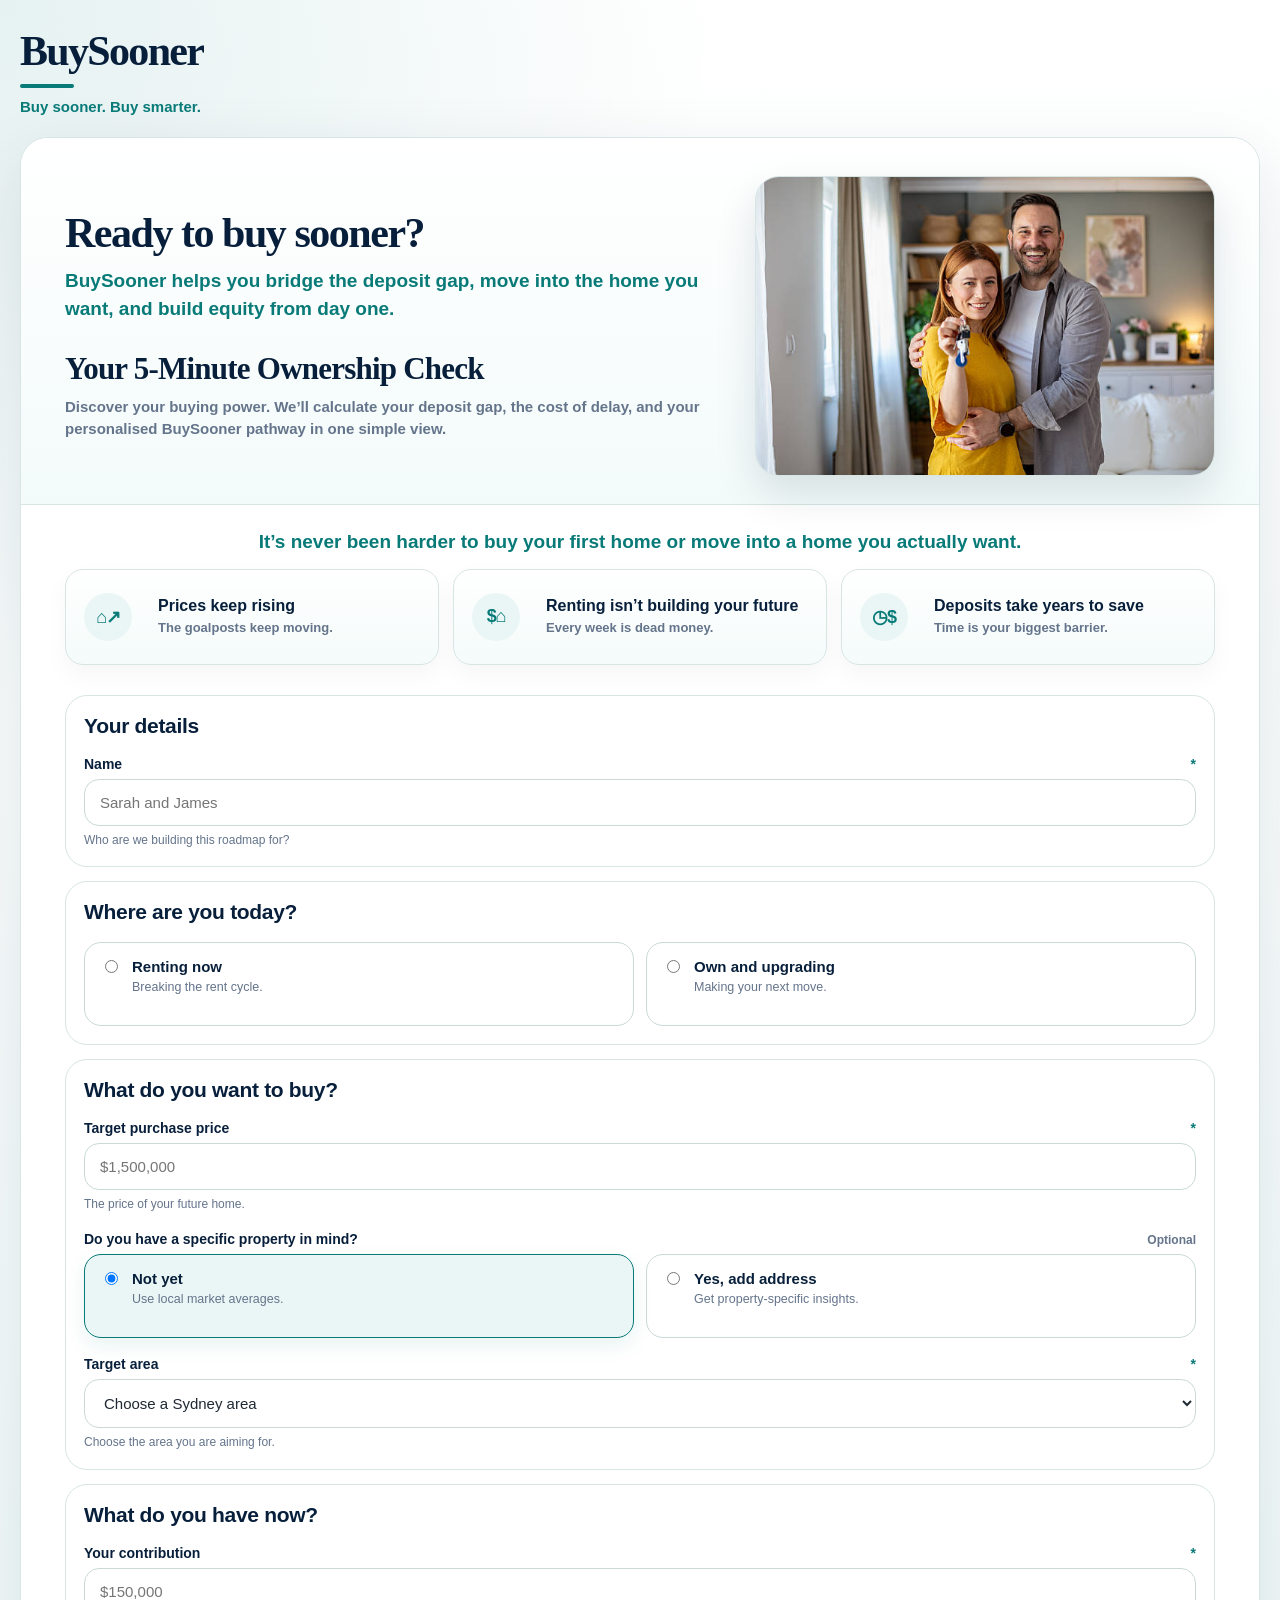
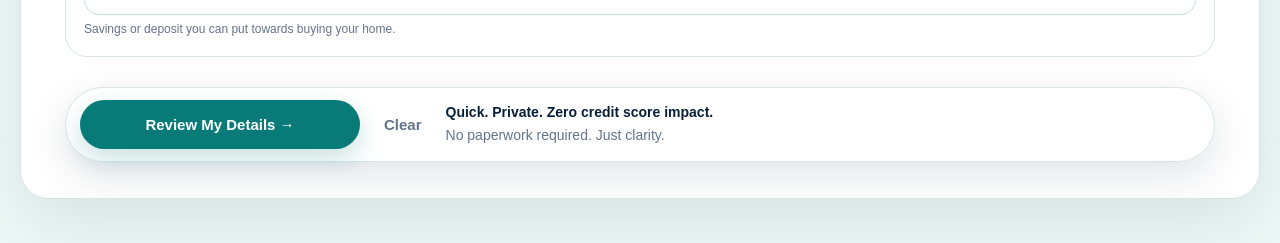
<file: index_updated_page4_fixed last maybe 12 22 tuesday.html>
<!DOCTYPE html>

<html lang="en-AU">
<head>
<meta charset="utf-8"/>
<meta content="width=device-width, initial-scale=1.0" name="viewport"/>
<title>BuySooner — Linked Prototype</title>
<style>
    :root {
      --navy: #071f3a;
      --teal: #087a78;
      --teal-dark: #056261;
      --pale-teal: #eaf6f5;
      --border: #d7e5e4;
      --text: #1f2933;
      --muted: #64748b;
      --error: #b42318;
      --error-bg: #fff4f2;
      --white: #ffffff;
      --gold: #d99a22;
      --gold-soft: #fff5df;
    }
    * { box-sizing: border-box; }
    body {
      margin: 0;
      font-family: Arial, Helvetica, sans-serif;
      color: var(--text);
      background:
        radial-gradient(circle at top left, rgba(8, 122, 120, 0.10), transparent 32%),
        linear-gradient(180deg, #ffffff 0%, #f7fbfb 48%, #eef8f7 100%);
    }
    .page { min-height: 100vh; display: flex; justify-content: center; padding: 32px 20px 44px; }
    .shell { width: 100%; max-width: 1280px; }
    .screen { display: none; }
    .screen.active { display: block; }
    .brand { display: block; margin-bottom: 22px; }
    .brand-row { display: flex; justify-content: space-between; gap: 20px; align-items: flex-end; margin-bottom: 22px; }
    .brand h1, .brand-block h1 { margin: 0; color: var(--navy); font-family: Georgia, 'Times New Roman', serif; font-size: 42px; letter-spacing: -0.04em; line-height: 0.95; }
    .brand-line { width: 54px; height: 4px; background: var(--teal); border-radius: 999px; margin: 12px 0 10px; }
    .brand p, .brand-block p { margin: 0; color: var(--teal); font-size: 15px; font-weight: 800; }
    .progress { min-width: 270px; text-align: right; }
    .progress-label { color: var(--navy); font-size: 13px; font-weight: 900; margin-bottom: 9px; }
    .progress-track { width: 100%; height: 7px; background: #dbe9e8; border-radius: 999px; overflow: hidden; }
    .progress-bar { height: 100%; background: var(--teal); border-radius: 999px; }
    .card { background: var(--white); border: 1px solid var(--border); border-radius: 28px; box-shadow: 0 22px 70px rgba(7, 31, 58, 0.10); overflow: hidden; }
    .hero { padding: 38px 44px 28px; background: linear-gradient(180deg, #ffffff 0%, #f3fbfa 100%); border-bottom: 1px solid var(--border); }
    .hero h2 { margin: 0 0 12px; color: var(--navy); font-family: Georgia, 'Times New Roman', serif; font-size: 42px; letter-spacing: -0.035em; line-height: 1.05; max-width: 930px; }
    .hero .promise { margin: 0 0 28px; max-width: 860px; color: var(--teal); font-size: 19px; line-height: 1.5; font-weight: 900; }
    .check-title { margin: 0 0 10px; color: var(--navy); font-family: Georgia, 'Times New Roman', serif; font-size: 31px; letter-spacing: -0.025em; line-height: 1.1; }
    .check-copy { margin: 0; max-width: 890px; color: var(--muted); font-size: 15px; line-height: 1.5; font-weight: 700; }
    .form-area, .content { padding: 30px 44px 36px; }
    .fact-title { margin: 0 0 18px; color: var(--teal); font-size: 20px; font-weight: 900; line-height: 1.35; text-align: center; }
    .fact-strip { display: grid; grid-template-columns: repeat(3, 1fr); gap: 0; margin: 0 0 30px; border: 1px solid var(--border); border-radius: 20px; overflow: hidden; background: #ffffff; box-shadow: 0 10px 24px rgba(7, 31, 58, 0.04); }
    .fact-card { display: grid; grid-template-columns: 60px 1fr; gap: 14px; align-items: center; padding: 22px; min-height: 126px; border-right: 1px solid var(--border); }
    .fact-card:last-child { border-right: none; }
    .fact-icon { width: 52px; height: 52px; border-radius: 50%; display: grid; place-items: center; background: var(--pale-teal); color: var(--teal); font-weight: 900; font-size: 24px; }
    .fact-card strong { display: block; color: var(--navy); font-size: 15px; line-height: 1.2; margin-bottom: 5px; }
    .fact-card span { display: block; color: var(--text); font-size: 13px; line-height: 1.3; }
    .error-list { display: none; margin: 0 0 22px; padding: 14px 16px; border-radius: 12px; background: var(--error-bg); border: 1px solid #f4b8ae; color: var(--error); font-size: 13px; line-height: 1.5; }
    .error-list.visible { display: block; }
    .discovery-grid { display: grid; gap: 18px; }
    .section-card { border: 1px solid var(--border); border-radius: 22px; background: #ffffff; padding: 22px; }
    .section-title { margin: 0 0 18px; color: var(--navy); font-size: 21px; font-weight: 900; letter-spacing: -0.015em; }
    .fields { display: grid; grid-template-columns: 1fr 1fr; gap: 18px; }
    .field.full { grid-column: span 2; }
    label.label { display: flex; justify-content: space-between; gap: 10px; align-items: baseline; font-size: 14px; font-weight: 900; color: var(--navy); margin-bottom: 7px; }
    .required::after { content: ' *'; color: var(--teal); }
    .optional { color: var(--muted); font-weight: 800; font-size: 12px; }
    input, select { width: 100%; border: 1px solid #c9d9d8; border-radius: 15px; padding: 14px 15px; font-size: 15px; outline: none; background: #ffffff; color: var(--text); }
    input:focus, select:focus { border-color: var(--teal); box-shadow: 0 0 0 4px rgba(8, 122, 120, 0.12); }
    .help { color: var(--muted); font-size: 12px; line-height: 1.4; margin-top: 6px; }
    .radio-row { display: grid; grid-template-columns: repeat(2, 1fr); gap: 12px; }
    .radio-card { border: 1px solid #c9d9d8; border-radius: 17px; padding: 15px; cursor: pointer; display: flex; gap: 11px; align-items: flex-start; min-height: 84px; }
    .radio-card:hover { border-color: var(--teal); box-shadow: 0 8px 20px rgba(7, 31, 58, 0.05); }
    .radio-card:has(input:checked) { border-color: var(--teal); background: var(--pale-teal); box-shadow: 0 8px 20px rgba(8, 122, 120, 0.09); }
    .radio-card input { width: auto; margin-top: 2px; }
    .radio-title { font-weight: 900; color: var(--navy); margin-bottom: 4px; font-size: 15px; display: block; }
    .radio-help { color: var(--muted); font-size: 12.5px; line-height: 1.35; display: block; }
    .address-box, .area-box, .housing-cost-box, .upgrade-reason-box, .other-reason-box { margin-top: 18px; display: none; }
    .address-box.visible, .area-box.visible, .housing-cost-box.visible, .upgrade-reason-box.visible, .other-reason-box.visible { display: block; }
    .actions { margin-top: 30px; display: grid; grid-template-columns: minmax(280px, auto) auto 1fr; gap: 16px; align-items: center; }
    button { appearance: none; border: none; border-radius: 999px; padding: 16px 26px; font-size: 15px; font-weight: 900; cursor: pointer; }
    .primary { background: var(--teal); color: #ffffff; box-shadow: 0 10px 24px rgba(8, 122, 120, 0.22); }
    .primary:hover { background: var(--teal-dark); }
    .secondary { background: var(--pale-teal); color: var(--navy); }
    .safety { color: var(--muted); font-size: 14px; line-height: 1.4; }
    .safety strong { display: block; color: var(--navy); font-size: 14px; margin-bottom: 3px; }
    #resetButton { background: transparent; color: var(--muted); box-shadow: none; padding-left: 8px; padding-right: 8px; }
    .confirm-panel { display: none; margin-top: 46px; padding: 34px; border-radius: 26px; border: 2px solid rgba(8,122,120,0.22); background: linear-gradient(180deg, #f3fbfa 0%, #ffffff 100%); box-shadow: 0 18px 42px rgba(7,31,58,0.08); }
    .confirm-panel.visible { display: block; }
    .confirm-panel h3 { margin: 0 0 8px; color: var(--navy); font-family: Georgia, 'Times New Roman', serif; font-size: 40px; letter-spacing: -0.04em; }
    .confirm-intro { margin: 0 0 22px; color: var(--teal); font-weight: 900; line-height: 1.45; font-size: 16px; }
    .confirm-table { width: 100%; border-collapse: collapse; overflow: hidden; border-radius: 18px; border: 1px solid var(--border); background: #ffffff; margin-bottom: 22px; }
    .confirm-table th, .confirm-table td { text-align: left; vertical-align: top; padding: 14px 16px; border-bottom: 1px solid var(--border); font-size: 13px; line-height: 1.4; }
    .confirm-table th { color: var(--navy); background: var(--pale-teal); font-weight: 900; }
    .confirm-table tr:last-child td { border-bottom: none; }
    .confirm-detail { color: var(--navy); font-weight: 900; white-space: nowrap; }
    .emotional-close { margin: 0 0 20px; padding: 18px 20px; border-radius: 18px; background: var(--pale-teal); color: var(--navy); font-weight: 900; line-height: 1.45; }
    .confirm-buttons { display: flex; gap: 12px; align-items: center; flex-wrap: wrap; }

    .hero-line { width: 54px; height: 4px; background: var(--teal); border-radius: 999px; margin: 0 0 18px; }
    .personal-line { margin-top: 18px; display: inline-block; padding: 12px 14px; border: 1px solid var(--border); border-radius: 999px; background: #ffffff; color: var(--teal); font-size: 13px; font-weight: 900; }
    .waiting-tax { display: grid; grid-template-columns: 84px 1fr minmax(280px, 360px); gap: 20px; align-items: center; padding: 22px 26px; border-radius: 20px; background: linear-gradient(180deg, #f6fbfb 0%, #ffffff 100%); border: 1px solid var(--border); margin-bottom: 20px; }
    .market-panel { align-self: stretch; border-left: 1px solid var(--border); padding-left: 20px; display: grid; align-content: center; gap: 12px; }
    .market-panel h4 { margin: 0; color: var(--navy); font-size: 15px; font-weight: 900; }
    .market-panel p { margin: 0; color: var(--muted); font-size: 12.5px; line-height: 1.4; font-weight: 700; }
    .market-controls { display: grid; grid-template-columns: 1fr 1fr; gap: 10px; }
    .market-field label { display: block; color: var(--navy); font-size: 11px; line-height: 1.2; font-weight: 900; text-transform: uppercase; letter-spacing: 0.04em; margin-bottom: 5px; }
    .market-field select, .market-field input { padding: 10px 11px; border-radius: 12px; font-size: 13px; font-weight: 800; }
    .custom-growth { display: none; margin-top: 8px; }
    .custom-growth.visible { display: block; }
    .market-note { color: var(--muted); font-size: 11.5px; line-height: 1.35; font-weight: 700; }
    .big-icon { width: 70px; height: 70px; border-radius: 50%; display: grid; place-items: center; background: var(--teal); color: #ffffff; font-size: 34px; font-weight: 900; }
    .waiting-tax .label { color: var(--teal); font-weight: 900; font-size: 22px; margin-bottom: 2px; }
    .waiting-tax .amount { color: var(--teal); font-weight: 900; font-size: 58px; line-height: 0.95; letter-spacing: -0.04em; font-family: Georgia, 'Times New Roman', serif; }
    .waiting-tax .subtext { margin-top: 8px; color: var(--navy); font-size: 16px; font-weight: 800; }
    .two-cards { display: grid; grid-template-columns: 1fr 1fr; gap: 18px; align-items: stretch; position: relative; margin-bottom: 20px; }
    .plus-circle { position: absolute; left: 50%; top: 50%; transform: translate(-50%, -50%); width: 44px; height: 44px; border-radius: 50%; background: var(--teal); color: #ffffff; display: grid; place-items: center; font-size: 28px; font-weight: 900; box-shadow: 0 10px 20px rgba(8, 122, 120, 0.20); z-index: 2; }
    .insight-card { border: 1px solid var(--border); border-radius: 20px; background: #ffffff; padding: 22px; min-height: 310px; }
    .number-badge { width: 30px; height: 30px; border-radius: 50%; background: var(--teal); color: #ffffff; display: grid; place-items: center; font-weight: 900; margin-bottom: 16px; }
    .insight-top { display: grid; grid-template-columns: 74px 1fr; gap: 16px; align-items: start; margin-bottom: 16px; }
    .line-icon { width: 68px; height: 68px; border-radius: 50%; display: grid; place-items: center; background: var(--pale-teal); color: var(--navy); font-size: 34px; font-weight: 900; }
    .insight-card h4 { margin: 0 0 8px; color: var(--navy); font-size: 17px; font-weight: 900; }
    .insight-card p { margin: 0; color: var(--navy); font-size: 13px; line-height: 1.45; font-weight: 700; }
    .cost-box { margin-top: 16px; border-radius: 16px; background: #f4fbfa; border: 1px solid var(--border); padding: 16px; }
    .cost-label { color: var(--muted); font-size: 13px; font-weight: 900; margin-bottom: 4px; }
    .cost-amount { color: var(--teal); font-family: Georgia, 'Times New Roman', serif; font-size: 34px; font-weight: 900; letter-spacing: -0.03em; line-height: 1; margin-bottom: 4px; }
    .cost-text { color: var(--navy); font-size: 13px; line-height: 1.35; font-weight: 800; }
    .choice { background: var(--navy); border-radius: 22px; padding: 18px; color: #ffffff; margin-bottom: 16px; }
    .choice h3 { margin: 0 0 14px; text-align: center; color: #ffffff; font-size: 20px; font-weight: 900; }
    .choice-grid { display: grid; grid-template-columns: 1fr 56px 1fr; gap: 12px; align-items: stretch; }
    .choice-card { background: #ffffff; color: var(--navy); border-radius: 16px; padding: 18px; display: grid; grid-template-columns: 60px 1fr; gap: 14px; align-items: center; min-height: 130px; }
    .choice-icon { width: 54px; height: 54px; border-radius: 50%; display: grid; place-items: center; background: var(--pale-teal); color: var(--teal); font-size: 27px; font-weight: 900; }
    .red { color: #c62828; font-weight: 900; font-size: 15px; margin-bottom: 3px; }
    .green { color: var(--teal); font-weight: 900; font-size: 15px; margin-bottom: 3px; }
    .choice-number { color: var(--teal); font-weight: 900; font-size: 22px; line-height: 1; margin-bottom: 4px; }
    .choice-copy { color: var(--navy); font-size: 12.5px; line-height: 1.35; font-weight: 800; }
    .or-circle { width: 52px; height: 52px; border-radius: 50%; background: #ffffff; color: var(--navy); display: grid; place-items: center; font-size: 13px; font-weight: 900; justify-self: center; align-self: center; }
    .assumptions { display: flex; justify-content: space-between; gap: 20px; align-items: center; color: var(--muted); font-size: 12.5px; line-height: 1.45; margin-top: 14px; }
    .mini-brand { display: flex; gap: 8px; align-items: center; color: var(--navy); font-weight: 900; white-space: nowrap; }
    .home-mark { width: 28px; height: 24px; position: relative; border: 3px solid var(--teal); border-top: none; border-radius: 2px; }
    .home-mark::before { content: ''; position: absolute; left: -4px; top: -13px; width: 22px; height: 22px; border-left: 3px solid var(--teal); border-top: 3px solid var(--teal); transform: rotate(45deg); }

    .section-heading { display: grid; grid-template-columns: 1fr auto 1fr; gap: 16px; align-items: center; color: var(--navy); font-family: Georgia, 'Times New Roman', serif; font-size: 30px; font-weight: 900; letter-spacing: -0.03em; text-align: center; margin: 0 0 10px; }
    .illustrative-note { margin: 0 0 22px; text-align: center; color: var(--muted); font-size: 12.5px; font-weight: 800; }
    .section-heading::before, .section-heading::after { content: ''; height: 2px; background: var(--border); }
    .reality-grid, .shift-grid { display: grid; grid-template-columns: repeat(3, 1fr); gap: 16px; margin-bottom: 28px; }
    .reality-card, .shift-card { border: 1px solid var(--border); border-radius: 20px; background: #ffffff; padding: 20px; min-height: 180px; box-shadow: 0 10px 24px rgba(7, 31, 58, 0.04); }
    .reality-icon { width: 46px; height: 46px; border-radius: 50%; background: var(--pale-teal); color: var(--teal); display: grid; place-items: center; font-size: 23px; font-weight: 900; margin-bottom: 14px; }
    .card-label, .shift-card h4 { color: var(--navy); font-size: 15px; font-weight: 900; margin: 0 0 8px; }
    .card-value { color: var(--teal); font-family: Georgia, 'Times New Roman', serif; font-size: 34px; font-weight: 900; line-height: 1; letter-spacing: -0.035em; margin-bottom: 10px; }
    .card-copy, .shift-card p { color: var(--muted); font-size: 13px; line-height: 1.4; font-weight: 700; margin: 0; }
    .bridge { border: 1px solid var(--border); border-radius: 24px; background: linear-gradient(180deg, #ffffff 0%, #f4fbfa 100%); padding: 28px; margin-bottom: 28px; }
    .bridge h3 { margin: 0 0 22px; text-align: center; color: var(--navy); font-family: Georgia, 'Times New Roman', serif; font-size: 30px; letter-spacing: -0.03em; }
    .equation { display: grid; grid-template-columns: 1fr 48px 1fr 48px 1fr; gap: 12px; align-items: center; margin-bottom: 22px; }
    .equation-card { min-height: 132px; border-radius: 20px; background: #ffffff; border: 1px solid var(--border); padding: 20px; text-align: center; display: grid; align-content: center; }
    .equation-card strong { display: block; color: var(--teal); font-family: Georgia, 'Times New Roman', serif; font-size: 31px; line-height: 1; letter-spacing: -0.035em; margin-bottom: 8px; }
    .equation-card span { display: block; color: var(--navy); font-size: 13px; font-weight: 900; text-transform: uppercase; letter-spacing: 0.04em; }
    .symbol { width: 48px; height: 48px; border-radius: 50%; background: var(--teal); color: #ffffff; display: grid; place-items: center; font-size: 26px; font-weight: 900; justify-self: center; }
    .result-line { margin: 0; padding: 16px 18px; border-radius: 16px; background: var(--navy); color: #ffffff; text-align: center; font-size: 15px; line-height: 1.45; font-weight: 900; }
    .footer-statement { display: grid; grid-template-columns: 54px 1fr; gap: 14px; align-items: center; background: var(--navy); color: #ffffff; border-radius: 22px; padding: 20px 22px; font-size: 18px; line-height: 1.35; font-weight: 900; }
    .footer-icon { width: 50px; height: 50px; border-radius: 50%; display: grid; place-items: center; background: rgba(255,255,255,0.12); color: #ffffff; font-size: 26px; font-weight: 900; }


    .ownership-grid { display: grid; grid-template-columns: 1fr 1fr; gap: 18px; margin-bottom: 20px; }
    .ownership-panel { border-radius: 20px; border: 1px solid var(--border); background: #ffffff; overflow: hidden; }
    .ownership-panel-header { padding: 13px 16px; font-size: 13px; font-weight: 900; text-transform: uppercase; letter-spacing: 0.04em; text-align: center; }
    .ownership-gains .ownership-panel-header { color: var(--teal); background: var(--pale-teal); }
    .ownership-costs .ownership-panel-header { color: #b36b00; background: #fff5df; }
    .ownership-line { display: grid; grid-template-columns: 50px 1fr auto; gap: 12px; align-items: center; padding: 15px 16px; border-bottom: 1px solid var(--border); }
    .ownership-line:last-child { border-bottom: none; }
    .own-icon { width: 42px; height: 42px; border-radius: 50%; background: var(--teal); color: #ffffff; display: grid; place-items: center; font-size: 20px; font-weight: 900; }
    .ownership-costs .own-icon { background: #d99a22; }
    .own-label { color: var(--navy); font-size: 13px; font-weight: 900; margin-bottom: 4px; }
    .own-copy { color: var(--muted); font-size: 11.5px; line-height: 1.35; font-weight: 700; }
    .own-amount { color: var(--teal); font-size: 18px; font-weight: 900; white-space: nowrap; }
    .ownership-costs .own-amount { color: #c77b00; }
    .own-total { display: flex; justify-content: space-between; gap: 12px; align-items: center; padding: 16px; font-size: 14px; font-weight: 900; color: var(--teal); background: #f8fcfb; }
    .ownership-costs .own-total { color: #c77b00; background: #fffaf0; }
    .bottom-line-box { display: grid; grid-template-columns: 0.92fr 1.08fr; gap: 20px; padding: 22px; border-radius: 22px; border: 1px solid var(--border); background: linear-gradient(180deg, #ffffff 0%, #f4fbfa 100%); margin-bottom: 18px; }
    .bottom-line-left { display: grid; grid-template-columns: 72px 1fr; gap: 16px; align-items: center; border-right: 1px solid var(--border); padding-right: 18px; }
    .trophy { width: 62px; height: 62px; border-radius: 50%; background: var(--teal); color: #ffffff; display: grid; place-items: center; font-size: 32px; font-weight: 900; }
    .bottom-heading { color: var(--navy); font-size: 20px; font-weight: 900; margin-bottom: 8px; }
    .bottom-metric { color: var(--teal); font-family: Georgia, 'Times New Roman', serif; font-size: 34px; line-height: 1.05; font-weight: 900; letter-spacing: -0.03em; }
    .bottom-metric span { display: block; color: var(--navy); font-family: Arial, Helvetica, sans-serif; font-size: 17px; letter-spacing: 0; margin-top: 3px; }
    .bottom-right h4 { margin: 0 0 10px; color: var(--navy); font-size: 17px; font-weight: 900; }
    .bottom-right p { margin: 0 0 10px; color: var(--text); font-size: 13px; line-height: 1.45; font-weight: 700; }
    .result-list { margin: 0; padding: 0; list-style: none; display: grid; gap: 6px; }
    .result-list li { display: grid; grid-template-columns: 22px 1fr; gap: 8px; align-items: start; font-size: 12.5px; line-height: 1.35; color: var(--text); font-weight: 800; }
    .small-check { width: 20px; height: 20px; border-radius: 50%; background: var(--teal); color: #ffffff; display: grid; place-items: center; font-size: 13px; font-weight: 900; }
    .footer-strip { display: grid; grid-template-columns: 42px 1fr auto; gap: 12px; align-items: center; border-radius: 16px; background: var(--navy); color: #ffffff; padding: 14px 18px; font-size: 13px; font-weight: 900; }
    .footer-strip span:last-child { color: #ffcf46; }
    .footer-home { width: 34px; height: 34px; border-radius: 50%; display: grid; place-items: center; background: rgba(255,255,255,0.12); color: #ffffff; font-size: 20px; }

    @media (max-width: 900px) {
      .brand, .brand-row { display: block; }
      .progress { margin-top: 18px; text-align: left; }
      .hero h2 { font-size: 34px; }
      .fact-strip, .fields, .radio-row, .reality-grid, .shift-grid { grid-template-columns: 1fr; }
      .field.full { grid-column: span 1; }
      .actions { grid-template-columns: 1fr; }
      .waiting-tax, .insight-top, .choice-card { grid-template-columns: 1fr; }
      .market-panel { border-left: none; border-top: 1px solid var(--border); padding-left: 0; padding-top: 18px; }
      .market-controls { grid-template-columns: 1fr; }
      .two-cards, .choice-grid, .equation { grid-template-columns: 1fr; }
      .plus-circle, .or-circle { position: static; transform: none; margin: 0 auto; }
      .assumptions { display: block; }
      .mini-brand { margin-top: 12px; }
      .symbol { margin: 0 auto; }
    }
    @media (max-width: 560px) {
      .page { padding: 22px 12px; }
      .hero, .form-area, .content { padding-left: 20px; padding-right: 20px; }
      .brand h1, .brand-block h1 { font-size: 36px; }
      .waiting-tax .amount { font-size: 44px; }
      .section-heading { font-size: 25px; }
    }
  

    /* Final UX pass and Page 5 */
    #screen1 .section-card { padding: 18px; }
    #screen1 .discovery-grid { gap: 14px; }
    #screen1 .form-area { padding-top: 24px; }
    #screen1 .fact-title { font-size: 19px; margin-bottom: 14px; }
    #screen1 .fact-card { min-height: 96px; padding: 16px; }
    #screen1 .fact-icon { width: 46px; height: 46px; }
    #screen1ActionBar { position: sticky; bottom: 18px; z-index: 20; background: rgba(255,255,255,0.94); border: 1px solid var(--border); border-radius: 999px; padding: 12px 14px; box-shadow: 0 14px 40px rgba(7,31,58,0.12); backdrop-filter: blur(10px); }
    #screen1.confirm-mode .fact-title,
    #screen1.confirm-mode .fact-strip,
    #screen1.confirm-mode .discovery-grid,
    #screen1.confirm-mode #screen1ActionBar,
    #screen1.confirm-mode #errors { display: none !important; }
    #screen1.confirm-mode .confirm-panel { display: block !important; margin-top: 0; }
    #screen1.confirm-mode .form-area { padding-top: 34px; }

    .scenario-chip { display: inline-block; margin-bottom: 8px; padding: 7px 10px; border-radius: 999px; background: var(--pale-teal); color: var(--navy); font-size: 12px; font-weight: 900; }
    .market-panel { align-self: stretch; border-left: 0; border: 1px solid rgba(215,229,228,0.9); border-radius: 16px; padding: 14px; background: rgba(234,246,245,0.42); gap: 10px; }
    .market-panel h4 { font-size: 14px; }
    .market-panel p { font-size: 11.5px; line-height: 1.35; }
    .market-controls { gap: 8px; }
    .market-field select, .market-field input { padding: 8px 9px; min-height: 38px; }
    .market-note { font-size: 10.8px; }
    .insight-card { padding: 18px; min-height: 270px; }
    .insight-top { margin-bottom: 12px; }
    .choice { padding: 22px; }
    .choice h3 { font-size: 22px; }
    .choice-card { min-height: 145px; padding: 22px; }
    .choice-card .red, .choice-card .green { font-size: 17px; }

    #screenBridge .content { padding-top: 24px; }
    #screenBridge .reality-grid { gap: 14px; margin-bottom: 22px; }
    #screenBridge .reality-card { padding: 16px; min-height: 145px; }
    #screenBridge .bridge { padding: 22px; margin-bottom: 24px; box-shadow: 0 12px 30px rgba(7,31,58,0.06); }
    #screenBridge .bridge h3 { margin-bottom: 18px; }
    #screenBridge .equation-card { min-height: 110px; padding: 16px; }
    #screenBridge .symbol { width: 58px; height: 58px; font-size: 30px; }
    #screenBridge .result-line { margin-top: 2px; }
    #screenBridge .shift-grid { gap: 14px; }
    #screenBridge .shift-card { min-height: 135px; padding: 18px; }
    #screenBridge .shift-card h4 { font-size: 18px; margin-bottom: 8px; }

    #screenOwnership .hero { padding-top: 30px; padding-bottom: 20px; }
    #screenOwnership .bottom-line-box { padding: 28px; background: linear-gradient(180deg, #eef8f7 0%, #ffffff 100%); border-width: 2px; }
    #screenOwnership .bottom-metric { font-size: 38px; }
    #screenOwnership .footer-strip { background: #f4fbfa; color: var(--navy); border: 1px solid var(--border); padding: 12px 16px; min-height: 0; }
    #screenOwnership .footer-home { background: var(--pale-teal); color: var(--teal); }
    #screenOwnership .footer-strip span:last-child { color: var(--teal); }

    .ready-hero { padding-bottom: 24px; }
    .ready-content { padding-top: 26px; }
    .reassurance-grid { display: grid; grid-template-columns: repeat(4, 1fr); gap: 14px; margin-bottom: 28px; }
    .reassurance-card { background: #fff; border: 1px solid var(--border); border-radius: 18px; padding: 17px; min-height: 160px; }
    .reassurance-icon { width: 44px; height: 44px; border-radius: 50%; background: var(--pale-teal); color: var(--teal); display: grid; place-items: center; font-weight: 900; font-size: 22px; margin-bottom: 12px; }
    .reassurance-card h4 { margin: 0 0 8px; color: var(--navy); font-size: 15px; font-weight: 900; }
    .reassurance-card p { margin: 0; color: var(--text); font-size: 12.5px; line-height: 1.4; font-weight: 700; }
    .ready-heading { margin: 8px 0 18px; color: var(--navy); font-family: Georgia, 'Times New Roman', serif; font-size: 34px; letter-spacing: -0.035em; }
    .next-step-grid { display: grid; grid-template-columns: 0.9fr 1.1fr; gap: 18px; align-items: stretch; margin-bottom: 18px; }
    .apply-card, .report-card, .save-card { border: 1px solid var(--border); border-radius: 22px; background: #fff; padding: 24px; }
    .apply-card { background: linear-gradient(180deg, #eef8f7 0%, #ffffff 100%); border-width: 2px; }
    .apply-card h4, .report-card h4, .save-card h4 { margin: 0 0 8px; color: var(--teal); font-size: 13px; font-weight: 900; text-transform: uppercase; letter-spacing: .04em; }
    .apply-card h3, .report-card h3 { margin: 0 0 10px; color: var(--navy); font-family: Georgia, 'Times New Roman', serif; font-size: 28px; letter-spacing: -0.03em; }
    .apply-card p, .report-card p, .save-card p { margin: 0 0 14px; color: var(--text); font-size: 13px; line-height: 1.45; font-weight: 700; }
    .step-pill { width: 34px; height: 34px; border-radius: 50%; display: grid; place-items: center; background: var(--teal); color: #fff; font-weight: 900; margin-bottom: 14px; }
    .step-pill.pale { background: var(--pale-teal); color: var(--teal); }
    .report-card { display: grid; grid-template-columns: 210px 1fr; gap: 20px; align-items: center; background: #f8fcfb; }
    .report-graphic { min-height: 230px; border-radius: 18px; background: linear-gradient(180deg, #ffffff 0%, #eaf6f5 100%); border: 1px solid var(--border); display: grid; place-items: center; }
    .report-sheet { width: 145px; min-height: 175px; border-radius: 14px; background: #fff; box-shadow: 0 12px 30px rgba(7,31,58,.12); padding: 18px; }
    .report-line { height: 9px; border-radius: 99px; background: #d7e5e4; margin-bottom: 11px; }
    .report-line.strong { background: var(--teal); width: 92%; }
    .report-line.short { width: 60%; }
    .report-box-row { display: grid; grid-template-columns: repeat(3,1fr); gap: 8px; margin-top: 28px; }
    .report-box-row span { height: 34px; border-radius: 8px; background: var(--pale-teal); }
    .report-items { display: grid; gap: 8px; }
    .report-items div { display: grid; grid-template-columns: 22px 1fr; gap: 8px; align-items: start; }
    .report-items span { width: 20px; height: 20px; border-radius: 50%; background: var(--teal); color: #fff; display: grid; place-items: center; font-size: 12px; font-weight: 900; }
    .report-items p { margin: 0; font-size: 12.6px; line-height: 1.35; }
    .save-card { display: flex; justify-content: space-between; gap: 18px; align-items: center; padding: 18px 20px; background: #fff; }
    .save-card h4 { color: var(--navy); text-transform: none; font-size: 16px; letter-spacing: 0; }
    .save-card p { margin: 0; }
    .final-disclaimer { margin: 22px 0 0; padding-top: 16px; border-top: 1px solid var(--border); color: var(--muted); font-size: 11.5px; line-height: 1.45; max-width: 900px; }

    @media (max-width: 1000px) { .reassurance-grid, .next-step-grid, .report-card { grid-template-columns: 1fr; } }
    @media (max-width: 900px) { #screen1ActionBar { position: static; border-radius: 22px; } .waiting-tax { grid-template-columns: 1fr; } .market-panel { border-left: none; } }


    /* Hybrid visual upgrade layer */
    .market-movement {
      margin-top: 16px;
      max-width: 430px;
      padding: 14px 16px;
      border-radius: 16px;
      background: rgba(234,246,245,0.65);
      border: 1px solid var(--border);
    }
    .movement-row {
      display: grid;
      grid-template-columns: 1fr 58px 1fr;
      gap: 10px;
      align-items: center;
    }
    .movement-point {
      background: #ffffff;
      border: 1px solid var(--border);
      border-radius: 14px;
      padding: 10px 12px;
      min-height: 72px;
    }
    .movement-label {
      color: var(--muted);
      font-size: 11px;
      font-weight: 900;
      text-transform: uppercase;
      letter-spacing: .05em;
      margin-bottom: 4px;
    }
    .movement-value {
      color: var(--navy);
      font-family: Georgia, 'Times New Roman', serif;
      font-size: 22px;
      font-weight: 900;
      letter-spacing: -0.03em;
    }
    .movement-arrow {
      display: grid;
      place-items: center;
      color: var(--teal);
      font-size: 28px;
      font-weight: 900;
    }
    .movement-caption {
      margin-top: 10px;
      color: var(--teal);
      font-size: 12px;
      line-height: 1.35;
      font-weight: 900;
    }

    .deposit-bridge-visual {
      position: relative;
      padding-top: 10px;
    }
    .deposit-bridge-visual::before {
      content: '';
      position: absolute;
      left: 15%;
      right: 15%;
      top: 70px;
      height: 3px;
      border-radius: 999px;
      background: linear-gradient(90deg, rgba(8,122,120,0.18), rgba(8,122,120,0.75), rgba(8,122,120,0.18));
      z-index: 0;
    }
    .deposit-bridge-visual .equation-card,
    .deposit-bridge-visual .symbol { position: relative; z-index: 1; }
    .deposit-bridge-visual .equation-card:nth-of-type(2) {
      border-color: rgba(8,122,120,0.35);
      box-shadow: 0 12px 30px rgba(8,122,120,0.09);
    }
    .milestone-note {
      display: inline-block;
      margin-top: 8px;
      padding: 5px 9px;
      border-radius: 999px;
      background: var(--pale-teal);
      color: var(--teal);
      font-size: 11px;
      font-weight: 900;
      text-transform: none;
      letter-spacing: 0;
    }

    .ownership-timeline {
      margin: 24px 44px 0;
      padding: 20px;
      border-radius: 22px;
      background: linear-gradient(180deg, #ffffff 0%, #f4fbfa 100%);
      border: 1px solid var(--border);
    }
    .ownership-timeline-title {
      margin: 0 0 16px;
      color: var(--navy);
      font-size: 16px;
      font-weight: 900;
    }
    .timeline-steps {
      display: grid;
      grid-template-columns: repeat(4, 1fr);
      gap: 14px;
      position: relative;
    }
    .timeline-steps::before {
      content: '';
      position: absolute;
      left: 8%;
      right: 8%;
      top: 26px;
      height: 3px;
      border-radius: 999px;
      background: rgba(8,122,120,0.22);
      z-index: 0;
    }
    .timeline-step {
      position: relative;
      z-index: 1;
      text-align: center;
      display: grid;
      justify-items: center;
      gap: 8px;
    }
    .timeline-icon {
      width: 54px;
      height: 54px;
      border-radius: 50%;
      display: grid;
      place-items: center;
      background: var(--teal);
      color: #ffffff;
      font-size: 23px;
      font-weight: 900;
      box-shadow: 0 10px 24px rgba(8,122,120,0.18);
    }
    .timeline-step h4 {
      margin: 0;
      color: var(--navy);
      font-size: 14px;
      font-weight: 900;
    }
    .timeline-step p {
      margin: 0;
      color: var(--muted);
      font-size: 12px;
      line-height: 1.35;
      font-weight: 700;
      max-width: 170px;
    }

    .ready-hero-split {
      display: grid;
      grid-template-columns: minmax(0, 1fr) 360px;
      gap: 28px;
      align-items: center;
    }
    .ready-hero-split .promise { margin-bottom: 0; }
    .final-trust-visual {
      position: relative;
      min-height: 230px;
      border-radius: 24px;
      overflow: hidden;
      border: 1px solid var(--border);
      background:
        radial-gradient(circle at 68% 36%, rgba(255,255,255,0.94) 0 7%, transparent 8%),
        linear-gradient(135deg, #dbeceb 0%, #ffffff 45%, #cfe5e2 100%);
      box-shadow: 0 18px 42px rgba(7,31,58,0.10);
    }
    .final-home-shape {
      position: absolute;
      right: 24px;
      top: 42px;
      width: 190px;
      height: 118px;
      border-radius: 16px;
      background: rgba(255,255,255,0.75);
      border: 1px solid rgba(7,31,58,0.08);
    }
    .final-home-shape::before {
      content: '';
      position: absolute;
      left: 25px;
      top: -34px;
      width: 132px;
      height: 72px;
      transform: skew(-24deg);
      background: var(--navy);
      border-radius: 12px 12px 0 0;
      opacity: 0.9;
    }
    .final-badge {
      position: absolute;
      left: 22px;
      right: 22px;
      bottom: 22px;
      display: grid;
      grid-template-columns: 42px 1fr;
      gap: 12px;
      align-items: center;
      border-radius: 16px;
      padding: 14px 16px;
      background: rgba(8,122,120,0.96);
      color: #ffffff;
      font-size: 14px;
      line-height: 1.25;
      font-weight: 900;
      box-shadow: 0 14px 30px rgba(7,31,58,0.16);
    }
    .final-badge-icon {
      width: 42px;
      height: 42px;
      border-radius: 50%;
      border: 2px solid rgba(255,255,255,0.8);
      display: grid;
      place-items: center;
      font-size: 20px;
    }

    .proof-strip {
      display: grid;
      grid-template-columns: repeat(4, 1fr);
      gap: 10px;
      margin-bottom: 24px;
      border: 1px solid var(--border);
      border-radius: 18px;
      background: #ffffff;
      overflow: hidden;
    }
    .proof-item {
      display: grid;
      grid-template-columns: 34px 1fr;
      gap: 9px;
      align-items: center;
      padding: 12px 14px;
      border-right: 1px solid var(--border);
      min-height: 70px;
    }
    .proof-item:last-child { border-right: none; }
    .proof-icon {
      width: 34px;
      height: 34px;
      border-radius: 50%;
      background: var(--pale-teal);
      color: var(--teal);
      display: grid;
      place-items: center;
      font-size: 17px;
      font-weight: 900;
    }
    .proof-text {
      color: var(--text);
      font-size: 12.5px;
      line-height: 1.3;
      font-weight: 700;
    }
    .proof-text strong {
      color: var(--navy);
      font-weight: 900;
    }

    #screenReady .apply-card {
      display: grid;
      align-content: start;
      min-height: 0;
      padding: 22px;
    }
    #screenReady .report-card {
      box-shadow: 0 12px 34px rgba(7,31,58,0.06);
    }

    @media (max-width: 1000px) {
      .proof-strip, .timeline-steps, .ready-hero-split { grid-template-columns: 1fr; }
      .proof-item { border-right: none; border-bottom: 1px solid var(--border); }
      .proof-item:last-child { border-bottom: none; }
      .timeline-steps::before { display: none; }
      .ownership-timeline { margin: 20px 20px 0; }
    }
    @media (max-width: 900px) {
      .movement-row { grid-template-columns: 1fr; }
      .movement-arrow { transform: rotate(90deg); }
      .deposit-bridge-visual::before { display: none; }
      .final-trust-visual { min-height: 220px; }
    }

  

/* Visual refinement pass - coded from briefing */
.hero-with-image {
  display: grid;
  grid-template-columns: minmax(0, 1fr) minmax(320px, 40%);
  gap: 30px;
  align-items: center;
}
.hero-with-image .hero-copy { min-width: 0; }
.hero-with-image .hero-copy .promise { max-width: 760px; }
.hero-image-panel {
  width: 100%;
  height: clamp(220px, 24vw, 300px);
  border-radius: 24px;
  overflow: hidden;
  border: 1px solid var(--border);
  box-shadow: 0 18px 42px rgba(7,31,58,0.12);
  background: var(--pale-teal);
}
.hero-image-panel img,
.final-trust-visual img,
.report-graphic img {
  width: 100%;
  height: 100%;
  display: block;
  object-fit: cover;
}
#screen1 .hero-image-panel img { object-position: 52% 45%; }
#screen2 .hero-image-panel img,
#screenCompromise .hero-image-panel img { object-position: 50% 52%; }
#screenBridge .hero-image-panel img { object-position: 50% 45%; }
#screenOwnership .hero-image-panel img { object-position: 50% 52%; }
#screenReady .photo-panel img { object-position: 50% 50%; }

/* Page 1 problem cards */
.fact-strip {
  gap: 14px !important;
  border: 0 !important;
  background: transparent !important;
  box-shadow: none !important;
  overflow: visible !important;
}
.fact-card {
  border: 1px solid var(--border) !important;
  border-radius: 18px;
  background: linear-gradient(180deg, #ffffff 0%, #f4fbfa 100%);
  box-shadow: 0 10px 24px rgba(7,31,58,0.04);
  min-height: 96px !important;
  padding: 17px 18px !important;
}
.fact-card:last-child { border-right: 1px solid var(--border) !important; }
.fact-icon {
  width: 48px !important;
  height: 48px !important;
  font-size: 18px !important;
  letter-spacing: -0.06em;
}
.fact-card strong { font-size: 16px; }
.fact-card span { color: var(--muted); font-weight: 700; }

/* Page 2 explanation cards */
.insight-card {
  padding: 18px !important;
  min-height: 260px !important;
}
.insight-top {
  grid-template-columns: 62px 1fr !important;
  gap: 14px !important;
  margin-bottom: 12px !important;
}
.line-icon {
  width: 58px !important;
  height: 58px !important;
  font-size: 21px !important;
  letter-spacing: -0.06em;
}
.number-badge {
  width: 28px !important;
  height: 28px !important;
  margin-bottom: 10px !important;
}
.cost-box { margin-top: 12px !important; }

/* Page 2 choice panel: remove icons and make it text-led */
.choice-card {
  display: block !important;
  min-height: 128px !important;
  padding: 24px 28px !important;
}
.choice-card .choice-icon { display: none !important; }
.choice-card .red,
.choice-card .green {
  font-size: 17px !important;
  margin-bottom: 8px !important;
}
.choice-number {
  font-size: 25px !important;
  margin-bottom: 7px !important;
}
.choice-copy { font-size: 13.5px !important; }

/* Page 3 Reality Check and bridge equation refinements */
#screenBridge .reality-icon { display: none !important; }
#screenBridge .reality-card {
  min-height: 138px !important;
  padding: 22px 24px !important;
}
#screenBridge .bridge { padding: 26px !important; }
#screenBridge .equation {
  grid-template-columns: minmax(0, 1fr) auto minmax(0, 1.12fr) auto minmax(0, 1fr) !important;
  gap: 14px !important;
  align-items: center;
}
.connector-label {
  position: relative;
  z-index: 1;
  display: inline-grid;
  place-items: center;
  min-width: 64px;
  height: 30px;
  padding: 0 12px;
  border-radius: 999px;
  background: var(--pale-teal);
  border: 1px solid rgba(8,122,120,0.22);
  color: var(--teal);
  font-size: 12px;
  font-weight: 900;
  text-transform: uppercase;
  letter-spacing: .06em;
  justify-self: center;
}
.deposit-bridge-visual::before { top: 62px !important; }
.deposit-bridge-visual .equation-card:nth-of-type(2) {
  background: linear-gradient(180deg, #f4fbfa 0%, #ffffff 100%);
  border-color: rgba(8,122,120,0.38) !important;
}
.milestone-note {
  padding: 4px 9px !important;
  font-size: 10.5px !important;
}

/* Page 4 text-based pathway */
.ownership-timeline {
  padding: 18px 22px !important;
}
.timeline-steps::before {
  top: 18px !important;
  left: 12% !important;
  right: 12% !important;
}
.timeline-step { gap: 8px !important; }
.timeline-marker {
  position: relative;
  z-index: 1;
  display: inline-flex;
  align-items: center;
  justify-content: center;
  min-height: 38px;
  padding: 8px 16px;
  border-radius: 999px;
  background: var(--teal);
  color: #fff;
  font-size: 13px;
  font-weight: 900;
  box-shadow: 0 8px 20px rgba(8,122,120,0.16);
  white-space: nowrap;
}
.timeline-step p { margin-top: 2px; }
.timeline-icon { display: none !important; }

/* Page 4 financial statement refinements */
.ownership-line {
  grid-template-columns: minmax(0, 1fr) auto !important;
  gap: 16px !important;
  padding: 17px 18px !important;
}
.own-icon { display: none !important; }
.own-label { font-size: 14px !important; }
.own-copy { font-size: 12px !important; }
.own-amount { font-size: 20px !important; }
.bottom-line-left {
  grid-template-columns: 1fr !important;
  gap: 0 !important;
}
.trophy { display: none !important; }
.small-check {
  width: 18px !important;
  height: 18px !important;
  font-size: 11px !important;
}

/* Page 5 photographic hero and roadmap image */
.final-trust-visual.photo-panel {
  min-height: 280px;
  background: #eaf6f5;
}
.final-trust-visual.photo-panel .hero-photo {
  filter: saturate(1.02) contrast(1.02);
}
.final-trust-visual.photo-panel::after {
  content: '';
  position: absolute;
  inset: 0;
  background: linear-gradient(180deg, rgba(7,31,58,0.02) 0%, rgba(7,31,58,0.20) 100%);
  pointer-events: none;
}
.final-trust-visual.photo-panel .final-badge { z-index: 2; }
.report-graphic {
  overflow: hidden;
  min-height: 230px;
}
.report-graphic .roadmap-photo {
  border-radius: 18px;
  object-position: 50% 48%;
}

@media (max-width: 1000px) {
  .hero-with-image,
  .ready-hero-split {
    grid-template-columns: 1fr !important;
  }
  .hero-image-panel { height: 240px; }
  .final-trust-visual.photo-panel { min-height: 240px; }
  .timeline-steps::before { display: none !important; }
  .timeline-marker { width: 100%; max-width: 260px; }
}
@media (max-width: 900px) {
  #screenBridge .equation {
    grid-template-columns: 1fr !important;
  }
  .connector-label { margin: 0 auto; }
}
@media (max-width: 560px) {
  .hero-image-panel { height: 220px; }
  .fact-card { grid-template-columns: 1fr !important; text-align: left; }
  .fact-icon { margin-bottom: 2px; }
  .ownership-line { grid-template-columns: 1fr !important; }
  .own-amount { margin-top: 8px; }
}


/* Page 4 final render: simplified ownership page */
#screenOwnership .ownership-hero {
  padding-top: 42px;
  padding-bottom: 34px;
  grid-template-columns: minmax(0, 1fr) minmax(270px, 34%);
  gap: 42px;
}
#screenOwnership .hero-image-panel {
  height: clamp(185px, 20.4vw, 255px);
  max-width: 85%;
  justify-self: end;
}
#screenOwnership .hero-copy h3 {
  max-width: 720px;
  margin: 0;
  color: var(--navy);
  font-size: 22px;
  line-height: 1.45;
  font-weight: 900;
}
#screenOwnership .ownership-timeline {
  margin: 28px 44px 0;
  padding: 22px 28px 28px !important;
  border-radius: 22px;
  background: #ffffff;
}
#screenOwnership .ownership-timeline-title {
  text-align: center;
  font-family: Georgia, 'Times New Roman', serif;
  font-size: 27px;
  letter-spacing: -0.025em;
  margin: 0 0 22px;
}
#screenOwnership .timeline-steps {
  grid-template-columns: repeat(4, 1fr);
  gap: 46px;
}
#screenOwnership .timeline-steps::before {
  display: none !important;
}
#screenOwnership .timeline-step {
  position: relative;
  min-height: 150px;
  padding: 26px 20px 22px;
  border: 1px solid var(--border);
  border-radius: 18px;
  background: linear-gradient(180deg, #ffffff 0%, #f7fcfb 100%);
  box-shadow: 0 10px 24px rgba(7,31,58,0.035);
  display: grid;
  align-content: center;
  justify-items: center;
  gap: 14px !important;
}
#screenOwnership .timeline-step:not(:last-child)::after {
  content: '›';
  position: absolute;
  right: -32px;
  top: 50%;
  transform: translateY(-50%);
  color: var(--teal);
  font-size: 42px;
  line-height: 1;
  font-weight: 400;
}
#screenOwnership .timeline-marker {
  display: block;
  min-height: 0;
  padding: 0;
  border-radius: 0;
  background: transparent;
  color: var(--teal);
  box-shadow: none;
  font-size: 20px;
  line-height: 1.15;
  white-space: normal;
}
#screenOwnership .timeline-step p {
  max-width: 180px;
  color: var(--navy);
  font-size: 16px;
  line-height: 1.45;
  font-weight: 700;
}
#screenOwnership .ownership-content {
  padding-top: 28px;
}
#screenOwnership .section-heading {
  margin-top: 0;
  font-size: 31px;
}
#screenOwnership .ownership-grid {
  gap: 28px;
  align-items: stretch;
  margin-bottom: 26px;
}
#screenOwnership .ownership-panel {
  border-radius: 18px;
}
#screenOwnership .ownership-panel-header {
  font-size: 20px;
  text-transform: none;
  letter-spacing: 0;
  font-family: Arial, Helvetica, sans-serif;
  padding: 20px 22px;
}
#screenOwnership .ownership-line {
  grid-template-columns: minmax(0, 1fr) auto !important;
  padding: 24px 28px !important;
  min-height: 130px;
}
#screenOwnership .ownership-line-single {
  min-height: 210px;
}
#screenOwnership .own-label {
  font-size: 17px !important;
  margin-bottom: 12px;
}
#screenOwnership .own-copy {
  max-width: 330px;
  color: var(--navy);
  font-size: 16px !important;
  line-height: 1.55;
  font-weight: 700;
}
#screenOwnership .own-amount {
  align-self: center;
  color: var(--teal);
  font-size: 27px !important;
  font-weight: 900;
}
#screenOwnership .ownership-costs .own-amount,
#screenOwnership .ownership-costs .own-total {
  color: #c77b00;
}
#screenOwnership .own-total {
  padding: 20px 28px;
  font-size: 18px;
}
#screenOwnership .ownership-bottom-box {
  grid-template-columns: 0.78fr 1.22fr;
  gap: 32px;
  padding: 34px 38px 24px !important;
  background: linear-gradient(180deg, #f5fbfa 0%, #ffffff 100%);
  border-width: 2px;
}
#screenOwnership .bottom-line-left {
  border-right: 1px solid var(--border);
  padding-right: 30px;
  display: grid;
  align-content: center;
}
#screenOwnership .bottom-heading {
  font-family: Georgia, 'Times New Roman', serif;
  font-size: 31px;
  letter-spacing: -0.03em;
  margin-bottom: 18px;
}
#screenOwnership .bottom-metric {
  font-size: 47px !important;
}
#screenOwnership .bottom-metric span {
  color: var(--teal);
  font-size: 25px;
  font-weight: 900;
  margin-top: 8px;
}
#screenOwnership .bottom-right {
  align-self: center;
}
#screenOwnership .bottom-right h4 {
  font-family: Georgia, 'Times New Roman', serif;
  font-size: 20px;
  letter-spacing: -0.015em;
  margin-bottom: 18px;
}
#screenOwnership .result-list {
  gap: 14px;
}
#screenOwnership .result-list li {
  grid-template-columns: 26px 1fr;
  gap: 12px;
  font-size: 16px;
  line-height: 1.45;
}
#screenOwnership .small-check {
  width: 24px !important;
  height: 24px !important;
  font-size: 14px !important;
}
#screenOwnership .ownership-final-statement {
  grid-column: 1 / -1;
  margin-top: 22px;
  padding-top: 20px;
  border-top: 1px solid var(--border);
  text-align: center;
  color: var(--teal);
  font-family: Georgia, 'Times New Roman', serif;
  font-size: 27px;
  line-height: 1.25;
  font-weight: 900;
  letter-spacing: -0.02em;
}
#screenOwnership .actions {
  margin-top: 22px;
}
@media (max-width: 1000px) {
  #screenOwnership .ownership-hero,
  #screenOwnership .ownership-grid,
  #screenOwnership .ownership-bottom-box {
    grid-template-columns: 1fr !important;
  }
  #screenOwnership .hero-image-panel {
    max-width: 100%;
    justify-self: stretch;
  }
  #screenOwnership .timeline-steps {
    grid-template-columns: 1fr;
    gap: 14px;
  }
  #screenOwnership .timeline-step:not(:last-child)::after {
    display: none;
  }
  #screenOwnership .bottom-line-left {
    border-right: 0;
    border-bottom: 1px solid var(--border);
    padding-right: 0;
    padding-bottom: 22px;
  }
}
@media (max-width: 560px) {
  #screenOwnership .ownership-timeline {
    margin-left: 20px;
    margin-right: 20px;
  }
  #screenOwnership .ownership-line {
    grid-template-columns: 1fr !important;
    min-height: 0;
  }
  #screenOwnership .own-amount {
    justify-self: start;
  }
  #screenOwnership .bottom-metric {
    font-size: 39px !important;
  }
}

</style>
</head>
<body>
<main class="page">
<section class="shell">
<section class="screen active" id="screen1">
<div class="brand">
<h1>BuySooner</h1><div class="brand-line"></div><p>Buy sooner. Buy smarter.</p>
</div>
<div class="card">
<section class="hero hero-with-image"><div class="hero-copy"><h2>Ready to buy sooner?</h2><p class="promise">BuySooner helps you bridge the deposit gap, move into the home you want, and build equity from day one.</p><h3 class="check-title">Your 5-Minute Ownership Check</h3><p class="check-copy">Discover your buying power. We’ll calculate your deposit gap, the cost of delay, and your personalised BuySooner pathway in one simple view.</p></div><div class="hero-image-panel"><img alt="Couple holding keys to their new home" class="hero-photo" src="[data-uri]"/></div></section>
<section class="form-area">
<form id="scenarioForm" novalidate="">
<p class="fact-title">It’s never been harder to buy your first home or move into a home you actually want.</p>
<div class="fact-strip"><div class="fact-card"><div class="fact-icon">⌂↗</div><div><strong>Prices keep rising</strong><span>The goalposts keep moving.</span></div></div><div class="fact-card"><div class="fact-icon">$⌂</div><div><strong>Renting isn’t building your future</strong><span>Every week is dead money.</span></div></div><div class="fact-card"><div class="fact-icon">◷$</div><div><strong>Deposits take years to save</strong><span>Time is your biggest barrier.</span></div></div></div>
<div class="error-list" id="errors"></div>
<div class="discovery-grid">
<section class="section-card"><h3 class="section-title">Your details</h3><div class="fields"><div class="field full"><label class="label required" for="customerName"><span>Name</span></label><input id="customerName" placeholder="Sarah and James" type="text"/><div class="help">Who are we building this roadmap for?</div></div></div></section>
<section class="section-card"><h3 class="section-title">Where are you today?</h3><div class="radio-row"><label class="radio-card"><input name="buyerSituation" type="radio" value="renting"/><span><span class="radio-title">Renting now</span><span class="radio-help">Breaking the rent cycle.</span></span></label><label class="radio-card"><input name="buyerSituation" type="radio" value="upgrading"/><span><span class="radio-title">Own and upgrading</span><span class="radio-help">Making your next move.</span></span></label></div></section>
<section class="section-card"><h3 class="section-title">What do you want to buy?</h3><div class="fields"><div class="field full"><label class="label required" for="purchasePrice"><span>Target purchase price</span></label><input data-money="true" id="purchasePrice" inputmode="numeric" placeholder="$1,500,000"/><div class="help">The price of your future home.</div></div><div class="field full"><label class="label"><span>Do you have a specific property in mind?</span><span class="optional">Optional</span></label><div class="radio-row"><label class="radio-card"><input checked="" name="addressKnown" type="radio" value="no"/><span><span class="radio-title">Not yet</span><span class="radio-help">Use local market averages.</span></span></label><label class="radio-card"><input name="addressKnown" type="radio" value="yes"/><span><span class="radio-title">Yes, add address</span><span class="radio-help">Get property-specific insights.</span></span></label></div><div class="area-box visible" id="areaBox"><label class="label required" for="targetArea"><span>Target area</span></label><select id="targetArea"><option value="">Choose a Sydney area</option><option>Lower North Shore</option><option>Upper North Shore</option><option>Northern Beaches</option><option>Eastern Suburbs</option><option>Inner West</option><option>City / Inner Sydney</option><option>Hills District</option><option>Parramatta / Greater West</option><option>Sutherland Shire</option><option>South West Sydney</option><option>Other Sydney area</option></select><div class="help">Choose the area you are aiming for.</div></div><div class="address-box" id="addressBox"><label class="label required" for="address"><span>Property address</span></label><input id="address" placeholder="15 Example Street, St Leonards NSW 2065" type="text"/><div class="help">Start typing the address.</div></div></div></div></section>
<section class="section-card"><h3 class="section-title">What do you have now?</h3><div class="fields"><div class="field full"><label class="label required" for="deposit"><span>Your contribution</span></label><input data-money="true" id="deposit" inputmode="numeric" placeholder="$150,000"/><div class="help" id="depositHelp">Savings or deposit you can put towards buying your home.</div></div></div><div class="housing-cost-box" id="housingCostBox"><div class="fields"><div class="field full"><label class="label required" for="housingCost"><span>Current monthly rent</span></label><input data-money="true" id="housingCost" inputmode="numeric" placeholder="$3,683"/><div class="help">Every payment is an investment in someone else’s future.</div></div></div></div><div class="upgrade-reason-box" id="upgradeReasonBox"><div class="fields"><div class="field full"><label class="label required" for="upgradeReason"><span>Why are you upgrading?</span></label><select id="upgradeReason"><option value="">Choose the main reason</option><option>More space</option><option>Growing family</option><option>Better location</option><option>Better quality home</option><option>Lifestyle change</option><option>Other</option></select><div class="help">A bigger home, better location or lifestyle move — capture the reason behind your next move.</div></div></div><div class="other-reason-box" id="otherReasonBox"><div class="fields"><div class="field full"><label class="label required" for="otherReason"><span>Other reason</span></label><input id="otherReason" placeholder="Tell us what is driving the move"/></div></div></div></div></section>
</div>
<div class="actions" id="screen1ActionBar"><button class="primary" type="submit">Review My Details →</button><button class="secondary" id="resetButton" type="button">Clear</button><div class="safety"><strong>Quick. Private. Zero credit score impact.</strong>No paperwork required. Just clarity.</div></div>
<div class="confirm-panel" id="confirmPanel"><h3>Let’s confirm your roadmap.</h3><p class="confirm-intro">This isn’t just a summary—it’s the foundation for <span id="confirmNameInline">Sarah and James</span>’ future home.</p><table class="confirm-table"><thead><tr><th>Milestone</th><th>Detail</th><th>Your Current Vision</th></tr></thead><tbody id="confirmRows"></tbody></table><p class="emotional-close" id="emotionalClose">Everything look right?</p><div class="confirm-buttons"><button class="primary" id="routeButton" type="button">Show Me the Cost of Waiting →</button><button class="secondary" id="editButton" type="button">Edit details</button></div></div>
</form>
</section>
</div>
</section>
<section class="screen" id="screen2">
<div class="brand-row"><div class="brand-block"><h1>BuySooner</h1><div class="brand-line"></div><p>Buy sooner. Buy smarter.</p></div><div class="progress"><div class="progress-label">Step 2 of 5 — The Cost of Waiting</div><div class="progress-track"><div class="progress-bar" style="width:50%"></div></div></div></div>
<div class="card"><section class="hero hero-with-image"><div class="hero-copy"><h2>The Cost of Waiting</h2><div class="hero-line"></div><h3>The great Australian dream has become a maths problem.</h3><p>Property values are growing faster than you can save.</p><div class="personal-line" id="personalLine">Sarah and James, this is what waiting could mean for your Lower North Shore target.</div></div><div class="hero-image-panel"><img alt="Keys and alarm clock representing the cost of waiting" class="hero-photo" src="[data-uri]"/></div></section><section class="content"><div class="waiting-tax"><div class="big-icon">▦</div><div><div class="scenario-chip" id="scenarioShown">Scenario shown: AI Area Trend 6% over 3 years</div><div class="label">The Waiting Tax is</div><div class="amount" id="waitingTax">$286,524</div><div class="subtext" id="landlordLine">Whilst you have paid $132,600 to your landlord.</div><div aria-label="Market movement visual" class="market-movement"><div class="movement-row"><div class="movement-point"><div class="movement-label">Today</div><div class="movement-value" id="moveToday">$1.00m</div></div><div class="movement-arrow">→</div><div class="movement-point"><div class="movement-label">Future</div><div class="movement-value" id="moveFuture">$1.19m</div></div></div><div class="movement-caption" id="moveCaption">The goalposts move by $191,016.</div></div></div><aside class="market-panel"><div><h4>BuySooner AI Insights</h4><p id="marketInsightText">Based on local data for your property and suburb, our AI has mapped out your growth potential. Select a market speed and payout timeline from the dropdowns to update your personalised wealth projection.</p></div><div class="market-controls"><div class="market-field"><label for="marketGrowthSelect">Market Outlook</label><select id="marketGrowthSelect"><option value="0.04">Conservative — 4% p.a.</option><option selected="" value="0.06">AI Area Trend — 6% p.a.</option><option value="0.07">Active — 7% p.a.</option><option value="custom">Select your own</option></select><div class="custom-growth" id="customGrowthWrap"><input id="customGrowthRate" inputmode="decimal" placeholder="Enter % p.a."/></div></div><div class="market-field"><label for="timelineSelect">Your Saving Timeline</label><select id="timelineSelect"><option value="2">2 Years</option><option selected="" value="3">3 Years</option><option value="4">4 Years</option><option value="5">5 Years</option></select></div></div><div class="market-note">This is a what-if scenario only. It is not a property valuation or market forecast.</div></aside></div><div class="two-cards"><div class="insight-card"><div class="number-badge">1</div><div class="insight-top"><div class="line-icon">⌂↗</div><div><h4>The Price Hike</h4><p id="priceHikeText">At 6% annual growth, the same home rises from $1.50m to $1.79m in three years.</p></div></div><div class="cost-box"><div class="cost-label">Cost:</div><div class="cost-amount" id="priceHikeCost">$286,524</div><div class="cost-text">more for the same home.</div></div></div><div class="plus-circle">+</div><div class="insight-card"><div class="number-badge">2</div><div class="insight-top"><div class="line-icon">$⌂</div><div><h4>The Rent Drain</h4><p id="rentDrainText">At $850/week, three more years of renting costs $132,600.</p></div></div><div class="cost-box"><div class="cost-label">Cost:</div><div class="cost-amount" id="rentDrainCost">$132,600</div><div class="cost-text">money paid in rent while you wait.</div></div></div></div><section class="choice"><h3>Your choice</h3><div class="choice-grid"><div class="choice-card"><div><div class="red" id="rentWaitLabel">Wait 3 years</div><div class="choice-number" id="choiceWaitGrowth">$286,524 growth</div><div class="choice-copy" id="choiceWaitCopy">Whilst you have paid $132,600 in rent.</div></div></div><div class="or-circle">OR</div><div class="choice-card"><div><div class="green">Buy now</div><div class="choice-copy">Start building your equity, not your landlord’s.</div></div></div></div></section><div class="assumptions"><div id="assumptionLine">Assumptions (Sydney example):<br/>6% property growth p.a. • Home price today $1,500,000 • Rent $850/week • 3-year waiting period</div><div class="mini-brand"><div class="home-mark"></div><span>BuySooner<br/><small>Buy sooner. Buy smarter.</small></span></div></div><div class="actions"><button class="primary" id="toBridgeFromRent" type="button">See how BuySooner bridges the gap →</button><button class="secondary" id="backFromRent" type="button">Back</button></div></section></div>
</section>
<section class="screen" id="screenCompromise">
<div class="brand-row"><div class="brand-block"><h1>BuySooner</h1><div class="brand-line"></div><p>Buy sooner. Buy smarter.</p></div><div class="progress"><div class="progress-label">Step 2 of 5 — The Cost of Compromise</div><div class="progress-track"><div class="progress-bar" style="width:50%"></div></div></div></div>
<div class="card"><section class="hero hero-with-image"><div class="hero-copy"><h2>The Cost of Compromise</h2><div class="hero-line"></div><h3>The longer you wait for the “perfect” deposit, the further your dream home moves out of reach.</h3><div class="personal-line" id="upgPersonalLine">Sarah and James, this is what waiting could mean for your Lower North Shore target.</div></div><div class="hero-image-panel"><img alt="Keys and alarm clock representing the cost of waiting" class="hero-photo" src="[data-uri]"/></div></section><section class="content"><div class="waiting-tax"><div class="big-icon">▦</div><div><div class="scenario-chip" id="upgScenarioShown">Scenario shown: AI Area Trend 6% over 3 years</div><div class="label">The Step-Up Cost is</div><div class="amount" id="upgWaitingTax">$286,524</div><div class="subtext" id="upgGapLine">Whilst the gap between your current home and your next home grows by $286,524.</div><div aria-label="Step-up movement visual" class="market-movement"><div class="movement-row"><div class="movement-point"><div class="movement-label">Current position</div><div class="movement-value" id="upgMoveToday">$1.00m</div></div><div class="movement-arrow">→</div><div class="movement-point"><div class="movement-label">Next home</div><div class="movement-value" id="upgMoveFuture">$1.19m</div></div></div><div class="movement-caption" id="upgMoveCaption">The step-up gap grows by $191,016.</div></div></div><aside class="market-panel"><div><h4>BuySooner AI Insights</h4><p id="upgMarketInsightText">Based on local data for your property and suburb, our AI has mapped out your growth potential. Select a market speed and payout timeline from the dropdowns to update your personalised wealth projection.</p></div><div class="market-controls"><div class="market-field"><label for="upgMarketGrowthSelect">Market Outlook</label><select id="upgMarketGrowthSelect"><option value="0.04">Conservative — 4% p.a.</option><option selected="" value="0.06">AI Area Trend — 6% p.a.</option><option value="0.07">Active — 7% p.a.</option><option value="custom">Select your own</option></select><div class="custom-growth" id="upgCustomGrowthWrap"><input id="upgCustomGrowthRate" inputmode="decimal" placeholder="Enter % p.a."/></div></div><div class="market-field"><label for="upgTimelineSelect">Your Saving Timeline</label><select id="upgTimelineSelect"><option value="2">2 Years</option><option selected="" value="3">3 Years</option><option value="4">4 Years</option><option value="5">5 Years</option></select></div></div><div class="market-note">This is a what-if scenario only. It is not a property valuation or market forecast.</div></aside></div><div class="two-cards"><div class="insight-card"><div class="number-badge">1</div><div class="insight-top"><div class="line-icon">⌂↗</div><div><h4>The Price Hike</h4><p id="upgPriceHikeText">As the market moves, the “step up” becomes more expensive every day. At 6% annual growth, the same home rises from $1.50m to $1.79m in three years.</p></div></div><div class="cost-box"><div class="cost-label">Cost:</div><div class="cost-amount" id="upgPriceHikeCost">$286,524</div><div class="cost-text">more for the same home.</div></div></div><div class="plus-circle">+</div><div class="insight-card"><div class="number-badge">2</div><div class="insight-top"><div class="line-icon">◷</div><div><h4>The Lifestyle Delay</h4><p id="upgLifestyleText">Whether it’s more space for the kids or a better location for your sanity, you can’t get those 3 years back.</p></div></div><div class="cost-box"><div class="cost-label">Cost:</div><div class="cost-amount" id="upgLifestyleYears">3 years</div><div class="cost-text" id="upgLifestyleCostText">3 more years of your family outgrowing their space.</div></div></div></div><section class="choice"><h3>Stay or Step Up?</h3><div class="choice-grid"><div class="choice-card"><div><div class="red" id="upgWaitLabel">Wait 3 years</div><div class="choice-number" id="upgChoiceWaitGrowth">$286,524 in market growth</div><div class="choice-copy" id="upgChoiceWaitCopy">Pay $286,524 more while your family lacks room.</div></div></div><div class="or-circle">OR</div><div class="choice-card"><div><div class="green">Buy now with BuySooner</div><div class="choice-copy">Lock in today’s price. Move into the home that fits your life. Start building equity sooner.</div></div></div></div></section><div class="assumptions"><div id="upgAssumptionLine">Assumptions:<br/>6% property growth p.a. • Home price today $1,500,000 • 3-year waiting period • Target: Lower North Shore • Upgrader pathway based on Growing family</div><div class="mini-brand"><div class="home-mark"></div><span>BuySooner<br/><small>Buy sooner. Buy smarter.</small></span></div></div><div class="actions"><button class="primary" id="toBridgeFromUpg" type="button">See how BuySooner bridges the gap →</button><button class="secondary" id="backFromUpg" type="button">Back</button></div></section></div>
</section>
<section class="screen" id="screenBridge">
<div class="brand-row"><div class="brand-block"><h1>BuySooner</h1><div class="brand-line"></div><p>Buy sooner. Buy smarter.</p></div><div class="progress"><div class="progress-label">Step 3 of 5 — Can BuySooner be the solution?</div><div class="progress-track"><div class="progress-bar" style="width:75%"></div></div></div></div>
<div class="card"><section class="hero hero-with-image"><div class="hero-copy"><h2>Can BuySooner be the solution?</h2><div class="hero-line"></div><h3 id="bridgeHeroSubtitle">Sarah and James, here is how BuySooner could help bridge the gap for your Lower North Shore home.</h3></div><div class="hero-image-panel"><img alt="Bridge leading to a home representing the BuySooner deposit bridge" class="hero-photo" src="[data-uri]"/></div></section><section class="content"><h3 class="section-heading"><span>The Reality Check</span></h3><div class="reality-grid"><div class="reality-card"><div class="card-label">The Target</div><div class="card-value" id="targetValue">$1,500,000</div><div class="card-copy">The price of the home you want to buy today.</div></div><div class="reality-card"><div class="card-label">The Hurdle</div><div class="card-value" id="hurdleValue">$300,000</div><div class="card-copy">The 20% deposit usually required to unlock the door.</div></div><div class="reality-card"><div class="card-label">The Missing Piece</div><div class="card-value" id="gapValue">$150,000</div><div class="card-copy">The shortfall preventing your purchase now.</div></div></div><section class="bridge"><h3>The Logic of the Solution</h3><div class="equation deposit-bridge-visual"><div class="equation-card"><strong id="yourContribution">$150,000</strong><span>Your Contribution</span></div><div class="connector-label">plus</div><div class="equation-card"><strong id="buySoonerBridge">$150,000</strong><span>BuySooner Bridge</span></div><div class="connector-label">equals</div><div class="equation-card"><strong id="totalDeposit">$300,000</strong><span>Total Deposit</span><em class="milestone-note">20% deposit milestone</em></div></div><p class="result-line" id="bridgeResultLine">The Result: BuySooner bridges the missing piece so you can move from planning to buying.</p></section><h3 class="section-heading"><span>The Transfer of Value</span></h3><div class="shift-grid"><div class="shift-card"><h4 id="shiftOneTitle">From Saving to Owning</h4><p id="shiftOneCopy">You stop “chasing” the full deposit and start building equity in your own home from Day 1.</p></div><div class="shift-card"><h4>From Waiting to Locking-In</h4><p id="lockInCopy">You secure the $1,500,000 price today. Any future growth in the Lower North Shore market works for you, not against you.</p></div><div class="shift-card"><h4 id="shiftThreeTitle">From Renting to Investing</h4><p id="rentCopy">Your $3,683 monthly rent drain ends. Your housing payments start supporting your own future, not your landlord’s.</p></div></div><div class="footer-statement"><div class="footer-icon">⌂</div><div id="bridgeFooterStatement">You bring the contribution. BuySooner provides the bridge. Together, we bridge the deposit barrier so you can own the future, sooner.</div></div><div class="actions"><button class="primary" id="toOwnership" type="button">Show the Path to Full Ownership →</button><button class="secondary" id="backFromBridge" type="button">Back</button></div></section></div>
</section>
<section class="screen" id="screenOwnership">
<div class="brand-row"><div class="brand-block"><h1>BuySooner</h1><div class="brand-line"></div><p>Buy sooner. Buy smarter.</p></div><div class="progress"><div class="progress-label">Step 4 of 5 — The Path to Full Ownership</div><div class="progress-track"><div class="progress-bar" style="width:100%"></div></div></div></div>
<div class="card">
<section class="hero hero-with-image ownership-hero"><div class="hero-copy"><h2>The Path to Full Ownership</h2><div class="hero-line"></div><h3 id="ownHeroHeading">Three years later, Sarah and James refinance, repay BuySooner, and move to full ownership.</h3></div><div class="hero-image-panel"><img alt="Keys being handed over during a home refinance or settlement discussion" class="hero-photo" src="[data-uri]"/></div></section>
<section aria-label="Path to 100% ownership timeline" class="ownership-timeline"><h3 class="ownership-timeline-title" id="ownershipTimelineTitle">Path to 100% ownership — 3-year pathway</h3><div class="timeline-steps"><div class="timeline-step"><div class="timeline-marker">Buy now</div><p>You move into the home sooner.</p></div><div class="timeline-step"><div class="timeline-marker">Build equity</div><p>Your ownership position improves over time.</p></div><div class="timeline-step"><div class="timeline-marker">Refinance</div><p>BuySooner is repaid when the numbers align.</p></div><div class="timeline-step"><div class="timeline-marker">100% ownership</div><p>You move into full ownership.</p></div></div></section>
<section class="content ownership-content">
<h3 class="section-heading"><span>How the Maths Works for You</span></h3>
<p class="illustrative-note">Illustrative outcome based on the assumptions shown.</p>
<div class="ownership-grid">
<section class="ownership-panel ownership-gains"><div class="ownership-panel-header">Value of Ownership</div><div class="ownership-line ownership-line-single"><div><div class="own-label">Your Market Gains</div><div class="own-copy" id="ownGrowthCopy">Their $1.5m home grew to $1.78m instead of chasing it.</div></div><div class="own-amount" id="ownGrowth">+$286,524</div></div></section>
<section class="ownership-panel ownership-costs"><div class="ownership-panel-header">The Investment Partnership</div><div class="ownership-line"><div><div class="own-label">BuySooner Capital Returned</div><div class="own-copy" id="ownCapitalCopy">Return of the original $150,000 contribution.</div></div><div class="own-amount" id="ownCapital">$150,000</div></div><div class="ownership-line"><div><div class="own-label">Performance-Based Share</div><div class="own-copy">Agreed participation paid at exit.</div></div><div class="own-amount" id="ownCost">-$107,191</div></div><div class="own-total"><span>Total Economic Cost</span><span id="ownTotalCost">-$107,191</span></div></section>
</div>
<section class="bottom-line-box ownership-bottom-box"><div class="bottom-line-left"><div><div class="bottom-heading">The Bottom Line:</div><div class="bottom-metric" id="ownGrowthRetained">+$179,333<span>Home Equity Retained</span></div></div></div><div class="bottom-right"><h4>The BuySooner exit was their final step towards full ownership.</h4><ul class="result-list"><li><span class="small-check">✓</span><span id="ownResultOne">Paid $X towards their own home, not their landlord’s.</span></li><li><span class="small-check">✓</span><span id="ownResultThree">They did not just find a place to live — they built a foundation for their future.</span></li></ul></div><div class="ownership-final-statement">You have the income. We bridge the gap. You own the future.</div></section>
<div class="actions"><button class="primary" id="toReadySooner" type="button">Ready to buy sooner? →</button><button class="secondary" id="backFromOwnership" type="button">Back</button></div>
</section>
</div>
</section>
<section class="screen" id="screenReady">
<div class="brand-row"><div class="brand-block"><h1>BuySooner</h1><div class="brand-line"></div><p>Buy sooner. Buy smarter.</p></div><div class="progress"><div class="progress-label">Step 5 of 5 — Ready to buy sooner</div><div class="progress-track"><div class="progress-bar" style="width:100%"></div></div></div></div>
<div class="card">
<section class="hero ready-hero ready-hero-split hero-with-image"><div><h2>Ready to buy sooner?</h2><div class="hero-line"></div><p class="promise">BuySooner helps you bridge the deposit gap, move into the home you want, and build equity from day one.</p></div><div aria-label="Couple standing beside a sold sign outside their new home" class="final-trust-visual photo-panel"><img alt="Couple standing beside a sold sign outside their new home" class="hero-photo" src="[data-uri]"/><div class="final-badge"><div class="final-badge-icon">✓</div><div>Built on transparency.<br/>Designed for your path to ownership.</div></div></div></section>
<section class="content ready-content">

<div aria-label="BuySooner reassurance proof strip" class="proof-strip"><div class="proof-item"><div class="proof-icon">⌂</div><div class="proof-text"><strong>Own from Day 1</strong> — Your name is on the title.</div></div><div class="proof-item"><div class="proof-icon">▣</div><div class="proof-text"><strong>Standard bank loan</strong> — We boost your standard loan.</div></div><div class="proof-item"><div class="proof-icon">$</div><div class="proof-text"><strong>No monthly payments</strong> — No repayments, interest or fees to BuySooner.</div></div><div class="proof-item"><div class="proof-icon">↗</div><div class="proof-text"><strong>Pathway to 100%</strong> — Refinance out when the numbers align.</div></div></div><h3 class="ready-heading" id="readyNextHeading">Your next steps to getting the keys to your new home</h3>
<div class="next-step-grid">
<section class="apply-card">
<div class="step-pill">1</div>
<h4>Apply now</h4>
<h3>Apply now and get ready to move in.</h3>
<p>Complete the next step so BuySooner and your broker can confirm the structure, the property and the pathway.</p>
<button class="primary" id="applyNowButton" type="button">Apply Now →</button>
</section>
<section class="report-card">
<div aria-label="Customers reviewing their personalised BuySooner roadmap" class="report-graphic"><img alt="Customers reviewing their personalised BuySooner roadmap" class="roadmap-photo" src="[data-uri]"/></div>
<div>
<div class="step-pill pale">2</div>
<h4>We prepare your personalised roadmap</h4>
<h3>Your Personalised BuySooner Roadmap</h3>
<p><strong>The blueprint to full ownership.</strong></p>
<p>We’ve mapped your numbers against your target market to show you how the bridge works.</p>
<div class="report-items">
<div><span>✓</span><p id="reportCostItem"><strong>The Waiting Tax</strong> — The cost of staying on the sidelines while the market moves.</p></div>
<div><span>✓</span><p><strong>The Equity Bridge</strong> — A visual breakdown of your contribution versus BuySooner’s bridge.</p></div>
<div><span>✓</span><p><strong>The Path to 100%</strong> — Projected timelines for your refinance and full ownership.</p></div>
<div><span>✓</span><p><strong>Full Transparency</strong> — A clear view of the numbers, assumptions and FAQs.</p></div>
</div>
</div>
</section>
</div>
<section class="save-card">
<div><h4>Still comparing options?</h4><p>Save your roadmap and come back when you are ready.</p></div>
<button class="secondary" id="saveRoadmapButton" type="button">Save My Roadmap</button>
</section>
<p class="final-disclaimer">This roadmap is an illustrative guide only. It is designed to help you understand how BuySooner could work for you. Any application, approval, property purchase, refinance or final outcome will depend on your circumstances, the property, lender requirements and BuySooner’s assessment.</p>
</section>
</div>
</section>
</section>
</main>
<script>
    let scenario = {};
    let previousScreen = 'screen1';
    const assumptions = { growthRate: 0.06, waitingYears: 3, waitingMonths: 36, depositMilestoneRate: 0.20 };
    const form = document.getElementById('scenarioForm');
    const errors = document.getElementById('errors');
    const confirmPanel = document.getElementById('confirmPanel');
    const addressBox = document.getElementById('addressBox');
    const areaBox = document.getElementById('areaBox');
    const housingCostBox = document.getElementById('housingCostBox');
    const upgradeReasonBox = document.getElementById('upgradeReasonBox');
    const otherReasonBox = document.getElementById('otherReasonBox');

    function parseMoney(value) { const cleaned = String(value || '').replace(/[^0-9]/g, ''); return cleaned ? Number(cleaned) : null; }
    function money(value) { return new Intl.NumberFormat('en-AU', { style: 'currency', currency: 'AUD', maximumFractionDigits: 0 }).format(Math.round(value)); }
    function signedMoney(value) { return (value >= 0 ? '+' : '-') + money(Math.abs(value)); }
    function compactMillions(value) {
      let text = (value / 1000000).toFixed(2).replace(/0$/, '');
      if (text.endsWith('.')) text += '0';
      return '$' + text + 'm';
    }
    function titleCaseName(raw) {
      return String(raw || '').trim().split(/\s+/).map((word) => {
        const lower = word.toLowerCase();
        if (lower === 'and' || lower === 'or') return lower;
        if (word === '&') return '&';
        return lower.replace(/(^|[-'])[a-z]/g, (m) => m.toUpperCase());
      }).join(' ');
    }

    function isPluralName(name) {
      return /\b(and)\b|&|,/i.test(String(name || ''));
    }

    function pluralVerb(name, pluralForm, singularForm) {
      return isPluralName(name) ? pluralForm : singularForm;
    }

    function locationWithArticle() {
      if (scenario.locationType === 'address') return locationText(true);
      const loc = locationText(true);
      if (!loc) return loc;
      if (/^the\s+/i.test(loc)) return loc;
      return `the ${loc}`;
    }

    function weeklyRentFromMonthly(monthlyRent) { return Math.round((monthlyRent * 12) / 52); }
    function roundToNearest(value, nearest) { return Math.round(value / nearest) * nearest; }
    function percent(value) { return Math.round(value * 100) + '%'; }
    function showScreen(id) { document.querySelectorAll('.screen').forEach(s => s.classList.remove('active')); document.getElementById(id).classList.add('active'); window.scrollTo({ top: 0, behavior: 'smooth' }); }

    document.querySelectorAll('[data-money="true"]').forEach((input) => {
      input.addEventListener('blur', () => { const value = parseMoney(input.value); input.value = value === null ? '' : money(value); });
      input.addEventListener('focus', () => { const value = parseMoney(input.value); input.value = value === null ? '' : String(value); });
    });

    document.querySelectorAll('input[name="buyerSituation"]').forEach((radio) => {
      radio.addEventListener('change', () => {
        const situation = document.querySelector('input[name="buyerSituation"]:checked').value;
        document.getElementById('housingCost').value = '';
        if (situation === 'renting') {
          housingCostBox.classList.add('visible');
          upgradeReasonBox.classList.remove('visible');
          otherReasonBox.classList.remove('visible');
          document.getElementById('depositHelp').textContent = 'Savings or deposit you can put towards buying your home.';
        } else {
          housingCostBox.classList.remove('visible');
          upgradeReasonBox.classList.add('visible');
          document.getElementById('depositHelp').textContent = 'Savings, equity or sale proceeds you can put towards your next home.';
        }
      });
    });

    document.getElementById('upgradeReason').addEventListener('change', () => {
      otherReasonBox.classList.toggle('visible', document.getElementById('upgradeReason').value === 'Other');
    });

    document.querySelectorAll('input[name="addressKnown"]').forEach((radio) => {
      radio.addEventListener('change', () => {
        const isKnown = document.querySelector('input[name="addressKnown"]:checked').value === 'yes';
        addressBox.classList.toggle('visible', isKnown);
        areaBox.classList.toggle('visible', !isKnown);
      });
    });

    function buildScenario() {
      const situationNode = document.querySelector('input[name="buyerSituation"]:checked');
      const addressKnown = document.querySelector('input[name="addressKnown"]:checked').value;
      const rawName = document.getElementById('customerName').value.trim();
      const name = titleCaseName(rawName);
      const customerType = situationNode ? situationNode.value : '';
      const targetPurchasePrice = parseMoney(document.getElementById('purchasePrice').value);
      const contribution = parseMoney(document.getElementById('deposit').value);
      const monthlyRent = parseMoney(document.getElementById('housingCost').value);
      const targetArea = document.getElementById('targetArea').value;
      const propertyAddress = document.getElementById('address').value.trim();
      const upgradeReason = document.getElementById('upgradeReason').value;
      const upgradeReasonText = document.getElementById('otherReason').value.trim();
      const messages = [];
      if (!name) messages.push('Enter a name for the roadmap.');
      if (!customerType) messages.push('Select whether they are renting now or own and upgrading.');
      if (!targetPurchasePrice || targetPurchasePrice <= 0) messages.push('Enter a target purchase price.');
      if (addressKnown === 'no' && !targetArea) messages.push('Choose a target area.');
      if (addressKnown === 'yes' && !propertyAddress) messages.push('Enter the property address or choose Not yet.');
      if (contribution === null || contribution < 0) messages.push('Enter your contribution.');
      if (customerType === 'renting' && (monthlyRent === null || monthlyRent < 0)) messages.push('Enter the current monthly rent.');
      if (customerType === 'upgrading' && !upgradeReason) messages.push('Choose why you are upgrading.');
      if (customerType === 'upgrading' && upgradeReason === 'Other' && !upgradeReasonText) messages.push('Enter the reason for upgrading.');
      return { messages, data: { name, customerType, targetPurchasePrice, locationType: addressKnown === 'yes' ? 'address' : 'area', targetArea, propertyAddress, contribution, monthlyRent: monthlyRent || 0, upgradeReason, upgradeReasonText, depositGap: Math.max(0, targetPurchasePrice * 0.20 - contribution) } };
    }

    form.addEventListener('submit', (event) => { event.preventDefault(); const result = buildScenario(); if (result.messages.length) { errors.innerHTML = '<strong>Fix these items before reviewing the roadmap:</strong><ul>' + result.messages.map(m => `<li>${m}</li>`).join('') + '</ul>'; errors.classList.add('visible'); confirmPanel.classList.remove('visible'); document.getElementById('screen1').classList.remove('confirm-mode'); return; } errors.classList.remove('visible'); scenario = result.data; renderConfirmation(); });

    function locationText(full = false) { return scenario.locationType === 'address' ? (scenario.propertyAddress || 'this property') : (full ? scenario.targetArea : `your ${scenario.targetArea} target`); }

    function renderConfirmation() {
      const startingPoint = scenario.customerType === 'renting' ? 'Renting now' : 'Own and upgrading';
      const routeText = scenario.customerType === 'renting' ? 'Show Me the Cost of Waiting →' : 'Show Me the Cost of Compromise →';
      const housingRow = scenario.customerType === 'renting' ? `<tr><td>Monthly rent leak</td><td class="confirm-detail">${money(scenario.monthlyRent)}</td><td>The amount you’ll soon be redirecting into your own wealth, not someone else’s.</td></tr>` : `<tr><td>Upgrade reason</td><td class="confirm-detail">${scenario.upgradeReason === 'Other' ? scenario.upgradeReasonText : scenario.upgradeReason}</td><td>The reason behind the next move.</td></tr>`;
      document.getElementById('confirmNameInline').textContent = scenario.name;
      document.getElementById('confirmRows').innerHTML = `<tr><td>Who this is for</td><td class="confirm-detail">${scenario.name}</td><td>Your names on the title deed—personalised for your future.</td></tr><tr><td>Starting point</td><td class="confirm-detail">${startingPoint}</td><td>${scenario.customerType === 'renting' ? 'Breaking the cycle. This is the last time you’ll fund a landlord’s retirement.' : 'Making your next move. This roadmap is built around the home you want next.'}</td></tr><tr><td>Target purchase price</td><td class="confirm-detail">${money(scenario.targetPurchasePrice)}</td><td>The price of your new front door. We’re locking in this goal today.</td></tr><tr><td>${scenario.locationType === 'address' ? 'Your property target' : 'Your new neighbourhood'}</td><td class="confirm-detail">${locationText(true)}</td><td>Where life happens. We’ve shaped this roadmap around your target location.</td></tr><tr><td>Your contribution</td><td class="confirm-detail">${money(scenario.contribution)}</td><td>${scenario.customerType === 'renting' ? 'Savings or deposit you can put towards buying your home.' : 'Savings, equity or sale proceeds you can put towards your next home.'}</td></tr>${housingRow}`;
      document.getElementById('emotionalClose').innerHTML = `Everything look right?<br><br>By bridging your ${money(scenario.depositGap)} gap today, you aren't just buying a house—you’re securing a home in ${locationText(true)} while the market is still in reach.`;
      document.getElementById('routeButton').textContent = routeText;
      document.getElementById('screen1').classList.add('confirm-mode');
      confirmPanel.classList.add('visible'); confirmPanel.scrollIntoView({ behavior: 'smooth', block: 'start' });
    }

    document.getElementById('routeButton').addEventListener('click', () => { const result = buildScenario(); if (result.messages.length) return; scenario = result.data; if (scenario.customerType === 'renting') { renderCostOfWaiting(); showScreen('screen2'); } else { renderCostOfCompromise(); showScreen('screenCompromise'); } });
    document.getElementById('editButton').addEventListener('click', () => { confirmPanel.classList.remove('visible'); document.getElementById('screen1').classList.remove('confirm-mode'); });
    document.getElementById('resetButton').addEventListener('click', () => location.reload());

    function calcValues() {
      const settings = scenario.customerType === 'upgrading' ? readDelaySettings('upg') : readDelaySettings('');
      const futurePrice = scenario.targetPurchasePrice * Math.pow(1 + settings.growthRate, settings.years);
      const priceHike = Math.round(futurePrice - scenario.targetPurchasePrice);
      return { futurePrice, priceHike, growthRate: settings.growthRate, years: settings.years, label: settings.label };
    }

    function page2MarketSourceText() {
      if (scenario.locationType === 'address') return `${scenario.propertyAddress} and the surrounding local market`;
      return scenario.targetArea || 'your selected area';
    }

    function readDelaySettings(prefix = '') {
      const growthSelect = document.getElementById(prefix ? prefix + 'MarketGrowthSelect' : 'marketGrowthSelect');
      const timelineSelect = document.getElementById(prefix ? prefix + 'TimelineSelect' : 'timelineSelect');
      const customWrap = document.getElementById(prefix ? prefix + 'CustomGrowthWrap' : 'customGrowthWrap');
      const customInput = document.getElementById(prefix ? prefix + 'CustomGrowthRate' : 'customGrowthRate');
      const selected = growthSelect ? growthSelect.value : String(assumptions.growthRate);
      const years = timelineSelect ? Number(timelineSelect.value) : assumptions.waitingYears;
      let growthRate = assumptions.growthRate;
      let label = 'AI Area Trend';
      if (selected === 'custom') {
        customWrap && customWrap.classList.add('visible');
        const raw = parseFloat(String(customInput && customInput.value ? customInput.value : '').replace('%',''));
        growthRate = Number.isFinite(raw) && raw >= 0 ? raw / 100 : assumptions.growthRate;
        label = 'Custom';
      } else {
        customWrap && customWrap.classList.remove('visible');
        growthRate = Number(selected);
        if (selected === '0.04') label = 'Conservative';
        if (selected === '0.06') label = 'AI Area Trend';
        if (selected === '0.07') label = 'Active';
      }
      return { growthRate, years, label };
    }

    function calcDelayValues(settings) {
      const futurePrice = scenario.targetPurchasePrice * Math.pow(1 + settings.growthRate, settings.years);
      const priceHike = Math.round(futurePrice - scenario.targetPurchasePrice);
      return { futurePrice, priceHike };
    }

    function yearsText(years) { return `${years} ${years === 1 ? 'year' : 'years'}`; }
    function growthPercent(rate) { return (rate * 100).toFixed(rate * 100 % 1 === 0 ? 0 : 1) + '%'; }

    function renderCostOfWaiting() {
      const settings = readDelaySettings('');
      const { futurePrice, priceHike } = calcDelayValues(settings);
      const months = settings.years * 12;
      const rentDrain = roundToNearest(scenario.monthlyRent * months, 100);
      const weeklyRent = Math.round((scenario.monthlyRent * 12) / 52);
      const yText = yearsText(settings.years);
      document.getElementById('scenarioShown').textContent = `Scenario shown: ${settings.label} ${growthPercent(settings.growthRate)} over ${yText}`;
      document.getElementById('personalLine').textContent = `${scenario.name}, this is what waiting could mean for ${locationText(false)}.`;
      document.getElementById('marketInsightText').textContent = 'Based on local data for your property and suburb, our AI has mapped out your growth potential. Select a market speed and payout timeline from the dropdowns to update your personalised wealth projection.';
      document.getElementById('waitingTax').textContent = money(priceHike);
      document.getElementById('landlordLine').textContent = `Whilst you have paid ${money(rentDrain)} to your landlord.`;
      document.getElementById('moveToday').textContent = compactMillions(scenario.targetPurchasePrice);
      document.getElementById('moveFuture').textContent = compactMillions(futurePrice);
      document.getElementById('moveCaption').textContent = `The goalposts move by ${money(priceHike)}.`;
      document.getElementById('priceHikeText').textContent = `Using the selected market outlook, the same home rises from ${compactMillions(scenario.targetPurchasePrice)} to ${compactMillions(futurePrice)} over your selected timeline.`;
      document.getElementById('priceHikeCost').textContent = money(priceHike);
      document.getElementById('rentDrainText').textContent = `At ${money(weeklyRent)}/week, ${yText} of renting costs ${money(rentDrain)}.`;
      document.getElementById('rentDrainCost').textContent = money(rentDrain);
      document.getElementById('rentWaitLabel').textContent = `Wait ${yText}`;
      document.getElementById('choiceWaitGrowth').textContent = `${money(priceHike)} growth`;
      document.getElementById('choiceWaitCopy').textContent = `Whilst you have paid ${money(rentDrain)} in rent.`;
      document.getElementById('assumptionLine').innerHTML = `Assumptions:<br>${settings.label} market outlook (${growthPercent(settings.growthRate)} p.a.) • Home price today ${money(scenario.targetPurchasePrice)} • Rent ${money(weeklyRent)}/week • ${yText} waiting period`;
    }

    function getUpgradeCopy(priceHike, years = assumptions.waitingYears) {
      const other = scenario.upgradeReasonText || 'the move you want';
      const yText = yearsText(years);
      const map = { 'More space': [`${yText} of making do with less space.`, `Pay ${money(priceHike)} more while living in a cramped home.`], 'Growing family': [`${yText} of your family outgrowing their space.`, `Pay ${money(priceHike)} more while your family lacks room.`], 'Better location': [`${yText} of the wrong commute.`, `Pay ${money(priceHike)} more and keep the long commute.`], 'Better quality home': [`${yText} in a home that doesn’t fit.`, `Pay ${money(priceHike)} more while living in a house you’ve outgrown.`], 'Lifestyle change': [`${yText} of putting your life on hold.`, `Pay ${money(priceHike)} more and put your life on hold.`], 'Other': [`${yText} without ${other}.`, `Pay ${money(priceHike)} more and stay stuck where you are.`] };
      return map[scenario.upgradeReason] || map.Other;
    }

    function renderCostOfCompromise() {
      const settings = readDelaySettings('upg');
      const { futurePrice, priceHike } = calcDelayValues(settings);
      const [delayLine, waitLine] = getUpgradeCopy(priceHike, settings.years);
      const reason = scenario.upgradeReason === 'Other' ? scenario.upgradeReasonText : scenario.upgradeReason;
      const yText = yearsText(settings.years);
      document.getElementById('upgPersonalLine').textContent = `${scenario.name}, this is what waiting could mean for ${locationText(false)}.`;
      document.getElementById('upgMarketInsightText').textContent = 'Based on local data for your property and suburb, our AI has mapped out your growth potential. Select a market speed and payout timeline from the dropdowns to update your personalised wealth projection.';
      document.getElementById('upgWaitingTax').textContent = money(priceHike);
      document.getElementById('upgGapLine').textContent = `Whilst the gap between your current home and your next home grows by ${money(priceHike)}.`;
      document.getElementById('upgMoveToday').textContent = compactMillions(scenario.targetPurchasePrice);
      document.getElementById('upgMoveFuture').textContent = compactMillions(futurePrice);
      document.getElementById('upgMoveCaption').textContent = `The step-up gap grows by ${money(priceHike)}.`;
      document.getElementById('upgPriceHikeText').textContent = `As the market moves, the “step up” becomes more expensive every day. Using the selected market outlook, the same home rises from ${compactMillions(scenario.targetPurchasePrice)} to ${compactMillions(futurePrice)} over your selected timeline.`;
      document.getElementById('upgPriceHikeCost').textContent = money(priceHike);
      document.getElementById('upgLifestyleText').textContent = `Whether it’s more space for the kids or a better location for your sanity, you can’t get those ${yText} back.`;
      document.getElementById('upgLifestyleYears').textContent = yText;
      document.getElementById('upgLifestyleCostText').textContent = delayLine;
      document.getElementById('upgWaitLabel').textContent = `Wait ${yText}`;
      document.getElementById('upgChoiceWaitGrowth').textContent = `${money(priceHike)} in market growth`;
      document.getElementById('upgChoiceWaitCopy').textContent = waitLine;
      document.getElementById('upgAssumptionLine').innerHTML = `Assumptions:<br>${settings.label} market outlook (${growthPercent(settings.growthRate)} p.a.) • Home price today ${money(scenario.targetPurchasePrice)} • ${yText} waiting period • Target: ${locationText(true)} • Upgrader pathway based on ${reason}`;
    }

    function renderBridge() {
      const hurdle = scenario.targetPurchasePrice * assumptions.depositMilestoneRate;
      const gap = Math.max(0, hurdle - scenario.contribution);
      const total = scenario.contribution + gap;
      const marketLabel = scenario.locationType === 'address' ? 'this property' : `${scenario.targetArea} market`;
      const targetLabel = scenario.locationType === 'address' ? 'this property' : `${scenario.targetArea} home`;
      document.getElementById('bridgeHeroSubtitle').textContent = `${scenario.name}, here is how BuySooner could help bridge the gap for your ${targetLabel}.`;
      document.getElementById('targetValue').textContent = money(scenario.targetPurchasePrice);
      document.getElementById('hurdleValue').textContent = money(hurdle);
      document.getElementById('gapValue').textContent = money(gap);
      document.getElementById('yourContribution').textContent = money(scenario.contribution);
      document.getElementById('buySoonerBridge').textContent = money(gap);
      document.getElementById('totalDeposit').textContent = money(total);
      document.getElementById('bridgeResultLine').textContent = 'The Result: BuySooner bridges the missing piece so you can move from planning to buying.';
      document.getElementById('lockInCopy').textContent = `You secure the ${money(scenario.targetPurchasePrice)} price today. Any future growth in the ${marketLabel} works for you, not against you.`;

      if (scenario.customerType === 'renting') {
        document.getElementById('shiftOneTitle').textContent = 'From Saving to Owning';
        document.getElementById('shiftOneCopy').textContent = 'You stop “chasing” the full deposit and start building equity in your own home from Day 1.';
        document.getElementById('shiftThreeTitle').textContent = 'From Renting to Investing';
        document.getElementById('rentCopy').textContent = `Your ${money(scenario.monthlyRent)} monthly rent drain stops. Your housing payments start supporting your own future, not your landlord’s.`;
        document.getElementById('bridgeFooterStatement').textContent = 'You bring the contribution. BuySooner provides the bridge. Together, we bridge the deposit barrier so you can own the future, sooner.';
      } else {
        document.getElementById('shiftOneTitle').textContent = 'From Saving to Moving';
        document.getElementById('shiftOneCopy').textContent = 'You stop waiting for the full deposit and move toward the home that fits your next stage.';
        document.getElementById('shiftThreeTitle').textContent = 'From Compromise to Moving Forward';
        document.getElementById('rentCopy').textContent = 'Your move starts now. The waiting, compromise and uncertainty are redirected toward the home that better fits your life.';
        document.getElementById('bridgeFooterStatement').textContent = 'You bring the contribution. BuySooner provides the bridge. Together, we close the gap so you can move into the home that fits your life, sooner.';
      }
    }

    function renderPathToOwnership() {
      const { futurePrice, priceHike, growthRate, years } = calcValues();
      const waitingMonths = Math.round(years * 12);
      const rentRedirected = roundToNearest((scenario.monthlyRent || 0) * waitingMonths, 100);
      const bridgeAmount = Math.max(0, scenario.targetPurchasePrice * assumptions.depositMilestoneRate - scenario.contribution);
      const pricingMultiplier = 5;
      const contributionRatio = scenario.targetPurchasePrice > 0 ? bridgeAmount / scenario.targetPurchasePrice : 0;
      const annualParticipationRate = contributionRatio / pricingMultiplier;
      const buySoonerCost = Math.round(futurePrice * annualParticipationRate * years);
      const growthRetained = priceHike - buySoonerCost;
      const refinanceVerb = pluralVerb(scenario.name, 'refinance', 'refinances');
      const repayVerb = pluralVerb(scenario.name, 'repay', 'repays');
      const moveVerb = pluralVerb(scenario.name, 'move', 'moves');

      document.getElementById('ownHeroHeading').textContent = `${yearsText(years)} later, ${scenario.name} ${refinanceVerb}, ${repayVerb} BuySooner, and ${moveVerb} to full ownership.`;
      document.getElementById('ownershipTimelineTitle').textContent = `Path to 100% ownership — ${yearsText(years)} pathway`;
      document.getElementById('ownGrowthCopy').textContent = `Their ${compactMillions(scenario.targetPurchasePrice)} home grew at ${growthPercent(growthRate)} p.a. to ${compactMillions(futurePrice)} instead of chasing it.`;
      document.getElementById('ownGrowth').textContent = signedMoney(priceHike);
      document.getElementById('ownCapitalCopy').textContent = `Return of the original ${money(bridgeAmount)} contribution.`;
      document.getElementById('ownCapital').textContent = money(bridgeAmount);
      document.getElementById('ownCost').textContent = '-' + money(buySoonerCost);
      document.getElementById('ownTotalCost').textContent = '-' + money(buySoonerCost);
      document.getElementById('ownGrowthRetained').innerHTML = `${signedMoney(growthRetained)}<span>Home Equity Retained</span>`;

      if (scenario.customerType === 'renting') {
        document.getElementById('ownResultOne').textContent = `Paid ${money(rentRedirected)} towards their own home, not their landlord’s.`;
        document.getElementById('ownResultThree').textContent = 'They did not just find a place to live — they built a foundation for their future.';
      } else {
        document.getElementById('ownResultOne').textContent = `Moved into the home that better fits their life ${yearsText(years)} sooner.`;
        document.getElementById('ownResultThree').textContent = `They did not just move house — they secured the next home in ${locationWithArticle()}.`;
      }
    }

    ['marketGrowthSelect', 'timelineSelect', 'customGrowthRate'].forEach((id) => {
      const el = document.getElementById(id);
      if (el) el.addEventListener('input', renderCostOfWaiting);
      if (el) el.addEventListener('change', renderCostOfWaiting);
    });
    ['upgMarketGrowthSelect', 'upgTimelineSelect', 'upgCustomGrowthRate'].forEach((id) => {
      const el = document.getElementById(id);
      if (el) el.addEventListener('input', renderCostOfCompromise);
      if (el) el.addEventListener('change', renderCostOfCompromise);
    });

    document.getElementById('toBridgeFromRent').addEventListener('click', () => { renderBridge(); previousScreen = 'screen2'; showScreen('screenBridge'); });
    document.getElementById('toBridgeFromUpg').addEventListener('click', () => { renderBridge(); previousScreen = 'screenCompromise'; showScreen('screenBridge'); });
    document.getElementById('backFromRent').addEventListener('click', () => showScreen('screen1'));
    document.getElementById('backFromUpg').addEventListener('click', () => showScreen('screen1'));
    document.getElementById('backFromBridge').addEventListener('click', () => showScreen(previousScreen));
    document.getElementById('toOwnership').addEventListener('click', () => { renderPathToOwnership(); previousScreen = 'screenBridge'; showScreen('screenOwnership'); });
    document.getElementById('backFromOwnership').addEventListener('click', () => showScreen('screenBridge'));
    document.getElementById('toReadySooner').addEventListener('click', () => { renderReadyScreen(); previousScreen = 'screenOwnership'; showScreen('screenReady'); });
    document.getElementById('applyNowButton').addEventListener('click', () => alert('Application handoff placeholder'));
    document.getElementById('saveRoadmapButton').addEventListener('click', () => alert('Save roadmap placeholder'));

    function renderReadyScreen() {
      const heading = scenario.name ? `${scenario.name}, next steps to getting the keys to your new home` : 'Your next steps to getting the keys to your new home';
      document.getElementById('readyNextHeading').textContent = heading;
      if (scenario.customerType === 'upgrading') {
        document.getElementById('reportCostItem').innerHTML = '<strong>The Step-Up Cost</strong> — The cost of waiting while your next home moves further out of reach.';
      } else {
        document.getElementById('reportCostItem').innerHTML = '<strong>The Waiting Tax</strong> — The cost of staying on the sidelines while the market moves.';
      }
    }
  </script>
</body>
</html>
</file>
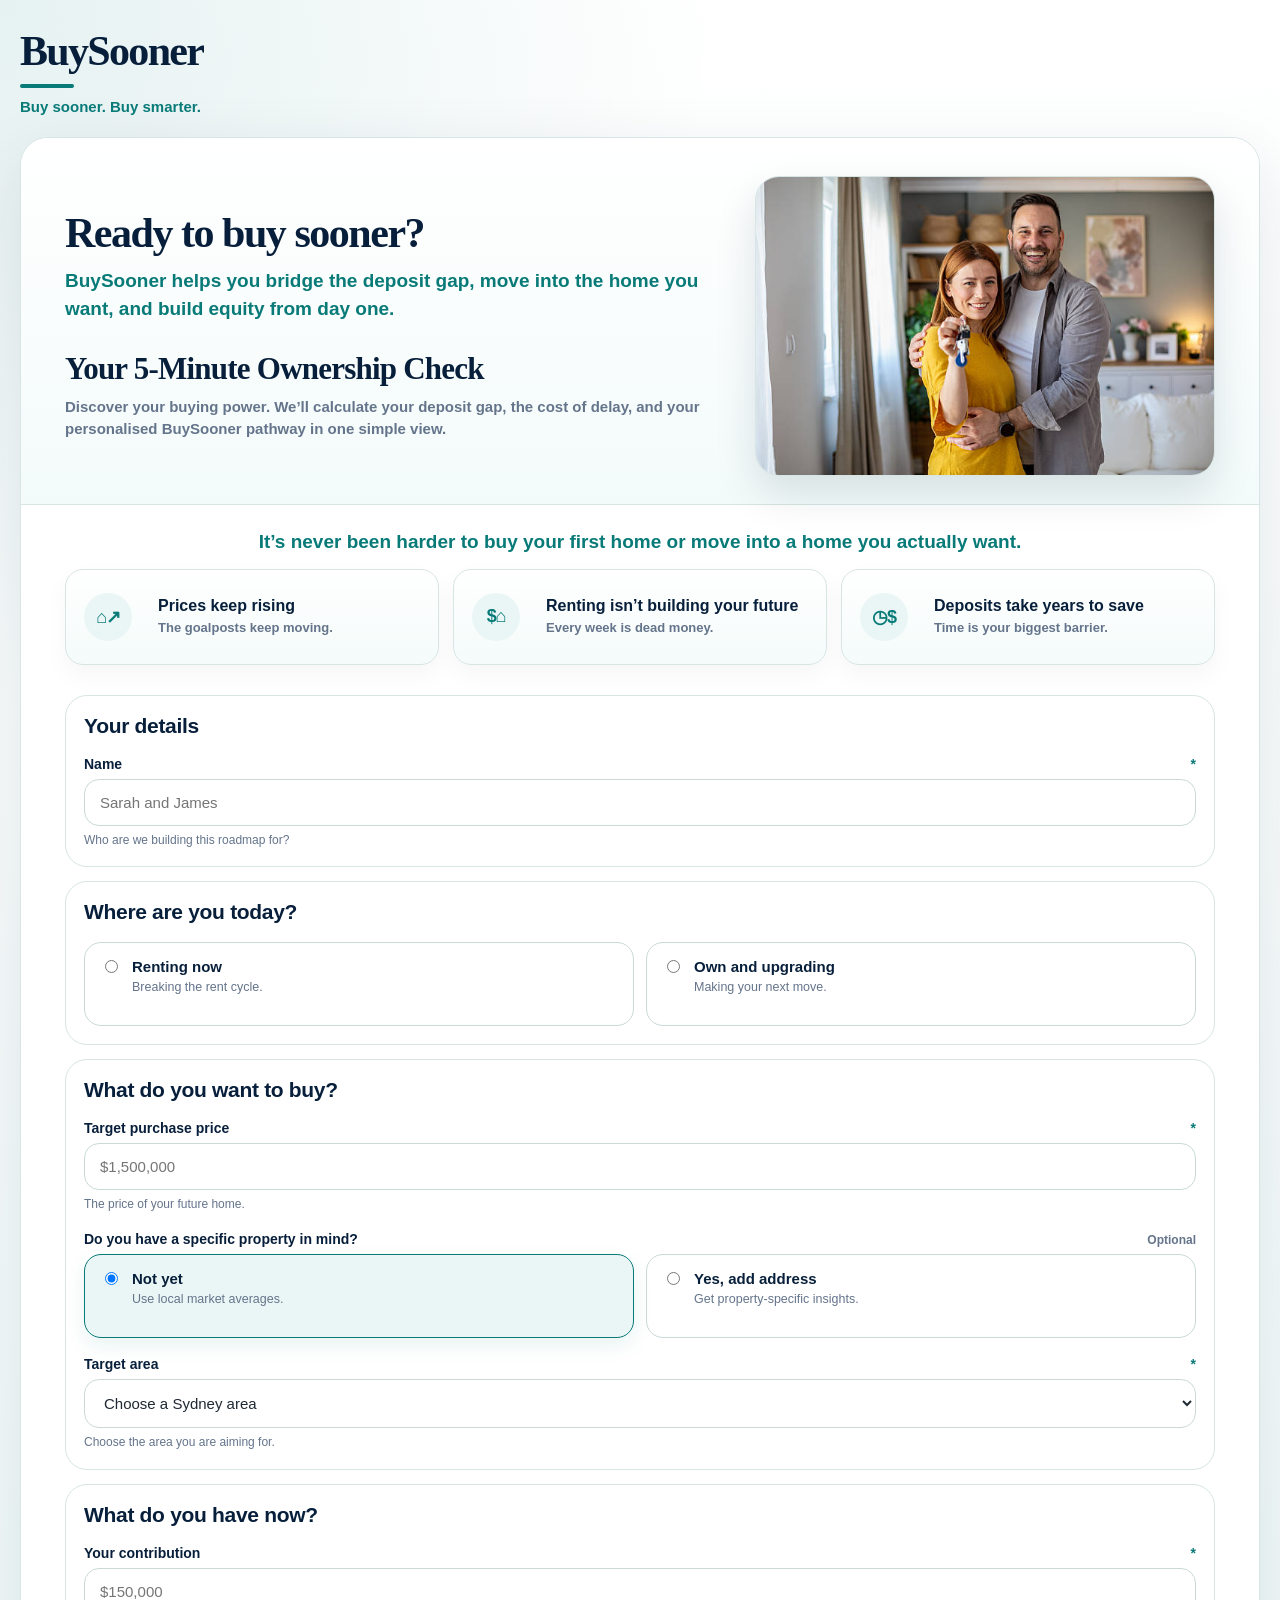
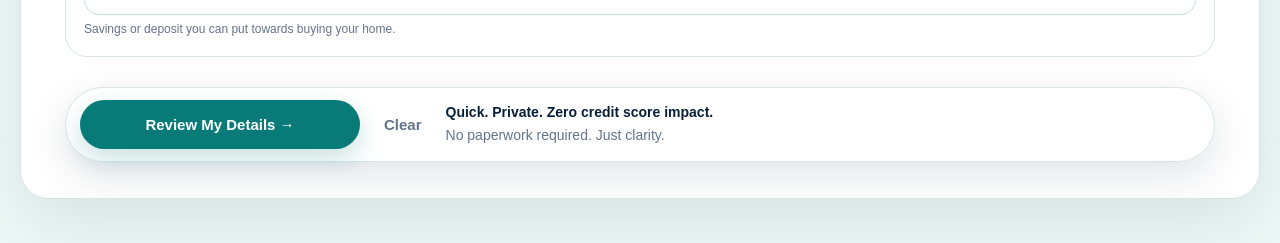
<file: index_updated_page4_fixed_external_images last ine thusday.html>
<!DOCTYPE html>

<html lang="en-AU">
<head>
<meta charset="utf-8"/>
<meta content="width=device-width, initial-scale=1.0" name="viewport"/>
<title>BuySooner — Linked Prototype</title>
<style>
    :root {
      --navy: #071f3a;
      --teal: #087a78;
      --teal-dark: #056261;
      --pale-teal: #eaf6f5;
      --border: #d7e5e4;
      --text: #1f2933;
      --muted: #64748b;
      --error: #b42318;
      --error-bg: #fff4f2;
      --white: #ffffff;
      --gold: #d99a22;
      --gold-soft: #fff5df;
    }
    * { box-sizing: border-box; }
    body {
      margin: 0;
      font-family: Arial, Helvetica, sans-serif;
      color: var(--text);
      background:
        radial-gradient(circle at top left, rgba(8, 122, 120, 0.10), transparent 32%),
        linear-gradient(180deg, #ffffff 0%, #f7fbfb 48%, #eef8f7 100%);
    }
    .page { min-height: 100vh; display: flex; justify-content: center; padding: 32px 20px 44px; }
    .shell { width: 100%; max-width: 1280px; }
    .screen { display: none; }
    .screen.active { display: block; }
    .brand { display: block; margin-bottom: 22px; }
    .brand-row { display: flex; justify-content: space-between; gap: 20px; align-items: flex-end; margin-bottom: 22px; }
    .brand h1, .brand-block h1 { margin: 0; color: var(--navy); font-family: Georgia, 'Times New Roman', serif; font-size: 42px; letter-spacing: -0.04em; line-height: 0.95; }
    .brand-line { width: 54px; height: 4px; background: var(--teal); border-radius: 999px; margin: 12px 0 10px; }
    .brand p, .brand-block p { margin: 0; color: var(--teal); font-size: 15px; font-weight: 800; }
    .progress { min-width: 270px; text-align: right; }
    .progress-label { color: var(--navy); font-size: 13px; font-weight: 900; margin-bottom: 9px; }
    .progress-track { width: 100%; height: 7px; background: #dbe9e8; border-radius: 999px; overflow: hidden; }
    .progress-bar { height: 100%; background: var(--teal); border-radius: 999px; }
    .card { background: var(--white); border: 1px solid var(--border); border-radius: 28px; box-shadow: 0 22px 70px rgba(7, 31, 58, 0.10); overflow: hidden; }
    .hero { padding: 38px 44px 28px; background: linear-gradient(180deg, #ffffff 0%, #f3fbfa 100%); border-bottom: 1px solid var(--border); }
    .hero h2 { margin: 0 0 12px; color: var(--navy); font-family: Georgia, 'Times New Roman', serif; font-size: 42px; letter-spacing: -0.035em; line-height: 1.05; max-width: 930px; }
    .hero .promise { margin: 0 0 28px; max-width: 860px; color: var(--teal); font-size: 19px; line-height: 1.5; font-weight: 900; }
    .check-title { margin: 0 0 10px; color: var(--navy); font-family: Georgia, 'Times New Roman', serif; font-size: 31px; letter-spacing: -0.025em; line-height: 1.1; }
    .check-copy { margin: 0; max-width: 890px; color: var(--muted); font-size: 15px; line-height: 1.5; font-weight: 700; }
    .form-area, .content { padding: 30px 44px 36px; }
    .fact-title { margin: 0 0 18px; color: var(--teal); font-size: 20px; font-weight: 900; line-height: 1.35; text-align: center; }
    .fact-strip { display: grid; grid-template-columns: repeat(3, 1fr); gap: 0; margin: 0 0 30px; border: 1px solid var(--border); border-radius: 20px; overflow: hidden; background: #ffffff; box-shadow: 0 10px 24px rgba(7, 31, 58, 0.04); }
    .fact-card { display: grid; grid-template-columns: 60px 1fr; gap: 14px; align-items: center; padding: 22px; min-height: 126px; border-right: 1px solid var(--border); }
    .fact-card:last-child { border-right: none; }
    .fact-icon { width: 52px; height: 52px; border-radius: 50%; display: grid; place-items: center; background: var(--pale-teal); color: var(--teal); font-weight: 900; font-size: 24px; }
    .fact-card strong { display: block; color: var(--navy); font-size: 15px; line-height: 1.2; margin-bottom: 5px; }
    .fact-card span { display: block; color: var(--text); font-size: 13px; line-height: 1.3; }
    .error-list { display: none; margin: 0 0 22px; padding: 14px 16px; border-radius: 12px; background: var(--error-bg); border: 1px solid #f4b8ae; color: var(--error); font-size: 13px; line-height: 1.5; }
    .error-list.visible { display: block; }
    .discovery-grid { display: grid; gap: 18px; }
    .section-card { border: 1px solid var(--border); border-radius: 22px; background: #ffffff; padding: 22px; }
    .section-title { margin: 0 0 18px; color: var(--navy); font-size: 21px; font-weight: 900; letter-spacing: -0.015em; }
    .fields { display: grid; grid-template-columns: 1fr 1fr; gap: 18px; }
    .field.full { grid-column: span 2; }
    label.label { display: flex; justify-content: space-between; gap: 10px; align-items: baseline; font-size: 14px; font-weight: 900; color: var(--navy); margin-bottom: 7px; }
    .required::after { content: ' *'; color: var(--teal); }
    .optional { color: var(--muted); font-weight: 800; font-size: 12px; }
    input, select { width: 100%; border: 1px solid #c9d9d8; border-radius: 15px; padding: 14px 15px; font-size: 15px; outline: none; background: #ffffff; color: var(--text); }
    input:focus, select:focus { border-color: var(--teal); box-shadow: 0 0 0 4px rgba(8, 122, 120, 0.12); }
    .help { color: var(--muted); font-size: 12px; line-height: 1.4; margin-top: 6px; }
    .radio-row { display: grid; grid-template-columns: repeat(2, 1fr); gap: 12px; }
    .radio-card { border: 1px solid #c9d9d8; border-radius: 17px; padding: 15px; cursor: pointer; display: flex; gap: 11px; align-items: flex-start; min-height: 84px; }
    .radio-card:hover { border-color: var(--teal); box-shadow: 0 8px 20px rgba(7, 31, 58, 0.05); }
    .radio-card:has(input:checked) { border-color: var(--teal); background: var(--pale-teal); box-shadow: 0 8px 20px rgba(8, 122, 120, 0.09); }
    .radio-card input { width: auto; margin-top: 2px; }
    .radio-title { font-weight: 900; color: var(--navy); margin-bottom: 4px; font-size: 15px; display: block; }
    .radio-help { color: var(--muted); font-size: 12.5px; line-height: 1.35; display: block; }
    .address-box, .area-box, .housing-cost-box, .upgrade-reason-box, .other-reason-box { margin-top: 18px; display: none; }
    .address-box.visible, .area-box.visible, .housing-cost-box.visible, .upgrade-reason-box.visible, .other-reason-box.visible { display: block; }
    .actions { margin-top: 30px; display: grid; grid-template-columns: minmax(280px, auto) auto 1fr; gap: 16px; align-items: center; }
    button { appearance: none; border: none; border-radius: 999px; padding: 16px 26px; font-size: 15px; font-weight: 900; cursor: pointer; }
    .primary { background: var(--teal); color: #ffffff; box-shadow: 0 10px 24px rgba(8, 122, 120, 0.22); }
    .primary:hover { background: var(--teal-dark); }
    .secondary { background: var(--pale-teal); color: var(--navy); }
    .safety { color: var(--muted); font-size: 14px; line-height: 1.4; }
    .safety strong { display: block; color: var(--navy); font-size: 14px; margin-bottom: 3px; }
    #resetButton { background: transparent; color: var(--muted); box-shadow: none; padding-left: 8px; padding-right: 8px; }
    .confirm-panel { display: none; margin-top: 46px; padding: 34px; border-radius: 26px; border: 2px solid rgba(8,122,120,0.22); background: linear-gradient(180deg, #f3fbfa 0%, #ffffff 100%); box-shadow: 0 18px 42px rgba(7,31,58,0.08); }
    .confirm-panel.visible { display: block; }
    .confirm-panel h3 { margin: 0 0 8px; color: var(--navy); font-family: Georgia, 'Times New Roman', serif; font-size: 40px; letter-spacing: -0.04em; }
    .confirm-intro { margin: 0 0 22px; color: var(--teal); font-weight: 900; line-height: 1.45; font-size: 16px; }
    .confirm-table { width: 100%; border-collapse: collapse; overflow: hidden; border-radius: 18px; border: 1px solid var(--border); background: #ffffff; margin-bottom: 22px; }
    .confirm-table th, .confirm-table td { text-align: left; vertical-align: top; padding: 14px 16px; border-bottom: 1px solid var(--border); font-size: 13px; line-height: 1.4; }
    .confirm-table th { color: var(--navy); background: var(--pale-teal); font-weight: 900; }
    .confirm-table tr:last-child td { border-bottom: none; }
    .confirm-detail { color: var(--navy); font-weight: 900; white-space: nowrap; }
    .emotional-close { margin: 0 0 20px; padding: 18px 20px; border-radius: 18px; background: var(--pale-teal); color: var(--navy); font-weight: 900; line-height: 1.45; }
    .confirm-buttons { display: flex; gap: 12px; align-items: center; flex-wrap: wrap; }

    .hero-line { width: 54px; height: 4px; background: var(--teal); border-radius: 999px; margin: 0 0 18px; }
    .personal-line { margin-top: 18px; display: inline-block; padding: 12px 14px; border: 1px solid var(--border); border-radius: 999px; background: #ffffff; color: var(--teal); font-size: 13px; font-weight: 900; }
    .waiting-tax { display: grid; grid-template-columns: 84px 1fr minmax(280px, 360px); gap: 20px; align-items: center; padding: 22px 26px; border-radius: 20px; background: linear-gradient(180deg, #f6fbfb 0%, #ffffff 100%); border: 1px solid var(--border); margin-bottom: 20px; }
    .market-panel { align-self: stretch; border-left: 1px solid var(--border); padding-left: 20px; display: grid; align-content: center; gap: 12px; }
    .market-panel h4 { margin: 0; color: var(--navy); font-size: 15px; font-weight: 900; }
    .market-panel p { margin: 0; color: var(--muted); font-size: 12.5px; line-height: 1.4; font-weight: 700; }
    .market-controls { display: grid; grid-template-columns: 1fr 1fr; gap: 10px; }
    .market-field label { display: block; color: var(--navy); font-size: 11px; line-height: 1.2; font-weight: 900; text-transform: uppercase; letter-spacing: 0.04em; margin-bottom: 5px; }
    .market-field select, .market-field input { padding: 10px 11px; border-radius: 12px; font-size: 13px; font-weight: 800; }
    .custom-growth { display: none; margin-top: 8px; }
    .custom-growth.visible { display: block; }
    .market-note { color: var(--muted); font-size: 11.5px; line-height: 1.35; font-weight: 700; }
    .big-icon { width: 70px; height: 70px; border-radius: 50%; display: grid; place-items: center; background: var(--teal); color: #ffffff; font-size: 34px; font-weight: 900; }
    .waiting-tax .label { color: var(--teal); font-weight: 900; font-size: 22px; margin-bottom: 2px; }
    .waiting-tax .amount { color: var(--teal); font-weight: 900; font-size: 58px; line-height: 0.95; letter-spacing: -0.04em; font-family: Georgia, 'Times New Roman', serif; }
    .waiting-tax .subtext { margin-top: 8px; color: var(--navy); font-size: 16px; font-weight: 800; }
    .two-cards { display: grid; grid-template-columns: 1fr 1fr; gap: 18px; align-items: stretch; position: relative; margin-bottom: 20px; }
    .plus-circle { position: absolute; left: 50%; top: 50%; transform: translate(-50%, -50%); width: 44px; height: 44px; border-radius: 50%; background: var(--teal); color: #ffffff; display: grid; place-items: center; font-size: 28px; font-weight: 900; box-shadow: 0 10px 20px rgba(8, 122, 120, 0.20); z-index: 2; }
    .insight-card { border: 1px solid var(--border); border-radius: 20px; background: #ffffff; padding: 22px; min-height: 310px; }
    .number-badge { width: 30px; height: 30px; border-radius: 50%; background: var(--teal); color: #ffffff; display: grid; place-items: center; font-weight: 900; margin-bottom: 16px; }
    .insight-top { display: grid; grid-template-columns: 74px 1fr; gap: 16px; align-items: start; margin-bottom: 16px; }
    .line-icon { width: 68px; height: 68px; border-radius: 50%; display: grid; place-items: center; background: var(--pale-teal); color: var(--navy); font-size: 34px; font-weight: 900; }
    .insight-card h4 { margin: 0 0 8px; color: var(--navy); font-size: 17px; font-weight: 900; }
    .insight-card p { margin: 0; color: var(--navy); font-size: 13px; line-height: 1.45; font-weight: 700; }
    .cost-box { margin-top: 16px; border-radius: 16px; background: #f4fbfa; border: 1px solid var(--border); padding: 16px; }
    .cost-label { color: var(--muted); font-size: 13px; font-weight: 900; margin-bottom: 4px; }
    .cost-amount { color: var(--teal); font-family: Georgia, 'Times New Roman', serif; font-size: 34px; font-weight: 900; letter-spacing: -0.03em; line-height: 1; margin-bottom: 4px; }
    .cost-text { color: var(--navy); font-size: 13px; line-height: 1.35; font-weight: 800; }
    .choice { background: var(--navy); border-radius: 22px; padding: 18px; color: #ffffff; margin-bottom: 16px; }
    .choice h3 { margin: 0 0 14px; text-align: center; color: #ffffff; font-size: 20px; font-weight: 900; }
    .choice-grid { display: grid; grid-template-columns: 1fr 56px 1fr; gap: 12px; align-items: stretch; }
    .choice-card { background: #ffffff; color: var(--navy); border-radius: 16px; padding: 18px; display: grid; grid-template-columns: 60px 1fr; gap: 14px; align-items: center; min-height: 130px; }
    .choice-icon { width: 54px; height: 54px; border-radius: 50%; display: grid; place-items: center; background: var(--pale-teal); color: var(--teal); font-size: 27px; font-weight: 900; }
    .red { color: #c62828; font-weight: 900; font-size: 15px; margin-bottom: 3px; }
    .green { color: var(--teal); font-weight: 900; font-size: 15px; margin-bottom: 3px; }
    .choice-number { color: var(--teal); font-weight: 900; font-size: 22px; line-height: 1; margin-bottom: 4px; }
    .choice-copy { color: var(--navy); font-size: 12.5px; line-height: 1.35; font-weight: 800; }
    .or-circle { width: 52px; height: 52px; border-radius: 50%; background: #ffffff; color: var(--navy); display: grid; place-items: center; font-size: 13px; font-weight: 900; justify-self: center; align-self: center; }
    .assumptions { display: flex; justify-content: space-between; gap: 20px; align-items: center; color: var(--muted); font-size: 12.5px; line-height: 1.45; margin-top: 14px; }
    .mini-brand { display: flex; gap: 8px; align-items: center; color: var(--navy); font-weight: 900; white-space: nowrap; }
    .home-mark { width: 28px; height: 24px; position: relative; border: 3px solid var(--teal); border-top: none; border-radius: 2px; }
    .home-mark::before { content: ''; position: absolute; left: -4px; top: -13px; width: 22px; height: 22px; border-left: 3px solid var(--teal); border-top: 3px solid var(--teal); transform: rotate(45deg); }

    .section-heading { display: grid; grid-template-columns: 1fr auto 1fr; gap: 16px; align-items: center; color: var(--navy); font-family: Georgia, 'Times New Roman', serif; font-size: 30px; font-weight: 900; letter-spacing: -0.03em; text-align: center; margin: 0 0 10px; }
    .illustrative-note { margin: 0 0 22px; text-align: center; color: var(--muted); font-size: 12.5px; font-weight: 800; }
    .section-heading::before, .section-heading::after { content: ''; height: 2px; background: var(--border); }
    .reality-grid, .shift-grid { display: grid; grid-template-columns: repeat(3, 1fr); gap: 16px; margin-bottom: 28px; }
    .reality-card, .shift-card { border: 1px solid var(--border); border-radius: 20px; background: #ffffff; padding: 20px; min-height: 180px; box-shadow: 0 10px 24px rgba(7, 31, 58, 0.04); }
    .reality-icon { width: 46px; height: 46px; border-radius: 50%; background: var(--pale-teal); color: var(--teal); display: grid; place-items: center; font-size: 23px; font-weight: 900; margin-bottom: 14px; }
    .card-label, .shift-card h4 { color: var(--navy); font-size: 15px; font-weight: 900; margin: 0 0 8px; }
    .card-value { color: var(--teal); font-family: Georgia, 'Times New Roman', serif; font-size: 34px; font-weight: 900; line-height: 1; letter-spacing: -0.035em; margin-bottom: 10px; }
    .card-copy, .shift-card p { color: var(--muted); font-size: 13px; line-height: 1.4; font-weight: 700; margin: 0; }
    .bridge { border: 1px solid var(--border); border-radius: 24px; background: linear-gradient(180deg, #ffffff 0%, #f4fbfa 100%); padding: 28px; margin-bottom: 28px; }
    .bridge h3 { margin: 0 0 22px; text-align: center; color: var(--navy); font-family: Georgia, 'Times New Roman', serif; font-size: 30px; letter-spacing: -0.03em; }
    .equation { display: grid; grid-template-columns: 1fr 48px 1fr 48px 1fr; gap: 12px; align-items: center; margin-bottom: 22px; }
    .equation-card { min-height: 132px; border-radius: 20px; background: #ffffff; border: 1px solid var(--border); padding: 20px; text-align: center; display: grid; align-content: center; }
    .equation-card strong { display: block; color: var(--teal); font-family: Georgia, 'Times New Roman', serif; font-size: 31px; line-height: 1; letter-spacing: -0.035em; margin-bottom: 8px; }
    .equation-card span { display: block; color: var(--navy); font-size: 13px; font-weight: 900; text-transform: uppercase; letter-spacing: 0.04em; }
    .symbol { width: 48px; height: 48px; border-radius: 50%; background: var(--teal); color: #ffffff; display: grid; place-items: center; font-size: 26px; font-weight: 900; justify-self: center; }
    .result-line { margin: 0; padding: 16px 18px; border-radius: 16px; background: var(--navy); color: #ffffff; text-align: center; font-size: 15px; line-height: 1.45; font-weight: 900; }
    .footer-statement { display: grid; grid-template-columns: 54px 1fr; gap: 14px; align-items: center; background: var(--navy); color: #ffffff; border-radius: 22px; padding: 20px 22px; font-size: 18px; line-height: 1.35; font-weight: 900; }
    .footer-icon { width: 50px; height: 50px; border-radius: 50%; display: grid; place-items: center; background: rgba(255,255,255,0.12); color: #ffffff; font-size: 26px; font-weight: 900; }


    .ownership-grid { display: grid; grid-template-columns: 1fr 1fr; gap: 18px; margin-bottom: 20px; }
    .ownership-panel { border-radius: 20px; border: 1px solid var(--border); background: #ffffff; overflow: hidden; }
    .ownership-panel-header { padding: 13px 16px; font-size: 13px; font-weight: 900; text-transform: uppercase; letter-spacing: 0.04em; text-align: center; }
    .ownership-gains .ownership-panel-header { color: var(--teal); background: var(--pale-teal); }
    .ownership-costs .ownership-panel-header { color: #b36b00; background: #fff5df; }
    .ownership-line { display: grid; grid-template-columns: 50px 1fr auto; gap: 12px; align-items: center; padding: 15px 16px; border-bottom: 1px solid var(--border); }
    .ownership-line:last-child { border-bottom: none; }
    .own-icon { width: 42px; height: 42px; border-radius: 50%; background: var(--teal); color: #ffffff; display: grid; place-items: center; font-size: 20px; font-weight: 900; }
    .ownership-costs .own-icon { background: #d99a22; }
    .own-label { color: var(--navy); font-size: 13px; font-weight: 900; margin-bottom: 4px; }
    .own-copy { color: var(--muted); font-size: 11.5px; line-height: 1.35; font-weight: 700; }
    .own-amount { color: var(--teal); font-size: 18px; font-weight: 900; white-space: nowrap; }
    .ownership-costs .own-amount { color: #c77b00; }
    .own-total { display: flex; justify-content: space-between; gap: 12px; align-items: center; padding: 16px; font-size: 14px; font-weight: 900; color: var(--teal); background: #f8fcfb; }
    .ownership-costs .own-total { color: #c77b00; background: #fffaf0; }
    .bottom-line-box { display: grid; grid-template-columns: 0.92fr 1.08fr; gap: 20px; padding: 22px; border-radius: 22px; border: 1px solid var(--border); background: linear-gradient(180deg, #ffffff 0%, #f4fbfa 100%); margin-bottom: 18px; }
    .bottom-line-left { display: grid; grid-template-columns: 72px 1fr; gap: 16px; align-items: center; border-right: 1px solid var(--border); padding-right: 18px; }
    .trophy { width: 62px; height: 62px; border-radius: 50%; background: var(--teal); color: #ffffff; display: grid; place-items: center; font-size: 32px; font-weight: 900; }
    .bottom-heading { color: var(--navy); font-size: 20px; font-weight: 900; margin-bottom: 8px; }
    .bottom-metric { color: var(--teal); font-family: Georgia, 'Times New Roman', serif; font-size: 34px; line-height: 1.05; font-weight: 900; letter-spacing: -0.03em; }
    .bottom-metric span { display: block; color: var(--navy); font-family: Arial, Helvetica, sans-serif; font-size: 17px; letter-spacing: 0; margin-top: 3px; }
    .bottom-right h4 { margin: 0 0 10px; color: var(--navy); font-size: 17px; font-weight: 900; }
    .bottom-right p { margin: 0 0 10px; color: var(--text); font-size: 13px; line-height: 1.45; font-weight: 700; }
    .result-list { margin: 0; padding: 0; list-style: none; display: grid; gap: 6px; }
    .result-list li { display: grid; grid-template-columns: 22px 1fr; gap: 8px; align-items: start; font-size: 12.5px; line-height: 1.35; color: var(--text); font-weight: 800; }
    .small-check { width: 20px; height: 20px; border-radius: 50%; background: var(--teal); color: #ffffff; display: grid; place-items: center; font-size: 13px; font-weight: 900; }
    .footer-strip { display: grid; grid-template-columns: 42px 1fr auto; gap: 12px; align-items: center; border-radius: 16px; background: var(--navy); color: #ffffff; padding: 14px 18px; font-size: 13px; font-weight: 900; }
    .footer-strip span:last-child { color: #ffcf46; }
    .footer-home { width: 34px; height: 34px; border-radius: 50%; display: grid; place-items: center; background: rgba(255,255,255,0.12); color: #ffffff; font-size: 20px; }

    @media (max-width: 900px) {
      .brand, .brand-row { display: block; }
      .progress { margin-top: 18px; text-align: left; }
      .hero h2 { font-size: 34px; }
      .fact-strip, .fields, .radio-row, .reality-grid, .shift-grid { grid-template-columns: 1fr; }
      .field.full { grid-column: span 1; }
      .actions { grid-template-columns: 1fr; }
      .waiting-tax, .insight-top, .choice-card { grid-template-columns: 1fr; }
      .market-panel { border-left: none; border-top: 1px solid var(--border); padding-left: 0; padding-top: 18px; }
      .market-controls { grid-template-columns: 1fr; }
      .two-cards, .choice-grid, .equation { grid-template-columns: 1fr; }
      .plus-circle, .or-circle { position: static; transform: none; margin: 0 auto; }
      .assumptions { display: block; }
      .mini-brand { margin-top: 12px; }
      .symbol { margin: 0 auto; }
    }
    @media (max-width: 560px) {
      .page { padding: 22px 12px; }
      .hero, .form-area, .content { padding-left: 20px; padding-right: 20px; }
      .brand h1, .brand-block h1 { font-size: 36px; }
      .waiting-tax .amount { font-size: 44px; }
      .section-heading { font-size: 25px; }
    }
  

    /* Final UX pass and Page 5 */
    #screen1 .section-card { padding: 18px; }
    #screen1 .discovery-grid { gap: 14px; }
    #screen1 .form-area { padding-top: 24px; }
    #screen1 .fact-title { font-size: 19px; margin-bottom: 14px; }
    #screen1 .fact-card { min-height: 96px; padding: 16px; }
    #screen1 .fact-icon { width: 46px; height: 46px; }
    #screen1ActionBar { position: sticky; bottom: 18px; z-index: 20; background: rgba(255,255,255,0.94); border: 1px solid var(--border); border-radius: 999px; padding: 12px 14px; box-shadow: 0 14px 40px rgba(7,31,58,0.12); backdrop-filter: blur(10px); }
    #screen1.confirm-mode .fact-title,
    #screen1.confirm-mode .fact-strip,
    #screen1.confirm-mode .discovery-grid,
    #screen1.confirm-mode #screen1ActionBar,
    #screen1.confirm-mode #errors { display: none !important; }
    #screen1.confirm-mode .confirm-panel { display: block !important; margin-top: 0; }
    #screen1.confirm-mode .form-area { padding-top: 34px; }

    .scenario-chip { display: inline-block; margin-bottom: 8px; padding: 7px 10px; border-radius: 999px; background: var(--pale-teal); color: var(--navy); font-size: 12px; font-weight: 900; }
    .market-panel { align-self: stretch; border-left: 0; border: 1px solid rgba(215,229,228,0.9); border-radius: 16px; padding: 14px; background: rgba(234,246,245,0.42); gap: 10px; }
    .market-panel h4 { font-size: 14px; }
    .market-panel p { font-size: 11.5px; line-height: 1.35; }
    .market-controls { gap: 8px; }
    .market-field select, .market-field input { padding: 8px 9px; min-height: 38px; }
    .market-note { font-size: 10.8px; }
    .insight-card { padding: 18px; min-height: 270px; }
    .insight-top { margin-bottom: 12px; }
    .choice { padding: 22px; }
    .choice h3 { font-size: 22px; }
    .choice-card { min-height: 145px; padding: 22px; }
    .choice-card .red, .choice-card .green { font-size: 17px; }

    #screenBridge .content { padding-top: 24px; }
    #screenBridge .reality-grid { gap: 14px; margin-bottom: 22px; }
    #screenBridge .reality-card { padding: 16px; min-height: 145px; }
    #screenBridge .bridge { padding: 22px; margin-bottom: 24px; box-shadow: 0 12px 30px rgba(7,31,58,0.06); }
    #screenBridge .bridge h3 { margin-bottom: 18px; }
    #screenBridge .equation-card { min-height: 110px; padding: 16px; }
    #screenBridge .symbol { width: 58px; height: 58px; font-size: 30px; }
    #screenBridge .result-line { margin-top: 2px; }
    #screenBridge .shift-grid { gap: 14px; }
    #screenBridge .shift-card { min-height: 135px; padding: 18px; }
    #screenBridge .shift-card h4 { font-size: 18px; margin-bottom: 8px; }

    #screenOwnership .hero { padding-top: 30px; padding-bottom: 20px; }
    #screenOwnership .bottom-line-box { padding: 28px; background: linear-gradient(180deg, #eef8f7 0%, #ffffff 100%); border-width: 2px; }
    #screenOwnership .bottom-metric { font-size: 38px; }
    #screenOwnership .footer-strip { background: #f4fbfa; color: var(--navy); border: 1px solid var(--border); padding: 12px 16px; min-height: 0; }
    #screenOwnership .footer-home { background: var(--pale-teal); color: var(--teal); }
    #screenOwnership .footer-strip span:last-child { color: var(--teal); }

    .ready-hero { padding-bottom: 24px; }
    .ready-content { padding-top: 26px; }
    .reassurance-grid { display: grid; grid-template-columns: repeat(4, 1fr); gap: 14px; margin-bottom: 28px; }
    .reassurance-card { background: #fff; border: 1px solid var(--border); border-radius: 18px; padding: 17px; min-height: 160px; }
    .reassurance-icon { width: 44px; height: 44px; border-radius: 50%; background: var(--pale-teal); color: var(--teal); display: grid; place-items: center; font-weight: 900; font-size: 22px; margin-bottom: 12px; }
    .reassurance-card h4 { margin: 0 0 8px; color: var(--navy); font-size: 15px; font-weight: 900; }
    .reassurance-card p { margin: 0; color: var(--text); font-size: 12.5px; line-height: 1.4; font-weight: 700; }
    .ready-heading { margin: 8px 0 18px; color: var(--navy); font-family: Georgia, 'Times New Roman', serif; font-size: 34px; letter-spacing: -0.035em; }
    .next-step-grid { display: grid; grid-template-columns: 0.9fr 1.1fr; gap: 18px; align-items: stretch; margin-bottom: 18px; }
    .apply-card, .report-card, .save-card { border: 1px solid var(--border); border-radius: 22px; background: #fff; padding: 24px; }
    .apply-card { background: linear-gradient(180deg, #eef8f7 0%, #ffffff 100%); border-width: 2px; }
    .apply-card h4, .report-card h4, .save-card h4 { margin: 0 0 8px; color: var(--teal); font-size: 13px; font-weight: 900; text-transform: uppercase; letter-spacing: .04em; }
    .apply-card h3, .report-card h3 { margin: 0 0 10px; color: var(--navy); font-family: Georgia, 'Times New Roman', serif; font-size: 28px; letter-spacing: -0.03em; }
    .apply-card p, .report-card p, .save-card p { margin: 0 0 14px; color: var(--text); font-size: 13px; line-height: 1.45; font-weight: 700; }
    .step-pill { width: 34px; height: 34px; border-radius: 50%; display: grid; place-items: center; background: var(--teal); color: #fff; font-weight: 900; margin-bottom: 14px; }
    .step-pill.pale { background: var(--pale-teal); color: var(--teal); }
    .report-card { display: grid; grid-template-columns: 210px 1fr; gap: 20px; align-items: center; background: #f8fcfb; }
    .report-graphic { min-height: 230px; border-radius: 18px; background: linear-gradient(180deg, #ffffff 0%, #eaf6f5 100%); border: 1px solid var(--border); display: grid; place-items: center; }
    .report-sheet { width: 145px; min-height: 175px; border-radius: 14px; background: #fff; box-shadow: 0 12px 30px rgba(7,31,58,.12); padding: 18px; }
    .report-line { height: 9px; border-radius: 99px; background: #d7e5e4; margin-bottom: 11px; }
    .report-line.strong { background: var(--teal); width: 92%; }
    .report-line.short { width: 60%; }
    .report-box-row { display: grid; grid-template-columns: repeat(3,1fr); gap: 8px; margin-top: 28px; }
    .report-box-row span { height: 34px; border-radius: 8px; background: var(--pale-teal); }
    .report-items { display: grid; gap: 8px; }
    .report-items div { display: grid; grid-template-columns: 22px 1fr; gap: 8px; align-items: start; }
    .report-items span { width: 20px; height: 20px; border-radius: 50%; background: var(--teal); color: #fff; display: grid; place-items: center; font-size: 12px; font-weight: 900; }
    .report-items p { margin: 0; font-size: 12.6px; line-height: 1.35; }
    .save-card { display: flex; justify-content: space-between; gap: 18px; align-items: center; padding: 18px 20px; background: #fff; }
    .save-card h4 { color: var(--navy); text-transform: none; font-size: 16px; letter-spacing: 0; }
    .save-card p { margin: 0; }
    .final-disclaimer { margin: 22px 0 0; padding-top: 16px; border-top: 1px solid var(--border); color: var(--muted); font-size: 11.5px; line-height: 1.45; max-width: 900px; }

    @media (max-width: 1000px) { .reassurance-grid, .next-step-grid, .report-card { grid-template-columns: 1fr; } }
    @media (max-width: 900px) { #screen1ActionBar { position: static; border-radius: 22px; } .waiting-tax { grid-template-columns: 1fr; } .market-panel { border-left: none; } }


    /* Hybrid visual upgrade layer */
    .market-movement {
      margin-top: 16px;
      max-width: 430px;
      padding: 14px 16px;
      border-radius: 16px;
      background: rgba(234,246,245,0.65);
      border: 1px solid var(--border);
    }
    .movement-row {
      display: grid;
      grid-template-columns: 1fr 58px 1fr;
      gap: 10px;
      align-items: center;
    }
    .movement-point {
      background: #ffffff;
      border: 1px solid var(--border);
      border-radius: 14px;
      padding: 10px 12px;
      min-height: 72px;
    }
    .movement-label {
      color: var(--muted);
      font-size: 11px;
      font-weight: 900;
      text-transform: uppercase;
      letter-spacing: .05em;
      margin-bottom: 4px;
    }
    .movement-value {
      color: var(--navy);
      font-family: Georgia, 'Times New Roman', serif;
      font-size: 22px;
      font-weight: 900;
      letter-spacing: -0.03em;
    }
    .movement-arrow {
      display: grid;
      place-items: center;
      color: var(--teal);
      font-size: 28px;
      font-weight: 900;
    }
    .movement-caption {
      margin-top: 10px;
      color: var(--teal);
      font-size: 12px;
      line-height: 1.35;
      font-weight: 900;
    }

    .deposit-bridge-visual {
      position: relative;
      padding-top: 10px;
    }
    .deposit-bridge-visual::before {
      content: '';
      position: absolute;
      left: 15%;
      right: 15%;
      top: 70px;
      height: 3px;
      border-radius: 999px;
      background: linear-gradient(90deg, rgba(8,122,120,0.18), rgba(8,122,120,0.75), rgba(8,122,120,0.18));
      z-index: 0;
    }
    .deposit-bridge-visual .equation-card,
    .deposit-bridge-visual .symbol { position: relative; z-index: 1; }
    .deposit-bridge-visual .equation-card:nth-of-type(2) {
      border-color: rgba(8,122,120,0.35);
      box-shadow: 0 12px 30px rgba(8,122,120,0.09);
    }
    .milestone-note {
      display: inline-block;
      margin-top: 8px;
      padding: 5px 9px;
      border-radius: 999px;
      background: var(--pale-teal);
      color: var(--teal);
      font-size: 11px;
      font-weight: 900;
      text-transform: none;
      letter-spacing: 0;
    }

    .ownership-timeline {
      margin: 24px 44px 0;
      padding: 20px;
      border-radius: 22px;
      background: linear-gradient(180deg, #ffffff 0%, #f4fbfa 100%);
      border: 1px solid var(--border);
    }
    .ownership-timeline-title {
      margin: 0 0 16px;
      color: var(--navy);
      font-size: 16px;
      font-weight: 900;
    }
    .timeline-steps {
      display: grid;
      grid-template-columns: repeat(4, 1fr);
      gap: 14px;
      position: relative;
    }
    .timeline-steps::before {
      content: '';
      position: absolute;
      left: 8%;
      right: 8%;
      top: 26px;
      height: 3px;
      border-radius: 999px;
      background: rgba(8,122,120,0.22);
      z-index: 0;
    }
    .timeline-step {
      position: relative;
      z-index: 1;
      text-align: center;
      display: grid;
      justify-items: center;
      gap: 8px;
    }
    .timeline-icon {
      width: 54px;
      height: 54px;
      border-radius: 50%;
      display: grid;
      place-items: center;
      background: var(--teal);
      color: #ffffff;
      font-size: 23px;
      font-weight: 900;
      box-shadow: 0 10px 24px rgba(8,122,120,0.18);
    }
    .timeline-step h4 {
      margin: 0;
      color: var(--navy);
      font-size: 14px;
      font-weight: 900;
    }
    .timeline-step p {
      margin: 0;
      color: var(--muted);
      font-size: 12px;
      line-height: 1.35;
      font-weight: 700;
      max-width: 170px;
    }

    .ready-hero-split {
      display: grid;
      grid-template-columns: minmax(0, 1fr) 360px;
      gap: 28px;
      align-items: center;
    }
    .ready-hero-split .promise { margin-bottom: 0; }
    .final-trust-visual {
      position: relative;
      min-height: 230px;
      border-radius: 24px;
      overflow: hidden;
      border: 1px solid var(--border);
      background:
        radial-gradient(circle at 68% 36%, rgba(255,255,255,0.94) 0 7%, transparent 8%),
        linear-gradient(135deg, #dbeceb 0%, #ffffff 45%, #cfe5e2 100%);
      box-shadow: 0 18px 42px rgba(7,31,58,0.10);
    }
    .final-home-shape {
      position: absolute;
      right: 24px;
      top: 42px;
      width: 190px;
      height: 118px;
      border-radius: 16px;
      background: rgba(255,255,255,0.75);
      border: 1px solid rgba(7,31,58,0.08);
    }
    .final-home-shape::before {
      content: '';
      position: absolute;
      left: 25px;
      top: -34px;
      width: 132px;
      height: 72px;
      transform: skew(-24deg);
      background: var(--navy);
      border-radius: 12px 12px 0 0;
      opacity: 0.9;
    }
    .final-badge {
      position: absolute;
      left: 22px;
      right: 22px;
      bottom: 22px;
      display: grid;
      grid-template-columns: 42px 1fr;
      gap: 12px;
      align-items: center;
      border-radius: 16px;
      padding: 14px 16px;
      background: rgba(8,122,120,0.96);
      color: #ffffff;
      font-size: 14px;
      line-height: 1.25;
      font-weight: 900;
      box-shadow: 0 14px 30px rgba(7,31,58,0.16);
    }
    .final-badge-icon {
      width: 42px;
      height: 42px;
      border-radius: 50%;
      border: 2px solid rgba(255,255,255,0.8);
      display: grid;
      place-items: center;
      font-size: 20px;
    }

    .proof-strip {
      display: grid;
      grid-template-columns: repeat(4, 1fr);
      gap: 10px;
      margin-bottom: 24px;
      border: 1px solid var(--border);
      border-radius: 18px;
      background: #ffffff;
      overflow: hidden;
    }
    .proof-item {
      display: grid;
      grid-template-columns: 34px 1fr;
      gap: 9px;
      align-items: center;
      padding: 12px 14px;
      border-right: 1px solid var(--border);
      min-height: 70px;
    }
    .proof-item:last-child { border-right: none; }
    .proof-icon {
      width: 34px;
      height: 34px;
      border-radius: 50%;
      background: var(--pale-teal);
      color: var(--teal);
      display: grid;
      place-items: center;
      font-size: 17px;
      font-weight: 900;
    }
    .proof-text {
      color: var(--text);
      font-size: 12.5px;
      line-height: 1.3;
      font-weight: 700;
    }
    .proof-text strong {
      color: var(--navy);
      font-weight: 900;
    }

    #screenReady .apply-card {
      display: grid;
      align-content: start;
      min-height: 0;
      padding: 22px;
    }
    #screenReady .report-card {
      box-shadow: 0 12px 34px rgba(7,31,58,0.06);
    }

    @media (max-width: 1000px) {
      .proof-strip, .timeline-steps, .ready-hero-split { grid-template-columns: 1fr; }
      .proof-item { border-right: none; border-bottom: 1px solid var(--border); }
      .proof-item:last-child { border-bottom: none; }
      .timeline-steps::before { display: none; }
      .ownership-timeline { margin: 20px 20px 0; }
    }
    @media (max-width: 900px) {
      .movement-row { grid-template-columns: 1fr; }
      .movement-arrow { transform: rotate(90deg); }
      .deposit-bridge-visual::before { display: none; }
      .final-trust-visual { min-height: 220px; }
    }

  

/* Visual refinement pass - coded from briefing */
.hero-with-image {
  display: grid;
  grid-template-columns: minmax(0, 1fr) minmax(320px, 40%);
  gap: 30px;
  align-items: center;
}
.hero-with-image .hero-copy { min-width: 0; }
.hero-with-image .hero-copy .promise { max-width: 760px; }
.hero-image-panel {
  width: 100%;
  height: clamp(220px, 24vw, 300px);
  border-radius: 24px;
  overflow: hidden;
  border: 1px solid var(--border);
  box-shadow: 0 18px 42px rgba(7,31,58,0.12);
  background: var(--pale-teal);
}
.hero-image-panel img,
.final-trust-visual img,
.report-graphic img {
  width: 100%;
  height: 100%;
  display: block;
  object-fit: cover;
}
#screen1 .hero-image-panel img { object-position: 52% 45%; }
#screen2 .hero-image-panel img,
#screenCompromise .hero-image-panel img { object-position: 50% 52%; }
#screenBridge .hero-image-panel img { object-position: 50% 45%; }
#screenOwnership .hero-image-panel img { object-position: 50% 52%; }
#screenReady .photo-panel img { object-position: 50% 50%; }

/* Page 1 problem cards */
.fact-strip {
  gap: 14px !important;
  border: 0 !important;
  background: transparent !important;
  box-shadow: none !important;
  overflow: visible !important;
}
.fact-card {
  border: 1px solid var(--border) !important;
  border-radius: 18px;
  background: linear-gradient(180deg, #ffffff 0%, #f4fbfa 100%);
  box-shadow: 0 10px 24px rgba(7,31,58,0.04);
  min-height: 96px !important;
  padding: 17px 18px !important;
}
.fact-card:last-child { border-right: 1px solid var(--border) !important; }
.fact-icon {
  width: 48px !important;
  height: 48px !important;
  font-size: 18px !important;
  letter-spacing: -0.06em;
}
.fact-card strong { font-size: 16px; }
.fact-card span { color: var(--muted); font-weight: 700; }

/* Page 2 explanation cards */
.insight-card {
  padding: 18px !important;
  min-height: 260px !important;
}
.insight-top {
  grid-template-columns: 62px 1fr !important;
  gap: 14px !important;
  margin-bottom: 12px !important;
}
.line-icon {
  width: 58px !important;
  height: 58px !important;
  font-size: 21px !important;
  letter-spacing: -0.06em;
}
.number-badge {
  width: 28px !important;
  height: 28px !important;
  margin-bottom: 10px !important;
}
.cost-box { margin-top: 12px !important; }

/* Page 2 choice panel: remove icons and make it text-led */
.choice-card {
  display: block !important;
  min-height: 128px !important;
  padding: 24px 28px !important;
}
.choice-card .choice-icon { display: none !important; }
.choice-card .red,
.choice-card .green {
  font-size: 17px !important;
  margin-bottom: 8px !important;
}
.choice-number {
  font-size: 25px !important;
  margin-bottom: 7px !important;
}
.choice-copy { font-size: 13.5px !important; }

/* Page 3 Reality Check and bridge equation refinements */
#screenBridge .reality-icon { display: none !important; }
#screenBridge .reality-card {
  min-height: 138px !important;
  padding: 22px 24px !important;
}
#screenBridge .bridge { padding: 26px !important; }
#screenBridge .equation {
  grid-template-columns: minmax(0, 1fr) auto minmax(0, 1.12fr) auto minmax(0, 1fr) !important;
  gap: 14px !important;
  align-items: center;
}
.connector-label {
  position: relative;
  z-index: 1;
  display: inline-grid;
  place-items: center;
  min-width: 64px;
  height: 30px;
  padding: 0 12px;
  border-radius: 999px;
  background: var(--pale-teal);
  border: 1px solid rgba(8,122,120,0.22);
  color: var(--teal);
  font-size: 12px;
  font-weight: 900;
  text-transform: uppercase;
  letter-spacing: .06em;
  justify-self: center;
}
.deposit-bridge-visual::before { top: 62px !important; }
.deposit-bridge-visual .equation-card:nth-of-type(2) {
  background: linear-gradient(180deg, #f4fbfa 0%, #ffffff 100%);
  border-color: rgba(8,122,120,0.38) !important;
}
.milestone-note {
  padding: 4px 9px !important;
  font-size: 10.5px !important;
}

/* Page 4 text-based pathway */
.ownership-timeline {
  padding: 18px 22px !important;
}
.timeline-steps::before {
  top: 18px !important;
  left: 12% !important;
  right: 12% !important;
}
.timeline-step { gap: 8px !important; }
.timeline-marker {
  position: relative;
  z-index: 1;
  display: inline-flex;
  align-items: center;
  justify-content: center;
  min-height: 38px;
  padding: 8px 16px;
  border-radius: 999px;
  background: var(--teal);
  color: #fff;
  font-size: 13px;
  font-weight: 900;
  box-shadow: 0 8px 20px rgba(8,122,120,0.16);
  white-space: nowrap;
}
.timeline-step p { margin-top: 2px; }
.timeline-icon { display: none !important; }

/* Page 4 financial statement refinements */
.ownership-line {
  grid-template-columns: minmax(0, 1fr) auto !important;
  gap: 16px !important;
  padding: 17px 18px !important;
}
.own-icon { display: none !important; }
.own-label { font-size: 14px !important; }
.own-copy { font-size: 12px !important; }
.own-amount { font-size: 20px !important; }
.bottom-line-left {
  grid-template-columns: 1fr !important;
  gap: 0 !important;
}
.trophy { display: none !important; }
.small-check {
  width: 18px !important;
  height: 18px !important;
  font-size: 11px !important;
}

/* Page 5 photographic hero and roadmap image */
.final-trust-visual.photo-panel {
  min-height: 280px;
  background: #eaf6f5;
}
.final-trust-visual.photo-panel .hero-photo {
  filter: saturate(1.02) contrast(1.02);
}
.final-trust-visual.photo-panel::after {
  content: '';
  position: absolute;
  inset: 0;
  background: linear-gradient(180deg, rgba(7,31,58,0.02) 0%, rgba(7,31,58,0.20) 100%);
  pointer-events: none;
}
.final-trust-visual.photo-panel .final-badge { z-index: 2; }
.report-graphic {
  overflow: hidden;
  min-height: 230px;
}
.report-graphic .roadmap-photo {
  border-radius: 18px;
  object-position: 50% 48%;
}

@media (max-width: 1000px) {
  .hero-with-image,
  .ready-hero-split {
    grid-template-columns: 1fr !important;
  }
  .hero-image-panel { height: 240px; }
  .final-trust-visual.photo-panel { min-height: 240px; }
  .timeline-steps::before { display: none !important; }
  .timeline-marker { width: 100%; max-width: 260px; }
}
@media (max-width: 900px) {
  #screenBridge .equation {
    grid-template-columns: 1fr !important;
  }
  .connector-label { margin: 0 auto; }
}
@media (max-width: 560px) {
  .hero-image-panel { height: 220px; }
  .fact-card { grid-template-columns: 1fr !important; text-align: left; }
  .fact-icon { margin-bottom: 2px; }
  .ownership-line { grid-template-columns: 1fr !important; }
  .own-amount { margin-top: 8px; }
}


/* Page 4 final render: simplified ownership page */
#screenOwnership .ownership-hero {
  padding-top: 42px;
  padding-bottom: 34px;
  grid-template-columns: minmax(0, 1fr) minmax(270px, 34%);
  gap: 42px;
}
#screenOwnership .hero-image-panel {
  height: clamp(185px, 20.4vw, 255px);
  max-width: 85%;
  justify-self: end;
}
#screenOwnership .hero-copy h3 {
  max-width: 720px;
  margin: 0;
  color: var(--navy);
  font-size: 22px;
  line-height: 1.45;
  font-weight: 900;
}
#screenOwnership .ownership-timeline {
  margin: 28px 44px 0;
  padding: 22px 28px 28px !important;
  border-radius: 22px;
  background: #ffffff;
}
#screenOwnership .ownership-timeline-title {
  text-align: center;
  font-family: Georgia, 'Times New Roman', serif;
  font-size: 27px;
  letter-spacing: -0.025em;
  margin: 0 0 22px;
}
#screenOwnership .timeline-steps {
  grid-template-columns: repeat(4, 1fr);
  gap: 46px;
}
#screenOwnership .timeline-steps::before {
  display: none !important;
}
#screenOwnership .timeline-step {
  position: relative;
  min-height: 150px;
  padding: 26px 20px 22px;
  border: 1px solid var(--border);
  border-radius: 18px;
  background: linear-gradient(180deg, #ffffff 0%, #f7fcfb 100%);
  box-shadow: 0 10px 24px rgba(7,31,58,0.035);
  display: grid;
  align-content: center;
  justify-items: center;
  gap: 14px !important;
}
#screenOwnership .timeline-step:not(:last-child)::after {
  content: '›';
  position: absolute;
  right: -32px;
  top: 50%;
  transform: translateY(-50%);
  color: var(--teal);
  font-size: 42px;
  line-height: 1;
  font-weight: 400;
}
#screenOwnership .timeline-marker {
  display: block;
  min-height: 0;
  padding: 0;
  border-radius: 0;
  background: transparent;
  color: var(--teal);
  box-shadow: none;
  font-size: 20px;
  line-height: 1.15;
  white-space: normal;
}
#screenOwnership .timeline-step p {
  max-width: 180px;
  color: var(--navy);
  font-size: 16px;
  line-height: 1.45;
  font-weight: 700;
}
#screenOwnership .ownership-content {
  padding-top: 28px;
}
#screenOwnership .section-heading {
  margin-top: 0;
  font-size: 31px;
}
#screenOwnership .ownership-grid {
  gap: 28px;
  align-items: stretch;
  margin-bottom: 26px;
}
#screenOwnership .ownership-panel {
  border-radius: 18px;
}
#screenOwnership .ownership-panel-header {
  font-size: 20px;
  text-transform: none;
  letter-spacing: 0;
  font-family: Arial, Helvetica, sans-serif;
  padding: 20px 22px;
}
#screenOwnership .ownership-line {
  grid-template-columns: minmax(0, 1fr) auto !important;
  padding: 24px 28px !important;
  min-height: 130px;
}
#screenOwnership .ownership-line-single {
  min-height: 210px;
}
#screenOwnership .own-label {
  font-size: 17px !important;
  margin-bottom: 12px;
}
#screenOwnership .own-copy {
  max-width: 330px;
  color: var(--navy);
  font-size: 16px !important;
  line-height: 1.55;
  font-weight: 700;
}
#screenOwnership .own-amount {
  align-self: center;
  color: var(--teal);
  font-size: 27px !important;
  font-weight: 900;
}
#screenOwnership .ownership-costs .own-amount,
#screenOwnership .ownership-costs .own-total {
  color: #c77b00;
}
#screenOwnership .own-total {
  padding: 20px 28px;
  font-size: 18px;
}
#screenOwnership .ownership-bottom-box {
  grid-template-columns: 0.78fr 1.22fr;
  gap: 32px;
  padding: 34px 38px 24px !important;
  background: linear-gradient(180deg, #f5fbfa 0%, #ffffff 100%);
  border-width: 2px;
}
#screenOwnership .bottom-line-left {
  border-right: 1px solid var(--border);
  padding-right: 30px;
  display: grid;
  align-content: center;
}
#screenOwnership .bottom-heading {
  font-family: Georgia, 'Times New Roman', serif;
  font-size: 31px;
  letter-spacing: -0.03em;
  margin-bottom: 18px;
}
#screenOwnership .bottom-metric {
  font-size: 47px !important;
}
#screenOwnership .bottom-metric span {
  color: var(--teal);
  font-size: 25px;
  font-weight: 900;
  margin-top: 8px;
}
#screenOwnership .bottom-right {
  align-self: center;
}
#screenOwnership .bottom-right h4 {
  font-family: Georgia, 'Times New Roman', serif;
  font-size: 20px;
  letter-spacing: -0.015em;
  margin-bottom: 18px;
}
#screenOwnership .result-list {
  gap: 14px;
}
#screenOwnership .result-list li {
  grid-template-columns: 26px 1fr;
  gap: 12px;
  font-size: 16px;
  line-height: 1.45;
}
#screenOwnership .small-check {
  width: 24px !important;
  height: 24px !important;
  font-size: 14px !important;
}
#screenOwnership .ownership-final-statement {
  grid-column: 1 / -1;
  margin-top: 22px;
  padding-top: 20px;
  border-top: 1px solid var(--border);
  text-align: center;
  color: var(--teal);
  font-family: Georgia, 'Times New Roman', serif;
  font-size: 27px;
  line-height: 1.25;
  font-weight: 900;
  letter-spacing: -0.02em;
}
#screenOwnership .actions {
  margin-top: 22px;
}
@media (max-width: 1000px) {
  #screenOwnership .ownership-hero,
  #screenOwnership .ownership-grid,
  #screenOwnership .ownership-bottom-box {
    grid-template-columns: 1fr !important;
  }
  #screenOwnership .hero-image-panel {
    max-width: 100%;
    justify-self: stretch;
  }
  #screenOwnership .timeline-steps {
    grid-template-columns: 1fr;
    gap: 14px;
  }
  #screenOwnership .timeline-step:not(:last-child)::after {
    display: none;
  }
  #screenOwnership .bottom-line-left {
    border-right: 0;
    border-bottom: 1px solid var(--border);
    padding-right: 0;
    padding-bottom: 22px;
  }
}
@media (max-width: 560px) {
  #screenOwnership .ownership-timeline {
    margin-left: 20px;
    margin-right: 20px;
  }
  #screenOwnership .ownership-line {
    grid-template-columns: 1fr !important;
    min-height: 0;
  }
  #screenOwnership .own-amount {
    justify-self: start;
  }
  #screenOwnership .bottom-metric {
    font-size: 39px !important;
  }
}

</style>
</head>
<body>
<main class="page">
<section class="shell">
<section class="screen active" id="screen1">
<div class="brand">
<h1>BuySooner</h1><div class="brand-line"></div><p>Buy sooner. Buy smarter.</p>
</div>
<div class="card">
<section class="hero hero-with-image"><div class="hero-copy"><h2>Ready to buy sooner?</h2><p class="promise">BuySooner helps you bridge the deposit gap, move into the home you want, and build equity from day one.</p><h3 class="check-title">Your 5-Minute Ownership Check</h3><p class="check-copy">Discover your buying power. We’ll calculate your deposit gap, the cost of delay, and your personalised BuySooner pathway in one simple view.</p></div><div class="hero-image-panel"><img alt="Couple holding keys to their new home" class="hero-photo" src="p1.jpg"/></div></section>
<section class="form-area">
<form id="scenarioForm" novalidate="">
<p class="fact-title">It’s never been harder to buy your first home or move into a home you actually want.</p>
<div class="fact-strip"><div class="fact-card"><div class="fact-icon">⌂↗</div><div><strong>Prices keep rising</strong><span>The goalposts keep moving.</span></div></div><div class="fact-card"><div class="fact-icon">$⌂</div><div><strong>Renting isn’t building your future</strong><span>Every week is dead money.</span></div></div><div class="fact-card"><div class="fact-icon">◷$</div><div><strong>Deposits take years to save</strong><span>Time is your biggest barrier.</span></div></div></div>
<div class="error-list" id="errors"></div>
<div class="discovery-grid">
<section class="section-card"><h3 class="section-title">Your details</h3><div class="fields"><div class="field full"><label class="label required" for="customerName"><span>Name</span></label><input id="customerName" placeholder="Sarah and James" type="text"/><div class="help">Who are we building this roadmap for?</div></div></div></section>
<section class="section-card"><h3 class="section-title">Where are you today?</h3><div class="radio-row"><label class="radio-card"><input name="buyerSituation" type="radio" value="renting"/><span><span class="radio-title">Renting now</span><span class="radio-help">Breaking the rent cycle.</span></span></label><label class="radio-card"><input name="buyerSituation" type="radio" value="upgrading"/><span><span class="radio-title">Own and upgrading</span><span class="radio-help">Making your next move.</span></span></label></div></section>
<section class="section-card"><h3 class="section-title">What do you want to buy?</h3><div class="fields"><div class="field full"><label class="label required" for="purchasePrice"><span>Target purchase price</span></label><input data-money="true" id="purchasePrice" inputmode="numeric" placeholder="$1,500,000"/><div class="help">The price of your future home.</div></div><div class="field full"><label class="label"><span>Do you have a specific property in mind?</span><span class="optional">Optional</span></label><div class="radio-row"><label class="radio-card"><input checked="" name="addressKnown" type="radio" value="no"/><span><span class="radio-title">Not yet</span><span class="radio-help">Use local market averages.</span></span></label><label class="radio-card"><input name="addressKnown" type="radio" value="yes"/><span><span class="radio-title">Yes, add address</span><span class="radio-help">Get property-specific insights.</span></span></label></div><div class="area-box visible" id="areaBox"><label class="label required" for="targetArea"><span>Target area</span></label><select id="targetArea"><option value="">Choose a Sydney area</option><option>Lower North Shore</option><option>Upper North Shore</option><option>Northern Beaches</option><option>Eastern Suburbs</option><option>Inner West</option><option>City / Inner Sydney</option><option>Hills District</option><option>Parramatta / Greater West</option><option>Sutherland Shire</option><option>South West Sydney</option><option>Other Sydney area</option></select><div class="help">Choose the area you are aiming for.</div></div><div class="address-box" id="addressBox"><label class="label required" for="address"><span>Property address</span></label><input id="address" placeholder="15 Example Street, St Leonards NSW 2065" type="text"/><div class="help">Start typing the address.</div></div></div></div></section>
<section class="section-card"><h3 class="section-title">What do you have now?</h3><div class="fields"><div class="field full"><label class="label required" for="deposit"><span>Your contribution</span></label><input data-money="true" id="deposit" inputmode="numeric" placeholder="$150,000"/><div class="help" id="depositHelp">Savings or deposit you can put towards buying your home.</div></div></div><div class="housing-cost-box" id="housingCostBox"><div class="fields"><div class="field full"><label class="label required" for="housingCost"><span>Current monthly rent</span></label><input data-money="true" id="housingCost" inputmode="numeric" placeholder="$3,683"/><div class="help">Every payment is an investment in someone else’s future.</div></div></div></div><div class="upgrade-reason-box" id="upgradeReasonBox"><div class="fields"><div class="field full"><label class="label required" for="upgradeReason"><span>Why are you upgrading?</span></label><select id="upgradeReason"><option value="">Choose the main reason</option><option>More space</option><option>Growing family</option><option>Better location</option><option>Better quality home</option><option>Lifestyle change</option><option>Other</option></select><div class="help">A bigger home, better location or lifestyle move — capture the reason behind your next move.</div></div></div><div class="other-reason-box" id="otherReasonBox"><div class="fields"><div class="field full"><label class="label required" for="otherReason"><span>Other reason</span></label><input id="otherReason" placeholder="Tell us what is driving the move"/></div></div></div></div></section>
</div>
<div class="actions" id="screen1ActionBar"><button class="primary" type="submit">Review My Details →</button><button class="secondary" id="resetButton" type="button">Clear</button><div class="safety"><strong>Quick. Private. Zero credit score impact.</strong>No paperwork required. Just clarity.</div></div>
<div class="confirm-panel" id="confirmPanel"><h3>Let’s confirm your roadmap.</h3><p class="confirm-intro">This isn’t just a summary—it’s the foundation for <span id="confirmNameInline">Sarah and James</span>’ future home.</p><table class="confirm-table"><thead><tr><th>Milestone</th><th>Detail</th><th>Your Current Vision</th></tr></thead><tbody id="confirmRows"></tbody></table><p class="emotional-close" id="emotionalClose">Everything look right?</p><div class="confirm-buttons"><button class="primary" id="routeButton" type="button">Show Me the Cost of Waiting →</button><button class="secondary" id="editButton" type="button">Edit details</button></div></div>
</form>
</section>
</div>
</section>
<section class="screen" id="screen2">
<div class="brand-row"><div class="brand-block"><h1>BuySooner</h1><div class="brand-line"></div><p>Buy sooner. Buy smarter.</p></div><div class="progress"><div class="progress-label">Step 2 of 5 — The Cost of Waiting</div><div class="progress-track"><div class="progress-bar" style="width:50%"></div></div></div></div>
<div class="card"><section class="hero hero-with-image"><div class="hero-copy"><h2>The Cost of Waiting</h2><div class="hero-line"></div><h3>The great Australian dream has become a maths problem.</h3><p>Property values are growing faster than you can save.</p><div class="personal-line" id="personalLine">Sarah and James, this is what waiting could mean for your Lower North Shore target.</div></div><div class="hero-image-panel"><img alt="Keys and alarm clock representing the cost of waiting" class="hero-photo" src="p2.png"/></div></section><section class="content"><div class="waiting-tax"><div class="big-icon">▦</div><div><div class="scenario-chip" id="scenarioShown">Scenario shown: AI Area Trend 6% over 3 years</div><div class="label">The Waiting Tax is</div><div class="amount" id="waitingTax">$286,524</div><div class="subtext" id="landlordLine">Whilst you have paid $132,600 to your landlord.</div><div aria-label="Market movement visual" class="market-movement"><div class="movement-row"><div class="movement-point"><div class="movement-label">Today</div><div class="movement-value" id="moveToday">$1.00m</div></div><div class="movement-arrow">→</div><div class="movement-point"><div class="movement-label">Future</div><div class="movement-value" id="moveFuture">$1.19m</div></div></div><div class="movement-caption" id="moveCaption">The goalposts move by $191,016.</div></div></div><aside class="market-panel"><div><h4>BuySooner AI Insights</h4><p id="marketInsightText">Based on local data for your property and suburb, our AI has mapped out your growth potential. Select a market speed and payout timeline from the dropdowns to update your personalised wealth projection.</p></div><div class="market-controls"><div class="market-field"><label for="marketGrowthSelect">Market Outlook</label><select id="marketGrowthSelect"><option value="0.04">Conservative — 4% p.a.</option><option selected="" value="0.06">AI Area Trend — 6% p.a.</option><option value="0.07">Active — 7% p.a.</option><option value="custom">Select your own</option></select><div class="custom-growth" id="customGrowthWrap"><input id="customGrowthRate" inputmode="decimal" placeholder="Enter % p.a."/></div></div><div class="market-field"><label for="timelineSelect">Your Saving Timeline</label><select id="timelineSelect"><option value="2">2 Years</option><option selected="" value="3">3 Years</option><option value="4">4 Years</option><option value="5">5 Years</option></select></div></div><div class="market-note">This is a what-if scenario only. It is not a property valuation or market forecast.</div></aside></div><div class="two-cards"><div class="insight-card"><div class="number-badge">1</div><div class="insight-top"><div class="line-icon">⌂↗</div><div><h4>The Price Hike</h4><p id="priceHikeText">At 6% annual growth, the same home rises from $1.50m to $1.79m in three years.</p></div></div><div class="cost-box"><div class="cost-label">Cost:</div><div class="cost-amount" id="priceHikeCost">$286,524</div><div class="cost-text">more for the same home.</div></div></div><div class="plus-circle">+</div><div class="insight-card"><div class="number-badge">2</div><div class="insight-top"><div class="line-icon">$⌂</div><div><h4>The Rent Drain</h4><p id="rentDrainText">At $850/week, three more years of renting costs $132,600.</p></div></div><div class="cost-box"><div class="cost-label">Cost:</div><div class="cost-amount" id="rentDrainCost">$132,600</div><div class="cost-text">money paid in rent while you wait.</div></div></div></div><section class="choice"><h3>Your choice</h3><div class="choice-grid"><div class="choice-card"><div><div class="red" id="rentWaitLabel">Wait 3 years</div><div class="choice-number" id="choiceWaitGrowth">$286,524 growth</div><div class="choice-copy" id="choiceWaitCopy">Whilst you have paid $132,600 in rent.</div></div></div><div class="or-circle">OR</div><div class="choice-card"><div><div class="green">Buy now</div><div class="choice-copy">Start building your equity, not your landlord’s.</div></div></div></div></section><div class="assumptions"><div id="assumptionLine">Assumptions (Sydney example):<br/>6% property growth p.a. • Home price today $1,500,000 • Rent $850/week • 3-year waiting period</div><div class="mini-brand"><div class="home-mark"></div><span>BuySooner<br/><small>Buy sooner. Buy smarter.</small></span></div></div><div class="actions"><button class="primary" id="toBridgeFromRent" type="button">See how BuySooner bridges the gap →</button><button class="secondary" id="backFromRent" type="button">Back</button></div></section></div>
</section>
<section class="screen" id="screenCompromise">
<div class="brand-row"><div class="brand-block"><h1>BuySooner</h1><div class="brand-line"></div><p>Buy sooner. Buy smarter.</p></div><div class="progress"><div class="progress-label">Step 2 of 5 — The Cost of Compromise</div><div class="progress-track"><div class="progress-bar" style="width:50%"></div></div></div></div>
<div class="card"><section class="hero hero-with-image"><div class="hero-copy"><h2>The Cost of Compromise</h2><div class="hero-line"></div><h3>The longer you wait for the “perfect” deposit, the further your dream home moves out of reach.</h3><div class="personal-line" id="upgPersonalLine">Sarah and James, this is what waiting could mean for your Lower North Shore target.</div></div><div class="hero-image-panel"><img alt="Keys and alarm clock representing the cost of waiting" class="hero-photo" src="p2.png"/></div></section><section class="content"><div class="waiting-tax"><div class="big-icon">▦</div><div><div class="scenario-chip" id="upgScenarioShown">Scenario shown: AI Area Trend 6% over 3 years</div><div class="label">The Step-Up Cost is</div><div class="amount" id="upgWaitingTax">$286,524</div><div class="subtext" id="upgGapLine">Whilst the gap between your current home and your next home grows by $286,524.</div><div aria-label="Step-up movement visual" class="market-movement"><div class="movement-row"><div class="movement-point"><div class="movement-label">Current position</div><div class="movement-value" id="upgMoveToday">$1.00m</div></div><div class="movement-arrow">→</div><div class="movement-point"><div class="movement-label">Next home</div><div class="movement-value" id="upgMoveFuture">$1.19m</div></div></div><div class="movement-caption" id="upgMoveCaption">The step-up gap grows by $191,016.</div></div></div><aside class="market-panel"><div><h4>BuySooner AI Insights</h4><p id="upgMarketInsightText">Based on local data for your property and suburb, our AI has mapped out your growth potential. Select a market speed and payout timeline from the dropdowns to update your personalised wealth projection.</p></div><div class="market-controls"><div class="market-field"><label for="upgMarketGrowthSelect">Market Outlook</label><select id="upgMarketGrowthSelect"><option value="0.04">Conservative — 4% p.a.</option><option selected="" value="0.06">AI Area Trend — 6% p.a.</option><option value="0.07">Active — 7% p.a.</option><option value="custom">Select your own</option></select><div class="custom-growth" id="upgCustomGrowthWrap"><input id="upgCustomGrowthRate" inputmode="decimal" placeholder="Enter % p.a."/></div></div><div class="market-field"><label for="upgTimelineSelect">Your Saving Timeline</label><select id="upgTimelineSelect"><option value="2">2 Years</option><option selected="" value="3">3 Years</option><option value="4">4 Years</option><option value="5">5 Years</option></select></div></div><div class="market-note">This is a what-if scenario only. It is not a property valuation or market forecast.</div></aside></div><div class="two-cards"><div class="insight-card"><div class="number-badge">1</div><div class="insight-top"><div class="line-icon">⌂↗</div><div><h4>The Price Hike</h4><p id="upgPriceHikeText">As the market moves, the “step up” becomes more expensive every day. At 6% annual growth, the same home rises from $1.50m to $1.79m in three years.</p></div></div><div class="cost-box"><div class="cost-label">Cost:</div><div class="cost-amount" id="upgPriceHikeCost">$286,524</div><div class="cost-text">more for the same home.</div></div></div><div class="plus-circle">+</div><div class="insight-card"><div class="number-badge">2</div><div class="insight-top"><div class="line-icon">◷</div><div><h4>The Lifestyle Delay</h4><p id="upgLifestyleText">Whether it’s more space for the kids or a better location for your sanity, you can’t get those 3 years back.</p></div></div><div class="cost-box"><div class="cost-label">Cost:</div><div class="cost-amount" id="upgLifestyleYears">3 years</div><div class="cost-text" id="upgLifestyleCostText">3 more years of your family outgrowing their space.</div></div></div></div><section class="choice"><h3>Stay or Step Up?</h3><div class="choice-grid"><div class="choice-card"><div><div class="red" id="upgWaitLabel">Wait 3 years</div><div class="choice-number" id="upgChoiceWaitGrowth">$286,524 in market growth</div><div class="choice-copy" id="upgChoiceWaitCopy">Pay $286,524 more while your family lacks room.</div></div></div><div class="or-circle">OR</div><div class="choice-card"><div><div class="green">Buy now with BuySooner</div><div class="choice-copy">Lock in today’s price. Move into the home that fits your life. Start building equity sooner.</div></div></div></div></section><div class="assumptions"><div id="upgAssumptionLine">Assumptions:<br/>6% property growth p.a. • Home price today $1,500,000 • 3-year waiting period • Target: Lower North Shore • Upgrader pathway based on Growing family</div><div class="mini-brand"><div class="home-mark"></div><span>BuySooner<br/><small>Buy sooner. Buy smarter.</small></span></div></div><div class="actions"><button class="primary" id="toBridgeFromUpg" type="button">See how BuySooner bridges the gap →</button><button class="secondary" id="backFromUpg" type="button">Back</button></div></section></div>
</section>
<section class="screen" id="screenBridge">
<div class="brand-row"><div class="brand-block"><h1>BuySooner</h1><div class="brand-line"></div><p>Buy sooner. Buy smarter.</p></div><div class="progress"><div class="progress-label">Step 3 of 5 — Can BuySooner be the solution?</div><div class="progress-track"><div class="progress-bar" style="width:75%"></div></div></div></div>
<div class="card"><section class="hero hero-with-image"><div class="hero-copy"><h2>Can BuySooner be the solution?</h2><div class="hero-line"></div><h3 id="bridgeHeroSubtitle">Sarah and James, here is how BuySooner could help bridge the gap for your Lower North Shore home.</h3></div><div class="hero-image-panel"><img alt="Bridge leading to a home representing the BuySooner deposit bridge" class="hero-photo" src="p3.jpg"/></div></section><section class="content"><h3 class="section-heading"><span>The Reality Check</span></h3><div class="reality-grid"><div class="reality-card"><div class="card-label">The Target</div><div class="card-value" id="targetValue">$1,500,000</div><div class="card-copy">The price of the home you want to buy today.</div></div><div class="reality-card"><div class="card-label">The Hurdle</div><div class="card-value" id="hurdleValue">$300,000</div><div class="card-copy">The 20% deposit usually required to unlock the door.</div></div><div class="reality-card"><div class="card-label">The Missing Piece</div><div class="card-value" id="gapValue">$150,000</div><div class="card-copy">The shortfall preventing your purchase now.</div></div></div><section class="bridge"><h3>The Logic of the Solution</h3><div class="equation deposit-bridge-visual"><div class="equation-card"><strong id="yourContribution">$150,000</strong><span>Your Contribution</span></div><div class="connector-label">plus</div><div class="equation-card"><strong id="buySoonerBridge">$150,000</strong><span>BuySooner Bridge</span></div><div class="connector-label">equals</div><div class="equation-card"><strong id="totalDeposit">$300,000</strong><span>Total Deposit</span><em class="milestone-note">20% deposit milestone</em></div></div><p class="result-line" id="bridgeResultLine">The Result: BuySooner bridges the missing piece so you can move from planning to buying.</p></section><h3 class="section-heading"><span>The Transfer of Value</span></h3><div class="shift-grid"><div class="shift-card"><h4 id="shiftOneTitle">From Saving to Owning</h4><p id="shiftOneCopy">You stop “chasing” the full deposit and start building equity in your own home from Day 1.</p></div><div class="shift-card"><h4>From Waiting to Locking-In</h4><p id="lockInCopy">You secure the $1,500,000 price today. Any future growth in the Lower North Shore market works for you, not against you.</p></div><div class="shift-card"><h4 id="shiftThreeTitle">From Renting to Investing</h4><p id="rentCopy">Your $3,683 monthly rent drain ends. Your housing payments start supporting your own future, not your landlord’s.</p></div></div><div class="footer-statement"><div class="footer-icon">⌂</div><div id="bridgeFooterStatement">You bring the contribution. BuySooner provides the bridge. Together, we bridge the deposit barrier so you can own the future, sooner.</div></div><div class="actions"><button class="primary" id="toOwnership" type="button">Show the Path to Full Ownership →</button><button class="secondary" id="backFromBridge" type="button">Back</button></div></section></div>
</section>
<section class="screen" id="screenOwnership">
<div class="brand-row"><div class="brand-block"><h1>BuySooner</h1><div class="brand-line"></div><p>Buy sooner. Buy smarter.</p></div><div class="progress"><div class="progress-label">Step 4 of 5 — The Path to Full Ownership</div><div class="progress-track"><div class="progress-bar" style="width:100%"></div></div></div></div>
<div class="card">
<section class="hero hero-with-image ownership-hero"><div class="hero-copy"><h2>The Path to Full Ownership</h2><div class="hero-line"></div><h3 id="ownHeroHeading">Three years later, Sarah and James refinance, repay BuySooner, and move to full ownership.</h3></div><div class="hero-image-panel"><img alt="Keys being handed over during a home refinance or settlement discussion" class="hero-photo" src="p4.jpg"/></div></section>
<section aria-label="Path to 100% ownership timeline" class="ownership-timeline"><h3 class="ownership-timeline-title" id="ownershipTimelineTitle">Path to 100% ownership — 3-year pathway</h3><div class="timeline-steps"><div class="timeline-step"><div class="timeline-marker">Buy now</div><p>You move into the home sooner.</p></div><div class="timeline-step"><div class="timeline-marker">Build equity</div><p>Your ownership position improves over time.</p></div><div class="timeline-step"><div class="timeline-marker">Refinance</div><p>BuySooner is repaid when the numbers align.</p></div><div class="timeline-step"><div class="timeline-marker">100% ownership</div><p>You move into full ownership.</p></div></div></section>
<section class="content ownership-content">
<h3 class="section-heading"><span>How the Maths Works for You</span></h3>
<p class="illustrative-note">Illustrative outcome based on the assumptions shown.</p>
<div class="ownership-grid">
<section class="ownership-panel ownership-gains"><div class="ownership-panel-header">Value of Ownership</div><div class="ownership-line ownership-line-single"><div><div class="own-label">Your Market Gains</div><div class="own-copy" id="ownGrowthCopy">Their $1.5m home grew to $1.78m instead of chasing it.</div></div><div class="own-amount" id="ownGrowth">+$286,524</div></div></section>
<section class="ownership-panel ownership-costs"><div class="ownership-panel-header">The Investment Partnership</div><div class="ownership-line"><div><div class="own-label">BuySooner Capital Returned</div><div class="own-copy" id="ownCapitalCopy">Return of the original $150,000 contribution.</div></div><div class="own-amount" id="ownCapital">$150,000</div></div><div class="ownership-line"><div><div class="own-label">Performance-Based Share</div><div class="own-copy">Agreed participation paid at exit.</div></div><div class="own-amount" id="ownCost">-$107,191</div></div><div class="own-total"><span>Total Economic Cost</span><span id="ownTotalCost">-$107,191</span></div></section>
</div>
<section class="bottom-line-box ownership-bottom-box"><div class="bottom-line-left"><div><div class="bottom-heading">The Bottom Line:</div><div class="bottom-metric" id="ownGrowthRetained">+$179,333<span>Home Equity Retained</span></div></div></div><div class="bottom-right"><h4>The BuySooner exit was their final step towards full ownership.</h4><ul class="result-list"><li><span class="small-check">✓</span><span id="ownResultOne">Paid $X towards their own home, not their landlord’s.</span></li><li><span class="small-check">✓</span><span id="ownResultThree">They did not just find a place to live — they built a foundation for their future.</span></li></ul></div><div class="ownership-final-statement">You have the income. We bridge the gap. You own the future.</div></section>
<div class="actions"><button class="primary" id="toReadySooner" type="button">Ready to buy sooner? →</button><button class="secondary" id="backFromOwnership" type="button">Back</button></div>
</section>
</div>
</section>
<section class="screen" id="screenReady">
<div class="brand-row"><div class="brand-block"><h1>BuySooner</h1><div class="brand-line"></div><p>Buy sooner. Buy smarter.</p></div><div class="progress"><div class="progress-label">Step 5 of 5 — Ready to buy sooner</div><div class="progress-track"><div class="progress-bar" style="width:100%"></div></div></div></div>
<div class="card">
<section class="hero ready-hero ready-hero-split hero-with-image"><div><h2>Ready to buy sooner?</h2><div class="hero-line"></div><p class="promise">BuySooner helps you bridge the deposit gap, move into the home you want, and build equity from day one.</p></div><div aria-label="Couple standing beside a sold sign outside their new home" class="final-trust-visual photo-panel"><img alt="Couple standing beside a sold sign outside their new home" class="hero-photo" src="p5.jpg"/><div class="final-badge"><div class="final-badge-icon">✓</div><div>Built on transparency.<br/>Designed for your path to ownership.</div></div></div></section>
<section class="content ready-content">

<div aria-label="BuySooner reassurance proof strip" class="proof-strip"><div class="proof-item"><div class="proof-icon">⌂</div><div class="proof-text"><strong>Own from Day 1</strong> — Your name is on the title.</div></div><div class="proof-item"><div class="proof-icon">▣</div><div class="proof-text"><strong>Standard bank loan</strong> — We boost your standard loan.</div></div><div class="proof-item"><div class="proof-icon">$</div><div class="proof-text"><strong>No monthly payments</strong> — No repayments, interest or fees to BuySooner.</div></div><div class="proof-item"><div class="proof-icon">↗</div><div class="proof-text"><strong>Pathway to 100%</strong> — Refinance out when the numbers align.</div></div></div><h3 class="ready-heading" id="readyNextHeading">Your next steps to getting the keys to your new home</h3>
<div class="next-step-grid">
<section class="apply-card">
<div class="step-pill">1</div>
<h4>Apply now</h4>
<h3>Apply now and get ready to move in.</h3>
<p>Complete the next step so BuySooner and your broker can confirm the structure, the property and the pathway.</p>
<button class="primary" id="applyNowButton" type="button">Apply Now →</button>
</section>
<section class="report-card">
<div aria-label="Customers reviewing their personalised BuySooner roadmap" class="report-graphic"><img alt="Customers reviewing their personalised BuySooner roadmap" class="roadmap-photo" src="p6.jpg"/></div>
<div>
<div class="step-pill pale">2</div>
<h4>We prepare your personalised roadmap</h4>
<h3>Your Personalised BuySooner Roadmap</h3>
<p><strong>The blueprint to full ownership.</strong></p>
<p>We’ve mapped your numbers against your target market to show you how the bridge works.</p>
<div class="report-items">
<div><span>✓</span><p id="reportCostItem"><strong>The Waiting Tax</strong> — The cost of staying on the sidelines while the market moves.</p></div>
<div><span>✓</span><p><strong>The Equity Bridge</strong> — A visual breakdown of your contribution versus BuySooner’s bridge.</p></div>
<div><span>✓</span><p><strong>The Path to 100%</strong> — Projected timelines for your refinance and full ownership.</p></div>
<div><span>✓</span><p><strong>Full Transparency</strong> — A clear view of the numbers, assumptions and FAQs.</p></div>
</div>
</div>
</section>
</div>
<section class="save-card">
<div><h4>Still comparing options?</h4><p>Save your roadmap and come back when you are ready.</p></div>
<button class="secondary" id="saveRoadmapButton" type="button">Save My Roadmap</button>
</section>
<p class="final-disclaimer">This roadmap is an illustrative guide only. It is designed to help you understand how BuySooner could work for you. Any application, approval, property purchase, refinance or final outcome will depend on your circumstances, the property, lender requirements and BuySooner’s assessment.</p>
</section>
</div>
</section>
</section>
</main>
<script>
    let scenario = {};
    let previousScreen = 'screen1';
    const assumptions = { growthRate: 0.06, waitingYears: 3, waitingMonths: 36, depositMilestoneRate: 0.20 };
    const form = document.getElementById('scenarioForm');
    const errors = document.getElementById('errors');
    const confirmPanel = document.getElementById('confirmPanel');
    const addressBox = document.getElementById('addressBox');
    const areaBox = document.getElementById('areaBox');
    const housingCostBox = document.getElementById('housingCostBox');
    const upgradeReasonBox = document.getElementById('upgradeReasonBox');
    const otherReasonBox = document.getElementById('otherReasonBox');

    function parseMoney(value) { const cleaned = String(value || '').replace(/[^0-9]/g, ''); return cleaned ? Number(cleaned) : null; }
    function money(value) { return new Intl.NumberFormat('en-AU', { style: 'currency', currency: 'AUD', maximumFractionDigits: 0 }).format(Math.round(value)); }
    function signedMoney(value) { return (value >= 0 ? '+' : '-') + money(Math.abs(value)); }
    function compactMillions(value) {
      let text = (value / 1000000).toFixed(2).replace(/0$/, '');
      if (text.endsWith('.')) text += '0';
      return '$' + text + 'm';
    }
    function titleCaseName(raw) {
      return String(raw || '').trim().split(/\s+/).map((word) => {
        const lower = word.toLowerCase();
        if (lower === 'and' || lower === 'or') return lower;
        if (word === '&') return '&';
        return lower.replace(/(^|[-'])[a-z]/g, (m) => m.toUpperCase());
      }).join(' ');
    }

    function isPluralName(name) {
      return /\b(and)\b|&|,/i.test(String(name || ''));
    }

    function pluralVerb(name, pluralForm, singularForm) {
      return isPluralName(name) ? pluralForm : singularForm;
    }

    function locationWithArticle() {
      if (scenario.locationType === 'address') return locationText(true);
      const loc = locationText(true);
      if (!loc) return loc;
      if (/^the\s+/i.test(loc)) return loc;
      return `the ${loc}`;
    }

    function weeklyRentFromMonthly(monthlyRent) { return Math.round((monthlyRent * 12) / 52); }
    function roundToNearest(value, nearest) { return Math.round(value / nearest) * nearest; }
    function percent(value) { return Math.round(value * 100) + '%'; }
    function showScreen(id) { document.querySelectorAll('.screen').forEach(s => s.classList.remove('active')); document.getElementById(id).classList.add('active'); window.scrollTo({ top: 0, behavior: 'smooth' }); }

    document.querySelectorAll('[data-money="true"]').forEach((input) => {
      input.addEventListener('blur', () => { const value = parseMoney(input.value); input.value = value === null ? '' : money(value); });
      input.addEventListener('focus', () => { const value = parseMoney(input.value); input.value = value === null ? '' : String(value); });
    });

    document.querySelectorAll('input[name="buyerSituation"]').forEach((radio) => {
      radio.addEventListener('change', () => {
        const situation = document.querySelector('input[name="buyerSituation"]:checked').value;
        document.getElementById('housingCost').value = '';
        if (situation === 'renting') {
          housingCostBox.classList.add('visible');
          upgradeReasonBox.classList.remove('visible');
          otherReasonBox.classList.remove('visible');
          document.getElementById('depositHelp').textContent = 'Savings or deposit you can put towards buying your home.';
        } else {
          housingCostBox.classList.remove('visible');
          upgradeReasonBox.classList.add('visible');
          document.getElementById('depositHelp').textContent = 'Savings, equity or sale proceeds you can put towards your next home.';
        }
      });
    });

    document.getElementById('upgradeReason').addEventListener('change', () => {
      otherReasonBox.classList.toggle('visible', document.getElementById('upgradeReason').value === 'Other');
    });

    document.querySelectorAll('input[name="addressKnown"]').forEach((radio) => {
      radio.addEventListener('change', () => {
        const isKnown = document.querySelector('input[name="addressKnown"]:checked').value === 'yes';
        addressBox.classList.toggle('visible', isKnown);
        areaBox.classList.toggle('visible', !isKnown);
      });
    });

    function buildScenario() {
      const situationNode = document.querySelector('input[name="buyerSituation"]:checked');
      const addressKnown = document.querySelector('input[name="addressKnown"]:checked').value;
      const rawName = document.getElementById('customerName').value.trim();
      const name = titleCaseName(rawName);
      const customerType = situationNode ? situationNode.value : '';
      const targetPurchasePrice = parseMoney(document.getElementById('purchasePrice').value);
      const contribution = parseMoney(document.getElementById('deposit').value);
      const monthlyRent = parseMoney(document.getElementById('housingCost').value);
      const targetArea = document.getElementById('targetArea').value;
      const propertyAddress = document.getElementById('address').value.trim();
      const upgradeReason = document.getElementById('upgradeReason').value;
      const upgradeReasonText = document.getElementById('otherReason').value.trim();
      const messages = [];
      if (!name) messages.push('Enter a name for the roadmap.');
      if (!customerType) messages.push('Select whether they are renting now or own and upgrading.');
      if (!targetPurchasePrice || targetPurchasePrice <= 0) messages.push('Enter a target purchase price.');
      if (addressKnown === 'no' && !targetArea) messages.push('Choose a target area.');
      if (addressKnown === 'yes' && !propertyAddress) messages.push('Enter the property address or choose Not yet.');
      if (contribution === null || contribution < 0) messages.push('Enter your contribution.');
      if (customerType === 'renting' && (monthlyRent === null || monthlyRent < 0)) messages.push('Enter the current monthly rent.');
      if (customerType === 'upgrading' && !upgradeReason) messages.push('Choose why you are upgrading.');
      if (customerType === 'upgrading' && upgradeReason === 'Other' && !upgradeReasonText) messages.push('Enter the reason for upgrading.');
      return { messages, data: { name, customerType, targetPurchasePrice, locationType: addressKnown === 'yes' ? 'address' : 'area', targetArea, propertyAddress, contribution, monthlyRent: monthlyRent || 0, upgradeReason, upgradeReasonText, depositGap: Math.max(0, targetPurchasePrice * 0.20 - contribution) } };
    }

    form.addEventListener('submit', (event) => { event.preventDefault(); const result = buildScenario(); if (result.messages.length) { errors.innerHTML = '<strong>Fix these items before reviewing the roadmap:</strong><ul>' + result.messages.map(m => `<li>${m}</li>`).join('') + '</ul>'; errors.classList.add('visible'); confirmPanel.classList.remove('visible'); document.getElementById('screen1').classList.remove('confirm-mode'); return; } errors.classList.remove('visible'); scenario = result.data; renderConfirmation(); });

    function locationText(full = false) { return scenario.locationType === 'address' ? (scenario.propertyAddress || 'this property') : (full ? scenario.targetArea : `your ${scenario.targetArea} target`); }

    function renderConfirmation() {
      const startingPoint = scenario.customerType === 'renting' ? 'Renting now' : 'Own and upgrading';
      const routeText = scenario.customerType === 'renting' ? 'Show Me the Cost of Waiting →' : 'Show Me the Cost of Compromise →';
      const housingRow = scenario.customerType === 'renting' ? `<tr><td>Monthly rent leak</td><td class="confirm-detail">${money(scenario.monthlyRent)}</td><td>The amount you’ll soon be redirecting into your own wealth, not someone else’s.</td></tr>` : `<tr><td>Upgrade reason</td><td class="confirm-detail">${scenario.upgradeReason === 'Other' ? scenario.upgradeReasonText : scenario.upgradeReason}</td><td>The reason behind the next move.</td></tr>`;
      document.getElementById('confirmNameInline').textContent = scenario.name;
      document.getElementById('confirmRows').innerHTML = `<tr><td>Who this is for</td><td class="confirm-detail">${scenario.name}</td><td>Your names on the title deed—personalised for your future.</td></tr><tr><td>Starting point</td><td class="confirm-detail">${startingPoint}</td><td>${scenario.customerType === 'renting' ? 'Breaking the cycle. This is the last time you’ll fund a landlord’s retirement.' : 'Making your next move. This roadmap is built around the home you want next.'}</td></tr><tr><td>Target purchase price</td><td class="confirm-detail">${money(scenario.targetPurchasePrice)}</td><td>The price of your new front door. We’re locking in this goal today.</td></tr><tr><td>${scenario.locationType === 'address' ? 'Your property target' : 'Your new neighbourhood'}</td><td class="confirm-detail">${locationText(true)}</td><td>Where life happens. We’ve shaped this roadmap around your target location.</td></tr><tr><td>Your contribution</td><td class="confirm-detail">${money(scenario.contribution)}</td><td>${scenario.customerType === 'renting' ? 'Savings or deposit you can put towards buying your home.' : 'Savings, equity or sale proceeds you can put towards your next home.'}</td></tr>${housingRow}`;
      document.getElementById('emotionalClose').innerHTML = `Everything look right?<br><br>By bridging your ${money(scenario.depositGap)} gap today, you aren't just buying a house—you’re securing a home in ${locationText(true)} while the market is still in reach.`;
      document.getElementById('routeButton').textContent = routeText;
      document.getElementById('screen1').classList.add('confirm-mode');
      confirmPanel.classList.add('visible'); confirmPanel.scrollIntoView({ behavior: 'smooth', block: 'start' });
    }

    document.getElementById('routeButton').addEventListener('click', () => { const result = buildScenario(); if (result.messages.length) return; scenario = result.data; if (scenario.customerType === 'renting') { renderCostOfWaiting(); showScreen('screen2'); } else { renderCostOfCompromise(); showScreen('screenCompromise'); } });
    document.getElementById('editButton').addEventListener('click', () => { confirmPanel.classList.remove('visible'); document.getElementById('screen1').classList.remove('confirm-mode'); });
    document.getElementById('resetButton').addEventListener('click', () => location.reload());

    function calcValues() {
      const settings = scenario.customerType === 'upgrading' ? readDelaySettings('upg') : readDelaySettings('');
      const futurePrice = scenario.targetPurchasePrice * Math.pow(1 + settings.growthRate, settings.years);
      const priceHike = Math.round(futurePrice - scenario.targetPurchasePrice);
      return { futurePrice, priceHike, growthRate: settings.growthRate, years: settings.years, label: settings.label };
    }

    function page2MarketSourceText() {
      if (scenario.locationType === 'address') return `${scenario.propertyAddress} and the surrounding local market`;
      return scenario.targetArea || 'your selected area';
    }

    function readDelaySettings(prefix = '') {
      const growthSelect = document.getElementById(prefix ? prefix + 'MarketGrowthSelect' : 'marketGrowthSelect');
      const timelineSelect = document.getElementById(prefix ? prefix + 'TimelineSelect' : 'timelineSelect');
      const customWrap = document.getElementById(prefix ? prefix + 'CustomGrowthWrap' : 'customGrowthWrap');
      const customInput = document.getElementById(prefix ? prefix + 'CustomGrowthRate' : 'customGrowthRate');
      const selected = growthSelect ? growthSelect.value : String(assumptions.growthRate);
      const years = timelineSelect ? Number(timelineSelect.value) : assumptions.waitingYears;
      let growthRate = assumptions.growthRate;
      let label = 'AI Area Trend';
      if (selected === 'custom') {
        customWrap && customWrap.classList.add('visible');
        const raw = parseFloat(String(customInput && customInput.value ? customInput.value : '').replace('%',''));
        growthRate = Number.isFinite(raw) && raw >= 0 ? raw / 100 : assumptions.growthRate;
        label = 'Custom';
      } else {
        customWrap && customWrap.classList.remove('visible');
        growthRate = Number(selected);
        if (selected === '0.04') label = 'Conservative';
        if (selected === '0.06') label = 'AI Area Trend';
        if (selected === '0.07') label = 'Active';
      }
      return { growthRate, years, label };
    }

    function calcDelayValues(settings) {
      const futurePrice = scenario.targetPurchasePrice * Math.pow(1 + settings.growthRate, settings.years);
      const priceHike = Math.round(futurePrice - scenario.targetPurchasePrice);
      return { futurePrice, priceHike };
    }

    function yearsText(years) { return `${years} ${years === 1 ? 'year' : 'years'}`; }
    function growthPercent(rate) { return (rate * 100).toFixed(rate * 100 % 1 === 0 ? 0 : 1) + '%'; }

    function renderCostOfWaiting() {
      const settings = readDelaySettings('');
      const { futurePrice, priceHike } = calcDelayValues(settings);
      const months = settings.years * 12;
      const rentDrain = roundToNearest(scenario.monthlyRent * months, 100);
      const weeklyRent = Math.round((scenario.monthlyRent * 12) / 52);
      const yText = yearsText(settings.years);
      document.getElementById('scenarioShown').textContent = `Scenario shown: ${settings.label} ${growthPercent(settings.growthRate)} over ${yText}`;
      document.getElementById('personalLine').textContent = `${scenario.name}, this is what waiting could mean for ${locationText(false)}.`;
      document.getElementById('marketInsightText').textContent = 'Based on local data for your property and suburb, our AI has mapped out your growth potential. Select a market speed and payout timeline from the dropdowns to update your personalised wealth projection.';
      document.getElementById('waitingTax').textContent = money(priceHike);
      document.getElementById('landlordLine').textContent = `Whilst you have paid ${money(rentDrain)} to your landlord.`;
      document.getElementById('moveToday').textContent = compactMillions(scenario.targetPurchasePrice);
      document.getElementById('moveFuture').textContent = compactMillions(futurePrice);
      document.getElementById('moveCaption').textContent = `The goalposts move by ${money(priceHike)}.`;
      document.getElementById('priceHikeText').textContent = `Using the selected market outlook, the same home rises from ${compactMillions(scenario.targetPurchasePrice)} to ${compactMillions(futurePrice)} over your selected timeline.`;
      document.getElementById('priceHikeCost').textContent = money(priceHike);
      document.getElementById('rentDrainText').textContent = `At ${money(weeklyRent)}/week, ${yText} of renting costs ${money(rentDrain)}.`;
      document.getElementById('rentDrainCost').textContent = money(rentDrain);
      document.getElementById('rentWaitLabel').textContent = `Wait ${yText}`;
      document.getElementById('choiceWaitGrowth').textContent = `${money(priceHike)} growth`;
      document.getElementById('choiceWaitCopy').textContent = `Whilst you have paid ${money(rentDrain)} in rent.`;
      document.getElementById('assumptionLine').innerHTML = `Assumptions:<br>${settings.label} market outlook (${growthPercent(settings.growthRate)} p.a.) • Home price today ${money(scenario.targetPurchasePrice)} • Rent ${money(weeklyRent)}/week • ${yText} waiting period`;
    }

    function getUpgradeCopy(priceHike, years = assumptions.waitingYears) {
      const other = scenario.upgradeReasonText || 'the move you want';
      const yText = yearsText(years);
      const map = { 'More space': [`${yText} of making do with less space.`, `Pay ${money(priceHike)} more while living in a cramped home.`], 'Growing family': [`${yText} of your family outgrowing their space.`, `Pay ${money(priceHike)} more while your family lacks room.`], 'Better location': [`${yText} of the wrong commute.`, `Pay ${money(priceHike)} more and keep the long commute.`], 'Better quality home': [`${yText} in a home that doesn’t fit.`, `Pay ${money(priceHike)} more while living in a house you’ve outgrown.`], 'Lifestyle change': [`${yText} of putting your life on hold.`, `Pay ${money(priceHike)} more and put your life on hold.`], 'Other': [`${yText} without ${other}.`, `Pay ${money(priceHike)} more and stay stuck where you are.`] };
      return map[scenario.upgradeReason] || map.Other;
    }

    function renderCostOfCompromise() {
      const settings = readDelaySettings('upg');
      const { futurePrice, priceHike } = calcDelayValues(settings);
      const [delayLine, waitLine] = getUpgradeCopy(priceHike, settings.years);
      const reason = scenario.upgradeReason === 'Other' ? scenario.upgradeReasonText : scenario.upgradeReason;
      const yText = yearsText(settings.years);
      document.getElementById('upgPersonalLine').textContent = `${scenario.name}, this is what waiting could mean for ${locationText(false)}.`;
      document.getElementById('upgMarketInsightText').textContent = 'Based on local data for your property and suburb, our AI has mapped out your growth potential. Select a market speed and payout timeline from the dropdowns to update your personalised wealth projection.';
      document.getElementById('upgWaitingTax').textContent = money(priceHike);
      document.getElementById('upgGapLine').textContent = `Whilst the gap between your current home and your next home grows by ${money(priceHike)}.`;
      document.getElementById('upgMoveToday').textContent = compactMillions(scenario.targetPurchasePrice);
      document.getElementById('upgMoveFuture').textContent = compactMillions(futurePrice);
      document.getElementById('upgMoveCaption').textContent = `The step-up gap grows by ${money(priceHike)}.`;
      document.getElementById('upgPriceHikeText').textContent = `As the market moves, the “step up” becomes more expensive every day. Using the selected market outlook, the same home rises from ${compactMillions(scenario.targetPurchasePrice)} to ${compactMillions(futurePrice)} over your selected timeline.`;
      document.getElementById('upgPriceHikeCost').textContent = money(priceHike);
      document.getElementById('upgLifestyleText').textContent = `Whether it’s more space for the kids or a better location for your sanity, you can’t get those ${yText} back.`;
      document.getElementById('upgLifestyleYears').textContent = yText;
      document.getElementById('upgLifestyleCostText').textContent = delayLine;
      document.getElementById('upgWaitLabel').textContent = `Wait ${yText}`;
      document.getElementById('upgChoiceWaitGrowth').textContent = `${money(priceHike)} in market growth`;
      document.getElementById('upgChoiceWaitCopy').textContent = waitLine;
      document.getElementById('upgAssumptionLine').innerHTML = `Assumptions:<br>${settings.label} market outlook (${growthPercent(settings.growthRate)} p.a.) • Home price today ${money(scenario.targetPurchasePrice)} • ${yText} waiting period • Target: ${locationText(true)} • Upgrader pathway based on ${reason}`;
    }

    function renderBridge() {
      const hurdle = scenario.targetPurchasePrice * assumptions.depositMilestoneRate;
      const gap = Math.max(0, hurdle - scenario.contribution);
      const total = scenario.contribution + gap;
      const marketLabel = scenario.locationType === 'address' ? 'this property' : `${scenario.targetArea} market`;
      const targetLabel = scenario.locationType === 'address' ? 'this property' : `${scenario.targetArea} home`;
      document.getElementById('bridgeHeroSubtitle').textContent = `${scenario.name}, here is how BuySooner could help bridge the gap for your ${targetLabel}.`;
      document.getElementById('targetValue').textContent = money(scenario.targetPurchasePrice);
      document.getElementById('hurdleValue').textContent = money(hurdle);
      document.getElementById('gapValue').textContent = money(gap);
      document.getElementById('yourContribution').textContent = money(scenario.contribution);
      document.getElementById('buySoonerBridge').textContent = money(gap);
      document.getElementById('totalDeposit').textContent = money(total);
      document.getElementById('bridgeResultLine').textContent = 'The Result: BuySooner bridges the missing piece so you can move from planning to buying.';
      document.getElementById('lockInCopy').textContent = `You secure the ${money(scenario.targetPurchasePrice)} price today. Any future growth in the ${marketLabel} works for you, not against you.`;

      if (scenario.customerType === 'renting') {
        document.getElementById('shiftOneTitle').textContent = 'From Saving to Owning';
        document.getElementById('shiftOneCopy').textContent = 'You stop “chasing” the full deposit and start building equity in your own home from Day 1.';
        document.getElementById('shiftThreeTitle').textContent = 'From Renting to Investing';
        document.getElementById('rentCopy').textContent = `Your ${money(scenario.monthlyRent)} monthly rent drain stops. Your housing payments start supporting your own future, not your landlord’s.`;
        document.getElementById('bridgeFooterStatement').textContent = 'You bring the contribution. BuySooner provides the bridge. Together, we bridge the deposit barrier so you can own the future, sooner.';
      } else {
        document.getElementById('shiftOneTitle').textContent = 'From Saving to Moving';
        document.getElementById('shiftOneCopy').textContent = 'You stop waiting for the full deposit and move toward the home that fits your next stage.';
        document.getElementById('shiftThreeTitle').textContent = 'From Compromise to Moving Forward';
        document.getElementById('rentCopy').textContent = 'Your move starts now. The waiting, compromise and uncertainty are redirected toward the home that better fits your life.';
        document.getElementById('bridgeFooterStatement').textContent = 'You bring the contribution. BuySooner provides the bridge. Together, we close the gap so you can move into the home that fits your life, sooner.';
      }
    }

    function renderPathToOwnership() {
      const { futurePrice, priceHike, growthRate, years } = calcValues();
      const waitingMonths = Math.round(years * 12);
      const rentRedirected = roundToNearest((scenario.monthlyRent || 0) * waitingMonths, 100);
      const bridgeAmount = Math.max(0, scenario.targetPurchasePrice * assumptions.depositMilestoneRate - scenario.contribution);
      const pricingMultiplier = 5;
      const contributionRatio = scenario.targetPurchasePrice > 0 ? bridgeAmount / scenario.targetPurchasePrice : 0;
      const annualParticipationRate = contributionRatio / pricingMultiplier;
      const buySoonerCost = Math.round(futurePrice * annualParticipationRate * years);
      const growthRetained = priceHike - buySoonerCost;
      const refinanceVerb = pluralVerb(scenario.name, 'refinance', 'refinances');
      const repayVerb = pluralVerb(scenario.name, 'repay', 'repays');
      const moveVerb = pluralVerb(scenario.name, 'move', 'moves');

      document.getElementById('ownHeroHeading').textContent = `${yearsText(years)} later, ${scenario.name} ${refinanceVerb}, ${repayVerb} BuySooner, and ${moveVerb} to full ownership.`;
      document.getElementById('ownershipTimelineTitle').textContent = `Path to 100% ownership — ${yearsText(years)} pathway`;
      document.getElementById('ownGrowthCopy').textContent = `Their ${compactMillions(scenario.targetPurchasePrice)} home grew at ${growthPercent(growthRate)} p.a. to ${compactMillions(futurePrice)} instead of chasing it.`;
      document.getElementById('ownGrowth').textContent = signedMoney(priceHike);
      document.getElementById('ownCapitalCopy').textContent = `Return of the original ${money(bridgeAmount)} contribution.`;
      document.getElementById('ownCapital').textContent = money(bridgeAmount);
      document.getElementById('ownCost').textContent = '-' + money(buySoonerCost);
      document.getElementById('ownTotalCost').textContent = '-' + money(buySoonerCost);
      document.getElementById('ownGrowthRetained').innerHTML = `${signedMoney(growthRetained)}<span>Home Equity Retained</span>`;

      if (scenario.customerType === 'renting') {
        document.getElementById('ownResultOne').textContent = `Paid ${money(rentRedirected)} towards their own home, not their landlord’s.`;
        document.getElementById('ownResultThree').textContent = 'They did not just find a place to live — they built a foundation for their future.';
      } else {
        document.getElementById('ownResultOne').textContent = `Moved into the home that better fits their life ${yearsText(years)} sooner.`;
        document.getElementById('ownResultThree').textContent = `They did not just move house — they secured the next home in ${locationWithArticle()}.`;
      }
    }

    ['marketGrowthSelect', 'timelineSelect', 'customGrowthRate'].forEach((id) => {
      const el = document.getElementById(id);
      if (el) el.addEventListener('input', renderCostOfWaiting);
      if (el) el.addEventListener('change', renderCostOfWaiting);
    });
    ['upgMarketGrowthSelect', 'upgTimelineSelect', 'upgCustomGrowthRate'].forEach((id) => {
      const el = document.getElementById(id);
      if (el) el.addEventListener('input', renderCostOfCompromise);
      if (el) el.addEventListener('change', renderCostOfCompromise);
    });

    document.getElementById('toBridgeFromRent').addEventListener('click', () => { renderBridge(); previousScreen = 'screen2'; showScreen('screenBridge'); });
    document.getElementById('toBridgeFromUpg').addEventListener('click', () => { renderBridge(); previousScreen = 'screenCompromise'; showScreen('screenBridge'); });
    document.getElementById('backFromRent').addEventListener('click', () => showScreen('screen1'));
    document.getElementById('backFromUpg').addEventListener('click', () => showScreen('screen1'));
    document.getElementById('backFromBridge').addEventListener('click', () => showScreen(previousScreen));
    document.getElementById('toOwnership').addEventListener('click', () => { renderPathToOwnership(); previousScreen = 'screenBridge'; showScreen('screenOwnership'); });
    document.getElementById('backFromOwnership').addEventListener('click', () => showScreen('screenBridge'));
    document.getElementById('toReadySooner').addEventListener('click', () => { renderReadyScreen(); previousScreen = 'screenOwnership'; showScreen('screenReady'); });
    document.getElementById('applyNowButton').addEventListener('click', () => alert('Application handoff placeholder'));
    document.getElementById('saveRoadmapButton').addEventListener('click', () => alert('Save roadmap placeholder'));

    function renderReadyScreen() {
      const heading = scenario.name ? `${scenario.name}, next steps to getting the keys to your new home` : 'Your next steps to getting the keys to your new home';
      document.getElementById('readyNextHeading').textContent = heading;
      if (scenario.customerType === 'upgrading') {
        document.getElementById('reportCostItem').innerHTML = '<strong>The Step-Up Cost</strong> — The cost of waiting while your next home moves further out of reach.';
      } else {
        document.getElementById('reportCostItem').innerHTML = '<strong>The Waiting Tax</strong> — The cost of staying on the sidelines while the market moves.';
      }
    }
  </script>
</body>
</html>
</file>
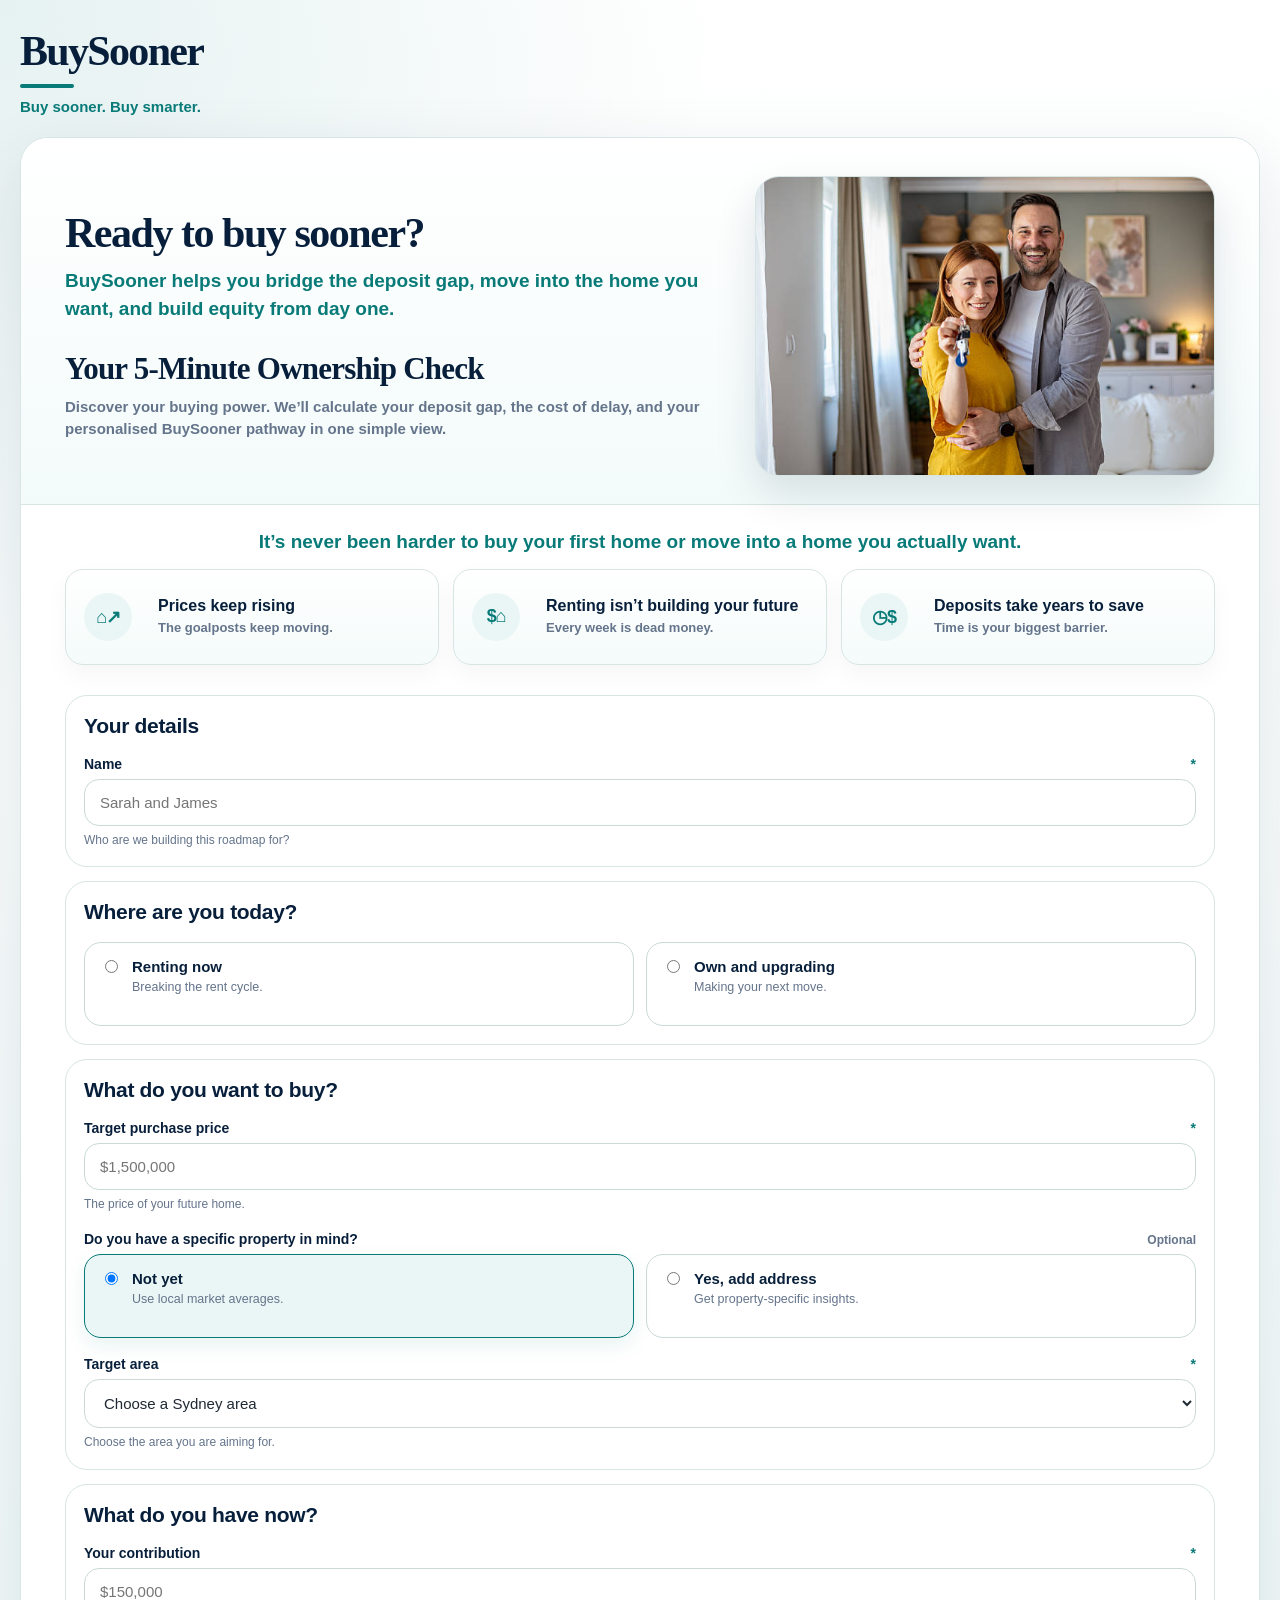
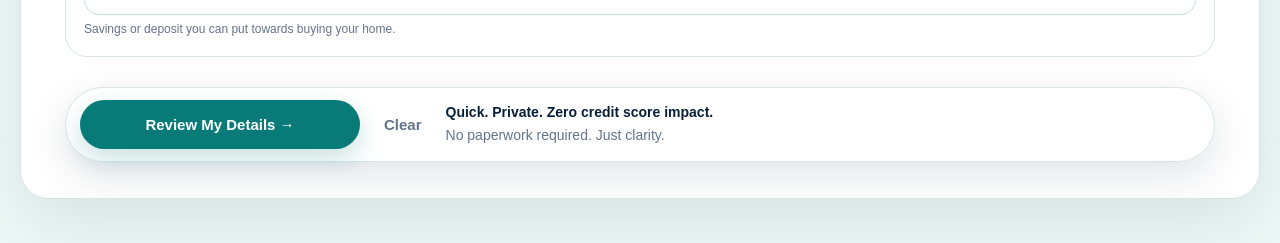
<file: prorptry type finish.html>
<!DOCTYPE html>

<html lang="en-AU">
<head>
<meta charset="utf-8"/>
<meta content="width=device-width, initial-scale=1.0" name="viewport"/>
<title>BuySooner — Linked Prototype</title>
<style>
    :root {
      --navy: #071f3a;
      --teal: #087a78;
      --teal-dark: #056261;
      --pale-teal: #eaf6f5;
      --border: #d7e5e4;
      --text: #1f2933;
      --muted: #64748b;
      --error: #b42318;
      --error-bg: #fff4f2;
      --white: #ffffff;
      --gold: #d99a22;
      --gold-soft: #fff5df;
    }
    * { box-sizing: border-box; }
    body {
      margin: 0;
      font-family: Arial, Helvetica, sans-serif;
      color: var(--text);
      background:
        radial-gradient(circle at top left, rgba(8, 122, 120, 0.10), transparent 32%),
        linear-gradient(180deg, #ffffff 0%, #f7fbfb 48%, #eef8f7 100%);
    }
    .page { min-height: 100vh; display: flex; justify-content: center; padding: 32px 20px 44px; }
    .shell { width: 100%; max-width: 1280px; }
    .screen { display: none; }
    .screen.active { display: block; }
    .brand { display: block; margin-bottom: 22px; }
    .brand-row { display: flex; justify-content: space-between; gap: 20px; align-items: flex-end; margin-bottom: 22px; }
    .brand h1, .brand-block h1 { margin: 0; color: var(--navy); font-family: Georgia, 'Times New Roman', serif; font-size: 42px; letter-spacing: -0.04em; line-height: 0.95; }
    .brand-line { width: 54px; height: 4px; background: var(--teal); border-radius: 999px; margin: 12px 0 10px; }
    .brand p, .brand-block p { margin: 0; color: var(--teal); font-size: 15px; font-weight: 800; }
    .progress { min-width: 270px; text-align: right; }
    .progress-label { color: var(--navy); font-size: 13px; font-weight: 900; margin-bottom: 9px; }
    .progress-track { width: 100%; height: 7px; background: #dbe9e8; border-radius: 999px; overflow: hidden; }
    .progress-bar { height: 100%; background: var(--teal); border-radius: 999px; }
    .card { background: var(--white); border: 1px solid var(--border); border-radius: 28px; box-shadow: 0 22px 70px rgba(7, 31, 58, 0.10); overflow: hidden; }
    .hero { padding: 38px 44px 28px; background: linear-gradient(180deg, #ffffff 0%, #f3fbfa 100%); border-bottom: 1px solid var(--border); }
    .hero h2 { margin: 0 0 12px; color: var(--navy); font-family: Georgia, 'Times New Roman', serif; font-size: 42px; letter-spacing: -0.035em; line-height: 1.05; max-width: 930px; }
    .hero .promise { margin: 0 0 28px; max-width: 860px; color: var(--teal); font-size: 19px; line-height: 1.5; font-weight: 900; }
    .check-title { margin: 0 0 10px; color: var(--navy); font-family: Georgia, 'Times New Roman', serif; font-size: 31px; letter-spacing: -0.025em; line-height: 1.1; }
    .check-copy { margin: 0; max-width: 890px; color: var(--muted); font-size: 15px; line-height: 1.5; font-weight: 700; }
    .form-area, .content { padding: 30px 44px 36px; }
    .fact-title { margin: 0 0 18px; color: var(--teal); font-size: 20px; font-weight: 900; line-height: 1.35; text-align: center; }
    .fact-strip { display: grid; grid-template-columns: repeat(3, 1fr); gap: 0; margin: 0 0 30px; border: 1px solid var(--border); border-radius: 20px; overflow: hidden; background: #ffffff; box-shadow: 0 10px 24px rgba(7, 31, 58, 0.04); }
    .fact-card { display: grid; grid-template-columns: 60px 1fr; gap: 14px; align-items: center; padding: 22px; min-height: 126px; border-right: 1px solid var(--border); }
    .fact-card:last-child { border-right: none; }
    .fact-icon { width: 52px; height: 52px; border-radius: 50%; display: grid; place-items: center; background: var(--pale-teal); color: var(--teal); font-weight: 900; font-size: 24px; }
    .fact-card strong { display: block; color: var(--navy); font-size: 15px; line-height: 1.2; margin-bottom: 5px; }
    .fact-card span { display: block; color: var(--text); font-size: 13px; line-height: 1.3; }
    .error-list { display: none; margin: 0 0 22px; padding: 14px 16px; border-radius: 12px; background: var(--error-bg); border: 1px solid #f4b8ae; color: var(--error); font-size: 13px; line-height: 1.5; }
    .error-list.visible { display: block; }
    .discovery-grid { display: grid; gap: 18px; }
    .section-card { border: 1px solid var(--border); border-radius: 22px; background: #ffffff; padding: 22px; }
    .section-title { margin: 0 0 18px; color: var(--navy); font-size: 21px; font-weight: 900; letter-spacing: -0.015em; }
    .fields { display: grid; grid-template-columns: 1fr 1fr; gap: 18px; }
    .field.full { grid-column: span 2; }
    label.label { display: flex; justify-content: space-between; gap: 10px; align-items: baseline; font-size: 14px; font-weight: 900; color: var(--navy); margin-bottom: 7px; }
    .required::after { content: ' *'; color: var(--teal); }
    .optional { color: var(--muted); font-weight: 800; font-size: 12px; }
    input, select { width: 100%; border: 1px solid #c9d9d8; border-radius: 15px; padding: 14px 15px; font-size: 15px; outline: none; background: #ffffff; color: var(--text); }
    input:focus, select:focus { border-color: var(--teal); box-shadow: 0 0 0 4px rgba(8, 122, 120, 0.12); }
    .help { color: var(--muted); font-size: 12px; line-height: 1.4; margin-top: 6px; }
    .radio-row { display: grid; grid-template-columns: repeat(2, 1fr); gap: 12px; }
    .radio-card { border: 1px solid #c9d9d8; border-radius: 17px; padding: 15px; cursor: pointer; display: flex; gap: 11px; align-items: flex-start; min-height: 84px; }
    .radio-card:hover { border-color: var(--teal); box-shadow: 0 8px 20px rgba(7, 31, 58, 0.05); }
    .radio-card:has(input:checked) { border-color: var(--teal); background: var(--pale-teal); box-shadow: 0 8px 20px rgba(8, 122, 120, 0.09); }
    .radio-card input { width: auto; margin-top: 2px; }
    .radio-title { font-weight: 900; color: var(--navy); margin-bottom: 4px; font-size: 15px; display: block; }
    .radio-help { color: var(--muted); font-size: 12.5px; line-height: 1.35; display: block; }
    .address-box, .area-box, .housing-cost-box, .upgrade-reason-box, .other-reason-box { margin-top: 18px; display: none; }
    .address-box.visible, .area-box.visible, .housing-cost-box.visible, .upgrade-reason-box.visible, .other-reason-box.visible { display: block; }
    .actions { margin-top: 30px; display: grid; grid-template-columns: minmax(280px, auto) auto 1fr; gap: 16px; align-items: center; }
    button { appearance: none; border: none; border-radius: 999px; padding: 16px 26px; font-size: 15px; font-weight: 900; cursor: pointer; }
    .primary { background: var(--teal); color: #ffffff; box-shadow: 0 10px 24px rgba(8, 122, 120, 0.22); }
    .primary:hover { background: var(--teal-dark); }
    .secondary { background: var(--pale-teal); color: var(--navy); }
    .safety { color: var(--muted); font-size: 14px; line-height: 1.4; }
    .safety strong { display: block; color: var(--navy); font-size: 14px; margin-bottom: 3px; }
    #resetButton { background: transparent; color: var(--muted); box-shadow: none; padding-left: 8px; padding-right: 8px; }
    .confirm-panel { display: none; margin-top: 46px; padding: 34px; border-radius: 26px; border: 2px solid rgba(8,122,120,0.22); background: linear-gradient(180deg, #f3fbfa 0%, #ffffff 100%); box-shadow: 0 18px 42px rgba(7,31,58,0.08); }
    .confirm-panel.visible { display: block; }
    .confirm-panel h3 { margin: 0 0 8px; color: var(--navy); font-family: Georgia, 'Times New Roman', serif; font-size: 40px; letter-spacing: -0.04em; }
    .confirm-intro { margin: 0 0 22px; color: var(--teal); font-weight: 900; line-height: 1.45; font-size: 16px; }
    .confirm-table { width: 100%; border-collapse: collapse; overflow: hidden; border-radius: 18px; border: 1px solid var(--border); background: #ffffff; margin-bottom: 22px; }
    .confirm-table th, .confirm-table td { text-align: left; vertical-align: top; padding: 14px 16px; border-bottom: 1px solid var(--border); font-size: 13px; line-height: 1.4; }
    .confirm-table th { color: var(--navy); background: var(--pale-teal); font-weight: 900; }
    .confirm-table tr:last-child td { border-bottom: none; }
    .confirm-detail { color: var(--navy); font-weight: 900; white-space: nowrap; }
    .emotional-close { margin: 0 0 20px; padding: 18px 20px; border-radius: 18px; background: var(--pale-teal); color: var(--navy); font-weight: 900; line-height: 1.45; }
    .confirm-buttons { display: flex; gap: 12px; align-items: center; flex-wrap: wrap; }

    .hero-line { width: 54px; height: 4px; background: var(--teal); border-radius: 999px; margin: 0 0 18px; }
    .personal-line { margin-top: 18px; display: inline-block; padding: 12px 14px; border: 1px solid var(--border); border-radius: 999px; background: #ffffff; color: var(--teal); font-size: 13px; font-weight: 900; }
    .waiting-tax { display: grid; grid-template-columns: 84px 1fr minmax(280px, 360px); gap: 20px; align-items: center; padding: 22px 26px; border-radius: 20px; background: linear-gradient(180deg, #f6fbfb 0%, #ffffff 100%); border: 1px solid var(--border); margin-bottom: 20px; }
    .market-panel { align-self: stretch; border-left: 1px solid var(--border); padding-left: 20px; display: grid; align-content: center; gap: 12px; }
    .market-panel h4 { margin: 0; color: var(--navy); font-size: 15px; font-weight: 900; }
    .market-panel p { margin: 0; color: var(--muted); font-size: 12.5px; line-height: 1.4; font-weight: 700; }
    .market-controls { display: grid; grid-template-columns: 1fr 1fr; gap: 10px; }
    .market-field label { display: block; color: var(--navy); font-size: 11px; line-height: 1.2; font-weight: 900; text-transform: uppercase; letter-spacing: 0.04em; margin-bottom: 5px; }
    .market-field select, .market-field input { padding: 10px 11px; border-radius: 12px; font-size: 13px; font-weight: 800; }
    .custom-growth { display: none; margin-top: 8px; }
    .custom-growth.visible { display: block; }
    .market-note { color: var(--muted); font-size: 11.5px; line-height: 1.35; font-weight: 700; }
    .big-icon { width: 70px; height: 70px; border-radius: 50%; display: grid; place-items: center; background: var(--teal); color: #ffffff; font-size: 34px; font-weight: 900; }
    .waiting-tax .label { color: var(--teal); font-weight: 900; font-size: 22px; margin-bottom: 2px; }
    .waiting-tax .amount { color: var(--teal); font-weight: 900; font-size: 58px; line-height: 0.95; letter-spacing: -0.04em; font-family: Georgia, 'Times New Roman', serif; }
    .waiting-tax .subtext { margin-top: 8px; color: var(--navy); font-size: 16px; font-weight: 800; }
    .two-cards { display: grid; grid-template-columns: 1fr 1fr; gap: 18px; align-items: stretch; position: relative; margin-bottom: 20px; }
    .plus-circle { position: absolute; left: 50%; top: 50%; transform: translate(-50%, -50%); width: 44px; height: 44px; border-radius: 50%; background: var(--teal); color: #ffffff; display: grid; place-items: center; font-size: 28px; font-weight: 900; box-shadow: 0 10px 20px rgba(8, 122, 120, 0.20); z-index: 2; }
    .insight-card { border: 1px solid var(--border); border-radius: 20px; background: #ffffff; padding: 22px; min-height: 310px; }
    .number-badge { width: 30px; height: 30px; border-radius: 50%; background: var(--teal); color: #ffffff; display: grid; place-items: center; font-weight: 900; margin-bottom: 16px; }
    .insight-top { display: grid; grid-template-columns: 74px 1fr; gap: 16px; align-items: start; margin-bottom: 16px; }
    .line-icon { width: 68px; height: 68px; border-radius: 50%; display: grid; place-items: center; background: var(--pale-teal); color: var(--navy); font-size: 34px; font-weight: 900; }
    .insight-card h4 { margin: 0 0 8px; color: var(--navy); font-size: 17px; font-weight: 900; }
    .insight-card p { margin: 0; color: var(--navy); font-size: 13px; line-height: 1.45; font-weight: 700; }
    .cost-box { margin-top: 16px; border-radius: 16px; background: #f4fbfa; border: 1px solid var(--border); padding: 16px; }
    .cost-label { color: var(--muted); font-size: 13px; font-weight: 900; margin-bottom: 4px; }
    .cost-amount { color: var(--teal); font-family: Georgia, 'Times New Roman', serif; font-size: 34px; font-weight: 900; letter-spacing: -0.03em; line-height: 1; margin-bottom: 4px; }
    .cost-text { color: var(--navy); font-size: 13px; line-height: 1.35; font-weight: 800; }
    .choice { background: var(--navy); border-radius: 22px; padding: 18px; color: #ffffff; margin-bottom: 16px; }
    .choice h3 { margin: 0 0 14px; text-align: center; color: #ffffff; font-size: 20px; font-weight: 900; }
    .choice-grid { display: grid; grid-template-columns: 1fr 56px 1fr; gap: 12px; align-items: stretch; }
    .choice-card { background: #ffffff; color: var(--navy); border-radius: 16px; padding: 18px; display: grid; grid-template-columns: 60px 1fr; gap: 14px; align-items: center; min-height: 130px; }
    .choice-icon { width: 54px; height: 54px; border-radius: 50%; display: grid; place-items: center; background: var(--pale-teal); color: var(--teal); font-size: 27px; font-weight: 900; }
    .red { color: #c62828; font-weight: 900; font-size: 15px; margin-bottom: 3px; }
    .green { color: var(--teal); font-weight: 900; font-size: 15px; margin-bottom: 3px; }
    .choice-number { color: var(--teal); font-weight: 900; font-size: 22px; line-height: 1; margin-bottom: 4px; }
    .choice-copy { color: var(--navy); font-size: 12.5px; line-height: 1.35; font-weight: 800; }
    .or-circle { width: 52px; height: 52px; border-radius: 50%; background: #ffffff; color: var(--navy); display: grid; place-items: center; font-size: 13px; font-weight: 900; justify-self: center; align-self: center; }
    .assumptions { display: flex; justify-content: space-between; gap: 20px; align-items: center; color: var(--muted); font-size: 12.5px; line-height: 1.45; margin-top: 14px; }
    .mini-brand { display: flex; gap: 8px; align-items: center; color: var(--navy); font-weight: 900; white-space: nowrap; }
    .home-mark { width: 28px; height: 24px; position: relative; border: 3px solid var(--teal); border-top: none; border-radius: 2px; }
    .home-mark::before { content: ''; position: absolute; left: -4px; top: -13px; width: 22px; height: 22px; border-left: 3px solid var(--teal); border-top: 3px solid var(--teal); transform: rotate(45deg); }

    .section-heading { display: grid; grid-template-columns: 1fr auto 1fr; gap: 16px; align-items: center; color: var(--navy); font-family: Georgia, 'Times New Roman', serif; font-size: 30px; font-weight: 900; letter-spacing: -0.03em; text-align: center; margin: 0 0 10px; }
    .illustrative-note { margin: 0 0 22px; text-align: center; color: var(--muted); font-size: 12.5px; font-weight: 800; }
    .section-heading::before, .section-heading::after { content: ''; height: 2px; background: var(--border); }
    .reality-grid, .shift-grid { display: grid; grid-template-columns: repeat(3, 1fr); gap: 16px; margin-bottom: 28px; }
    .reality-card, .shift-card { border: 1px solid var(--border); border-radius: 20px; background: #ffffff; padding: 20px; min-height: 180px; box-shadow: 0 10px 24px rgba(7, 31, 58, 0.04); }
    .reality-icon { width: 46px; height: 46px; border-radius: 50%; background: var(--pale-teal); color: var(--teal); display: grid; place-items: center; font-size: 23px; font-weight: 900; margin-bottom: 14px; }
    .card-label, .shift-card h4 { color: var(--navy); font-size: 15px; font-weight: 900; margin: 0 0 8px; }
    .card-value { color: var(--teal); font-family: Georgia, 'Times New Roman', serif; font-size: 34px; font-weight: 900; line-height: 1; letter-spacing: -0.035em; margin-bottom: 10px; }
    .card-copy, .shift-card p { color: var(--muted); font-size: 13px; line-height: 1.4; font-weight: 700; margin: 0; }
    .bridge { border: 1px solid var(--border); border-radius: 24px; background: linear-gradient(180deg, #ffffff 0%, #f4fbfa 100%); padding: 28px; margin-bottom: 28px; }
    .bridge h3 { margin: 0 0 22px; text-align: center; color: var(--navy); font-family: Georgia, 'Times New Roman', serif; font-size: 30px; letter-spacing: -0.03em; }
    .equation { display: grid; grid-template-columns: 1fr 48px 1fr 48px 1fr; gap: 12px; align-items: center; margin-bottom: 22px; }
    .equation-card { min-height: 132px; border-radius: 20px; background: #ffffff; border: 1px solid var(--border); padding: 20px; text-align: center; display: grid; align-content: center; }
    .equation-card strong { display: block; color: var(--teal); font-family: Georgia, 'Times New Roman', serif; font-size: 31px; line-height: 1; letter-spacing: -0.035em; margin-bottom: 8px; }
    .equation-card span { display: block; color: var(--navy); font-size: 13px; font-weight: 900; text-transform: uppercase; letter-spacing: 0.04em; }
    .symbol { width: 48px; height: 48px; border-radius: 50%; background: var(--teal); color: #ffffff; display: grid; place-items: center; font-size: 26px; font-weight: 900; justify-self: center; }
    .result-line { margin: 0; padding: 16px 18px; border-radius: 16px; background: var(--navy); color: #ffffff; text-align: center; font-size: 15px; line-height: 1.45; font-weight: 900; }
    .footer-statement { display: grid; grid-template-columns: 54px 1fr; gap: 14px; align-items: center; background: var(--navy); color: #ffffff; border-radius: 22px; padding: 20px 22px; font-size: 18px; line-height: 1.35; font-weight: 900; }
    .footer-icon { width: 50px; height: 50px; border-radius: 50%; display: grid; place-items: center; background: rgba(255,255,255,0.12); color: #ffffff; font-size: 26px; font-weight: 900; }


    .ownership-grid { display: grid; grid-template-columns: 1fr 1fr; gap: 18px; margin-bottom: 20px; }
    .ownership-panel { border-radius: 20px; border: 1px solid var(--border); background: #ffffff; overflow: hidden; }
    .ownership-panel-header { padding: 13px 16px; font-size: 13px; font-weight: 900; text-transform: uppercase; letter-spacing: 0.04em; text-align: center; }
    .ownership-gains .ownership-panel-header { color: var(--teal); background: var(--pale-teal); }
    .ownership-costs .ownership-panel-header { color: #b36b00; background: #fff5df; }
    .ownership-line { display: grid; grid-template-columns: 50px 1fr auto; gap: 12px; align-items: center; padding: 15px 16px; border-bottom: 1px solid var(--border); }
    .ownership-line:last-child { border-bottom: none; }
    .own-icon { width: 42px; height: 42px; border-radius: 50%; background: var(--teal); color: #ffffff; display: grid; place-items: center; font-size: 20px; font-weight: 900; }
    .ownership-costs .own-icon { background: #d99a22; }
    .own-label { color: var(--navy); font-size: 13px; font-weight: 900; margin-bottom: 4px; }
    .own-copy { color: var(--muted); font-size: 11.5px; line-height: 1.35; font-weight: 700; }
    .own-amount { color: var(--teal); font-size: 18px; font-weight: 900; white-space: nowrap; }
    .ownership-costs .own-amount { color: #c77b00; }
    .own-total { display: flex; justify-content: space-between; gap: 12px; align-items: center; padding: 16px; font-size: 14px; font-weight: 900; color: var(--teal); background: #f8fcfb; }
    .ownership-costs .own-total { color: #c77b00; background: #fffaf0; }
    .bottom-line-box { display: grid; grid-template-columns: 0.92fr 1.08fr; gap: 20px; padding: 22px; border-radius: 22px; border: 1px solid var(--border); background: linear-gradient(180deg, #ffffff 0%, #f4fbfa 100%); margin-bottom: 18px; }
    .bottom-line-left { display: grid; grid-template-columns: 72px 1fr; gap: 16px; align-items: center; border-right: 1px solid var(--border); padding-right: 18px; }
    .trophy { width: 62px; height: 62px; border-radius: 50%; background: var(--teal); color: #ffffff; display: grid; place-items: center; font-size: 32px; font-weight: 900; }
    .bottom-heading { color: var(--navy); font-size: 20px; font-weight: 900; margin-bottom: 8px; }
    .bottom-metric { color: var(--teal); font-family: Georgia, 'Times New Roman', serif; font-size: 34px; line-height: 1.05; font-weight: 900; letter-spacing: -0.03em; }
    .bottom-metric span { display: block; color: var(--navy); font-family: Arial, Helvetica, sans-serif; font-size: 17px; letter-spacing: 0; margin-top: 3px; }
    .bottom-right h4 { margin: 0 0 10px; color: var(--navy); font-size: 17px; font-weight: 900; }
    .bottom-right p { margin: 0 0 10px; color: var(--text); font-size: 13px; line-height: 1.45; font-weight: 700; }
    .result-list { margin: 0; padding: 0; list-style: none; display: grid; gap: 6px; }
    .result-list li { display: grid; grid-template-columns: 22px 1fr; gap: 8px; align-items: start; font-size: 12.5px; line-height: 1.35; color: var(--text); font-weight: 800; }
    .small-check { width: 20px; height: 20px; border-radius: 50%; background: var(--teal); color: #ffffff; display: grid; place-items: center; font-size: 13px; font-weight: 900; }
    .footer-strip { display: grid; grid-template-columns: 42px 1fr auto; gap: 12px; align-items: center; border-radius: 16px; background: var(--navy); color: #ffffff; padding: 14px 18px; font-size: 13px; font-weight: 900; }
    .footer-strip span:last-child { color: #ffcf46; }
    .footer-home { width: 34px; height: 34px; border-radius: 50%; display: grid; place-items: center; background: rgba(255,255,255,0.12); color: #ffffff; font-size: 20px; }

    @media (max-width: 900px) {
      .brand, .brand-row { display: block; }
      .progress { margin-top: 18px; text-align: left; }
      .hero h2 { font-size: 34px; }
      .fact-strip, .fields, .radio-row, .reality-grid, .shift-grid { grid-template-columns: 1fr; }
      .field.full { grid-column: span 1; }
      .actions { grid-template-columns: 1fr; }
      .waiting-tax, .insight-top, .choice-card { grid-template-columns: 1fr; }
      .market-panel { border-left: none; border-top: 1px solid var(--border); padding-left: 0; padding-top: 18px; }
      .market-controls { grid-template-columns: 1fr; }
      .two-cards, .choice-grid, .equation { grid-template-columns: 1fr; }
      .plus-circle, .or-circle { position: static; transform: none; margin: 0 auto; }
      .assumptions { display: block; }
      .mini-brand { margin-top: 12px; }
      .symbol { margin: 0 auto; }
    }
    @media (max-width: 560px) {
      .page { padding: 22px 12px; }
      .hero, .form-area, .content { padding-left: 20px; padding-right: 20px; }
      .brand h1, .brand-block h1 { font-size: 36px; }
      .waiting-tax .amount { font-size: 44px; }
      .section-heading { font-size: 25px; }
    }
  

    /* Final UX pass and Page 5 */
    #screen1 .section-card { padding: 18px; }
    #screen1 .discovery-grid { gap: 14px; }
    #screen1 .form-area { padding-top: 24px; }
    #screen1 .fact-title { font-size: 19px; margin-bottom: 14px; }
    #screen1 .fact-card { min-height: 96px; padding: 16px; }
    #screen1 .fact-icon { width: 46px; height: 46px; }
    #screen1ActionBar { position: sticky; bottom: 18px; z-index: 20; background: rgba(255,255,255,0.94); border: 1px solid var(--border); border-radius: 999px; padding: 12px 14px; box-shadow: 0 14px 40px rgba(7,31,58,0.12); backdrop-filter: blur(10px); }
    #screen1.confirm-mode .fact-title,
    #screen1.confirm-mode .fact-strip,
    #screen1.confirm-mode .discovery-grid,
    #screen1.confirm-mode #screen1ActionBar,
    #screen1.confirm-mode #errors { display: none !important; }
    #screen1.confirm-mode .confirm-panel { display: block !important; margin-top: 0; }
    #screen1.confirm-mode .form-area { padding-top: 34px; }

    .scenario-chip { display: inline-block; margin-bottom: 8px; padding: 7px 10px; border-radius: 999px; background: var(--pale-teal); color: var(--navy); font-size: 12px; font-weight: 900; }
    .market-panel { align-self: stretch; border-left: 0; border: 1px solid rgba(215,229,228,0.9); border-radius: 16px; padding: 14px; background: rgba(234,246,245,0.42); gap: 10px; }
    .market-panel h4 { font-size: 14px; }
    .market-panel p { font-size: 11.5px; line-height: 1.35; }
    .market-controls { gap: 8px; }
    .market-field select, .market-field input { padding: 8px 9px; min-height: 38px; }
    .market-note { font-size: 10.8px; }
    .insight-card { padding: 18px; min-height: 270px; }
    .insight-top { margin-bottom: 12px; }
    .choice { padding: 22px; }
    .choice h3 { font-size: 22px; }
    .choice-card { min-height: 145px; padding: 22px; }
    .choice-card .red, .choice-card .green { font-size: 17px; }

    #screenBridge .content { padding-top: 24px; }
    #screenBridge .reality-grid { gap: 14px; margin-bottom: 22px; }
    #screenBridge .reality-card { padding: 16px; min-height: 145px; }
    #screenBridge .bridge { padding: 22px; margin-bottom: 24px; box-shadow: 0 12px 30px rgba(7,31,58,0.06); }
    #screenBridge .bridge h3 { margin-bottom: 18px; }
    #screenBridge .equation-card { min-height: 110px; padding: 16px; }
    #screenBridge .symbol { width: 58px; height: 58px; font-size: 30px; }
    #screenBridge .result-line { margin-top: 2px; }
    #screenBridge .shift-grid { gap: 14px; }
    #screenBridge .shift-card { min-height: 135px; padding: 18px; }
    #screenBridge .shift-card h4 { font-size: 18px; margin-bottom: 8px; }

    #screenOwnership .hero { padding-top: 30px; padding-bottom: 20px; }
    #screenOwnership #ownOutcomeBadge { margin-top: 14px; }
    #screenOwnership .bottom-line-box { padding: 28px; background: linear-gradient(180deg, #eef8f7 0%, #ffffff 100%); border-width: 2px; }
    #screenOwnership .bottom-metric { font-size: 38px; }
    #screenOwnership .footer-strip { background: #f4fbfa; color: var(--navy); border: 1px solid var(--border); padding: 12px 16px; min-height: 0; }
    #screenOwnership .footer-home { background: var(--pale-teal); color: var(--teal); }
    #screenOwnership .footer-strip span:last-child { color: var(--teal); }

    .ready-hero { padding-bottom: 24px; }
    .ready-content { padding-top: 26px; }
    .reassurance-grid { display: grid; grid-template-columns: repeat(4, 1fr); gap: 14px; margin-bottom: 28px; }
    .reassurance-card { background: #fff; border: 1px solid var(--border); border-radius: 18px; padding: 17px; min-height: 160px; }
    .reassurance-icon { width: 44px; height: 44px; border-radius: 50%; background: var(--pale-teal); color: var(--teal); display: grid; place-items: center; font-weight: 900; font-size: 22px; margin-bottom: 12px; }
    .reassurance-card h4 { margin: 0 0 8px; color: var(--navy); font-size: 15px; font-weight: 900; }
    .reassurance-card p { margin: 0; color: var(--text); font-size: 12.5px; line-height: 1.4; font-weight: 700; }
    .ready-heading { margin: 8px 0 18px; color: var(--navy); font-family: Georgia, 'Times New Roman', serif; font-size: 34px; letter-spacing: -0.035em; }
    .next-step-grid { display: grid; grid-template-columns: 0.9fr 1.1fr; gap: 18px; align-items: stretch; margin-bottom: 18px; }
    .apply-card, .report-card, .save-card { border: 1px solid var(--border); border-radius: 22px; background: #fff; padding: 24px; }
    .apply-card { background: linear-gradient(180deg, #eef8f7 0%, #ffffff 100%); border-width: 2px; }
    .apply-card h4, .report-card h4, .save-card h4 { margin: 0 0 8px; color: var(--teal); font-size: 13px; font-weight: 900; text-transform: uppercase; letter-spacing: .04em; }
    .apply-card h3, .report-card h3 { margin: 0 0 10px; color: var(--navy); font-family: Georgia, 'Times New Roman', serif; font-size: 28px; letter-spacing: -0.03em; }
    .apply-card p, .report-card p, .save-card p { margin: 0 0 14px; color: var(--text); font-size: 13px; line-height: 1.45; font-weight: 700; }
    .step-pill { width: 34px; height: 34px; border-radius: 50%; display: grid; place-items: center; background: var(--teal); color: #fff; font-weight: 900; margin-bottom: 14px; }
    .step-pill.pale { background: var(--pale-teal); color: var(--teal); }
    .report-card { display: grid; grid-template-columns: 210px 1fr; gap: 20px; align-items: center; background: #f8fcfb; }
    .report-graphic { min-height: 230px; border-radius: 18px; background: linear-gradient(180deg, #ffffff 0%, #eaf6f5 100%); border: 1px solid var(--border); display: grid; place-items: center; }
    .report-sheet { width: 145px; min-height: 175px; border-radius: 14px; background: #fff; box-shadow: 0 12px 30px rgba(7,31,58,.12); padding: 18px; }
    .report-line { height: 9px; border-radius: 99px; background: #d7e5e4; margin-bottom: 11px; }
    .report-line.strong { background: var(--teal); width: 92%; }
    .report-line.short { width: 60%; }
    .report-box-row { display: grid; grid-template-columns: repeat(3,1fr); gap: 8px; margin-top: 28px; }
    .report-box-row span { height: 34px; border-radius: 8px; background: var(--pale-teal); }
    .report-items { display: grid; gap: 8px; }
    .report-items div { display: grid; grid-template-columns: 22px 1fr; gap: 8px; align-items: start; }
    .report-items span { width: 20px; height: 20px; border-radius: 50%; background: var(--teal); color: #fff; display: grid; place-items: center; font-size: 12px; font-weight: 900; }
    .report-items p { margin: 0; font-size: 12.6px; line-height: 1.35; }
    .save-card { display: flex; justify-content: space-between; gap: 18px; align-items: center; padding: 18px 20px; background: #fff; }
    .save-card h4 { color: var(--navy); text-transform: none; font-size: 16px; letter-spacing: 0; }
    .save-card p { margin: 0; }
    .final-disclaimer { margin: 22px 0 0; padding-top: 16px; border-top: 1px solid var(--border); color: var(--muted); font-size: 11.5px; line-height: 1.45; max-width: 900px; }

    @media (max-width: 1000px) { .reassurance-grid, .next-step-grid, .report-card { grid-template-columns: 1fr; } }
    @media (max-width: 900px) { #screen1ActionBar { position: static; border-radius: 22px; } .waiting-tax { grid-template-columns: 1fr; } .market-panel { border-left: none; } }


    /* Hybrid visual upgrade layer */
    .market-movement {
      margin-top: 16px;
      max-width: 430px;
      padding: 14px 16px;
      border-radius: 16px;
      background: rgba(234,246,245,0.65);
      border: 1px solid var(--border);
    }
    .movement-row {
      display: grid;
      grid-template-columns: 1fr 58px 1fr;
      gap: 10px;
      align-items: center;
    }
    .movement-point {
      background: #ffffff;
      border: 1px solid var(--border);
      border-radius: 14px;
      padding: 10px 12px;
      min-height: 72px;
    }
    .movement-label {
      color: var(--muted);
      font-size: 11px;
      font-weight: 900;
      text-transform: uppercase;
      letter-spacing: .05em;
      margin-bottom: 4px;
    }
    .movement-value {
      color: var(--navy);
      font-family: Georgia, 'Times New Roman', serif;
      font-size: 22px;
      font-weight: 900;
      letter-spacing: -0.03em;
    }
    .movement-arrow {
      display: grid;
      place-items: center;
      color: var(--teal);
      font-size: 28px;
      font-weight: 900;
    }
    .movement-caption {
      margin-top: 10px;
      color: var(--teal);
      font-size: 12px;
      line-height: 1.35;
      font-weight: 900;
    }

    .deposit-bridge-visual {
      position: relative;
      padding-top: 10px;
    }
    .deposit-bridge-visual::before {
      content: '';
      position: absolute;
      left: 15%;
      right: 15%;
      top: 70px;
      height: 3px;
      border-radius: 999px;
      background: linear-gradient(90deg, rgba(8,122,120,0.18), rgba(8,122,120,0.75), rgba(8,122,120,0.18));
      z-index: 0;
    }
    .deposit-bridge-visual .equation-card,
    .deposit-bridge-visual .symbol { position: relative; z-index: 1; }
    .deposit-bridge-visual .equation-card:nth-of-type(2) {
      border-color: rgba(8,122,120,0.35);
      box-shadow: 0 12px 30px rgba(8,122,120,0.09);
    }
    .milestone-note {
      display: inline-block;
      margin-top: 8px;
      padding: 5px 9px;
      border-radius: 999px;
      background: var(--pale-teal);
      color: var(--teal);
      font-size: 11px;
      font-weight: 900;
      text-transform: none;
      letter-spacing: 0;
    }

    .ownership-timeline {
      margin: 24px 44px 0;
      padding: 20px;
      border-radius: 22px;
      background: linear-gradient(180deg, #ffffff 0%, #f4fbfa 100%);
      border: 1px solid var(--border);
    }
    .ownership-timeline-title {
      margin: 0 0 16px;
      color: var(--navy);
      font-size: 16px;
      font-weight: 900;
    }
    .timeline-steps {
      display: grid;
      grid-template-columns: repeat(4, 1fr);
      gap: 14px;
      position: relative;
    }
    .timeline-steps::before {
      content: '';
      position: absolute;
      left: 8%;
      right: 8%;
      top: 26px;
      height: 3px;
      border-radius: 999px;
      background: rgba(8,122,120,0.22);
      z-index: 0;
    }
    .timeline-step {
      position: relative;
      z-index: 1;
      text-align: center;
      display: grid;
      justify-items: center;
      gap: 8px;
    }
    .timeline-icon {
      width: 54px;
      height: 54px;
      border-radius: 50%;
      display: grid;
      place-items: center;
      background: var(--teal);
      color: #ffffff;
      font-size: 23px;
      font-weight: 900;
      box-shadow: 0 10px 24px rgba(8,122,120,0.18);
    }
    .timeline-step h4 {
      margin: 0;
      color: var(--navy);
      font-size: 14px;
      font-weight: 900;
    }
    .timeline-step p {
      margin: 0;
      color: var(--muted);
      font-size: 12px;
      line-height: 1.35;
      font-weight: 700;
      max-width: 170px;
    }

    .ready-hero-split {
      display: grid;
      grid-template-columns: minmax(0, 1fr) 360px;
      gap: 28px;
      align-items: center;
    }
    .ready-hero-split .promise { margin-bottom: 0; }
    .final-trust-visual {
      position: relative;
      min-height: 230px;
      border-radius: 24px;
      overflow: hidden;
      border: 1px solid var(--border);
      background:
        radial-gradient(circle at 68% 36%, rgba(255,255,255,0.94) 0 7%, transparent 8%),
        linear-gradient(135deg, #dbeceb 0%, #ffffff 45%, #cfe5e2 100%);
      box-shadow: 0 18px 42px rgba(7,31,58,0.10);
    }
    .final-home-shape {
      position: absolute;
      right: 24px;
      top: 42px;
      width: 190px;
      height: 118px;
      border-radius: 16px;
      background: rgba(255,255,255,0.75);
      border: 1px solid rgba(7,31,58,0.08);
    }
    .final-home-shape::before {
      content: '';
      position: absolute;
      left: 25px;
      top: -34px;
      width: 132px;
      height: 72px;
      transform: skew(-24deg);
      background: var(--navy);
      border-radius: 12px 12px 0 0;
      opacity: 0.9;
    }
    .final-badge {
      position: absolute;
      left: 22px;
      right: 22px;
      bottom: 22px;
      display: grid;
      grid-template-columns: 42px 1fr;
      gap: 12px;
      align-items: center;
      border-radius: 16px;
      padding: 14px 16px;
      background: rgba(8,122,120,0.96);
      color: #ffffff;
      font-size: 14px;
      line-height: 1.25;
      font-weight: 900;
      box-shadow: 0 14px 30px rgba(7,31,58,0.16);
    }
    .final-badge-icon {
      width: 42px;
      height: 42px;
      border-radius: 50%;
      border: 2px solid rgba(255,255,255,0.8);
      display: grid;
      place-items: center;
      font-size: 20px;
    }

    .proof-strip {
      display: grid;
      grid-template-columns: repeat(4, 1fr);
      gap: 10px;
      margin-bottom: 24px;
      border: 1px solid var(--border);
      border-radius: 18px;
      background: #ffffff;
      overflow: hidden;
    }
    .proof-item {
      display: grid;
      grid-template-columns: 34px 1fr;
      gap: 9px;
      align-items: center;
      padding: 12px 14px;
      border-right: 1px solid var(--border);
      min-height: 70px;
    }
    .proof-item:last-child { border-right: none; }
    .proof-icon {
      width: 34px;
      height: 34px;
      border-radius: 50%;
      background: var(--pale-teal);
      color: var(--teal);
      display: grid;
      place-items: center;
      font-size: 17px;
      font-weight: 900;
    }
    .proof-text {
      color: var(--text);
      font-size: 12.5px;
      line-height: 1.3;
      font-weight: 700;
    }
    .proof-text strong {
      color: var(--navy);
      font-weight: 900;
    }

    #screenReady .apply-card {
      display: grid;
      align-content: start;
      min-height: 0;
      padding: 22px;
    }
    #screenReady .report-card {
      box-shadow: 0 12px 34px rgba(7,31,58,0.06);
    }

    @media (max-width: 1000px) {
      .proof-strip, .timeline-steps, .ready-hero-split { grid-template-columns: 1fr; }
      .proof-item { border-right: none; border-bottom: 1px solid var(--border); }
      .proof-item:last-child { border-bottom: none; }
      .timeline-steps::before { display: none; }
      .ownership-timeline { margin: 20px 20px 0; }
    }
    @media (max-width: 900px) {
      .movement-row { grid-template-columns: 1fr; }
      .movement-arrow { transform: rotate(90deg); }
      .deposit-bridge-visual::before { display: none; }
      .final-trust-visual { min-height: 220px; }
    }

  

/* Visual refinement pass - coded from briefing */
.hero-with-image {
  display: grid;
  grid-template-columns: minmax(0, 1fr) minmax(320px, 40%);
  gap: 30px;
  align-items: center;
}
.hero-with-image .hero-copy { min-width: 0; }
.hero-with-image .hero-copy .promise { max-width: 760px; }
.hero-image-panel {
  width: 100%;
  height: clamp(220px, 24vw, 300px);
  border-radius: 24px;
  overflow: hidden;
  border: 1px solid var(--border);
  box-shadow: 0 18px 42px rgba(7,31,58,0.12);
  background: var(--pale-teal);
}
.hero-image-panel img,
.final-trust-visual img,
.report-graphic img {
  width: 100%;
  height: 100%;
  display: block;
  object-fit: cover;
}
#screen1 .hero-image-panel img { object-position: 52% 45%; }
#screen2 .hero-image-panel img,
#screenCompromise .hero-image-panel img { object-position: 50% 52%; }
#screenBridge .hero-image-panel img { object-position: 50% 45%; }
#screenOwnership .hero-image-panel img { object-position: 50% 52%; }
#screenReady .photo-panel img { object-position: 50% 50%; }

/* Page 1 problem cards */
.fact-strip {
  gap: 14px !important;
  border: 0 !important;
  background: transparent !important;
  box-shadow: none !important;
  overflow: visible !important;
}
.fact-card {
  border: 1px solid var(--border) !important;
  border-radius: 18px;
  background: linear-gradient(180deg, #ffffff 0%, #f4fbfa 100%);
  box-shadow: 0 10px 24px rgba(7,31,58,0.04);
  min-height: 96px !important;
  padding: 17px 18px !important;
}
.fact-card:last-child { border-right: 1px solid var(--border) !important; }
.fact-icon {
  width: 48px !important;
  height: 48px !important;
  font-size: 18px !important;
  letter-spacing: -0.06em;
}
.fact-card strong { font-size: 16px; }
.fact-card span { color: var(--muted); font-weight: 700; }

/* Page 2 explanation cards */
.insight-card {
  padding: 18px !important;
  min-height: 260px !important;
}
.insight-top {
  grid-template-columns: 62px 1fr !important;
  gap: 14px !important;
  margin-bottom: 12px !important;
}
.line-icon {
  width: 58px !important;
  height: 58px !important;
  font-size: 21px !important;
  letter-spacing: -0.06em;
}
.number-badge {
  width: 28px !important;
  height: 28px !important;
  margin-bottom: 10px !important;
}
.cost-box { margin-top: 12px !important; }

/* Page 2 choice panel: remove icons and make it text-led */
.choice-card {
  display: block !important;
  min-height: 128px !important;
  padding: 24px 28px !important;
}
.choice-card .choice-icon { display: none !important; }
.choice-card .red,
.choice-card .green {
  font-size: 17px !important;
  margin-bottom: 8px !important;
}
.choice-number {
  font-size: 25px !important;
  margin-bottom: 7px !important;
}
.choice-copy { font-size: 13.5px !important; }

/* Page 3 Reality Check and bridge equation refinements */
#screenBridge .reality-icon { display: none !important; }
#screenBridge .reality-card {
  min-height: 138px !important;
  padding: 22px 24px !important;
}
#screenBridge .bridge { padding: 26px !important; }
#screenBridge .equation {
  grid-template-columns: minmax(0, 1fr) auto minmax(0, 1.12fr) auto minmax(0, 1fr) !important;
  gap: 14px !important;
  align-items: center;
}
.connector-label {
  position: relative;
  z-index: 1;
  display: inline-grid;
  place-items: center;
  min-width: 64px;
  height: 30px;
  padding: 0 12px;
  border-radius: 999px;
  background: var(--pale-teal);
  border: 1px solid rgba(8,122,120,0.22);
  color: var(--teal);
  font-size: 12px;
  font-weight: 900;
  text-transform: uppercase;
  letter-spacing: .06em;
  justify-self: center;
}
.deposit-bridge-visual::before { top: 62px !important; }
.deposit-bridge-visual .equation-card:nth-of-type(2) {
  background: linear-gradient(180deg, #f4fbfa 0%, #ffffff 100%);
  border-color: rgba(8,122,120,0.38) !important;
}
.milestone-note {
  padding: 4px 9px !important;
  font-size: 10.5px !important;
}

/* Page 4 text-based pathway */
.ownership-timeline {
  padding: 18px 22px !important;
}
.timeline-steps::before {
  top: 18px !important;
  left: 12% !important;
  right: 12% !important;
}
.timeline-step { gap: 8px !important; }
.timeline-marker {
  position: relative;
  z-index: 1;
  display: inline-flex;
  align-items: center;
  justify-content: center;
  min-height: 38px;
  padding: 8px 16px;
  border-radius: 999px;
  background: var(--teal);
  color: #fff;
  font-size: 13px;
  font-weight: 900;
  box-shadow: 0 8px 20px rgba(8,122,120,0.16);
  white-space: nowrap;
}
.timeline-step p { margin-top: 2px; }
.timeline-icon { display: none !important; }

/* Page 4 financial statement refinements */
.ownership-line {
  grid-template-columns: minmax(0, 1fr) auto !important;
  gap: 16px !important;
  padding: 17px 18px !important;
}
.own-icon { display: none !important; }
.own-label { font-size: 14px !important; }
.own-copy { font-size: 12px !important; }
.own-amount { font-size: 20px !important; }
.bottom-line-left {
  grid-template-columns: 1fr !important;
  gap: 0 !important;
}
.trophy { display: none !important; }
.small-check {
  width: 18px !important;
  height: 18px !important;
  font-size: 11px !important;
}

/* Page 5 photographic hero and roadmap image */
.final-trust-visual.photo-panel {
  min-height: 280px;
  background: #eaf6f5;
}
.final-trust-visual.photo-panel .hero-photo {
  filter: saturate(1.02) contrast(1.02);
}
.final-trust-visual.photo-panel::after {
  content: '';
  position: absolute;
  inset: 0;
  background: linear-gradient(180deg, rgba(7,31,58,0.02) 0%, rgba(7,31,58,0.20) 100%);
  pointer-events: none;
}
.final-trust-visual.photo-panel .final-badge { z-index: 2; }
.report-graphic {
  overflow: hidden;
  min-height: 230px;
}
.report-graphic .roadmap-photo {
  border-radius: 18px;
  object-position: 50% 48%;
}

@media (max-width: 1000px) {
  .hero-with-image,
  .ready-hero-split {
    grid-template-columns: 1fr !important;
  }
  .hero-image-panel { height: 240px; }
  .final-trust-visual.photo-panel { min-height: 240px; }
  .timeline-steps::before { display: none !important; }
  .timeline-marker { width: 100%; max-width: 260px; }
}
@media (max-width: 900px) {
  #screenBridge .equation {
    grid-template-columns: 1fr !important;
  }
  .connector-label { margin: 0 auto; }
}
@media (max-width: 560px) {
  .hero-image-panel { height: 220px; }
  .fact-card { grid-template-columns: 1fr !important; text-align: left; }
  .fact-icon { margin-bottom: 2px; }
  .ownership-line { grid-template-columns: 1fr !important; }
  .own-amount { margin-top: 8px; }
}
</style>
</head>
<body>
<main class="page">
<section class="shell">
<section class="screen active" id="screen1">
<div class="brand">
<h1>BuySooner</h1><div class="brand-line"></div><p>Buy sooner. Buy smarter.</p>
</div>
<div class="card">
<section class="hero hero-with-image"><div class="hero-copy"><h2>Ready to buy sooner?</h2><p class="promise">BuySooner helps you bridge the deposit gap, move into the home you want, and build equity from day one.</p><h3 class="check-title">Your 5-Minute Ownership Check</h3><p class="check-copy">Discover your buying power. We’ll calculate your deposit gap, the cost of delay, and your personalised BuySooner pathway in one simple view.</p></div><div class="hero-image-panel"><img alt="Couple holding keys to their new home" class="hero-photo" src="[data-uri]"/></div></section>
<section class="form-area">
<form id="scenarioForm" novalidate="">
<p class="fact-title">It’s never been harder to buy your first home or move into a home you actually want.</p>
<div class="fact-strip"><div class="fact-card"><div class="fact-icon">⌂↗</div><div><strong>Prices keep rising</strong><span>The goalposts keep moving.</span></div></div><div class="fact-card"><div class="fact-icon">$⌂</div><div><strong>Renting isn’t building your future</strong><span>Every week is dead money.</span></div></div><div class="fact-card"><div class="fact-icon">◷$</div><div><strong>Deposits take years to save</strong><span>Time is your biggest barrier.</span></div></div></div>
<div class="error-list" id="errors"></div>
<div class="discovery-grid">
<section class="section-card"><h3 class="section-title">Your details</h3><div class="fields"><div class="field full"><label class="label required" for="customerName"><span>Name</span></label><input id="customerName" placeholder="Sarah and James" type="text"/><div class="help">Who are we building this roadmap for?</div></div></div></section>
<section class="section-card"><h3 class="section-title">Where are you today?</h3><div class="radio-row"><label class="radio-card"><input name="buyerSituation" type="radio" value="renting"/><span><span class="radio-title">Renting now</span><span class="radio-help">Breaking the rent cycle.</span></span></label><label class="radio-card"><input name="buyerSituation" type="radio" value="upgrading"/><span><span class="radio-title">Own and upgrading</span><span class="radio-help">Making your next move.</span></span></label></div></section>
<section class="section-card"><h3 class="section-title">What do you want to buy?</h3><div class="fields"><div class="field full"><label class="label required" for="purchasePrice"><span>Target purchase price</span></label><input data-money="true" id="purchasePrice" inputmode="numeric" placeholder="$1,500,000"/><div class="help">The price of your future home.</div></div><div class="field full"><label class="label"><span>Do you have a specific property in mind?</span><span class="optional">Optional</span></label><div class="radio-row"><label class="radio-card"><input checked="" name="addressKnown" type="radio" value="no"/><span><span class="radio-title">Not yet</span><span class="radio-help">Use local market averages.</span></span></label><label class="radio-card"><input name="addressKnown" type="radio" value="yes"/><span><span class="radio-title">Yes, add address</span><span class="radio-help">Get property-specific insights.</span></span></label></div><div class="area-box visible" id="areaBox"><label class="label required" for="targetArea"><span>Target area</span></label><select id="targetArea"><option value="">Choose a Sydney area</option><option>Lower North Shore</option><option>Upper North Shore</option><option>Northern Beaches</option><option>Eastern Suburbs</option><option>Inner West</option><option>City / Inner Sydney</option><option>Hills District</option><option>Parramatta / Greater West</option><option>Sutherland Shire</option><option>South West Sydney</option><option>Other Sydney area</option></select><div class="help">Choose the area you are aiming for.</div></div><div class="address-box" id="addressBox"><label class="label required" for="address"><span>Property address</span></label><input id="address" placeholder="15 Example Street, St Leonards NSW 2065" type="text"/><div class="help">Start typing the address.</div></div></div></div></section>
<section class="section-card"><h3 class="section-title">What do you have now?</h3><div class="fields"><div class="field full"><label class="label required" for="deposit"><span>Your contribution</span></label><input data-money="true" id="deposit" inputmode="numeric" placeholder="$150,000"/><div class="help" id="depositHelp">Savings or deposit you can put towards buying your home.</div></div></div><div class="housing-cost-box" id="housingCostBox"><div class="fields"><div class="field full"><label class="label required" for="housingCost"><span>Current monthly rent</span></label><input data-money="true" id="housingCost" inputmode="numeric" placeholder="$3,683"/><div class="help">Every payment is an investment in someone else’s future.</div></div></div></div><div class="upgrade-reason-box" id="upgradeReasonBox"><div class="fields"><div class="field full"><label class="label required" for="upgradeReason"><span>Why are you upgrading?</span></label><select id="upgradeReason"><option value="">Choose the main reason</option><option>More space</option><option>Growing family</option><option>Better location</option><option>Better quality home</option><option>Lifestyle change</option><option>Other</option></select><div class="help">A bigger home, better location or lifestyle move — capture the reason behind your next move.</div></div></div><div class="other-reason-box" id="otherReasonBox"><div class="fields"><div class="field full"><label class="label required" for="otherReason"><span>Other reason</span></label><input id="otherReason" placeholder="Tell us what is driving the move"/></div></div></div></div></section>
</div>
<div class="actions" id="screen1ActionBar"><button class="primary" type="submit">Review My Details →</button><button class="secondary" id="resetButton" type="button">Clear</button><div class="safety"><strong>Quick. Private. Zero credit score impact.</strong>No paperwork required. Just clarity.</div></div>
<div class="confirm-panel" id="confirmPanel"><h3>Let’s confirm your roadmap.</h3><p class="confirm-intro">This isn’t just a summary—it’s the foundation for <span id="confirmNameInline">Sarah and James</span>’ future home.</p><table class="confirm-table"><thead><tr><th>Milestone</th><th>Detail</th><th>Your Current Vision</th></tr></thead><tbody id="confirmRows"></tbody></table><p class="emotional-close" id="emotionalClose">Everything look right?</p><div class="confirm-buttons"><button class="primary" id="routeButton" type="button">Show Me the Cost of Waiting →</button><button class="secondary" id="editButton" type="button">Edit details</button></div></div>
</form>
</section>
</div>
</section>
<section class="screen" id="screen2">
<div class="brand-row"><div class="brand-block"><h1>BuySooner</h1><div class="brand-line"></div><p>Buy sooner. Buy smarter.</p></div><div class="progress"><div class="progress-label">Step 2 of 5 — The Cost of Waiting</div><div class="progress-track"><div class="progress-bar" style="width:50%"></div></div></div></div>
<div class="card"><section class="hero hero-with-image"><div class="hero-copy"><h2>The Cost of Waiting</h2><div class="hero-line"></div><h3>The great Australian dream has become a maths problem.</h3><p>Property values are growing faster than you can save.</p><div class="personal-line" id="personalLine">Sarah and James, this is what waiting could mean for your Lower North Shore target.</div></div><div class="hero-image-panel"><img alt="Keys and alarm clock representing the cost of waiting" class="hero-photo" src="[data-uri]"/></div></section><section class="content"><div class="waiting-tax"><div class="big-icon">▦</div><div><div class="scenario-chip" id="scenarioShown">Scenario shown: AI Area Trend 6% over 3 years</div><div class="label">The Waiting Tax is</div><div class="amount" id="waitingTax">$286,524</div><div class="subtext" id="landlordLine">Whilst you have paid $132,600 to your landlord.</div><div aria-label="Market movement visual" class="market-movement"><div class="movement-row"><div class="movement-point"><div class="movement-label">Today</div><div class="movement-value" id="moveToday">$1.00m</div></div><div class="movement-arrow">→</div><div class="movement-point"><div class="movement-label">Future</div><div class="movement-value" id="moveFuture">$1.19m</div></div></div><div class="movement-caption" id="moveCaption">The goalposts move by $191,016.</div></div></div><aside class="market-panel"><div><h4>BuySooner AI Insights</h4><p id="marketInsightText">Based on local data for your property and suburb, our AI has mapped out your growth potential. Select a market speed and payout timeline from the dropdowns to update your personalised wealth projection.</p></div><div class="market-controls"><div class="market-field"><label for="marketGrowthSelect">Market Outlook</label><select id="marketGrowthSelect"><option value="0.04">Conservative — 4% p.a.</option><option selected="" value="0.06">AI Area Trend — 6% p.a.</option><option value="0.07">Active — 7% p.a.</option><option value="custom">Select your own</option></select><div class="custom-growth" id="customGrowthWrap"><input id="customGrowthRate" inputmode="decimal" placeholder="Enter % p.a."/></div></div><div class="market-field"><label for="timelineSelect">Your Saving Timeline</label><select id="timelineSelect"><option value="2">2 Years</option><option selected="" value="3">3 Years</option><option value="4">4 Years</option><option value="5">5 Years</option></select></div></div><div class="market-note">This is a what-if scenario only. It is not a property valuation or market forecast.</div></aside></div><div class="two-cards"><div class="insight-card"><div class="number-badge">1</div><div class="insight-top"><div class="line-icon">⌂↗</div><div><h4>The Price Hike</h4><p id="priceHikeText">At 6% annual growth, the same home rises from $1.50m to $1.79m in three years.</p></div></div><div class="cost-box"><div class="cost-label">Cost:</div><div class="cost-amount" id="priceHikeCost">$286,524</div><div class="cost-text">more for the same home.</div></div></div><div class="plus-circle">+</div><div class="insight-card"><div class="number-badge">2</div><div class="insight-top"><div class="line-icon">$⌂</div><div><h4>The Rent Drain</h4><p id="rentDrainText">At $850/week, three more years of renting costs $132,600.</p></div></div><div class="cost-box"><div class="cost-label">Cost:</div><div class="cost-amount" id="rentDrainCost">$132,600</div><div class="cost-text">money paid in rent while you wait.</div></div></div></div><section class="choice"><h3>Your choice</h3><div class="choice-grid"><div class="choice-card"><div><div class="red" id="rentWaitLabel">Wait 3 years</div><div class="choice-number" id="choiceWaitGrowth">$286,524 growth</div><div class="choice-copy" id="choiceWaitCopy">Whilst you have paid $132,600 in rent.</div></div></div><div class="or-circle">OR</div><div class="choice-card"><div><div class="green">Buy now</div><div class="choice-copy">Start building your equity, not your landlord’s.</div></div></div></div></section><div class="assumptions"><div id="assumptionLine">Assumptions (Sydney example):<br/>6% property growth p.a. • Home price today $1,500,000 • Rent $850/week • 3-year waiting period</div><div class="mini-brand"><div class="home-mark"></div><span>BuySooner<br/><small>Buy sooner. Buy smarter.</small></span></div></div><div class="actions"><button class="primary" id="toBridgeFromRent" type="button">See how BuySooner bridges the gap →</button><button class="secondary" id="backFromRent" type="button">Back</button></div></section></div>
</section>
<section class="screen" id="screenCompromise">
<div class="brand-row"><div class="brand-block"><h1>BuySooner</h1><div class="brand-line"></div><p>Buy sooner. Buy smarter.</p></div><div class="progress"><div class="progress-label">Step 2 of 5 — The Cost of Compromise</div><div class="progress-track"><div class="progress-bar" style="width:50%"></div></div></div></div>
<div class="card"><section class="hero hero-with-image"><div class="hero-copy"><h2>The Cost of Compromise</h2><div class="hero-line"></div><h3>The longer you wait for the “perfect” deposit, the further your dream home moves out of reach.</h3><div class="personal-line" id="upgPersonalLine">Sarah and James, this is what waiting could mean for your Lower North Shore target.</div></div><div class="hero-image-panel"><img alt="Keys and alarm clock representing the cost of waiting" class="hero-photo" src="[data-uri]"/></div></section><section class="content"><div class="waiting-tax"><div class="big-icon">▦</div><div><div class="scenario-chip" id="upgScenarioShown">Scenario shown: AI Area Trend 6% over 3 years</div><div class="label">The Step-Up Cost is</div><div class="amount" id="upgWaitingTax">$286,524</div><div class="subtext" id="upgGapLine">Whilst the gap between your current home and your next home grows by $286,524.</div><div aria-label="Step-up movement visual" class="market-movement"><div class="movement-row"><div class="movement-point"><div class="movement-label">Current position</div><div class="movement-value" id="upgMoveToday">$1.00m</div></div><div class="movement-arrow">→</div><div class="movement-point"><div class="movement-label">Next home</div><div class="movement-value" id="upgMoveFuture">$1.19m</div></div></div><div class="movement-caption" id="upgMoveCaption">The step-up gap grows by $191,016.</div></div></div><aside class="market-panel"><div><h4>BuySooner AI Insights</h4><p id="upgMarketInsightText">Based on local data for your property and suburb, our AI has mapped out your growth potential. Select a market speed and payout timeline from the dropdowns to update your personalised wealth projection.</p></div><div class="market-controls"><div class="market-field"><label for="upgMarketGrowthSelect">Market Outlook</label><select id="upgMarketGrowthSelect"><option value="0.04">Conservative — 4% p.a.</option><option selected="" value="0.06">AI Area Trend — 6% p.a.</option><option value="0.07">Active — 7% p.a.</option><option value="custom">Select your own</option></select><div class="custom-growth" id="upgCustomGrowthWrap"><input id="upgCustomGrowthRate" inputmode="decimal" placeholder="Enter % p.a."/></div></div><div class="market-field"><label for="upgTimelineSelect">Your Saving Timeline</label><select id="upgTimelineSelect"><option value="2">2 Years</option><option selected="" value="3">3 Years</option><option value="4">4 Years</option><option value="5">5 Years</option></select></div></div><div class="market-note">This is a what-if scenario only. It is not a property valuation or market forecast.</div></aside></div><div class="two-cards"><div class="insight-card"><div class="number-badge">1</div><div class="insight-top"><div class="line-icon">⌂↗</div><div><h4>The Price Hike</h4><p id="upgPriceHikeText">As the market moves, the “step up” becomes more expensive every day. At 6% annual growth, the same home rises from $1.50m to $1.79m in three years.</p></div></div><div class="cost-box"><div class="cost-label">Cost:</div><div class="cost-amount" id="upgPriceHikeCost">$286,524</div><div class="cost-text">more for the same home.</div></div></div><div class="plus-circle">+</div><div class="insight-card"><div class="number-badge">2</div><div class="insight-top"><div class="line-icon">◷</div><div><h4>The Lifestyle Delay</h4><p id="upgLifestyleText">Whether it’s more space for the kids or a better location for your sanity, you can’t get those 3 years back.</p></div></div><div class="cost-box"><div class="cost-label">Cost:</div><div class="cost-amount" id="upgLifestyleYears">3 years</div><div class="cost-text" id="upgLifestyleCostText">3 more years of your family outgrowing their space.</div></div></div></div><section class="choice"><h3>Stay or Step Up?</h3><div class="choice-grid"><div class="choice-card"><div><div class="red" id="upgWaitLabel">Wait 3 years</div><div class="choice-number" id="upgChoiceWaitGrowth">$286,524 in market growth</div><div class="choice-copy" id="upgChoiceWaitCopy">Pay $286,524 more while your family lacks room.</div></div></div><div class="or-circle">OR</div><div class="choice-card"><div><div class="green">Buy now with BuySooner</div><div class="choice-copy">Lock in today’s price. Move into the home that fits your life. Start building equity sooner.</div></div></div></div></section><div class="assumptions"><div id="upgAssumptionLine">Assumptions:<br/>6% property growth p.a. • Home price today $1,500,000 • 3-year waiting period • Target: Lower North Shore • Upgrader pathway based on Growing family</div><div class="mini-brand"><div class="home-mark"></div><span>BuySooner<br/><small>Buy sooner. Buy smarter.</small></span></div></div><div class="actions"><button class="primary" id="toBridgeFromUpg" type="button">See how BuySooner bridges the gap →</button><button class="secondary" id="backFromUpg" type="button">Back</button></div></section></div>
</section>
<section class="screen" id="screenBridge">
<div class="brand-row"><div class="brand-block"><h1>BuySooner</h1><div class="brand-line"></div><p>Buy sooner. Buy smarter.</p></div><div class="progress"><div class="progress-label">Step 3 of 5 — Can BuySooner be the solution?</div><div class="progress-track"><div class="progress-bar" style="width:75%"></div></div></div></div>
<div class="card"><section class="hero hero-with-image"><div class="hero-copy"><h2>Can BuySooner be the solution?</h2><div class="hero-line"></div><h3 id="bridgeHeroSubtitle">Sarah and James, here is how BuySooner could help bridge the gap for your Lower North Shore home.</h3></div><div class="hero-image-panel"><img alt="Bridge leading to a home representing the BuySooner deposit bridge" class="hero-photo" src="[data-uri]"/></div></section><section class="content"><h3 class="section-heading"><span>The Reality Check</span></h3><div class="reality-grid"><div class="reality-card"><div class="card-label">The Target</div><div class="card-value" id="targetValue">$1,500,000</div><div class="card-copy">The price of the home you want to buy today.</div></div><div class="reality-card"><div class="card-label">The Hurdle</div><div class="card-value" id="hurdleValue">$300,000</div><div class="card-copy">The 20% deposit usually required to unlock the door.</div></div><div class="reality-card"><div class="card-label">The Missing Piece</div><div class="card-value" id="gapValue">$150,000</div><div class="card-copy">The shortfall preventing your purchase now.</div></div></div><section class="bridge"><h3>The Logic of the Solution</h3><div class="equation deposit-bridge-visual"><div class="equation-card"><strong id="yourContribution">$150,000</strong><span>Your Contribution</span></div><div class="connector-label">plus</div><div class="equation-card"><strong id="buySoonerBridge">$150,000</strong><span>BuySooner Bridge</span></div><div class="connector-label">equals</div><div class="equation-card"><strong id="totalDeposit">$300,000</strong><span>Total Deposit</span><em class="milestone-note">20% deposit milestone</em></div></div><p class="result-line" id="bridgeResultLine">The Result: BuySooner bridges the missing piece so you can move from planning to buying.</p></section><h3 class="section-heading"><span>The Transfer of Value</span></h3><div class="shift-grid"><div class="shift-card"><h4 id="shiftOneTitle">From Saving to Owning</h4><p id="shiftOneCopy">You stop “chasing” the full deposit and start building equity in your own home from Day 1.</p></div><div class="shift-card"><h4>From Waiting to Locking-In</h4><p id="lockInCopy">You secure the $1,500,000 price today. Any future growth in the Lower North Shore market works for you, not against you.</p></div><div class="shift-card"><h4 id="shiftThreeTitle">From Renting to Investing</h4><p id="rentCopy">Your $3,683 monthly rent drain ends. Your housing payments start supporting your own future, not your landlord’s.</p></div></div><div class="footer-statement"><div class="footer-icon">⌂</div><div id="bridgeFooterStatement">You bring the contribution. BuySooner provides the bridge. Together, we bridge the deposit barrier so you can own the future, sooner.</div></div><div class="actions"><button class="primary" id="toOwnership" type="button">Show the Path to Full Ownership →</button><button class="secondary" id="backFromBridge" type="button">Back</button></div></section></div>
</section>
<section class="screen" id="screenOwnership">
<div class="brand-row"><div class="brand-block"><h1>BuySooner</h1><div class="brand-line"></div><p>Buy sooner. Buy smarter.</p></div><div class="progress"><div class="progress-label">Step 4 of 5 — The Path to Full Ownership</div><div class="progress-track"><div class="progress-bar" style="width:100%"></div></div></div></div>
<div class="card">
<section class="hero hero-with-image"><div class="hero-copy"><h2>The Path to Full Ownership</h2><div class="hero-line"></div><h3 id="ownHeroHeading">Three years later, Sarah and James refinance, repay BuySooner, and move to full ownership.</h3><p id="ownHeroBody">After 3 years, property values had risen, and their loan principal had reduced.</p><div class="personal-line" id="ownOutcomeBadge">They refinanced, repaid BuySooner, and became 100% owners.</div></div><div class="hero-image-panel"><img alt="Keys being handed over during a home refinance or settlement discussion" class="hero-photo" src="[data-uri]"/></div></section>
<section aria-label="Path to 100% ownership timeline" class="ownership-timeline"><h3 class="ownership-timeline-title">Path to 100% ownership — 3-year pathway</h3><div class="timeline-steps"><div class="timeline-step"><div class="timeline-marker">Buy now</div><p>You move into the home sooner.</p></div><div class="timeline-step"><div class="timeline-marker">Build equity</div><p>Your ownership position improves over time.</p></div><div class="timeline-step"><div class="timeline-marker">Refinance</div><p>BuySooner is repaid when the numbers align.</p></div><div class="timeline-step"><div class="timeline-marker">100% ownership</div><p>You move into full ownership.</p></div></div></section>
<section class="content">
<h3 class="section-heading"><span>The Financial Breakdown</span></h3>
<p class="illustrative-note">Illustrative outcome based on the assumptions shown.</p>
<div class="ownership-grid">
<section class="ownership-panel ownership-gains"><div class="ownership-panel-header">The gains by acting now</div><div class="ownership-line"><div><div class="own-label">Property Growth Captured</div><div class="own-copy" id="ownGrowthCopy">Their $1.5m home grew to $1.78m instead of chasing it.</div></div><div class="own-amount" id="ownGrowth">+$286,524</div></div><div class="ownership-line"><div><div class="own-label" id="ownSecondGainLabel">Rent Redirected</div><div class="own-copy" id="ownSecondGainCopy">3 years of rent at $850/week avoided.</div></div><div class="own-amount" id="ownSecondGain">+$132,600</div></div><div class="own-total"><span>Total</span><span id="ownTotalGains">+$419,124</span></div></section>
<section class="ownership-panel ownership-costs"><div class="ownership-panel-header">The cost</div><div class="ownership-line"><div><div class="own-label">BuySooner Capital Returned</div><div class="own-copy" id="ownCapitalCopy">Return of the original $150,000 contribution.</div></div><div class="own-amount" id="ownCapital">$150,000</div></div><div class="ownership-line"><div><div class="own-label">BuySooner Exit Share</div><div class="own-copy">Agreed participation paid at exit.</div></div><div class="own-amount" id="ownCost">-$107,191</div></div><div class="own-total"><span>Total Economic Cost</span><span id="ownTotalCost">-$107,191</span></div></section>
</div>
<section class="bottom-line-box"><div class="bottom-line-left"><div><div class="bottom-heading">The Bottom Line:</div><div class="bottom-metric" id="ownGrowthRetained">+$179,333<span>growth retained</span></div><div class="bottom-metric" id="ownSecondRetained" style="margin-top:14px;">+$132,600<span>rent redirected</span></div></div></div><div class="bottom-right"><h4>The BuySooner exit was their final step to total ownership.</h4><p>The result:</p><ul class="result-list"><li><span class="small-check">✓</span><span id="ownResultOne">Stopped the rent drain.</span></li><li><span class="small-check">✓</span><span id="ownResultTwo">Retained $179,333 of property growth after BuySooner’s agreed exit share.</span></li><li><span class="small-check">✓</span><span id="ownResultThree">They did not just find a place to live — they built a foundation for their future.</span></li></ul></div></section>
<div class="footer-strip"><div class="footer-home">⌂</div><span>You have the income. We bridge the gap.</span><span>You own the future.</span></div>
<div class="actions"><button class="primary" id="toReadySooner" type="button">Ready to buy sooner? →</button><button class="secondary" id="backFromOwnership" type="button">Back</button></div>
</section>
</div>
</section>
<section class="screen" id="screenReady">
<div class="brand-row"><div class="brand-block"><h1>BuySooner</h1><div class="brand-line"></div><p>Buy sooner. Buy smarter.</p></div><div class="progress"><div class="progress-label">Step 5 of 5 — Ready to buy sooner</div><div class="progress-track"><div class="progress-bar" style="width:100%"></div></div></div></div>
<div class="card">
<section class="hero ready-hero ready-hero-split hero-with-image"><div><h2>Ready to buy sooner?</h2><div class="hero-line"></div><p class="promise">BuySooner helps you bridge the deposit gap, move into the home you want, and build equity from day one.</p></div><div aria-label="Couple standing beside a sold sign outside their new home" class="final-trust-visual photo-panel"><img alt="Couple standing beside a sold sign outside their new home" class="hero-photo" src="[data-uri]"/><div class="final-badge"><div class="final-badge-icon">✓</div><div>Built on transparency.<br/>Designed for your path to ownership.</div></div></div></section>
<section class="content ready-content">

<div aria-label="BuySooner reassurance proof strip" class="proof-strip"><div class="proof-item"><div class="proof-icon">⌂</div><div class="proof-text"><strong>Own from Day 1</strong> — Your name is on the title.</div></div><div class="proof-item"><div class="proof-icon">▣</div><div class="proof-text"><strong>Standard bank loan</strong> — We boost your standard loan.</div></div><div class="proof-item"><div class="proof-icon">$</div><div class="proof-text"><strong>No monthly payments</strong> — No repayments, interest or fees to BuySooner.</div></div><div class="proof-item"><div class="proof-icon">↗</div><div class="proof-text"><strong>Pathway to 100%</strong> — Refinance out when the numbers align.</div></div></div><h3 class="ready-heading" id="readyNextHeading">Your next steps to getting the keys to your new home</h3>
<div class="next-step-grid">
<section class="apply-card">
<div class="step-pill">1</div>
<h4>Apply now</h4>
<h3>Apply now and get ready to move in.</h3>
<p>Complete the next step so BuySooner and your broker can confirm the structure, the property and the pathway.</p>
<button class="primary" id="applyNowButton" type="button">Apply Now →</button>
</section>
<section class="report-card">
<div aria-label="Customers reviewing their personalised BuySooner roadmap" class="report-graphic"><img alt="Customers reviewing their personalised BuySooner roadmap" class="roadmap-photo" src="[data-uri]"/></div>
<div>
<div class="step-pill pale">2</div>
<h4>We prepare your personalised roadmap</h4>
<h3>Your Personalised BuySooner Roadmap</h3>
<p><strong>The blueprint to full ownership.</strong></p>
<p>We’ve mapped your numbers against your target market to show you how the bridge works.</p>
<div class="report-items">
<div><span>✓</span><p id="reportCostItem"><strong>The Waiting Tax</strong> — The cost of staying on the sidelines while the market moves.</p></div>
<div><span>✓</span><p><strong>The Equity Bridge</strong> — A visual breakdown of your contribution versus BuySooner’s bridge.</p></div>
<div><span>✓</span><p><strong>The Path to 100%</strong> — Projected timelines for your refinance and full ownership.</p></div>
<div><span>✓</span><p><strong>Full Transparency</strong> — A clear view of the numbers, assumptions and FAQs.</p></div>
</div>
</div>
</section>
</div>
<section class="save-card">
<div><h4>Still comparing options?</h4><p>Save your roadmap and come back when you are ready.</p></div>
<button class="secondary" id="saveRoadmapButton" type="button">Save My Roadmap</button>
</section>
<p class="final-disclaimer">This roadmap is an illustrative guide only. It is designed to help you understand how BuySooner could work for you. Any application, approval, property purchase, refinance or final outcome will depend on your circumstances, the property, lender requirements and BuySooner’s assessment.</p>
</section>
</div>
</section>
</section>
</main>
<script>
    let scenario = {};
    let previousScreen = 'screen1';
    const assumptions = { growthRate: 0.06, waitingYears: 3, waitingMonths: 36, depositMilestoneRate: 0.20 };
    const form = document.getElementById('scenarioForm');
    const errors = document.getElementById('errors');
    const confirmPanel = document.getElementById('confirmPanel');
    const addressBox = document.getElementById('addressBox');
    const areaBox = document.getElementById('areaBox');
    const housingCostBox = document.getElementById('housingCostBox');
    const upgradeReasonBox = document.getElementById('upgradeReasonBox');
    const otherReasonBox = document.getElementById('otherReasonBox');

    function parseMoney(value) { const cleaned = String(value || '').replace(/[^0-9]/g, ''); return cleaned ? Number(cleaned) : null; }
    function money(value) { return new Intl.NumberFormat('en-AU', { style: 'currency', currency: 'AUD', maximumFractionDigits: 0 }).format(Math.round(value)); }
    function signedMoney(value) { return (value >= 0 ? '+' : '-') + money(Math.abs(value)); }
    function compactMillions(value) {
      let text = (value / 1000000).toFixed(2).replace(/0$/, '');
      if (text.endsWith('.')) text += '0';
      return '$' + text + 'm';
    }
    function titleCaseName(raw) {
      return String(raw || '').trim().split(/\s+/).map((word) => {
        const lower = word.toLowerCase();
        if (lower === 'and' || lower === 'or') return lower;
        if (word === '&') return '&';
        return lower.replace(/(^|[-'])[a-z]/g, (m) => m.toUpperCase());
      }).join(' ');
    }

    function isPluralName(name) {
      return /\b(and)\b|&|,/i.test(String(name || ''));
    }

    function pluralVerb(name, pluralForm, singularForm) {
      return isPluralName(name) ? pluralForm : singularForm;
    }

    function locationWithArticle() {
      if (scenario.locationType === 'address') return locationText(true);
      const loc = locationText(true);
      if (!loc) return loc;
      if (/^the\s+/i.test(loc)) return loc;
      return `the ${loc}`;
    }

    function weeklyRentFromMonthly(monthlyRent) { return Math.round((monthlyRent * 12) / 52); }
    function roundToNearest(value, nearest) { return Math.round(value / nearest) * nearest; }
    function percent(value) { return Math.round(value * 100) + '%'; }
    function showScreen(id) { document.querySelectorAll('.screen').forEach(s => s.classList.remove('active')); document.getElementById(id).classList.add('active'); window.scrollTo({ top: 0, behavior: 'smooth' }); }

    document.querySelectorAll('[data-money="true"]').forEach((input) => {
      input.addEventListener('blur', () => { const value = parseMoney(input.value); input.value = value === null ? '' : money(value); });
      input.addEventListener('focus', () => { const value = parseMoney(input.value); input.value = value === null ? '' : String(value); });
    });

    document.querySelectorAll('input[name="buyerSituation"]').forEach((radio) => {
      radio.addEventListener('change', () => {
        const situation = document.querySelector('input[name="buyerSituation"]:checked').value;
        document.getElementById('housingCost').value = '';
        if (situation === 'renting') {
          housingCostBox.classList.add('visible');
          upgradeReasonBox.classList.remove('visible');
          otherReasonBox.classList.remove('visible');
          document.getElementById('depositHelp').textContent = 'Savings or deposit you can put towards buying your home.';
        } else {
          housingCostBox.classList.remove('visible');
          upgradeReasonBox.classList.add('visible');
          document.getElementById('depositHelp').textContent = 'Savings, equity or sale proceeds you can put towards your next home.';
        }
      });
    });

    document.getElementById('upgradeReason').addEventListener('change', () => {
      otherReasonBox.classList.toggle('visible', document.getElementById('upgradeReason').value === 'Other');
    });

    document.querySelectorAll('input[name="addressKnown"]').forEach((radio) => {
      radio.addEventListener('change', () => {
        const isKnown = document.querySelector('input[name="addressKnown"]:checked').value === 'yes';
        addressBox.classList.toggle('visible', isKnown);
        areaBox.classList.toggle('visible', !isKnown);
      });
    });

    function buildScenario() {
      const situationNode = document.querySelector('input[name="buyerSituation"]:checked');
      const addressKnown = document.querySelector('input[name="addressKnown"]:checked').value;
      const rawName = document.getElementById('customerName').value.trim();
      const name = titleCaseName(rawName);
      const customerType = situationNode ? situationNode.value : '';
      const targetPurchasePrice = parseMoney(document.getElementById('purchasePrice').value);
      const contribution = parseMoney(document.getElementById('deposit').value);
      const monthlyRent = parseMoney(document.getElementById('housingCost').value);
      const targetArea = document.getElementById('targetArea').value;
      const propertyAddress = document.getElementById('address').value.trim();
      const upgradeReason = document.getElementById('upgradeReason').value;
      const upgradeReasonText = document.getElementById('otherReason').value.trim();
      const messages = [];
      if (!name) messages.push('Enter a name for the roadmap.');
      if (!customerType) messages.push('Select whether they are renting now or own and upgrading.');
      if (!targetPurchasePrice || targetPurchasePrice <= 0) messages.push('Enter a target purchase price.');
      if (addressKnown === 'no' && !targetArea) messages.push('Choose a target area.');
      if (addressKnown === 'yes' && !propertyAddress) messages.push('Enter the property address or choose Not yet.');
      if (contribution === null || contribution < 0) messages.push('Enter your contribution.');
      if (customerType === 'renting' && (monthlyRent === null || monthlyRent < 0)) messages.push('Enter the current monthly rent.');
      if (customerType === 'upgrading' && !upgradeReason) messages.push('Choose why you are upgrading.');
      if (customerType === 'upgrading' && upgradeReason === 'Other' && !upgradeReasonText) messages.push('Enter the reason for upgrading.');
      return { messages, data: { name, customerType, targetPurchasePrice, locationType: addressKnown === 'yes' ? 'address' : 'area', targetArea, propertyAddress, contribution, monthlyRent: monthlyRent || 0, upgradeReason, upgradeReasonText, depositGap: Math.max(0, targetPurchasePrice * 0.20 - contribution) } };
    }

    form.addEventListener('submit', (event) => { event.preventDefault(); const result = buildScenario(); if (result.messages.length) { errors.innerHTML = '<strong>Fix these items before reviewing the roadmap:</strong><ul>' + result.messages.map(m => `<li>${m}</li>`).join('') + '</ul>'; errors.classList.add('visible'); confirmPanel.classList.remove('visible'); document.getElementById('screen1').classList.remove('confirm-mode'); return; } errors.classList.remove('visible'); scenario = result.data; renderConfirmation(); });

    function locationText(full = false) { return scenario.locationType === 'address' ? (scenario.propertyAddress || 'this property') : (full ? scenario.targetArea : `your ${scenario.targetArea} target`); }

    function renderConfirmation() {
      const startingPoint = scenario.customerType === 'renting' ? 'Renting now' : 'Own and upgrading';
      const routeText = scenario.customerType === 'renting' ? 'Show Me the Cost of Waiting →' : 'Show Me the Cost of Compromise →';
      const housingRow = scenario.customerType === 'renting' ? `<tr><td>Monthly rent leak</td><td class="confirm-detail">${money(scenario.monthlyRent)}</td><td>The amount you’ll soon be redirecting into your own wealth, not someone else’s.</td></tr>` : `<tr><td>Upgrade reason</td><td class="confirm-detail">${scenario.upgradeReason === 'Other' ? scenario.upgradeReasonText : scenario.upgradeReason}</td><td>The reason behind the next move.</td></tr>`;
      document.getElementById('confirmNameInline').textContent = scenario.name;
      document.getElementById('confirmRows').innerHTML = `<tr><td>Who this is for</td><td class="confirm-detail">${scenario.name}</td><td>Your names on the title deed—personalised for your future.</td></tr><tr><td>Starting point</td><td class="confirm-detail">${startingPoint}</td><td>${scenario.customerType === 'renting' ? 'Breaking the cycle. This is the last time you’ll fund a landlord’s retirement.' : 'Making your next move. This roadmap is built around the home you want next.'}</td></tr><tr><td>Target purchase price</td><td class="confirm-detail">${money(scenario.targetPurchasePrice)}</td><td>The price of your new front door. We’re locking in this goal today.</td></tr><tr><td>${scenario.locationType === 'address' ? 'Your property target' : 'Your new neighbourhood'}</td><td class="confirm-detail">${locationText(true)}</td><td>Where life happens. We’ve shaped this roadmap around your target location.</td></tr><tr><td>Your contribution</td><td class="confirm-detail">${money(scenario.contribution)}</td><td>${scenario.customerType === 'renting' ? 'Savings or deposit you can put towards buying your home.' : 'Savings, equity or sale proceeds you can put towards your next home.'}</td></tr>${housingRow}`;
      document.getElementById('emotionalClose').innerHTML = `Everything look right?<br><br>By bridging your ${money(scenario.depositGap)} gap today, you aren't just buying a house—you’re securing a home in ${locationText(true)} while the market is still in reach.`;
      document.getElementById('routeButton').textContent = routeText;
      document.getElementById('screen1').classList.add('confirm-mode');
      confirmPanel.classList.add('visible'); confirmPanel.scrollIntoView({ behavior: 'smooth', block: 'start' });
    }

    document.getElementById('routeButton').addEventListener('click', () => { const result = buildScenario(); if (result.messages.length) return; scenario = result.data; if (scenario.customerType === 'renting') { renderCostOfWaiting(); showScreen('screen2'); } else { renderCostOfCompromise(); showScreen('screenCompromise'); } });
    document.getElementById('editButton').addEventListener('click', () => { confirmPanel.classList.remove('visible'); document.getElementById('screen1').classList.remove('confirm-mode'); });
    document.getElementById('resetButton').addEventListener('click', () => location.reload());

    function calcValues() {
      const settings = scenario.customerType === 'upgrading' ? readDelaySettings('upg') : readDelaySettings('');
      const futurePrice = scenario.targetPurchasePrice * Math.pow(1 + settings.growthRate, settings.years);
      const priceHike = Math.round(futurePrice - scenario.targetPurchasePrice);
      return { futurePrice, priceHike, growthRate: settings.growthRate, years: settings.years, label: settings.label };
    }

    function page2MarketSourceText() {
      if (scenario.locationType === 'address') return `${scenario.propertyAddress} and the surrounding local market`;
      return scenario.targetArea || 'your selected area';
    }

    function readDelaySettings(prefix = '') {
      const growthSelect = document.getElementById(prefix ? prefix + 'MarketGrowthSelect' : 'marketGrowthSelect');
      const timelineSelect = document.getElementById(prefix ? prefix + 'TimelineSelect' : 'timelineSelect');
      const customWrap = document.getElementById(prefix ? prefix + 'CustomGrowthWrap' : 'customGrowthWrap');
      const customInput = document.getElementById(prefix ? prefix + 'CustomGrowthRate' : 'customGrowthRate');
      const selected = growthSelect ? growthSelect.value : String(assumptions.growthRate);
      const years = timelineSelect ? Number(timelineSelect.value) : assumptions.waitingYears;
      let growthRate = assumptions.growthRate;
      let label = 'AI Area Trend';
      if (selected === 'custom') {
        customWrap && customWrap.classList.add('visible');
        const raw = parseFloat(String(customInput && customInput.value ? customInput.value : '').replace('%',''));
        growthRate = Number.isFinite(raw) && raw >= 0 ? raw / 100 : assumptions.growthRate;
        label = 'Custom';
      } else {
        customWrap && customWrap.classList.remove('visible');
        growthRate = Number(selected);
        if (selected === '0.04') label = 'Conservative';
        if (selected === '0.06') label = 'AI Area Trend';
        if (selected === '0.07') label = 'Active';
      }
      return { growthRate, years, label };
    }

    function calcDelayValues(settings) {
      const futurePrice = scenario.targetPurchasePrice * Math.pow(1 + settings.growthRate, settings.years);
      const priceHike = Math.round(futurePrice - scenario.targetPurchasePrice);
      return { futurePrice, priceHike };
    }

    function yearsText(years) { return `${years} ${years === 1 ? 'year' : 'years'}`; }
    function growthPercent(rate) { return (rate * 100).toFixed(rate * 100 % 1 === 0 ? 0 : 1) + '%'; }

    function renderCostOfWaiting() {
      const settings = readDelaySettings('');
      const { futurePrice, priceHike } = calcDelayValues(settings);
      const months = settings.years * 12;
      const rentDrain = roundToNearest(scenario.monthlyRent * months, 100);
      const weeklyRent = Math.round((scenario.monthlyRent * 12) / 52);
      const yText = yearsText(settings.years);
      document.getElementById('scenarioShown').textContent = `Scenario shown: ${settings.label} ${growthPercent(settings.growthRate)} over ${yText}`;
      document.getElementById('personalLine').textContent = `${scenario.name}, this is what waiting could mean for ${locationText(false)}.`;
      document.getElementById('marketInsightText').textContent = 'Based on local data for your property and suburb, our AI has mapped out your growth potential. Select a market speed and payout timeline from the dropdowns to update your personalised wealth projection.';
      document.getElementById('waitingTax').textContent = money(priceHike);
      document.getElementById('landlordLine').textContent = `Whilst you have paid ${money(rentDrain)} to your landlord.`;
      document.getElementById('moveToday').textContent = compactMillions(scenario.targetPurchasePrice);
      document.getElementById('moveFuture').textContent = compactMillions(futurePrice);
      document.getElementById('moveCaption').textContent = `The goalposts move by ${money(priceHike)}.`;
      document.getElementById('priceHikeText').textContent = `Using the selected market outlook, the same home rises from ${compactMillions(scenario.targetPurchasePrice)} to ${compactMillions(futurePrice)} over your selected timeline.`;
      document.getElementById('priceHikeCost').textContent = money(priceHike);
      document.getElementById('rentDrainText').textContent = `At ${money(weeklyRent)}/week, ${yText} of renting costs ${money(rentDrain)}.`;
      document.getElementById('rentDrainCost').textContent = money(rentDrain);
      document.getElementById('rentWaitLabel').textContent = `Wait ${yText}`;
      document.getElementById('choiceWaitGrowth').textContent = `${money(priceHike)} growth`;
      document.getElementById('choiceWaitCopy').textContent = `Whilst you have paid ${money(rentDrain)} in rent.`;
      document.getElementById('assumptionLine').innerHTML = `Assumptions:<br>${settings.label} market outlook (${growthPercent(settings.growthRate)} p.a.) • Home price today ${money(scenario.targetPurchasePrice)} • Rent ${money(weeklyRent)}/week • ${yText} waiting period`;
    }

    function getUpgradeCopy(priceHike, years = assumptions.waitingYears) {
      const other = scenario.upgradeReasonText || 'the move you want';
      const yText = yearsText(years);
      const map = { 'More space': [`${yText} of making do with less space.`, `Pay ${money(priceHike)} more while living in a cramped home.`], 'Growing family': [`${yText} of your family outgrowing their space.`, `Pay ${money(priceHike)} more while your family lacks room.`], 'Better location': [`${yText} of the wrong commute.`, `Pay ${money(priceHike)} more and keep the long commute.`], 'Better quality home': [`${yText} in a home that doesn’t fit.`, `Pay ${money(priceHike)} more while living in a house you’ve outgrown.`], 'Lifestyle change': [`${yText} of putting your life on hold.`, `Pay ${money(priceHike)} more and put your life on hold.`], 'Other': [`${yText} without ${other}.`, `Pay ${money(priceHike)} more and stay stuck where you are.`] };
      return map[scenario.upgradeReason] || map.Other;
    }

    function renderCostOfCompromise() {
      const settings = readDelaySettings('upg');
      const { futurePrice, priceHike } = calcDelayValues(settings);
      const [delayLine, waitLine] = getUpgradeCopy(priceHike, settings.years);
      const reason = scenario.upgradeReason === 'Other' ? scenario.upgradeReasonText : scenario.upgradeReason;
      const yText = yearsText(settings.years);
      document.getElementById('upgPersonalLine').textContent = `${scenario.name}, this is what waiting could mean for ${locationText(false)}.`;
      document.getElementById('upgMarketInsightText').textContent = 'Based on local data for your property and suburb, our AI has mapped out your growth potential. Select a market speed and payout timeline from the dropdowns to update your personalised wealth projection.';
      document.getElementById('upgWaitingTax').textContent = money(priceHike);
      document.getElementById('upgGapLine').textContent = `Whilst the gap between your current home and your next home grows by ${money(priceHike)}.`;
      document.getElementById('upgMoveToday').textContent = compactMillions(scenario.targetPurchasePrice);
      document.getElementById('upgMoveFuture').textContent = compactMillions(futurePrice);
      document.getElementById('upgMoveCaption').textContent = `The step-up gap grows by ${money(priceHike)}.`;
      document.getElementById('upgPriceHikeText').textContent = `As the market moves, the “step up” becomes more expensive every day. Using the selected market outlook, the same home rises from ${compactMillions(scenario.targetPurchasePrice)} to ${compactMillions(futurePrice)} over your selected timeline.`;
      document.getElementById('upgPriceHikeCost').textContent = money(priceHike);
      document.getElementById('upgLifestyleText').textContent = `Whether it’s more space for the kids or a better location for your sanity, you can’t get those ${yText} back.`;
      document.getElementById('upgLifestyleYears').textContent = yText;
      document.getElementById('upgLifestyleCostText').textContent = delayLine;
      document.getElementById('upgWaitLabel').textContent = `Wait ${yText}`;
      document.getElementById('upgChoiceWaitGrowth').textContent = `${money(priceHike)} in market growth`;
      document.getElementById('upgChoiceWaitCopy').textContent = waitLine;
      document.getElementById('upgAssumptionLine').innerHTML = `Assumptions:<br>${settings.label} market outlook (${growthPercent(settings.growthRate)} p.a.) • Home price today ${money(scenario.targetPurchasePrice)} • ${yText} waiting period • Target: ${locationText(true)} • Upgrader pathway based on ${reason}`;
    }

    function renderBridge() {
      const hurdle = scenario.targetPurchasePrice * assumptions.depositMilestoneRate;
      const gap = Math.max(0, hurdle - scenario.contribution);
      const total = scenario.contribution + gap;
      const marketLabel = scenario.locationType === 'address' ? 'this property' : `${scenario.targetArea} market`;
      const targetLabel = scenario.locationType === 'address' ? 'this property' : `${scenario.targetArea} home`;
      document.getElementById('bridgeHeroSubtitle').textContent = `${scenario.name}, here is how BuySooner could help bridge the gap for your ${targetLabel}.`;
      document.getElementById('targetValue').textContent = money(scenario.targetPurchasePrice);
      document.getElementById('hurdleValue').textContent = money(hurdle);
      document.getElementById('gapValue').textContent = money(gap);
      document.getElementById('yourContribution').textContent = money(scenario.contribution);
      document.getElementById('buySoonerBridge').textContent = money(gap);
      document.getElementById('totalDeposit').textContent = money(total);
      document.getElementById('bridgeResultLine').textContent = 'The Result: BuySooner bridges the missing piece so you can move from planning to buying.';
      document.getElementById('lockInCopy').textContent = `You secure the ${money(scenario.targetPurchasePrice)} price today. Any future growth in the ${marketLabel} works for you, not against you.`;

      if (scenario.customerType === 'renting') {
        document.getElementById('shiftOneTitle').textContent = 'From Saving to Owning';
        document.getElementById('shiftOneCopy').textContent = 'You stop “chasing” the full deposit and start building equity in your own home from Day 1.';
        document.getElementById('shiftThreeTitle').textContent = 'From Renting to Investing';
        document.getElementById('rentCopy').textContent = `Your ${money(scenario.monthlyRent)} monthly rent drain stops. Your housing payments start supporting your own future, not your landlord’s.`;
        document.getElementById('bridgeFooterStatement').textContent = 'You bring the contribution. BuySooner provides the bridge. Together, we bridge the deposit barrier so you can own the future, sooner.';
      } else {
        document.getElementById('shiftOneTitle').textContent = 'From Saving to Moving';
        document.getElementById('shiftOneCopy').textContent = 'You stop waiting for the full deposit and move toward the home that fits your next stage.';
        document.getElementById('shiftThreeTitle').textContent = 'From Compromise to Moving Forward';
        document.getElementById('rentCopy').textContent = 'Your move starts now. The waiting, compromise and uncertainty are redirected toward the home that better fits your life.';
        document.getElementById('bridgeFooterStatement').textContent = 'You bring the contribution. BuySooner provides the bridge. Together, we close the gap so you can move into the home that fits your life, sooner.';
      }
    }

    function renderPathToOwnership() {
      const { futurePrice, priceHike, growthRate, years } = calcValues();
      const waitingMonths = Math.round(years * 12);
      const rentRedirected = roundToNearest((scenario.monthlyRent || 0) * waitingMonths, 100);
      const weeklyRent = scenario.customerType === 'renting' ? Math.round((scenario.monthlyRent * 12) / 52) : 0;
      const bridgeAmount = Math.max(0, scenario.targetPurchasePrice * assumptions.depositMilestoneRate - scenario.contribution);
      const pricingMultiplier = 5;
      const contributionRatio = scenario.targetPurchasePrice > 0 ? bridgeAmount / scenario.targetPurchasePrice : 0;
      const annualParticipationRate = contributionRatio / pricingMultiplier;
      const buySoonerCost = Math.round(futurePrice * annualParticipationRate * years);
      const growthRetained = priceHike - buySoonerCost;
      const totalGains = priceHike + (scenario.customerType === 'renting' ? rentRedirected : 0);
      const refinanceVerb = pluralVerb(scenario.name, 'refinance', 'refinances');
      const repayVerb = pluralVerb(scenario.name, 'repay', 'repays');
      const moveVerb = pluralVerb(scenario.name, 'move', 'moves');
      document.getElementById('ownHeroHeading').textContent = `${yearsText(years)} later, ${scenario.name} ${refinanceVerb}, ${repayVerb} BuySooner, and ${moveVerb} to full ownership.`;
      document.getElementById('ownHeroBody').textContent = `After ${yearsText(years)}, property values had risen, and their loan principal had reduced.`;
      document.getElementById('ownOutcomeBadge').textContent = `They refinanced, repaid BuySooner, and became 100% owners.`;
      document.getElementById('ownGrowthCopy').textContent = `Their ${compactMillions(scenario.targetPurchasePrice)} home grew at ${growthPercent(growthRate)} p.a. to ${compactMillions(futurePrice)} instead of chasing it.`;
      document.getElementById('ownGrowth').textContent = signedMoney(priceHike);
      if (scenario.customerType === 'renting') {
        document.getElementById('ownSecondGainLabel').textContent = 'Rent Redirected';
        document.getElementById('ownSecondGainCopy').textContent = `${yearsText(years)} of rent at ${money(weeklyRent)}/week avoided.`;
        document.getElementById('ownSecondGain').textContent = signedMoney(rentRedirected);
        document.getElementById('ownSecondRetained').innerHTML = `${signedMoney(rentRedirected)}<span>rent redirected</span>`;
        document.getElementById('ownResultOne').textContent = 'Stopped the rent drain.';
        document.getElementById('ownResultThree').textContent = 'They did not just find a place to live — they built a foundation for their future.';
      } else {
        document.getElementById('ownSecondGainLabel').textContent = 'Time in the Right Home';
        document.getElementById('ownSecondGainCopy').textContent = `${yearsText(years)} living in the home that better fits their life.`;
        document.getElementById('ownSecondGain').textContent = yearsText(years);
        document.getElementById('ownSecondRetained').innerHTML = `${yearsText(years)}<span>time in the right home</span>`;
        document.getElementById('ownResultOne').textContent = 'Moved into the home that better fits their life.';
        document.getElementById('ownResultThree').textContent = `They did not just move house — they secured the next home in ${locationWithArticle()}.`;
      }
      document.getElementById('ownTotalGains').textContent = scenario.customerType === 'renting' ? signedMoney(totalGains) : signedMoney(priceHike);
      document.getElementById('ownCapitalCopy').textContent = `Return of the original ${money(bridgeAmount)} contribution.`;
      document.getElementById('ownCapital').textContent = money(bridgeAmount);
      document.getElementById('ownCost').textContent = '-' + money(buySoonerCost);
      document.getElementById('ownTotalCost').textContent = '-' + money(buySoonerCost);
      document.getElementById('ownGrowthRetained').innerHTML = `${signedMoney(growthRetained)}<span>growth retained</span>`;
      document.getElementById('ownResultTwo').textContent = `Retained ${money(growthRetained)} of property growth after BuySooner’s agreed exit share.`;
    }

    ['marketGrowthSelect', 'timelineSelect', 'customGrowthRate'].forEach((id) => {
      const el = document.getElementById(id);
      if (el) el.addEventListener('input', renderCostOfWaiting);
      if (el) el.addEventListener('change', renderCostOfWaiting);
    });
    ['upgMarketGrowthSelect', 'upgTimelineSelect', 'upgCustomGrowthRate'].forEach((id) => {
      const el = document.getElementById(id);
      if (el) el.addEventListener('input', renderCostOfCompromise);
      if (el) el.addEventListener('change', renderCostOfCompromise);
    });

    document.getElementById('toBridgeFromRent').addEventListener('click', () => { renderBridge(); previousScreen = 'screen2'; showScreen('screenBridge'); });
    document.getElementById('toBridgeFromUpg').addEventListener('click', () => { renderBridge(); previousScreen = 'screenCompromise'; showScreen('screenBridge'); });
    document.getElementById('backFromRent').addEventListener('click', () => showScreen('screen1'));
    document.getElementById('backFromUpg').addEventListener('click', () => showScreen('screen1'));
    document.getElementById('backFromBridge').addEventListener('click', () => showScreen(previousScreen));
    document.getElementById('toOwnership').addEventListener('click', () => { renderPathToOwnership(); previousScreen = 'screenBridge'; showScreen('screenOwnership'); });
    document.getElementById('backFromOwnership').addEventListener('click', () => showScreen('screenBridge'));
    document.getElementById('toReadySooner').addEventListener('click', () => { renderReadyScreen(); previousScreen = 'screenOwnership'; showScreen('screenReady'); });
    document.getElementById('applyNowButton').addEventListener('click', () => alert('Application handoff placeholder'));
    document.getElementById('saveRoadmapButton').addEventListener('click', () => alert('Save roadmap placeholder'));

    function renderReadyScreen() {
      const heading = scenario.name ? `${scenario.name}, next steps to getting the keys to your new home` : 'Your next steps to getting the keys to your new home';
      document.getElementById('readyNextHeading').textContent = heading;
      if (scenario.customerType === 'upgrading') {
        document.getElementById('reportCostItem').innerHTML = '<strong>The Step-Up Cost</strong> — The cost of waiting while your next home moves further out of reach.';
      } else {
        document.getElementById('reportCostItem').innerHTML = '<strong>The Waiting Tax</strong> — The cost of staying on the sidelines while the market moves.';
      }
    }
  </script>
</body>
</html>
</file>
<file: v3/v3-overrides.css>
/* BuySooner V3 story-preserving redesign layer. Keeps story, pages, logic and assets intact. */
:root{--v3-navy:#071f3a;--v3-teal:#087a78;--v3-pale:#eaf6f5;--v3-line:#d7e5e4;--v3-shadow:0 24px 78px rgba(7,31,58,.11)}
body{background:radial-gradient(circle at top left,rgba(8,122,120,.12),transparent 34%),linear-gradient(180deg,#fff 0,#f7fbfb 48%,#edf8f7 100%)!important}.page{padding:28px 18px 44px!important}.shell{max-width:1160px!important}.card{border-radius:32px!important;box-shadow:var(--v3-shadow)!important;border:1px solid var(--v3-line)!important}.hero{padding:42px 46px 30px!important;background:linear-gradient(180deg,#fff 0,#f2fbfa 100%)!important}.hero h2{max-width:880px!important;font-size:clamp(34px,4.1vw,50px)!important;line-height:1.02!important;letter-spacing:-.045em!important;margin-bottom:14px!important}.hero .promise,.check-copy{max-width:830px!important;font-size:18px!important;line-height:1.48!important}.form-area,.content{padding:30px 46px 38px!important}.fact-strip{border-radius:24px!important;box-shadow:0 14px 34px rgba(7,31,58,.055)!important}.fact-card{min-height:112px!important;padding:20px!important}.section-card,.insight-card,.reality-card,.shift-card,.bridge,.ownership-panel,.bottom-line-box{border-radius:24px!important;box-shadow:0 12px 30px rgba(7,31,58,.045)!important}.fields{gap:16px!important}input,select{min-height:48px!important;border-radius:16px!important}.radio-card{border-radius:18px!important;min-height:82px!important}.actions{margin-top:28px!important;gap:14px!important}button,.primary,.secondary{min-height:48px!important;border-radius:999px!important}.primary{box-shadow:0 12px 26px rgba(8,122,120,.24)!important}.waiting-tax{border-radius:26px!important;padding:26px!important;box-shadow:0 16px 38px rgba(7,31,58,.055)!important}.waiting-tax .amount{font-size:clamp(44px,6vw,66px)!important}.two-cards,.reality-grid,.shift-grid,.ownership-grid{gap:18px!important}.choice,.footer-statement,.footer-strip,.result-line{border-radius:24px!important}img{max-width:100%;height:auto}img[src$='.jpg'],img[src$='.jpeg'],img[src$='.png']{border-radius:22px}@media(max-width:900px){.page{padding:20px 12px 32px!important}.brand-row,.brand{display:block!important}.progress{margin-top:18px!important;text-align:left!important;min-width:0!important}.hero,.form-area,.content{padding-left:22px!important;padding-right:22px!important}.fact-strip,.fields,.radio-row,.two-cards,.choice-grid,.equation,.reality-grid,.shift-grid,.ownership-grid,.bottom-line-box{grid-template-columns:1fr!important}.field.full{grid-column:span 1!important}.market-panel,.bottom-line-left{border-left:none!important;border-right:none!important;border-top:1px solid var(--v3-line)!important;padding-left:0!important;padding-right:0!important;padding-top:18px!important}.plus-circle,.or-circle,.symbol{position:static!important;transform:none!important;margin:0 auto!important}}@media(max-width:560px){.card{border-radius:24px!important}.hero{padding-top:30px!important;padding-bottom:24px!important}.hero h2{font-size:31px!important}.hero .promise,.check-copy{font-size:16px!important}.fact-title{text-align:left!important}.fact-card{grid-template-columns:48px 1fr!important;min-height:auto!important}.actions{display:grid!important;grid-template-columns:1fr!important}button{width:100%!important}.confirm-panel,.bridge,.bottom-line-box,.choice{padding:20px!important}}
</file>
